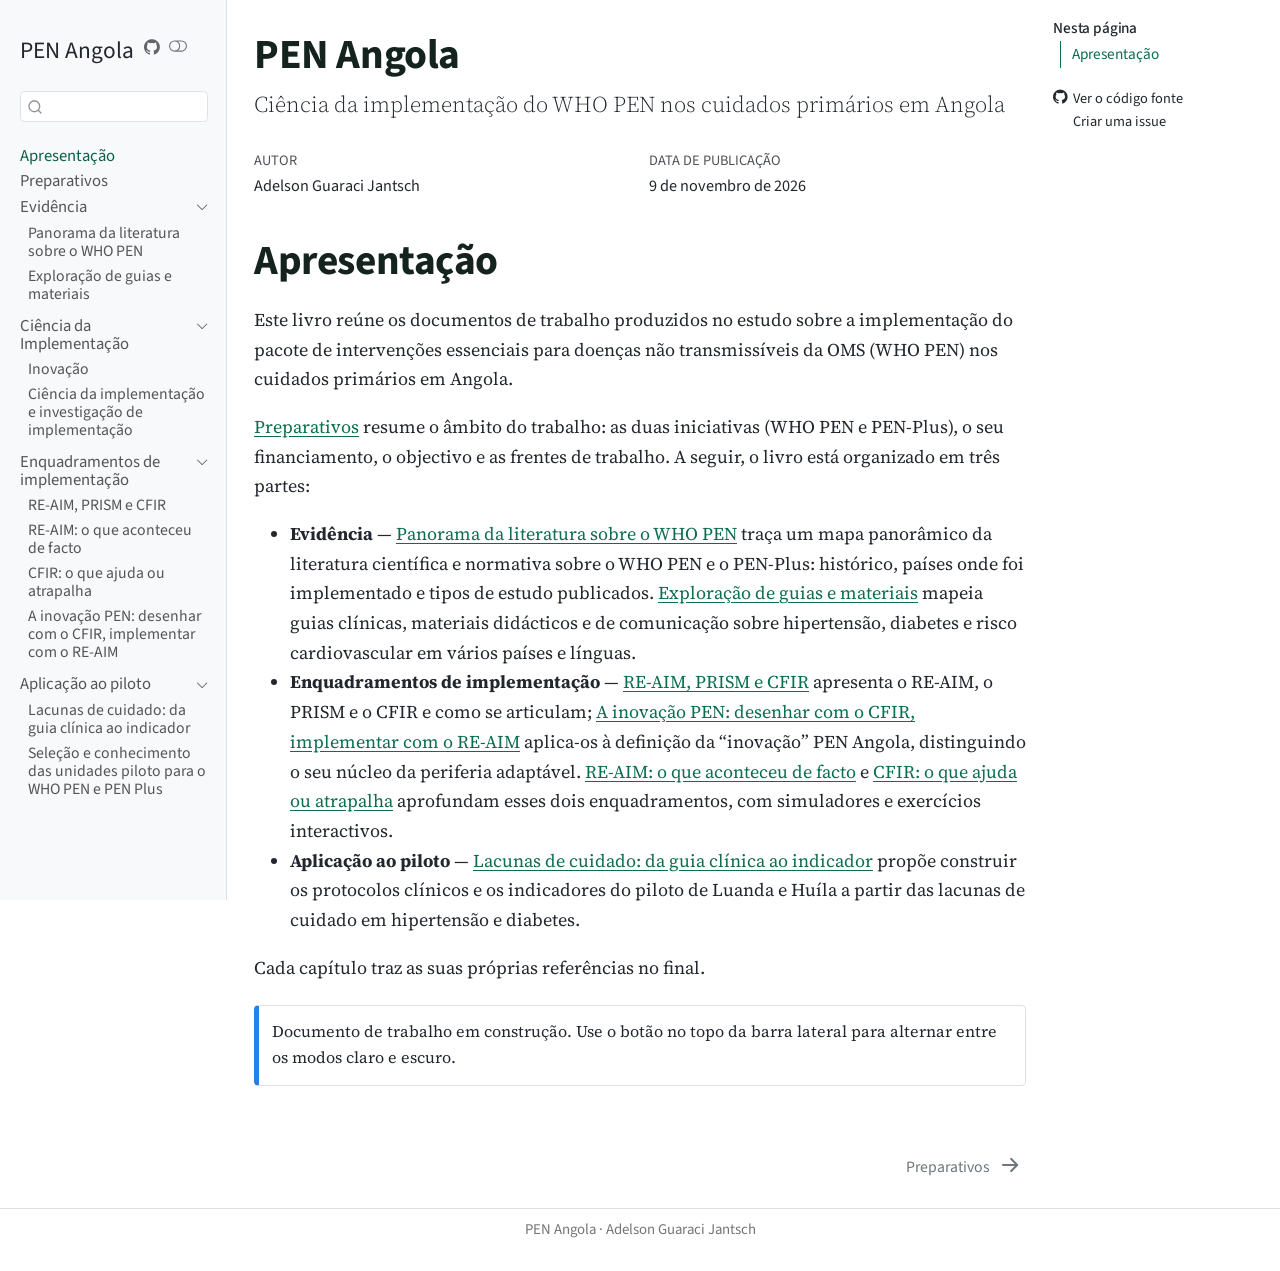
<file: index.html>
<!DOCTYPE html>
<html xmlns="http://www.w3.org/1999/xhtml" lang="pt" xml:lang="pt"><head>

<meta charset="utf-8">
<meta name="generator" content="quarto-1.6.42">

<meta name="viewport" content="width=device-width, initial-scale=1.0, user-scalable=yes">

<meta name="author" content="Adelson Guaraci Jantsch">

<title>PEN Angola</title>
<style>
code{white-space: pre-wrap;}
span.smallcaps{font-variant: small-caps;}
div.columns{display: flex; gap: min(4vw, 1.5em);}
div.column{flex: auto; overflow-x: auto;}
div.hanging-indent{margin-left: 1.5em; text-indent: -1.5em;}
ul.task-list{list-style: none;}
ul.task-list li input[type="checkbox"] {
  width: 0.8em;
  margin: 0 0.8em 0.2em -1em; /* quarto-specific, see https://github.com/quarto-dev/quarto-cli/issues/4556 */ 
  vertical-align: middle;
}
</style>


<script src="site_libs/quarto-nav/quarto-nav.js"></script>
<script src="site_libs/quarto-nav/headroom.min.js"></script>
<script src="site_libs/clipboard/clipboard.min.js"></script>
<script src="site_libs/quarto-search/autocomplete.umd.js"></script>
<script src="site_libs/quarto-search/fuse.min.js"></script>
<script src="site_libs/quarto-search/quarto-search.js"></script>
<meta name="quarto:offset" content="./">
<link href="./preparativos.html" rel="next">
<script src="site_libs/quarto-html/quarto.js"></script>
<script src="site_libs/quarto-html/popper.min.js"></script>
<script src="site_libs/quarto-html/tippy.umd.min.js"></script>
<script src="site_libs/quarto-html/anchor.min.js"></script>
<link href="site_libs/quarto-html/tippy.css" rel="stylesheet">
<link href="site_libs/quarto-html/quarto-syntax-highlighting-4861398f4ea4dd5626286ff060da9aaa.css" rel="stylesheet" class="quarto-color-scheme" id="quarto-text-highlighting-styles">
<link href="site_libs/quarto-html/quarto-syntax-highlighting-dark-8ec700a41a46c83acda2eba9f9d2be0c.css" rel="prefetch" class="quarto-color-scheme quarto-color-alternate" id="quarto-text-highlighting-styles">
<script src="site_libs/bootstrap/bootstrap.min.js"></script>
<link href="site_libs/bootstrap/bootstrap-icons.css" rel="stylesheet">
<link href="site_libs/bootstrap/bootstrap-f7fa54daab96ddf3f471d8b822569a91.min.css" rel="stylesheet" append-hash="true" class="quarto-color-scheme" id="quarto-bootstrap" data-mode="light">
<link href="site_libs/bootstrap/bootstrap-dark-57233b4793763523764f64a2e98dc056.min.css" rel="prefetch" append-hash="true" class="quarto-color-scheme quarto-color-alternate" id="quarto-bootstrap" data-mode="dark">
<script id="quarto-search-options" type="application/json">{
  "location": "sidebar",
  "copy-button": false,
  "collapse-after": 3,
  "panel-placement": "start",
  "type": "textbox",
  "limit": 50,
  "keyboard-shortcut": [
    "f",
    "/",
    "s"
  ],
  "show-item-context": false,
  "language": {
    "search-no-results-text": "Nenhum resultado",
    "search-matching-documents-text": "documentos correspondentes",
    "search-copy-link-title": "Copiar link para a busca",
    "search-hide-matches-text": "Esconder correspondências adicionais",
    "search-more-match-text": "mais correspondência neste documento",
    "search-more-matches-text": "mais correspondências neste documento",
    "search-clear-button-title": "Limpar",
    "search-text-placeholder": "",
    "search-detached-cancel-button-title": "Cancelar",
    "search-submit-button-title": "Enviar",
    "search-label": "Procurar"
  }
}</script>
<style>html{ scroll-behavior: smooth; }</style>


</head>

<body class="nav-sidebar docked">

<div id="quarto-search-results"></div>
  <header id="quarto-header" class="headroom fixed-top">
  <nav class="quarto-secondary-nav">
    <div class="container-fluid d-flex">
      <button type="button" class="quarto-btn-toggle btn" data-bs-toggle="collapse" role="button" data-bs-target=".quarto-sidebar-collapse-item" aria-controls="quarto-sidebar" aria-expanded="false" aria-label="Alternar barra lateral" onclick="if (window.quartoToggleHeadroom) { window.quartoToggleHeadroom(); }">
        <i class="bi bi-layout-text-sidebar-reverse"></i>
      </button>
        <nav class="quarto-page-breadcrumbs" aria-label="breadcrumb"><ol class="breadcrumb"><li class="breadcrumb-item"><a href="./index.html">Apresentação</a></li></ol></nav>
        <a class="flex-grow-1" role="navigation" data-bs-toggle="collapse" data-bs-target=".quarto-sidebar-collapse-item" aria-controls="quarto-sidebar" aria-expanded="false" aria-label="Alternar barra lateral" onclick="if (window.quartoToggleHeadroom) { window.quartoToggleHeadroom(); }">      
        </a>
      <button type="button" class="btn quarto-search-button" aria-label="Procurar" onclick="window.quartoOpenSearch();">
        <i class="bi bi-search"></i>
      </button>
    </div>
  </nav>
</header>
<!-- content -->
<div id="quarto-content" class="quarto-container page-columns page-rows-contents page-layout-article">
<!-- sidebar -->
  <nav id="quarto-sidebar" class="sidebar collapse collapse-horizontal quarto-sidebar-collapse-item sidebar-navigation docked overflow-auto">
    <div class="pt-lg-2 mt-2 text-left sidebar-header">
    <div class="sidebar-title mb-0 py-0">
      <a href="./">PEN Angola</a> 
        <div class="sidebar-tools-main">
    <a href="https://github.com/filustrias/PEN_Angola" title="Código fonte" class="quarto-navigation-tool px-1" aria-label="Código fonte"><i class="bi bi-github"></i></a>
  <a href="" class="quarto-color-scheme-toggle quarto-navigation-tool  px-1" onclick="window.quartoToggleColorScheme(); return false;" title="Alternar modo escuro"><i class="bi"></i></a>
</div>
    </div>
      </div>
        <div class="mt-2 flex-shrink-0 align-items-center">
        <div class="sidebar-search">
        <div id="quarto-search" class="" title="Procurar"></div>
        </div>
        </div>
    <div class="sidebar-menu-container"> 
    <ul class="list-unstyled mt-1">
        <li class="sidebar-item">
  <div class="sidebar-item-container"> 
  <a href="./index.html" class="sidebar-item-text sidebar-link active">
 <span class="menu-text">Apresentação</span></a>
  </div>
</li>
        <li class="sidebar-item">
  <div class="sidebar-item-container"> 
  <a href="./preparativos.html" class="sidebar-item-text sidebar-link"><span class="chapter-title">Preparativos</span></a>
  </div>
</li>
        <li class="sidebar-item sidebar-item-section">
      <div class="sidebar-item-container"> 
            <a class="sidebar-item-text sidebar-link text-start" data-bs-toggle="collapse" data-bs-target="#quarto-sidebar-section-1" role="navigation" aria-expanded="true">
 <span class="menu-text">Evidência</span></a>
          <a class="sidebar-item-toggle text-start" data-bs-toggle="collapse" data-bs-target="#quarto-sidebar-section-1" role="navigation" aria-expanded="true" aria-label="Alternar seção">
            <i class="bi bi-chevron-right ms-2"></i>
          </a> 
      </div>
      <ul id="quarto-sidebar-section-1" class="collapse list-unstyled sidebar-section depth1 show">  
          <li class="sidebar-item">
  <div class="sidebar-item-container"> 
  <a href="./panorama-literatura-pen.html" class="sidebar-item-text sidebar-link"><span class="chapter-title">Panorama da literatura sobre o WHO PEN</span></a>
  </div>
</li>
          <li class="sidebar-item">
  <div class="sidebar-item-container"> 
  <a href="./exploracao-guias-materiais.html" class="sidebar-item-text sidebar-link"><span class="chapter-title">Exploração de guias e materiais</span></a>
  </div>
</li>
      </ul>
  </li>
        <li class="sidebar-item sidebar-item-section">
      <div class="sidebar-item-container"> 
            <a class="sidebar-item-text sidebar-link text-start" data-bs-toggle="collapse" data-bs-target="#quarto-sidebar-section-2" role="navigation" aria-expanded="true">
 <span class="menu-text">Ciência da Implementação</span></a>
          <a class="sidebar-item-toggle text-start" data-bs-toggle="collapse" data-bs-target="#quarto-sidebar-section-2" role="navigation" aria-expanded="true" aria-label="Alternar seção">
            <i class="bi bi-chevron-right ms-2"></i>
          </a> 
      </div>
      <ul id="quarto-sidebar-section-2" class="collapse list-unstyled sidebar-section depth1 show">  
          <li class="sidebar-item">
  <div class="sidebar-item-container"> 
  <a href="./inovacao.html" class="sidebar-item-text sidebar-link"><span class="chapter-title">Inovação</span></a>
  </div>
</li>
          <li class="sidebar-item">
  <div class="sidebar-item-container"> 
  <a href="./ciencia-implementacao.html" class="sidebar-item-text sidebar-link"><span class="chapter-title">Ciência da implementação e investigação de implementação</span></a>
  </div>
</li>
      </ul>
  </li>
        <li class="sidebar-item sidebar-item-section">
      <div class="sidebar-item-container"> 
            <a class="sidebar-item-text sidebar-link text-start" data-bs-toggle="collapse" data-bs-target="#quarto-sidebar-section-3" role="navigation" aria-expanded="true">
 <span class="menu-text">Enquadramentos de implementação</span></a>
          <a class="sidebar-item-toggle text-start" data-bs-toggle="collapse" data-bs-target="#quarto-sidebar-section-3" role="navigation" aria-expanded="true" aria-label="Alternar seção">
            <i class="bi bi-chevron-right ms-2"></i>
          </a> 
      </div>
      <ul id="quarto-sidebar-section-3" class="collapse list-unstyled sidebar-section depth1 show">  
          <li class="sidebar-item">
  <div class="sidebar-item-container"> 
  <a href="./reaim-prism-cfir-pen-angola.html" class="sidebar-item-text sidebar-link"><span class="chapter-title">RE-AIM, PRISM e CFIR</span></a>
  </div>
</li>
          <li class="sidebar-item">
  <div class="sidebar-item-container"> 
  <a href="./reaim.html" class="sidebar-item-text sidebar-link"><span class="chapter-title">RE-AIM: o que aconteceu de facto</span></a>
  </div>
</li>
          <li class="sidebar-item">
  <div class="sidebar-item-container"> 
  <a href="./cfir.html" class="sidebar-item-text sidebar-link"><span class="chapter-title">CFIR: o que ajuda ou atrapalha</span></a>
  </div>
</li>
          <li class="sidebar-item">
  <div class="sidebar-item-container"> 
  <a href="./cfir-reaim-desenho-pen.html" class="sidebar-item-text sidebar-link"><span class="chapter-title">A inovação PEN: desenhar com o CFIR, implementar com o RE-AIM</span></a>
  </div>
</li>
      </ul>
  </li>
        <li class="sidebar-item sidebar-item-section">
      <div class="sidebar-item-container"> 
            <a class="sidebar-item-text sidebar-link text-start" data-bs-toggle="collapse" data-bs-target="#quarto-sidebar-section-4" role="navigation" aria-expanded="true">
 <span class="menu-text">Aplicação ao piloto</span></a>
          <a class="sidebar-item-toggle text-start" data-bs-toggle="collapse" data-bs-target="#quarto-sidebar-section-4" role="navigation" aria-expanded="true" aria-label="Alternar seção">
            <i class="bi bi-chevron-right ms-2"></i>
          </a> 
      </div>
      <ul id="quarto-sidebar-section-4" class="collapse list-unstyled sidebar-section depth1 show">  
          <li class="sidebar-item">
  <div class="sidebar-item-container"> 
  <a href="./lacunas-de-cuidado-pen-angola.html" class="sidebar-item-text sidebar-link"><span class="chapter-title">Lacunas de cuidado: da guia clínica ao indicador</span></a>
  </div>
</li>
          <li class="sidebar-item">
  <div class="sidebar-item-container"> 
  <a href="./guiao-unidades-piloto.html" class="sidebar-item-text sidebar-link"><span class="chapter-title">Seleção e conhecimento das unidades piloto para o WHO PEN e PEN Plus</span></a>
  </div>
</li>
      </ul>
  </li>
    </ul>
    </div>
</nav>
<div id="quarto-sidebar-glass" class="quarto-sidebar-collapse-item" data-bs-toggle="collapse" data-bs-target=".quarto-sidebar-collapse-item"></div>
<!-- margin-sidebar -->
    <div id="quarto-margin-sidebar" class="sidebar margin-sidebar">
        <nav id="TOC" role="doc-toc" class="toc-active">
    <h2 id="toc-title">Nesta página</h2>
   
  <ul>
  <li><a href="#apresentação" id="toc-apresentação" class="nav-link active" data-scroll-target="#apresentação">Apresentação</a></li>
  </ul>
<div class="toc-actions"><ul><li><a href="https://github.com/filustrias/PEN_Angola/blob/main/index.qmd" class="toc-action"><i class="bi bi-github"></i>Ver o código fonte</a></li><li><a href="https://github.com/filustrias/PEN_Angola/issues/new" class="toc-action"><i class="bi empty"></i>Criar uma issue</a></li></ul></div></nav>
    </div>
<!-- main -->
<main class="content" id="quarto-document-content">

<header id="title-block-header" class="quarto-title-block default">
<div class="quarto-title">
<h1 class="title">PEN Angola</h1>
<p class="subtitle lead">Ciência da implementação do WHO PEN nos cuidados primários em Angola</p>
</div>



<div class="quarto-title-meta">

    <div>
    <div class="quarto-title-meta-heading">Autor</div>
    <div class="quarto-title-meta-contents">
             <p>Adelson Guaraci Jantsch </p>
          </div>
  </div>
    
    <div>
    <div class="quarto-title-meta-heading">Data de Publicação</div>
    <div class="quarto-title-meta-contents">
      <p class="date">9 de novembro de 2026</p>
    </div>
  </div>
  
    
  </div>
  


</header>


<section id="apresentação" class="level1 unnumbered">
<h1 class="unnumbered">Apresentação</h1>
<p>Este livro reúne os documentos de trabalho produzidos no estudo sobre a implementação do pacote de intervenções essenciais para doenças não transmissíveis da OMS (WHO PEN) nos cuidados primários em Angola.</p>
<p><a href="preparativos.html" class="quarto-xref"><span>Preparativos</span></a> resume o âmbito do trabalho: as duas iniciativas (WHO PEN e PEN-Plus), o seu financiamento, o objectivo e as frentes de trabalho. A seguir, o livro está organizado em três partes:</p>
<ul>
<li><strong>Evidência</strong> — <a href="panorama-literatura-pen.html" class="quarto-xref"><span>Panorama da literatura sobre o WHO PEN</span></a> traça um mapa panorâmico da literatura científica e normativa sobre o WHO PEN e o PEN-Plus: histórico, países onde foi implementado e tipos de estudo publicados. <a href="exploracao-guias-materiais.html" class="quarto-xref"><span>Exploração de guias e materiais</span></a> mapeia guias clínicas, materiais didácticos e de comunicação sobre hipertensão, diabetes e risco cardiovascular em vários países e línguas.</li>
<li><strong>Enquadramentos de implementação</strong> — <a href="reaim-prism-cfir-pen-angola.html" class="quarto-xref"><span>RE-AIM, PRISM e CFIR</span></a> apresenta o RE-AIM, o PRISM e o CFIR e como se articulam; <a href="cfir-reaim-desenho-pen.html" class="quarto-xref"><span>A inovação PEN: desenhar com o CFIR, implementar com o RE-AIM</span></a> aplica-os à definição da “inovação” PEN Angola, distinguindo o seu núcleo da periferia adaptável. <a href="reaim.html" class="quarto-xref"><span>RE-AIM: o que aconteceu de facto</span></a> e <a href="cfir.html" class="quarto-xref"><span>CFIR: o que ajuda ou atrapalha</span></a> aprofundam esses dois enquadramentos, com simuladores e exercícios interactivos.</li>
<li><strong>Aplicação ao piloto</strong> — <a href="lacunas-de-cuidado-pen-angola.html" class="quarto-xref"><span>Lacunas de cuidado: da guia clínica ao indicador</span></a> propõe construir os protocolos clínicos e os indicadores do piloto de Luanda e Huíla a partir das lacunas de cuidado em hipertensão e diabetes.</li>
</ul>
<p>Cada capítulo traz as suas próprias referências no final.</p>
<div class="callout callout-style-simple callout-note no-icon">
<div class="callout-body d-flex">
<div class="callout-icon-container">
<i class="callout-icon no-icon"></i>
</div>
<div class="callout-body-container">
<p>Documento de trabalho em construção. Use o botão no topo da barra lateral para alternar entre os modos claro e escuro.</p>
</div>
</div>
</div>


</section>

</main> <!-- /main -->
<script id="quarto-html-after-body" type="application/javascript">
window.document.addEventListener("DOMContentLoaded", function (event) {
  const toggleBodyColorMode = (bsSheetEl) => {
    const mode = bsSheetEl.getAttribute("data-mode");
    const bodyEl = window.document.querySelector("body");
    if (mode === "dark") {
      bodyEl.classList.add("quarto-dark");
      bodyEl.classList.remove("quarto-light");
    } else {
      bodyEl.classList.add("quarto-light");
      bodyEl.classList.remove("quarto-dark");
    }
  }
  const toggleBodyColorPrimary = () => {
    const bsSheetEl = window.document.querySelector("link#quarto-bootstrap");
    if (bsSheetEl) {
      toggleBodyColorMode(bsSheetEl);
    }
  }
  toggleBodyColorPrimary();  
  const disableStylesheet = (stylesheets) => {
    for (let i=0; i < stylesheets.length; i++) {
      const stylesheet = stylesheets[i];
      stylesheet.rel = 'prefetch';
    }
  }
  const enableStylesheet = (stylesheets) => {
    for (let i=0; i < stylesheets.length; i++) {
      const stylesheet = stylesheets[i];
      stylesheet.rel = 'stylesheet';
    }
  }
  const manageTransitions = (selector, allowTransitions) => {
    const els = window.document.querySelectorAll(selector);
    for (let i=0; i < els.length; i++) {
      const el = els[i];
      if (allowTransitions) {
        el.classList.remove('notransition');
      } else {
        el.classList.add('notransition');
      }
    }
  }
  const toggleGiscusIfUsed = (isAlternate, darkModeDefault) => {
    const baseTheme = document.querySelector('#giscus-base-theme')?.value ?? 'light';
    const alternateTheme = document.querySelector('#giscus-alt-theme')?.value ?? 'dark';
    let newTheme = '';
    if(darkModeDefault) {
      newTheme = isAlternate ? baseTheme : alternateTheme;
    } else {
      newTheme = isAlternate ? alternateTheme : baseTheme;
    }
    const changeGiscusTheme = () => {
      // From: https://github.com/giscus/giscus/issues/336
      const sendMessage = (message) => {
        const iframe = document.querySelector('iframe.giscus-frame');
        if (!iframe) return;
        iframe.contentWindow.postMessage({ giscus: message }, 'https://giscus.app');
      }
      sendMessage({
        setConfig: {
          theme: newTheme
        }
      });
    }
    const isGiscussLoaded = window.document.querySelector('iframe.giscus-frame') !== null;
    if (isGiscussLoaded) {
      changeGiscusTheme();
    }
  }
  const toggleColorMode = (alternate) => {
    // Switch the stylesheets
    const alternateStylesheets = window.document.querySelectorAll('link.quarto-color-scheme.quarto-color-alternate');
    manageTransitions('#quarto-margin-sidebar .nav-link', false);
    if (alternate) {
      enableStylesheet(alternateStylesheets);
      for (const sheetNode of alternateStylesheets) {
        if (sheetNode.id === "quarto-bootstrap") {
          toggleBodyColorMode(sheetNode);
        }
      }
    } else {
      disableStylesheet(alternateStylesheets);
      toggleBodyColorPrimary();
    }
    manageTransitions('#quarto-margin-sidebar .nav-link', true);
    // Switch the toggles
    const toggles = window.document.querySelectorAll('.quarto-color-scheme-toggle');
    for (let i=0; i < toggles.length; i++) {
      const toggle = toggles[i];
      if (toggle) {
        if (alternate) {
          toggle.classList.add("alternate");     
        } else {
          toggle.classList.remove("alternate");
        }
      }
    }
    // Hack to workaround the fact that safari doesn't
    // properly recolor the scrollbar when toggling (#1455)
    if (navigator.userAgent.indexOf('Safari') > 0 && navigator.userAgent.indexOf('Chrome') == -1) {
      manageTransitions("body", false);
      window.scrollTo(0, 1);
      setTimeout(() => {
        window.scrollTo(0, 0);
        manageTransitions("body", true);
      }, 40);  
    }
  }
  const isFileUrl = () => { 
    return window.location.protocol === 'file:';
  }
  const hasAlternateSentinel = () => {  
    let styleSentinel = getColorSchemeSentinel();
    if (styleSentinel !== null) {
      return styleSentinel === "alternate";
    } else {
      return false;
    }
  }
  const setStyleSentinel = (alternate) => {
    const value = alternate ? "alternate" : "default";
    if (!isFileUrl()) {
      window.localStorage.setItem("quarto-color-scheme", value);
    } else {
      localAlternateSentinel = value;
    }
  }
  const getColorSchemeSentinel = () => {
    if (!isFileUrl()) {
      const storageValue = window.localStorage.getItem("quarto-color-scheme");
      return storageValue != null ? storageValue : localAlternateSentinel;
    } else {
      return localAlternateSentinel;
    }
  }
  const darkModeDefault = false;
  let localAlternateSentinel = darkModeDefault ? 'alternate' : 'default';
  // Dark / light mode switch
  window.quartoToggleColorScheme = () => {
    // Read the current dark / light value 
    let toAlternate = !hasAlternateSentinel();
    toggleColorMode(toAlternate);
    setStyleSentinel(toAlternate);
    toggleGiscusIfUsed(toAlternate, darkModeDefault);
  };
  // Ensure there is a toggle, if there isn't float one in the top right
  if (window.document.querySelector('.quarto-color-scheme-toggle') === null) {
    const a = window.document.createElement('a');
    a.classList.add('top-right');
    a.classList.add('quarto-color-scheme-toggle');
    a.href = "";
    a.onclick = function() { try { window.quartoToggleColorScheme(); } catch {} return false; };
    const i = window.document.createElement("i");
    i.classList.add('bi');
    a.appendChild(i);
    window.document.body.appendChild(a);
  }
  // Switch to dark mode if need be
  if (hasAlternateSentinel()) {
    toggleColorMode(true);
  } else {
    toggleColorMode(false);
  }
  const icon = "";
  const anchorJS = new window.AnchorJS();
  anchorJS.options = {
    placement: 'right',
    icon: icon
  };
  anchorJS.add('.anchored');
  const isCodeAnnotation = (el) => {
    for (const clz of el.classList) {
      if (clz.startsWith('code-annotation-')) {                     
        return true;
      }
    }
    return false;
  }
  const onCopySuccess = function(e) {
    // button target
    const button = e.trigger;
    // don't keep focus
    button.blur();
    // flash "checked"
    button.classList.add('code-copy-button-checked');
    var currentTitle = button.getAttribute("title");
    button.setAttribute("title", "Copiada");
    let tooltip;
    if (window.bootstrap) {
      button.setAttribute("data-bs-toggle", "tooltip");
      button.setAttribute("data-bs-placement", "left");
      button.setAttribute("data-bs-title", "Copiada");
      tooltip = new bootstrap.Tooltip(button, 
        { trigger: "manual", 
          customClass: "code-copy-button-tooltip",
          offset: [0, -8]});
      tooltip.show();    
    }
    setTimeout(function() {
      if (tooltip) {
        tooltip.hide();
        button.removeAttribute("data-bs-title");
        button.removeAttribute("data-bs-toggle");
        button.removeAttribute("data-bs-placement");
      }
      button.setAttribute("title", currentTitle);
      button.classList.remove('code-copy-button-checked');
    }, 1000);
    // clear code selection
    e.clearSelection();
  }
  const getTextToCopy = function(trigger) {
      const codeEl = trigger.previousElementSibling.cloneNode(true);
      for (const childEl of codeEl.children) {
        if (isCodeAnnotation(childEl)) {
          childEl.remove();
        }
      }
      return codeEl.innerText;
  }
  const clipboard = new window.ClipboardJS('.code-copy-button:not([data-in-quarto-modal])', {
    text: getTextToCopy
  });
  clipboard.on('success', onCopySuccess);
  if (window.document.getElementById('quarto-embedded-source-code-modal')) {
    const clipboardModal = new window.ClipboardJS('.code-copy-button[data-in-quarto-modal]', {
      text: getTextToCopy,
      container: window.document.getElementById('quarto-embedded-source-code-modal')
    });
    clipboardModal.on('success', onCopySuccess);
  }
    var localhostRegex = new RegExp(/^(?:http|https):\/\/localhost\:?[0-9]*\//);
    var mailtoRegex = new RegExp(/^mailto:/);
      var filterRegex = new RegExp("^(?:http:|https:)\/\/filustrias\.github\.io\/PEN_Angola\/");
    var isInternal = (href) => {
        return filterRegex.test(href) || localhostRegex.test(href) || mailtoRegex.test(href);
    }
    // Inspect non-navigation links and adorn them if external
 	var links = window.document.querySelectorAll('a[href]:not(.nav-link):not(.navbar-brand):not(.toc-action):not(.sidebar-link):not(.sidebar-item-toggle):not(.pagination-link):not(.no-external):not([aria-hidden]):not(.dropdown-item):not(.quarto-navigation-tool):not(.about-link)');
    for (var i=0; i<links.length; i++) {
      const link = links[i];
      if (!isInternal(link.href)) {
        // undo the damage that might have been done by quarto-nav.js in the case of
        // links that we want to consider external
        if (link.dataset.originalHref !== undefined) {
          link.href = link.dataset.originalHref;
        }
          // target, if specified
          link.setAttribute("target", "_blank");
          if (link.getAttribute("rel") === null) {
            link.setAttribute("rel", "noopener");
          }
      }
    }
  function tippyHover(el, contentFn, onTriggerFn, onUntriggerFn) {
    const config = {
      allowHTML: true,
      maxWidth: 500,
      delay: 100,
      arrow: false,
      appendTo: function(el) {
          return el.parentElement;
      },
      interactive: true,
      interactiveBorder: 10,
      theme: 'quarto',
      placement: 'bottom-start',
    };
    if (contentFn) {
      config.content = contentFn;
    }
    if (onTriggerFn) {
      config.onTrigger = onTriggerFn;
    }
    if (onUntriggerFn) {
      config.onUntrigger = onUntriggerFn;
    }
    window.tippy(el, config); 
  }
      let selectedAnnoteEl;
      const selectorForAnnotation = ( cell, annotation) => {
        let cellAttr = 'data-code-cell="' + cell + '"';
        let lineAttr = 'data-code-annotation="' +  annotation + '"';
        const selector = 'span[' + cellAttr + '][' + lineAttr + ']';
        return selector;
      }
      const selectCodeLines = (annoteEl) => {
        const doc = window.document;
        const targetCell = annoteEl.getAttribute("data-target-cell");
        const targetAnnotation = annoteEl.getAttribute("data-target-annotation");
        const annoteSpan = window.document.querySelector(selectorForAnnotation(targetCell, targetAnnotation));
        const lines = annoteSpan.getAttribute("data-code-lines").split(",");
        const lineIds = lines.map((line) => {
          return targetCell + "-" + line;
        })
        let top = null;
        let height = null;
        let parent = null;
        if (lineIds.length > 0) {
            //compute the position of the single el (top and bottom and make a div)
            const el = window.document.getElementById(lineIds[0]);
            top = el.offsetTop;
            height = el.offsetHeight;
            parent = el.parentElement.parentElement;
          if (lineIds.length > 1) {
            const lastEl = window.document.getElementById(lineIds[lineIds.length - 1]);
            const bottom = lastEl.offsetTop + lastEl.offsetHeight;
            height = bottom - top;
          }
          if (top !== null && height !== null && parent !== null) {
            // cook up a div (if necessary) and position it 
            let div = window.document.getElementById("code-annotation-line-highlight");
            if (div === null) {
              div = window.document.createElement("div");
              div.setAttribute("id", "code-annotation-line-highlight");
              div.style.position = 'absolute';
              parent.appendChild(div);
            }
            div.style.top = top - 2 + "px";
            div.style.height = height + 4 + "px";
            div.style.left = 0;
            let gutterDiv = window.document.getElementById("code-annotation-line-highlight-gutter");
            if (gutterDiv === null) {
              gutterDiv = window.document.createElement("div");
              gutterDiv.setAttribute("id", "code-annotation-line-highlight-gutter");
              gutterDiv.style.position = 'absolute';
              const codeCell = window.document.getElementById(targetCell);
              const gutter = codeCell.querySelector('.code-annotation-gutter');
              gutter.appendChild(gutterDiv);
            }
            gutterDiv.style.top = top - 2 + "px";
            gutterDiv.style.height = height + 4 + "px";
          }
          selectedAnnoteEl = annoteEl;
        }
      };
      const unselectCodeLines = () => {
        const elementsIds = ["code-annotation-line-highlight", "code-annotation-line-highlight-gutter"];
        elementsIds.forEach((elId) => {
          const div = window.document.getElementById(elId);
          if (div) {
            div.remove();
          }
        });
        selectedAnnoteEl = undefined;
      };
        // Handle positioning of the toggle
    window.addEventListener(
      "resize",
      throttle(() => {
        elRect = undefined;
        if (selectedAnnoteEl) {
          selectCodeLines(selectedAnnoteEl);
        }
      }, 10)
    );
    function throttle(fn, ms) {
    let throttle = false;
    let timer;
      return (...args) => {
        if(!throttle) { // first call gets through
            fn.apply(this, args);
            throttle = true;
        } else { // all the others get throttled
            if(timer) clearTimeout(timer); // cancel #2
            timer = setTimeout(() => {
              fn.apply(this, args);
              timer = throttle = false;
            }, ms);
        }
      };
    }
      // Attach click handler to the DT
      const annoteDls = window.document.querySelectorAll('dt[data-target-cell]');
      for (const annoteDlNode of annoteDls) {
        annoteDlNode.addEventListener('click', (event) => {
          const clickedEl = event.target;
          if (clickedEl !== selectedAnnoteEl) {
            unselectCodeLines();
            const activeEl = window.document.querySelector('dt[data-target-cell].code-annotation-active');
            if (activeEl) {
              activeEl.classList.remove('code-annotation-active');
            }
            selectCodeLines(clickedEl);
            clickedEl.classList.add('code-annotation-active');
          } else {
            // Unselect the line
            unselectCodeLines();
            clickedEl.classList.remove('code-annotation-active');
          }
        });
      }
});
</script>
<nav class="page-navigation">
  <div class="nav-page nav-page-previous">
  </div>
  <div class="nav-page nav-page-next">
      <a href="./preparativos.html" class="pagination-link" aria-label="Preparativos">
        <span class="nav-page-text"><span class="chapter-title">Preparativos</span></span> <i class="bi bi-arrow-right-short"></i>
      </a>
  </div>
</nav>
</div> <!-- /content -->
<footer class="footer">
  <div class="nav-footer">
    <div class="nav-footer-left">
      &nbsp;
    </div>   
    <div class="nav-footer-center">
<p>PEN Angola · Adelson Guaraci Jantsch</p>
<div class="toc-actions d-sm-block d-md-none"><ul><li><a href="https://github.com/filustrias/PEN_Angola/blob/main/index.qmd" class="toc-action"><i class="bi bi-github"></i>Ver o código fonte</a></li><li><a href="https://github.com/filustrias/PEN_Angola/issues/new" class="toc-action"><i class="bi empty"></i>Criar uma issue</a></li></ul></div></div>
    <div class="nav-footer-right">
      &nbsp;
    </div>
  </div>
</footer>




<script src="site_libs/quarto-html/zenscroll-min.js"></script>
</body></html>
</file>
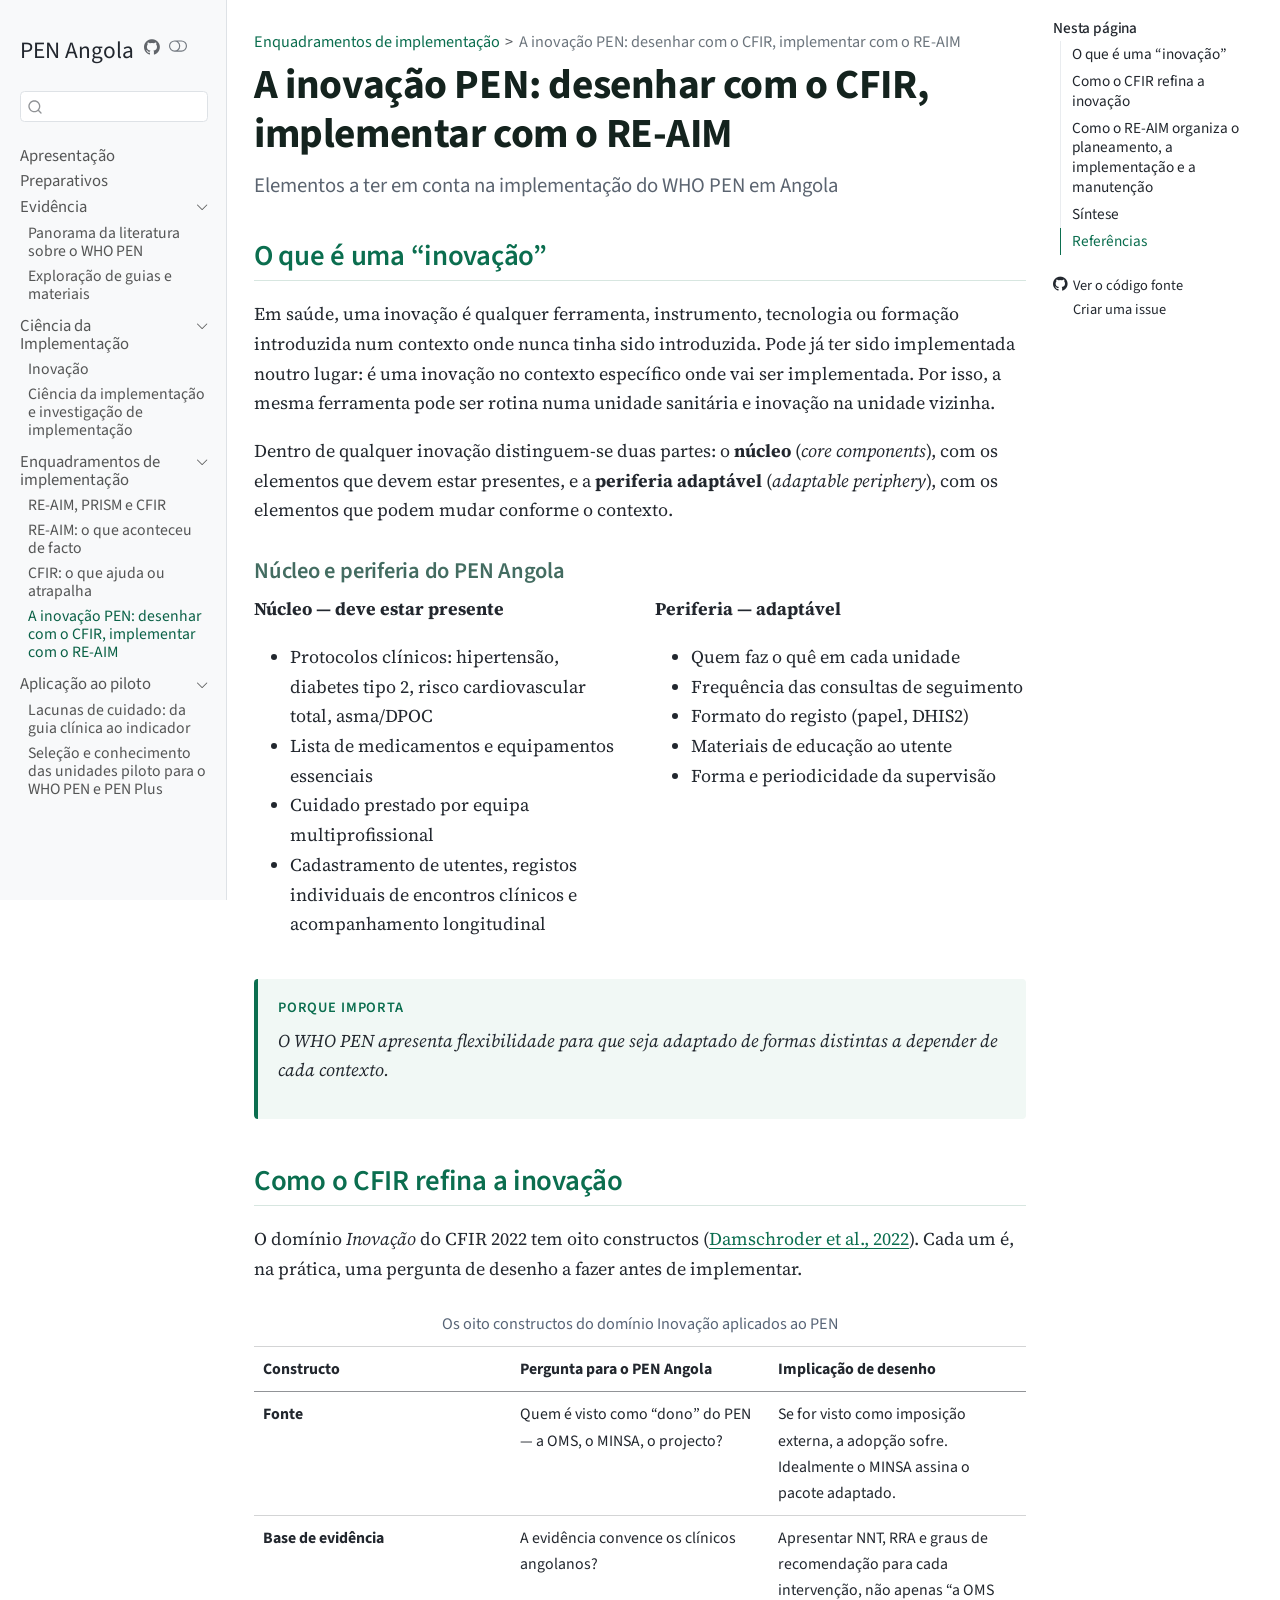
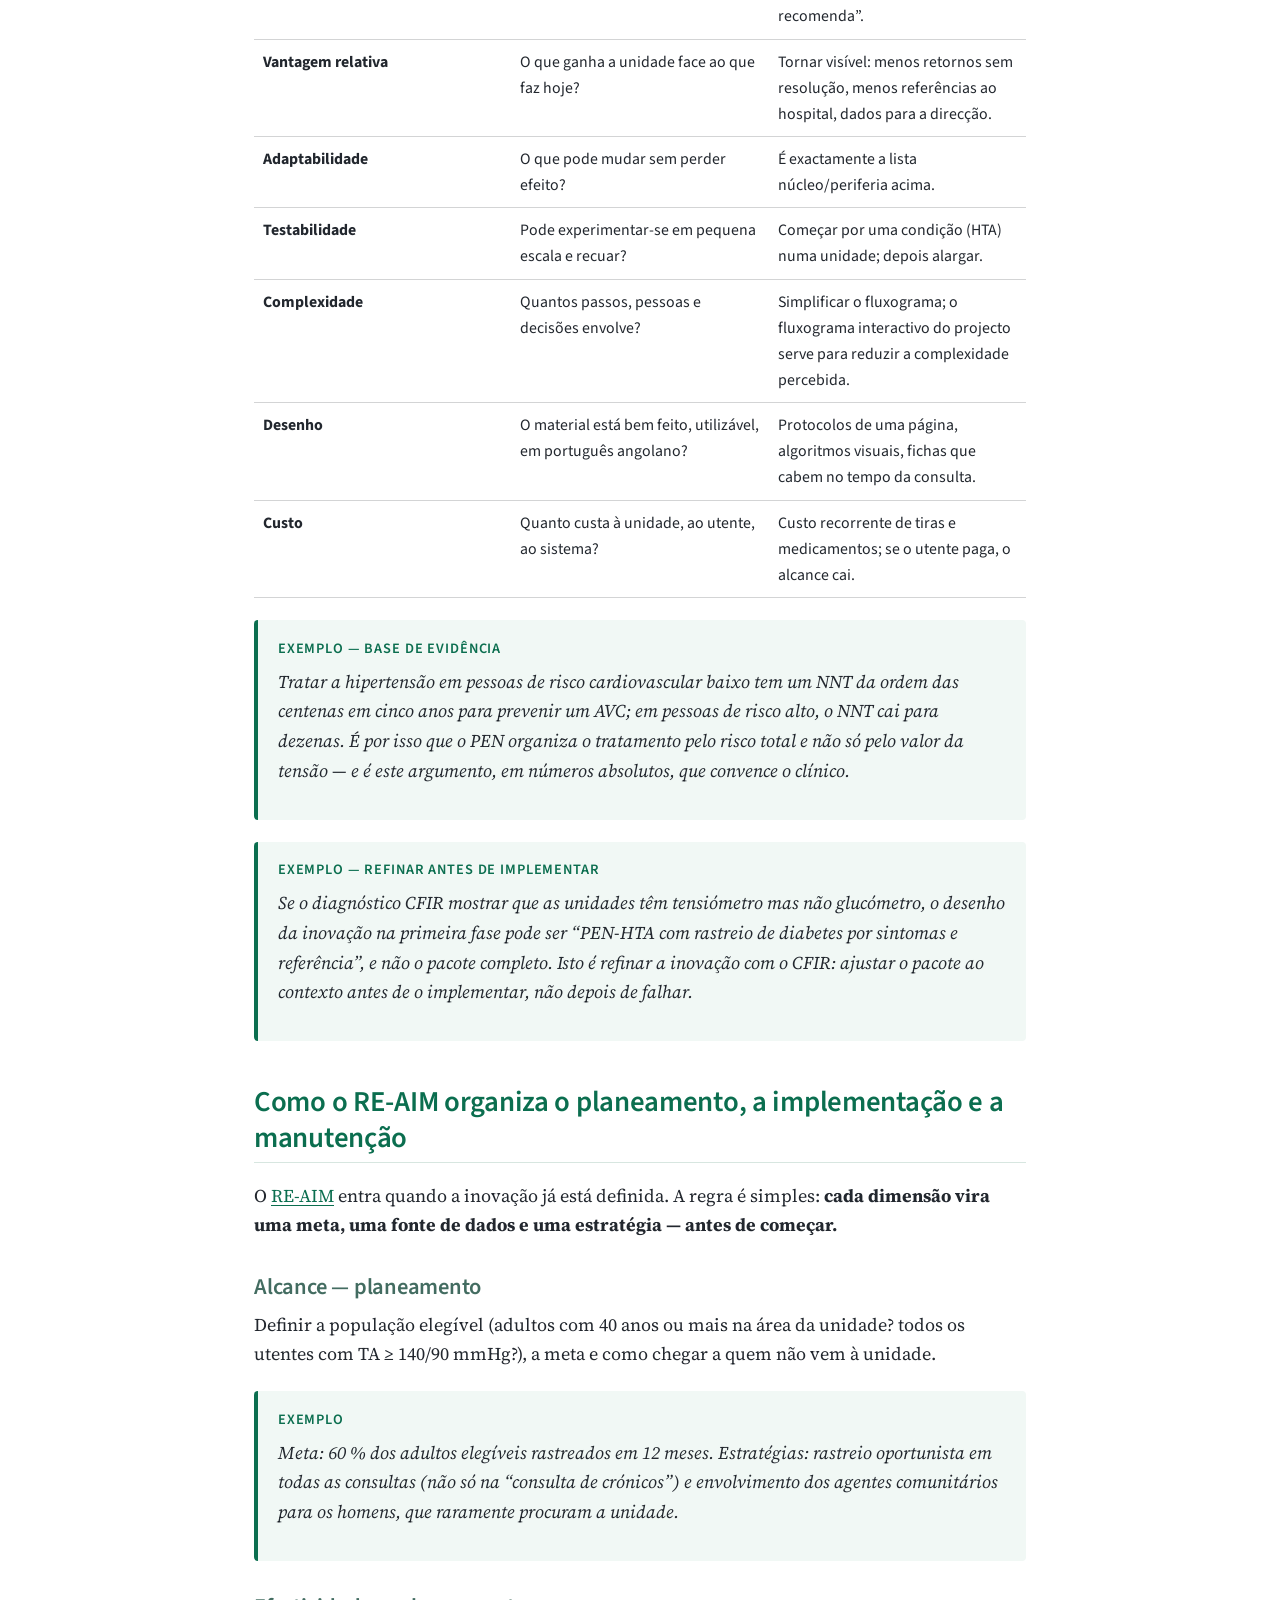
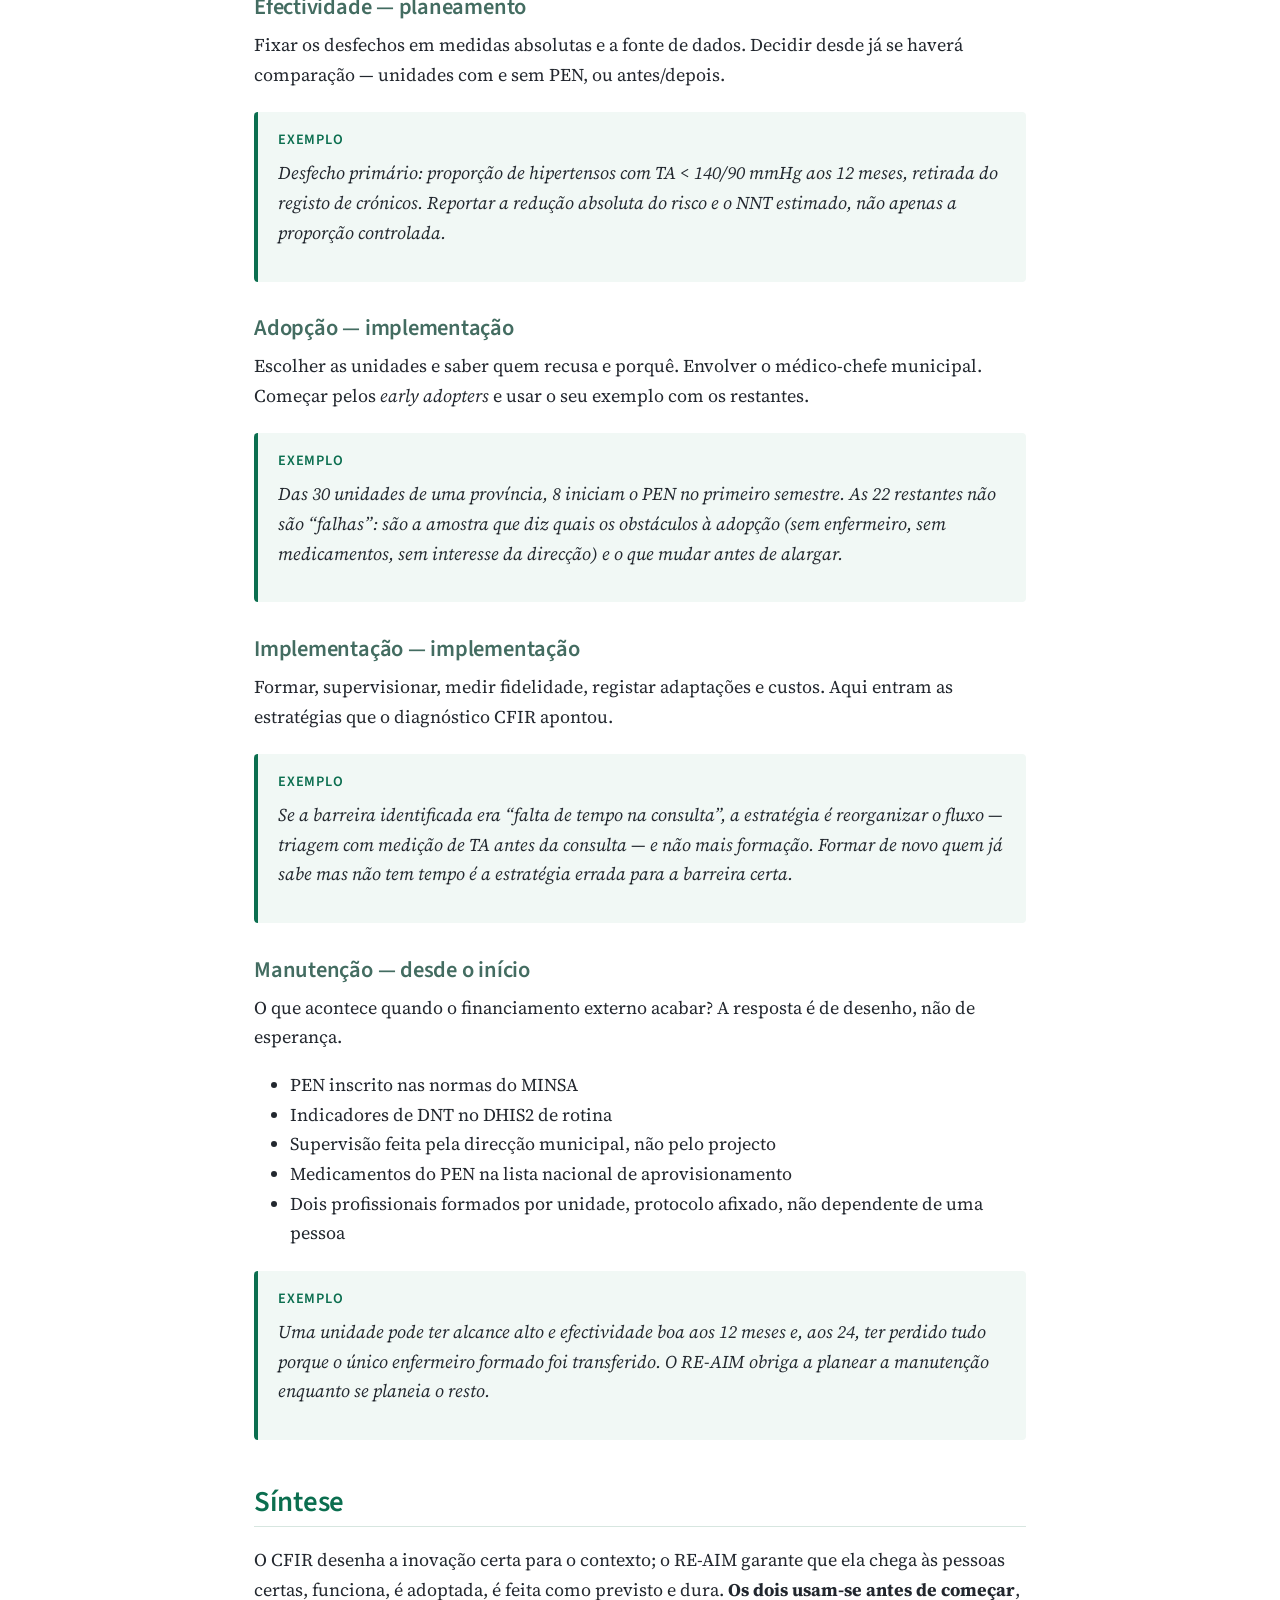
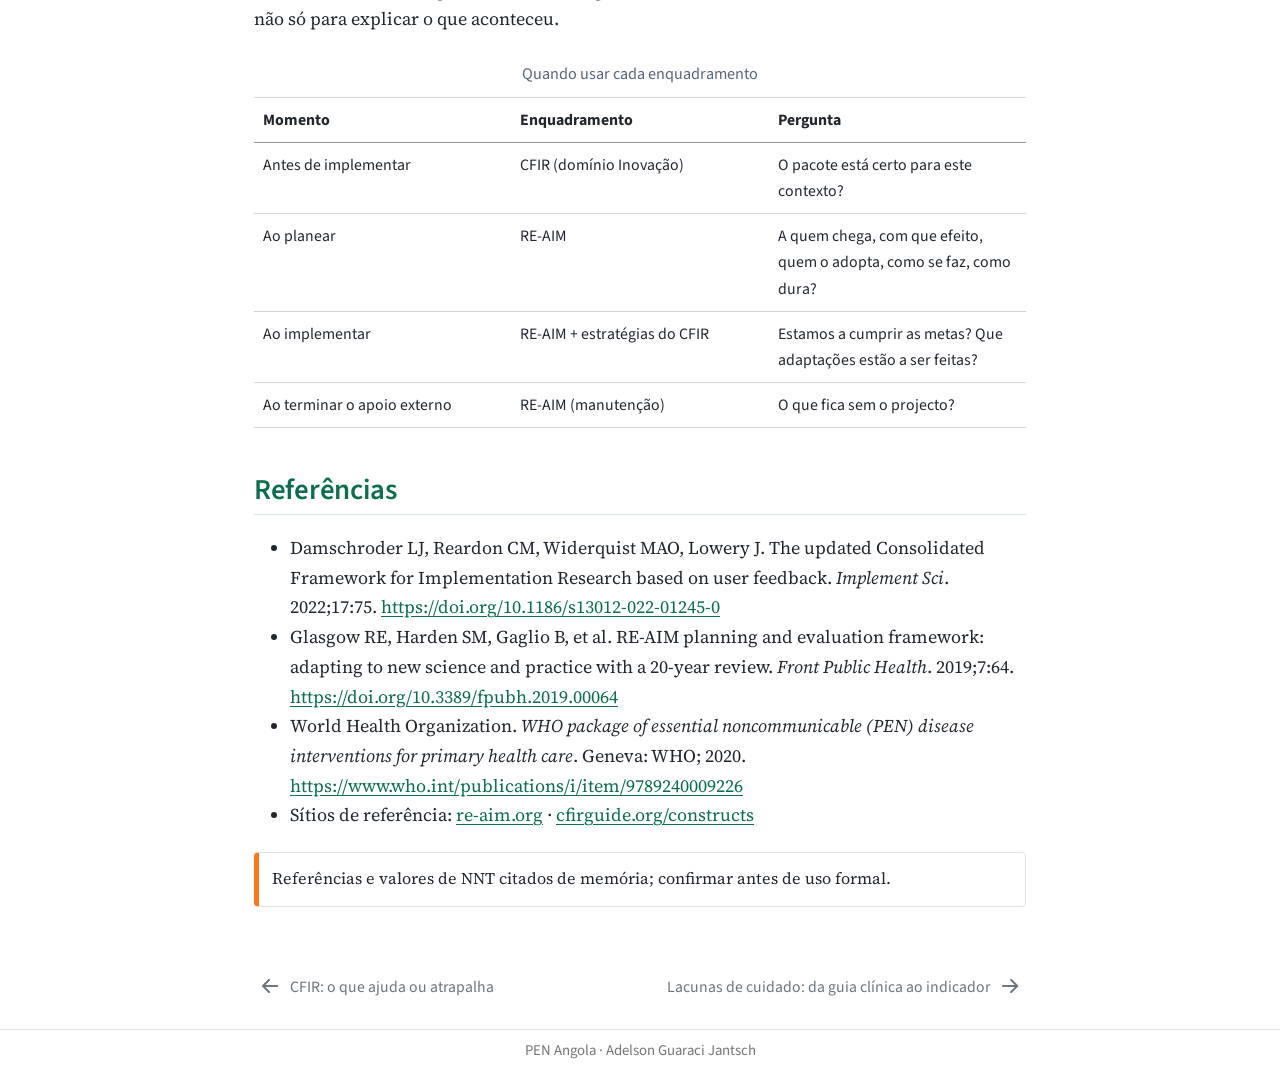
<file: cfir-reaim-desenho-pen.html>
<!DOCTYPE html>
<html xmlns="http://www.w3.org/1999/xhtml" lang="pt" xml:lang="pt"><head>

<meta charset="utf-8">
<meta name="generator" content="quarto-1.6.42">

<meta name="viewport" content="width=device-width, initial-scale=1.0, user-scalable=yes">


<title>A inovação PEN: desenhar com o CFIR, implementar com o RE-AIM – PEN Angola</title>
<style>
code{white-space: pre-wrap;}
span.smallcaps{font-variant: small-caps;}
div.columns{display: flex; gap: min(4vw, 1.5em);}
div.column{flex: auto; overflow-x: auto;}
div.hanging-indent{margin-left: 1.5em; text-indent: -1.5em;}
ul.task-list{list-style: none;}
ul.task-list li input[type="checkbox"] {
  width: 0.8em;
  margin: 0 0.8em 0.2em -1em; /* quarto-specific, see https://github.com/quarto-dev/quarto-cli/issues/4556 */ 
  vertical-align: middle;
}
</style>


<script src="site_libs/quarto-nav/quarto-nav.js"></script>
<script src="site_libs/quarto-nav/headroom.min.js"></script>
<script src="site_libs/clipboard/clipboard.min.js"></script>
<script src="site_libs/quarto-search/autocomplete.umd.js"></script>
<script src="site_libs/quarto-search/fuse.min.js"></script>
<script src="site_libs/quarto-search/quarto-search.js"></script>
<meta name="quarto:offset" content="./">
<link href="./lacunas-de-cuidado-pen-angola.html" rel="next">
<link href="./cfir.html" rel="prev">
<script src="site_libs/quarto-html/quarto.js"></script>
<script src="site_libs/quarto-html/popper.min.js"></script>
<script src="site_libs/quarto-html/tippy.umd.min.js"></script>
<script src="site_libs/quarto-html/anchor.min.js"></script>
<link href="site_libs/quarto-html/tippy.css" rel="stylesheet">
<link href="site_libs/quarto-html/quarto-syntax-highlighting-4861398f4ea4dd5626286ff060da9aaa.css" rel="stylesheet" class="quarto-color-scheme" id="quarto-text-highlighting-styles">
<link href="site_libs/quarto-html/quarto-syntax-highlighting-dark-8ec700a41a46c83acda2eba9f9d2be0c.css" rel="prefetch" class="quarto-color-scheme quarto-color-alternate" id="quarto-text-highlighting-styles">
<script src="site_libs/bootstrap/bootstrap.min.js"></script>
<link href="site_libs/bootstrap/bootstrap-icons.css" rel="stylesheet">
<link href="site_libs/bootstrap/bootstrap-f7fa54daab96ddf3f471d8b822569a91.min.css" rel="stylesheet" append-hash="true" class="quarto-color-scheme" id="quarto-bootstrap" data-mode="light">
<link href="site_libs/bootstrap/bootstrap-dark-57233b4793763523764f64a2e98dc056.min.css" rel="prefetch" append-hash="true" class="quarto-color-scheme quarto-color-alternate" id="quarto-bootstrap" data-mode="dark">
<script id="quarto-search-options" type="application/json">{
  "location": "sidebar",
  "copy-button": false,
  "collapse-after": 3,
  "panel-placement": "start",
  "type": "textbox",
  "limit": 50,
  "keyboard-shortcut": [
    "f",
    "/",
    "s"
  ],
  "show-item-context": false,
  "language": {
    "search-no-results-text": "Nenhum resultado",
    "search-matching-documents-text": "documentos correspondentes",
    "search-copy-link-title": "Copiar link para a busca",
    "search-hide-matches-text": "Esconder correspondências adicionais",
    "search-more-match-text": "mais correspondência neste documento",
    "search-more-matches-text": "mais correspondências neste documento",
    "search-clear-button-title": "Limpar",
    "search-text-placeholder": "",
    "search-detached-cancel-button-title": "Cancelar",
    "search-submit-button-title": "Enviar",
    "search-label": "Procurar"
  }
}</script>
<style>html{ scroll-behavior: smooth; }</style>


</head>

<body class="nav-sidebar docked">

<div id="quarto-search-results"></div>
  <header id="quarto-header" class="headroom fixed-top">
  <nav class="quarto-secondary-nav">
    <div class="container-fluid d-flex">
      <button type="button" class="quarto-btn-toggle btn" data-bs-toggle="collapse" role="button" data-bs-target=".quarto-sidebar-collapse-item" aria-controls="quarto-sidebar" aria-expanded="false" aria-label="Alternar barra lateral" onclick="if (window.quartoToggleHeadroom) { window.quartoToggleHeadroom(); }">
        <i class="bi bi-layout-text-sidebar-reverse"></i>
      </button>
        <nav class="quarto-page-breadcrumbs" aria-label="breadcrumb"><ol class="breadcrumb"><li class="breadcrumb-item"><a href="./reaim-prism-cfir-pen-angola.html">Enquadramentos de implementação</a></li><li class="breadcrumb-item"><a href="./cfir-reaim-desenho-pen.html"><span class="chapter-title">A inovação PEN: desenhar com o CFIR, implementar com o RE-AIM</span></a></li></ol></nav>
        <a class="flex-grow-1" role="navigation" data-bs-toggle="collapse" data-bs-target=".quarto-sidebar-collapse-item" aria-controls="quarto-sidebar" aria-expanded="false" aria-label="Alternar barra lateral" onclick="if (window.quartoToggleHeadroom) { window.quartoToggleHeadroom(); }">      
        </a>
      <button type="button" class="btn quarto-search-button" aria-label="Procurar" onclick="window.quartoOpenSearch();">
        <i class="bi bi-search"></i>
      </button>
    </div>
  </nav>
</header>
<!-- content -->
<div id="quarto-content" class="quarto-container page-columns page-rows-contents page-layout-article">
<!-- sidebar -->
  <nav id="quarto-sidebar" class="sidebar collapse collapse-horizontal quarto-sidebar-collapse-item sidebar-navigation docked overflow-auto">
    <div class="pt-lg-2 mt-2 text-left sidebar-header">
    <div class="sidebar-title mb-0 py-0">
      <a href="./">PEN Angola</a> 
        <div class="sidebar-tools-main">
    <a href="https://github.com/filustrias/PEN_Angola" title="Código fonte" class="quarto-navigation-tool px-1" aria-label="Código fonte"><i class="bi bi-github"></i></a>
  <a href="" class="quarto-color-scheme-toggle quarto-navigation-tool  px-1" onclick="window.quartoToggleColorScheme(); return false;" title="Alternar modo escuro"><i class="bi"></i></a>
</div>
    </div>
      </div>
        <div class="mt-2 flex-shrink-0 align-items-center">
        <div class="sidebar-search">
        <div id="quarto-search" class="" title="Procurar"></div>
        </div>
        </div>
    <div class="sidebar-menu-container"> 
    <ul class="list-unstyled mt-1">
        <li class="sidebar-item">
  <div class="sidebar-item-container"> 
  <a href="./index.html" class="sidebar-item-text sidebar-link">
 <span class="menu-text">Apresentação</span></a>
  </div>
</li>
        <li class="sidebar-item">
  <div class="sidebar-item-container"> 
  <a href="./preparativos.html" class="sidebar-item-text sidebar-link"><span class="chapter-title">Preparativos</span></a>
  </div>
</li>
        <li class="sidebar-item sidebar-item-section">
      <div class="sidebar-item-container"> 
            <a class="sidebar-item-text sidebar-link text-start" data-bs-toggle="collapse" data-bs-target="#quarto-sidebar-section-1" role="navigation" aria-expanded="true">
 <span class="menu-text">Evidência</span></a>
          <a class="sidebar-item-toggle text-start" data-bs-toggle="collapse" data-bs-target="#quarto-sidebar-section-1" role="navigation" aria-expanded="true" aria-label="Alternar seção">
            <i class="bi bi-chevron-right ms-2"></i>
          </a> 
      </div>
      <ul id="quarto-sidebar-section-1" class="collapse list-unstyled sidebar-section depth1 show">  
          <li class="sidebar-item">
  <div class="sidebar-item-container"> 
  <a href="./panorama-literatura-pen.html" class="sidebar-item-text sidebar-link"><span class="chapter-title">Panorama da literatura sobre o WHO PEN</span></a>
  </div>
</li>
          <li class="sidebar-item">
  <div class="sidebar-item-container"> 
  <a href="./exploracao-guias-materiais.html" class="sidebar-item-text sidebar-link"><span class="chapter-title">Exploração de guias e materiais</span></a>
  </div>
</li>
      </ul>
  </li>
        <li class="sidebar-item sidebar-item-section">
      <div class="sidebar-item-container"> 
            <a class="sidebar-item-text sidebar-link text-start" data-bs-toggle="collapse" data-bs-target="#quarto-sidebar-section-2" role="navigation" aria-expanded="true">
 <span class="menu-text">Ciência da Implementação</span></a>
          <a class="sidebar-item-toggle text-start" data-bs-toggle="collapse" data-bs-target="#quarto-sidebar-section-2" role="navigation" aria-expanded="true" aria-label="Alternar seção">
            <i class="bi bi-chevron-right ms-2"></i>
          </a> 
      </div>
      <ul id="quarto-sidebar-section-2" class="collapse list-unstyled sidebar-section depth1 show">  
          <li class="sidebar-item">
  <div class="sidebar-item-container"> 
  <a href="./inovacao.html" class="sidebar-item-text sidebar-link"><span class="chapter-title">Inovação</span></a>
  </div>
</li>
          <li class="sidebar-item">
  <div class="sidebar-item-container"> 
  <a href="./ciencia-implementacao.html" class="sidebar-item-text sidebar-link"><span class="chapter-title">Ciência da implementação e investigação de implementação</span></a>
  </div>
</li>
      </ul>
  </li>
        <li class="sidebar-item sidebar-item-section">
      <div class="sidebar-item-container"> 
            <a class="sidebar-item-text sidebar-link text-start" data-bs-toggle="collapse" data-bs-target="#quarto-sidebar-section-3" role="navigation" aria-expanded="true">
 <span class="menu-text">Enquadramentos de implementação</span></a>
          <a class="sidebar-item-toggle text-start" data-bs-toggle="collapse" data-bs-target="#quarto-sidebar-section-3" role="navigation" aria-expanded="true" aria-label="Alternar seção">
            <i class="bi bi-chevron-right ms-2"></i>
          </a> 
      </div>
      <ul id="quarto-sidebar-section-3" class="collapse list-unstyled sidebar-section depth1 show">  
          <li class="sidebar-item">
  <div class="sidebar-item-container"> 
  <a href="./reaim-prism-cfir-pen-angola.html" class="sidebar-item-text sidebar-link"><span class="chapter-title">RE-AIM, PRISM e CFIR</span></a>
  </div>
</li>
          <li class="sidebar-item">
  <div class="sidebar-item-container"> 
  <a href="./reaim.html" class="sidebar-item-text sidebar-link"><span class="chapter-title">RE-AIM: o que aconteceu de facto</span></a>
  </div>
</li>
          <li class="sidebar-item">
  <div class="sidebar-item-container"> 
  <a href="./cfir.html" class="sidebar-item-text sidebar-link"><span class="chapter-title">CFIR: o que ajuda ou atrapalha</span></a>
  </div>
</li>
          <li class="sidebar-item">
  <div class="sidebar-item-container"> 
  <a href="./cfir-reaim-desenho-pen.html" class="sidebar-item-text sidebar-link active"><span class="chapter-title">A inovação PEN: desenhar com o CFIR, implementar com o RE-AIM</span></a>
  </div>
</li>
      </ul>
  </li>
        <li class="sidebar-item sidebar-item-section">
      <div class="sidebar-item-container"> 
            <a class="sidebar-item-text sidebar-link text-start" data-bs-toggle="collapse" data-bs-target="#quarto-sidebar-section-4" role="navigation" aria-expanded="true">
 <span class="menu-text">Aplicação ao piloto</span></a>
          <a class="sidebar-item-toggle text-start" data-bs-toggle="collapse" data-bs-target="#quarto-sidebar-section-4" role="navigation" aria-expanded="true" aria-label="Alternar seção">
            <i class="bi bi-chevron-right ms-2"></i>
          </a> 
      </div>
      <ul id="quarto-sidebar-section-4" class="collapse list-unstyled sidebar-section depth1 show">  
          <li class="sidebar-item">
  <div class="sidebar-item-container"> 
  <a href="./lacunas-de-cuidado-pen-angola.html" class="sidebar-item-text sidebar-link"><span class="chapter-title">Lacunas de cuidado: da guia clínica ao indicador</span></a>
  </div>
</li>
          <li class="sidebar-item">
  <div class="sidebar-item-container"> 
  <a href="./guiao-unidades-piloto.html" class="sidebar-item-text sidebar-link"><span class="chapter-title">Seleção e conhecimento das unidades piloto para o WHO PEN e PEN Plus</span></a>
  </div>
</li>
      </ul>
  </li>
    </ul>
    </div>
</nav>
<div id="quarto-sidebar-glass" class="quarto-sidebar-collapse-item" data-bs-toggle="collapse" data-bs-target=".quarto-sidebar-collapse-item"></div>
<!-- margin-sidebar -->
    <div id="quarto-margin-sidebar" class="sidebar margin-sidebar">
        <nav id="TOC" role="doc-toc" class="toc-active">
    <h2 id="toc-title">Nesta página</h2>
   
  <ul>
  <li><a href="#o-que-é-uma-inovação" id="toc-o-que-é-uma-inovação" class="nav-link active" data-scroll-target="#o-que-é-uma-inovação">O que é uma “inovação”</a>
  <ul class="collapse">
  <li><a href="#núcleo-e-periferia-do-pen-angola" id="toc-núcleo-e-periferia-do-pen-angola" class="nav-link" data-scroll-target="#núcleo-e-periferia-do-pen-angola">Núcleo e periferia do PEN Angola</a></li>
  </ul></li>
  <li><a href="#como-o-cfir-refina-a-inovação" id="toc-como-o-cfir-refina-a-inovação" class="nav-link" data-scroll-target="#como-o-cfir-refina-a-inovação">Como o CFIR refina a inovação</a></li>
  <li><a href="#como-o-re-aim-organiza-o-planeamento-a-implementação-e-a-manutenção" id="toc-como-o-re-aim-organiza-o-planeamento-a-implementação-e-a-manutenção" class="nav-link" data-scroll-target="#como-o-re-aim-organiza-o-planeamento-a-implementação-e-a-manutenção">Como o RE-AIM organiza o planeamento, a implementação e a manutenção</a>
  <ul class="collapse">
  <li><a href="#alcance-planeamento" id="toc-alcance-planeamento" class="nav-link" data-scroll-target="#alcance-planeamento">Alcance — planeamento</a></li>
  <li><a href="#efectividade-planeamento" id="toc-efectividade-planeamento" class="nav-link" data-scroll-target="#efectividade-planeamento">Efectividade — planeamento</a></li>
  <li><a href="#adopção-implementação" id="toc-adopção-implementação" class="nav-link" data-scroll-target="#adopção-implementação">Adopção — implementação</a></li>
  <li><a href="#implementação-implementação" id="toc-implementação-implementação" class="nav-link" data-scroll-target="#implementação-implementação">Implementação — implementação</a></li>
  <li><a href="#manutenção-desde-o-início" id="toc-manutenção-desde-o-início" class="nav-link" data-scroll-target="#manutenção-desde-o-início">Manutenção — desde o início</a></li>
  </ul></li>
  <li><a href="#síntese" id="toc-síntese" class="nav-link" data-scroll-target="#síntese">Síntese</a></li>
  <li><a href="#referências" id="toc-referências" class="nav-link" data-scroll-target="#referências">Referências</a></li>
  </ul>
<div class="toc-actions"><ul><li><a href="https://github.com/filustrias/PEN_Angola/blob/main/cfir-reaim-desenho-pen.qmd" class="toc-action"><i class="bi bi-github"></i>Ver o código fonte</a></li><li><a href="https://github.com/filustrias/PEN_Angola/issues/new" class="toc-action"><i class="bi empty"></i>Criar uma issue</a></li></ul></div></nav>
    </div>
<!-- main -->
<main class="content" id="quarto-document-content">

<header id="title-block-header" class="quarto-title-block default"><nav class="quarto-page-breadcrumbs quarto-title-breadcrumbs d-none d-lg-block" aria-label="breadcrumb"><ol class="breadcrumb"><li class="breadcrumb-item"><a href="./reaim-prism-cfir-pen-angola.html">Enquadramentos de implementação</a></li><li class="breadcrumb-item"><a href="./cfir-reaim-desenho-pen.html"><span class="chapter-title">A inovação PEN: desenhar com o CFIR, implementar com o RE-AIM</span></a></li></ol></nav>
<div class="quarto-title">
<h1 class="title"><span id="sec-desenho" class="quarto-section-identifier"><span class="chapter-title">A inovação PEN: desenhar com o CFIR, implementar com o RE-AIM</span></span></h1>
</div>



<div class="quarto-title-meta">

    
  
    
  </div>
  


</header>


<div class="chapter-subtitle">
<p>Elementos a ter em conta na implementação do WHO PEN em Angola</p>
</div>
<section id="o-que-é-uma-inovação" class="level2">
<h2 class="anchored" data-anchor-id="o-que-é-uma-inovação">O que é uma “inovação”</h2>
<p>Em saúde, uma inovação é qualquer ferramenta, instrumento, tecnologia ou formação introduzida num contexto onde nunca tinha sido introduzida. Pode já ter sido implementada noutro lugar: é uma inovação no contexto específico onde vai ser implementada. Por isso, a mesma ferramenta pode ser rotina numa unidade sanitária e inovação na unidade vizinha.</p>
<p>Dentro de qualquer inovação distinguem-se duas partes: o <strong>núcleo</strong> (<em>core components</em>), com os elementos que devem estar presentes, e a <strong>periferia adaptável</strong> (<em>adaptable periphery</em>), com os elementos que podem mudar conforme o contexto.</p>
<section id="núcleo-e-periferia-do-pen-angola" class="level3">
<h3 class="anchored" data-anchor-id="núcleo-e-periferia-do-pen-angola">Núcleo e periferia do PEN Angola</h3>
<div class="columns">
<div class="column" style="width:48%;">
<p><strong>Núcleo — deve estar presente</strong></p>
<ul>
<li>Protocolos clínicos: hipertensão, diabetes tipo 2, risco cardiovascular total, asma/DPOC</li>
<li>Lista de medicamentos e equipamentos essenciais</li>
<li>Cuidado prestado por equipa multiprofissional</li>
<li>Cadastramento de utentes, registos individuais de encontros clínicos e acompanhamento longitudinal</li>
</ul>
</div><div class="column" style="width:4%;">

</div><div class="column" style="width:48%;">
<p><strong>Periferia — adaptável</strong></p>
<ul>
<li>Quem faz o quê em cada unidade</li>
<li>Frequência das consultas de seguimento</li>
<li>Formato do registo (papel, DHIS2)</li>
<li>Materiais de educação ao utente</li>
<li>Forma e periodicidade da supervisão</li>
</ul>
</div>
</div>
<div class="callout-exemplo">
<div class="titulo">
Porque importa
</div>
<p><em>O WHO PEN apresenta flexibilidade para que seja adaptado de formas distintas a depender de cada contexto.</em></p>
</div>
</section>
</section>
<section id="como-o-cfir-refina-a-inovação" class="level2">
<h2 class="anchored" data-anchor-id="como-o-cfir-refina-a-inovação">Como o CFIR refina a inovação</h2>
<p>O domínio <em>Inovação</em> do CFIR 2022 tem oito constructos (<a href="https://doi.org/10.1186/s13012-022-01245-0">Damschroder et al., 2022</a>). Cada um é, na prática, uma pergunta de desenho a fazer antes de implementar.</p>
<table class="tabela-compacta caption-top table">
<caption>Os oito constructos do domínio Inovação aplicados ao PEN</caption>
<colgroup>
<col style="width: 33%">
<col style="width: 33%">
<col style="width: 33%">
</colgroup>
<thead>
<tr class="header">
<th style="text-align: left;">Constructo</th>
<th style="text-align: left;">Pergunta para o PEN Angola</th>
<th style="text-align: left;">Implicação de desenho</th>
</tr>
</thead>
<tbody>
<tr class="odd">
<td style="text-align: left;"><strong>Fonte</strong></td>
<td style="text-align: left;">Quem é visto como “dono” do PEN — a OMS, o MINSA, o projecto?</td>
<td style="text-align: left;">Se for visto como imposição externa, a adopção sofre. Idealmente o MINSA assina o pacote adaptado.</td>
</tr>
<tr class="even">
<td style="text-align: left;"><strong>Base de evidência</strong></td>
<td style="text-align: left;">A evidência convence os clínicos angolanos?</td>
<td style="text-align: left;">Apresentar NNT, RRA e graus de recomendação para cada intervenção, não apenas “a OMS recomenda”.</td>
</tr>
<tr class="odd">
<td style="text-align: left;"><strong>Vantagem relativa</strong></td>
<td style="text-align: left;">O que ganha a unidade face ao que faz hoje?</td>
<td style="text-align: left;">Tornar visível: menos retornos sem resolução, menos referências ao hospital, dados para a direcção.</td>
</tr>
<tr class="even">
<td style="text-align: left;"><strong>Adaptabilidade</strong></td>
<td style="text-align: left;">O que pode mudar sem perder efeito?</td>
<td style="text-align: left;">É exactamente a lista núcleo/periferia acima.</td>
</tr>
<tr class="odd">
<td style="text-align: left;"><strong>Testabilidade</strong></td>
<td style="text-align: left;">Pode experimentar-se em pequena escala e recuar?</td>
<td style="text-align: left;">Começar por uma condição (HTA) numa unidade; depois alargar.</td>
</tr>
<tr class="even">
<td style="text-align: left;"><strong>Complexidade</strong></td>
<td style="text-align: left;">Quantos passos, pessoas e decisões envolve?</td>
<td style="text-align: left;">Simplificar o fluxograma; o fluxograma interactivo do projecto serve para reduzir a complexidade percebida.</td>
</tr>
<tr class="odd">
<td style="text-align: left;"><strong>Desenho</strong></td>
<td style="text-align: left;">O material está bem feito, utilizável, em português angolano?</td>
<td style="text-align: left;">Protocolos de uma página, algoritmos visuais, fichas que cabem no tempo da consulta.</td>
</tr>
<tr class="even">
<td style="text-align: left;"><strong>Custo</strong></td>
<td style="text-align: left;">Quanto custa à unidade, ao utente, ao sistema?</td>
<td style="text-align: left;">Custo recorrente de tiras e medicamentos; se o utente paga, o alcance cai.</td>
</tr>
</tbody>
</table>
<div class="callout-exemplo">
<div class="titulo">
Exemplo — base de evidência
</div>
<p><em>Tratar a hipertensão em pessoas de risco cardiovascular baixo tem um NNT da ordem das centenas em cinco anos para prevenir um AVC; em pessoas de risco alto, o NNT cai para dezenas. É por isso que o PEN organiza o tratamento pelo risco total e não só pelo valor da tensão — e é este argumento, em números absolutos, que convence o clínico.</em></p>
</div>
<div class="callout-exemplo">
<div class="titulo">
Exemplo — refinar antes de implementar
</div>
<p><em>Se o diagnóstico CFIR mostrar que as unidades têm tensiómetro mas não glucómetro, o desenho da inovação na primeira fase pode ser “PEN-HTA com rastreio de diabetes por sintomas e referência”, e não o pacote completo. Isto é refinar a inovação com o CFIR: ajustar o pacote ao contexto antes de o implementar, não depois de falhar.</em></p>
</div>
</section>
<section id="como-o-re-aim-organiza-o-planeamento-a-implementação-e-a-manutenção" class="level2">
<h2 class="anchored" data-anchor-id="como-o-re-aim-organiza-o-planeamento-a-implementação-e-a-manutenção">Como o RE-AIM organiza o planeamento, a implementação e a manutenção</h2>
<p>O <a href="https://re-aim.org/">RE-AIM</a> entra quando a inovação já está definida. A regra é simples: <strong>cada dimensão vira uma meta, uma fonte de dados e uma estratégia — antes de começar.</strong></p>
<section id="alcance-planeamento" class="level3">
<h3 class="anchored" data-anchor-id="alcance-planeamento">Alcance — planeamento</h3>
<p>Definir a população elegível (adultos com 40 anos ou mais na área da unidade? todos os utentes com TA ≥ 140/90 mmHg?), a meta e como chegar a quem não vem à unidade.</p>
<div class="callout-exemplo">
<div class="titulo">
Exemplo
</div>
<p><em>Meta: 60 % dos adultos elegíveis rastreados em 12 meses. Estratégias: rastreio oportunista em todas as consultas (não só na “consulta de crónicos”) e envolvimento dos agentes comunitários para os homens, que raramente procuram a unidade.</em></p>
</div>
</section>
<section id="efectividade-planeamento" class="level3">
<h3 class="anchored" data-anchor-id="efectividade-planeamento">Efectividade — planeamento</h3>
<p>Fixar os desfechos em medidas absolutas e a fonte de dados. Decidir desde já se haverá comparação — unidades com e sem PEN, ou antes/depois.</p>
<div class="callout-exemplo">
<div class="titulo">
Exemplo
</div>
<p><em>Desfecho primário: proporção de hipertensos com TA &lt; 140/90 mmHg aos 12 meses, retirada do registo de crónicos. Reportar a redução absoluta do risco e o NNT estimado, não apenas a proporção controlada.</em></p>
</div>
</section>
<section id="adopção-implementação" class="level3">
<h3 class="anchored" data-anchor-id="adopção-implementação">Adopção — implementação</h3>
<p>Escolher as unidades e saber quem recusa e porquê. Envolver o médico-chefe municipal. Começar pelos <em>early adopters</em> e usar o seu exemplo com os restantes.</p>
<div class="callout-exemplo">
<div class="titulo">
Exemplo
</div>
<p><em>Das 30 unidades de uma província, 8 iniciam o PEN no primeiro semestre. As 22 restantes não são “falhas”: são a amostra que diz quais os obstáculos à adopção (sem enfermeiro, sem medicamentos, sem interesse da direcção) e o que mudar antes de alargar.</em></p>
</div>
</section>
<section id="implementação-implementação" class="level3">
<h3 class="anchored" data-anchor-id="implementação-implementação">Implementação — implementação</h3>
<p>Formar, supervisionar, medir fidelidade, registar adaptações e custos. Aqui entram as estratégias que o diagnóstico CFIR apontou.</p>
<div class="callout-exemplo">
<div class="titulo">
Exemplo
</div>
<p><em>Se a barreira identificada era “falta de tempo na consulta”, a estratégia é reorganizar o fluxo — triagem com medição de TA antes da consulta — e não mais formação. Formar de novo quem já sabe mas não tem tempo é a estratégia errada para a barreira certa.</em></p>
</div>
</section>
<section id="manutenção-desde-o-início" class="level3">
<h3 class="anchored" data-anchor-id="manutenção-desde-o-início">Manutenção — desde o início</h3>
<p>O que acontece quando o financiamento externo acabar? A resposta é de desenho, não de esperança.</p>
<ul>
<li>PEN inscrito nas normas do MINSA</li>
<li>Indicadores de DNT no DHIS2 de rotina</li>
<li>Supervisão feita pela direcção municipal, não pelo projecto</li>
<li>Medicamentos do PEN na lista nacional de aprovisionamento</li>
<li>Dois profissionais formados por unidade, protocolo afixado, não dependente de uma pessoa</li>
</ul>
<div class="callout-exemplo">
<div class="titulo">
Exemplo
</div>
<p><em>Uma unidade pode ter alcance alto e efectividade boa aos 12 meses e, aos 24, ter perdido tudo porque o único enfermeiro formado foi transferido. O RE-AIM obriga a planear a manutenção enquanto se planeia o resto.</em></p>
</div>
</section>
</section>
<section id="síntese" class="level2">
<h2 class="anchored" data-anchor-id="síntese">Síntese</h2>
<p>O CFIR desenha a inovação certa para o contexto; o RE-AIM garante que ela chega às pessoas certas, funciona, é adoptada, é feita como previsto e dura. <strong>Os dois usam-se antes de começar</strong>, não só para explicar o que aconteceu.</p>
<table class="tabela-compacta caption-top table">
<caption>Quando usar cada enquadramento</caption>
<colgroup>
<col style="width: 33%">
<col style="width: 33%">
<col style="width: 33%">
</colgroup>
<thead>
<tr class="header">
<th style="text-align: left;">Momento</th>
<th style="text-align: left;">Enquadramento</th>
<th style="text-align: left;">Pergunta</th>
</tr>
</thead>
<tbody>
<tr class="odd">
<td style="text-align: left;">Antes de implementar</td>
<td style="text-align: left;">CFIR (domínio Inovação)</td>
<td style="text-align: left;">O pacote está certo para este contexto?</td>
</tr>
<tr class="even">
<td style="text-align: left;">Ao planear</td>
<td style="text-align: left;">RE-AIM</td>
<td style="text-align: left;">A quem chega, com que efeito, quem o adopta, como se faz, como dura?</td>
</tr>
<tr class="odd">
<td style="text-align: left;">Ao implementar</td>
<td style="text-align: left;">RE-AIM + estratégias do CFIR</td>
<td style="text-align: left;">Estamos a cumprir as metas? Que adaptações estão a ser feitas?</td>
</tr>
<tr class="even">
<td style="text-align: left;">Ao terminar o apoio externo</td>
<td style="text-align: left;">RE-AIM (manutenção)</td>
<td style="text-align: left;">O que fica sem o projecto?</td>
</tr>
</tbody>
</table>
</section>
<section id="referências" class="level2 unnumbered">
<h2 class="unnumbered anchored" data-anchor-id="referências">Referências</h2>
<ul>
<li>Damschroder LJ, Reardon CM, Widerquist MAO, Lowery J. The updated Consolidated Framework for Implementation Research based on user feedback. <em>Implement Sci</em>. 2022;17:75. <a href="https://doi.org/10.1186/s13012-022-01245-0" class="uri">https://doi.org/10.1186/s13012-022-01245-0</a></li>
<li>Glasgow RE, Harden SM, Gaglio B, et al.&nbsp;RE-AIM planning and evaluation framework: adapting to new science and practice with a 20-year review. <em>Front Public Health</em>. 2019;7:64. <a href="https://doi.org/10.3389/fpubh.2019.00064" class="uri">https://doi.org/10.3389/fpubh.2019.00064</a></li>
<li>World Health Organization. <em>WHO package of essential noncommunicable (PEN) disease interventions for primary health care</em>. Geneva: WHO; 2020. <a href="https://www.who.int/publications/i/item/9789240009226" class="uri">https://www.who.int/publications/i/item/9789240009226</a></li>
<li>Sítios de referência: <a href="https://re-aim.org/">re-aim.org</a> · <a href="https://cfirguide.org/constructs/">cfirguide.org/constructs</a></li>
</ul>
<div class="callout callout-style-simple callout-warning no-icon">
<div class="callout-body d-flex">
<div class="callout-icon-container">
<i class="callout-icon no-icon"></i>
</div>
<div class="callout-body-container">
<p>Referências e valores de NNT citados de memória; confirmar antes de uso formal.</p>
</div>
</div>
</div>


</section>

</main> <!-- /main -->
<script id="quarto-html-after-body" type="application/javascript">
window.document.addEventListener("DOMContentLoaded", function (event) {
  const toggleBodyColorMode = (bsSheetEl) => {
    const mode = bsSheetEl.getAttribute("data-mode");
    const bodyEl = window.document.querySelector("body");
    if (mode === "dark") {
      bodyEl.classList.add("quarto-dark");
      bodyEl.classList.remove("quarto-light");
    } else {
      bodyEl.classList.add("quarto-light");
      bodyEl.classList.remove("quarto-dark");
    }
  }
  const toggleBodyColorPrimary = () => {
    const bsSheetEl = window.document.querySelector("link#quarto-bootstrap");
    if (bsSheetEl) {
      toggleBodyColorMode(bsSheetEl);
    }
  }
  toggleBodyColorPrimary();  
  const disableStylesheet = (stylesheets) => {
    for (let i=0; i < stylesheets.length; i++) {
      const stylesheet = stylesheets[i];
      stylesheet.rel = 'prefetch';
    }
  }
  const enableStylesheet = (stylesheets) => {
    for (let i=0; i < stylesheets.length; i++) {
      const stylesheet = stylesheets[i];
      stylesheet.rel = 'stylesheet';
    }
  }
  const manageTransitions = (selector, allowTransitions) => {
    const els = window.document.querySelectorAll(selector);
    for (let i=0; i < els.length; i++) {
      const el = els[i];
      if (allowTransitions) {
        el.classList.remove('notransition');
      } else {
        el.classList.add('notransition');
      }
    }
  }
  const toggleGiscusIfUsed = (isAlternate, darkModeDefault) => {
    const baseTheme = document.querySelector('#giscus-base-theme')?.value ?? 'light';
    const alternateTheme = document.querySelector('#giscus-alt-theme')?.value ?? 'dark';
    let newTheme = '';
    if(darkModeDefault) {
      newTheme = isAlternate ? baseTheme : alternateTheme;
    } else {
      newTheme = isAlternate ? alternateTheme : baseTheme;
    }
    const changeGiscusTheme = () => {
      // From: https://github.com/giscus/giscus/issues/336
      const sendMessage = (message) => {
        const iframe = document.querySelector('iframe.giscus-frame');
        if (!iframe) return;
        iframe.contentWindow.postMessage({ giscus: message }, 'https://giscus.app');
      }
      sendMessage({
        setConfig: {
          theme: newTheme
        }
      });
    }
    const isGiscussLoaded = window.document.querySelector('iframe.giscus-frame') !== null;
    if (isGiscussLoaded) {
      changeGiscusTheme();
    }
  }
  const toggleColorMode = (alternate) => {
    // Switch the stylesheets
    const alternateStylesheets = window.document.querySelectorAll('link.quarto-color-scheme.quarto-color-alternate');
    manageTransitions('#quarto-margin-sidebar .nav-link', false);
    if (alternate) {
      enableStylesheet(alternateStylesheets);
      for (const sheetNode of alternateStylesheets) {
        if (sheetNode.id === "quarto-bootstrap") {
          toggleBodyColorMode(sheetNode);
        }
      }
    } else {
      disableStylesheet(alternateStylesheets);
      toggleBodyColorPrimary();
    }
    manageTransitions('#quarto-margin-sidebar .nav-link', true);
    // Switch the toggles
    const toggles = window.document.querySelectorAll('.quarto-color-scheme-toggle');
    for (let i=0; i < toggles.length; i++) {
      const toggle = toggles[i];
      if (toggle) {
        if (alternate) {
          toggle.classList.add("alternate");     
        } else {
          toggle.classList.remove("alternate");
        }
      }
    }
    // Hack to workaround the fact that safari doesn't
    // properly recolor the scrollbar when toggling (#1455)
    if (navigator.userAgent.indexOf('Safari') > 0 && navigator.userAgent.indexOf('Chrome') == -1) {
      manageTransitions("body", false);
      window.scrollTo(0, 1);
      setTimeout(() => {
        window.scrollTo(0, 0);
        manageTransitions("body", true);
      }, 40);  
    }
  }
  const isFileUrl = () => { 
    return window.location.protocol === 'file:';
  }
  const hasAlternateSentinel = () => {  
    let styleSentinel = getColorSchemeSentinel();
    if (styleSentinel !== null) {
      return styleSentinel === "alternate";
    } else {
      return false;
    }
  }
  const setStyleSentinel = (alternate) => {
    const value = alternate ? "alternate" : "default";
    if (!isFileUrl()) {
      window.localStorage.setItem("quarto-color-scheme", value);
    } else {
      localAlternateSentinel = value;
    }
  }
  const getColorSchemeSentinel = () => {
    if (!isFileUrl()) {
      const storageValue = window.localStorage.getItem("quarto-color-scheme");
      return storageValue != null ? storageValue : localAlternateSentinel;
    } else {
      return localAlternateSentinel;
    }
  }
  const darkModeDefault = false;
  let localAlternateSentinel = darkModeDefault ? 'alternate' : 'default';
  // Dark / light mode switch
  window.quartoToggleColorScheme = () => {
    // Read the current dark / light value 
    let toAlternate = !hasAlternateSentinel();
    toggleColorMode(toAlternate);
    setStyleSentinel(toAlternate);
    toggleGiscusIfUsed(toAlternate, darkModeDefault);
  };
  // Ensure there is a toggle, if there isn't float one in the top right
  if (window.document.querySelector('.quarto-color-scheme-toggle') === null) {
    const a = window.document.createElement('a');
    a.classList.add('top-right');
    a.classList.add('quarto-color-scheme-toggle');
    a.href = "";
    a.onclick = function() { try { window.quartoToggleColorScheme(); } catch {} return false; };
    const i = window.document.createElement("i");
    i.classList.add('bi');
    a.appendChild(i);
    window.document.body.appendChild(a);
  }
  // Switch to dark mode if need be
  if (hasAlternateSentinel()) {
    toggleColorMode(true);
  } else {
    toggleColorMode(false);
  }
  const icon = "";
  const anchorJS = new window.AnchorJS();
  anchorJS.options = {
    placement: 'right',
    icon: icon
  };
  anchorJS.add('.anchored');
  const isCodeAnnotation = (el) => {
    for (const clz of el.classList) {
      if (clz.startsWith('code-annotation-')) {                     
        return true;
      }
    }
    return false;
  }
  const onCopySuccess = function(e) {
    // button target
    const button = e.trigger;
    // don't keep focus
    button.blur();
    // flash "checked"
    button.classList.add('code-copy-button-checked');
    var currentTitle = button.getAttribute("title");
    button.setAttribute("title", "Copiada");
    let tooltip;
    if (window.bootstrap) {
      button.setAttribute("data-bs-toggle", "tooltip");
      button.setAttribute("data-bs-placement", "left");
      button.setAttribute("data-bs-title", "Copiada");
      tooltip = new bootstrap.Tooltip(button, 
        { trigger: "manual", 
          customClass: "code-copy-button-tooltip",
          offset: [0, -8]});
      tooltip.show();    
    }
    setTimeout(function() {
      if (tooltip) {
        tooltip.hide();
        button.removeAttribute("data-bs-title");
        button.removeAttribute("data-bs-toggle");
        button.removeAttribute("data-bs-placement");
      }
      button.setAttribute("title", currentTitle);
      button.classList.remove('code-copy-button-checked');
    }, 1000);
    // clear code selection
    e.clearSelection();
  }
  const getTextToCopy = function(trigger) {
      const codeEl = trigger.previousElementSibling.cloneNode(true);
      for (const childEl of codeEl.children) {
        if (isCodeAnnotation(childEl)) {
          childEl.remove();
        }
      }
      return codeEl.innerText;
  }
  const clipboard = new window.ClipboardJS('.code-copy-button:not([data-in-quarto-modal])', {
    text: getTextToCopy
  });
  clipboard.on('success', onCopySuccess);
  if (window.document.getElementById('quarto-embedded-source-code-modal')) {
    const clipboardModal = new window.ClipboardJS('.code-copy-button[data-in-quarto-modal]', {
      text: getTextToCopy,
      container: window.document.getElementById('quarto-embedded-source-code-modal')
    });
    clipboardModal.on('success', onCopySuccess);
  }
    var localhostRegex = new RegExp(/^(?:http|https):\/\/localhost\:?[0-9]*\//);
    var mailtoRegex = new RegExp(/^mailto:/);
      var filterRegex = new RegExp("^(?:http:|https:)\/\/filustrias\.github\.io\/PEN_Angola\/");
    var isInternal = (href) => {
        return filterRegex.test(href) || localhostRegex.test(href) || mailtoRegex.test(href);
    }
    // Inspect non-navigation links and adorn them if external
 	var links = window.document.querySelectorAll('a[href]:not(.nav-link):not(.navbar-brand):not(.toc-action):not(.sidebar-link):not(.sidebar-item-toggle):not(.pagination-link):not(.no-external):not([aria-hidden]):not(.dropdown-item):not(.quarto-navigation-tool):not(.about-link)');
    for (var i=0; i<links.length; i++) {
      const link = links[i];
      if (!isInternal(link.href)) {
        // undo the damage that might have been done by quarto-nav.js in the case of
        // links that we want to consider external
        if (link.dataset.originalHref !== undefined) {
          link.href = link.dataset.originalHref;
        }
          // target, if specified
          link.setAttribute("target", "_blank");
          if (link.getAttribute("rel") === null) {
            link.setAttribute("rel", "noopener");
          }
      }
    }
  function tippyHover(el, contentFn, onTriggerFn, onUntriggerFn) {
    const config = {
      allowHTML: true,
      maxWidth: 500,
      delay: 100,
      arrow: false,
      appendTo: function(el) {
          return el.parentElement;
      },
      interactive: true,
      interactiveBorder: 10,
      theme: 'quarto',
      placement: 'bottom-start',
    };
    if (contentFn) {
      config.content = contentFn;
    }
    if (onTriggerFn) {
      config.onTrigger = onTriggerFn;
    }
    if (onUntriggerFn) {
      config.onUntrigger = onUntriggerFn;
    }
    window.tippy(el, config); 
  }
      let selectedAnnoteEl;
      const selectorForAnnotation = ( cell, annotation) => {
        let cellAttr = 'data-code-cell="' + cell + '"';
        let lineAttr = 'data-code-annotation="' +  annotation + '"';
        const selector = 'span[' + cellAttr + '][' + lineAttr + ']';
        return selector;
      }
      const selectCodeLines = (annoteEl) => {
        const doc = window.document;
        const targetCell = annoteEl.getAttribute("data-target-cell");
        const targetAnnotation = annoteEl.getAttribute("data-target-annotation");
        const annoteSpan = window.document.querySelector(selectorForAnnotation(targetCell, targetAnnotation));
        const lines = annoteSpan.getAttribute("data-code-lines").split(",");
        const lineIds = lines.map((line) => {
          return targetCell + "-" + line;
        })
        let top = null;
        let height = null;
        let parent = null;
        if (lineIds.length > 0) {
            //compute the position of the single el (top and bottom and make a div)
            const el = window.document.getElementById(lineIds[0]);
            top = el.offsetTop;
            height = el.offsetHeight;
            parent = el.parentElement.parentElement;
          if (lineIds.length > 1) {
            const lastEl = window.document.getElementById(lineIds[lineIds.length - 1]);
            const bottom = lastEl.offsetTop + lastEl.offsetHeight;
            height = bottom - top;
          }
          if (top !== null && height !== null && parent !== null) {
            // cook up a div (if necessary) and position it 
            let div = window.document.getElementById("code-annotation-line-highlight");
            if (div === null) {
              div = window.document.createElement("div");
              div.setAttribute("id", "code-annotation-line-highlight");
              div.style.position = 'absolute';
              parent.appendChild(div);
            }
            div.style.top = top - 2 + "px";
            div.style.height = height + 4 + "px";
            div.style.left = 0;
            let gutterDiv = window.document.getElementById("code-annotation-line-highlight-gutter");
            if (gutterDiv === null) {
              gutterDiv = window.document.createElement("div");
              gutterDiv.setAttribute("id", "code-annotation-line-highlight-gutter");
              gutterDiv.style.position = 'absolute';
              const codeCell = window.document.getElementById(targetCell);
              const gutter = codeCell.querySelector('.code-annotation-gutter');
              gutter.appendChild(gutterDiv);
            }
            gutterDiv.style.top = top - 2 + "px";
            gutterDiv.style.height = height + 4 + "px";
          }
          selectedAnnoteEl = annoteEl;
        }
      };
      const unselectCodeLines = () => {
        const elementsIds = ["code-annotation-line-highlight", "code-annotation-line-highlight-gutter"];
        elementsIds.forEach((elId) => {
          const div = window.document.getElementById(elId);
          if (div) {
            div.remove();
          }
        });
        selectedAnnoteEl = undefined;
      };
        // Handle positioning of the toggle
    window.addEventListener(
      "resize",
      throttle(() => {
        elRect = undefined;
        if (selectedAnnoteEl) {
          selectCodeLines(selectedAnnoteEl);
        }
      }, 10)
    );
    function throttle(fn, ms) {
    let throttle = false;
    let timer;
      return (...args) => {
        if(!throttle) { // first call gets through
            fn.apply(this, args);
            throttle = true;
        } else { // all the others get throttled
            if(timer) clearTimeout(timer); // cancel #2
            timer = setTimeout(() => {
              fn.apply(this, args);
              timer = throttle = false;
            }, ms);
        }
      };
    }
      // Attach click handler to the DT
      const annoteDls = window.document.querySelectorAll('dt[data-target-cell]');
      for (const annoteDlNode of annoteDls) {
        annoteDlNode.addEventListener('click', (event) => {
          const clickedEl = event.target;
          if (clickedEl !== selectedAnnoteEl) {
            unselectCodeLines();
            const activeEl = window.document.querySelector('dt[data-target-cell].code-annotation-active');
            if (activeEl) {
              activeEl.classList.remove('code-annotation-active');
            }
            selectCodeLines(clickedEl);
            clickedEl.classList.add('code-annotation-active');
          } else {
            // Unselect the line
            unselectCodeLines();
            clickedEl.classList.remove('code-annotation-active');
          }
        });
      }
});
</script>
<nav class="page-navigation">
  <div class="nav-page nav-page-previous">
      <a href="./cfir.html" class="pagination-link" aria-label="CFIR: o que ajuda ou atrapalha">
        <i class="bi bi-arrow-left-short"></i> <span class="nav-page-text"><span class="chapter-title">CFIR: o que ajuda ou atrapalha</span></span>
      </a>          
  </div>
  <div class="nav-page nav-page-next">
      <a href="./lacunas-de-cuidado-pen-angola.html" class="pagination-link" aria-label="Lacunas de cuidado: da guia clínica ao indicador">
        <span class="nav-page-text"><span class="chapter-title">Lacunas de cuidado: da guia clínica ao indicador</span></span> <i class="bi bi-arrow-right-short"></i>
      </a>
  </div>
</nav>
</div> <!-- /content -->
<footer class="footer">
  <div class="nav-footer">
    <div class="nav-footer-left">
      &nbsp;
    </div>   
    <div class="nav-footer-center">
<p>PEN Angola · Adelson Guaraci Jantsch</p>
<div class="toc-actions d-sm-block d-md-none"><ul><li><a href="https://github.com/filustrias/PEN_Angola/blob/main/cfir-reaim-desenho-pen.qmd" class="toc-action"><i class="bi bi-github"></i>Ver o código fonte</a></li><li><a href="https://github.com/filustrias/PEN_Angola/issues/new" class="toc-action"><i class="bi empty"></i>Criar uma issue</a></li></ul></div></div>
    <div class="nav-footer-right">
      &nbsp;
    </div>
  </div>
</footer>




<script src="site_libs/quarto-html/zenscroll-min.js"></script>
</body></html>
</file>
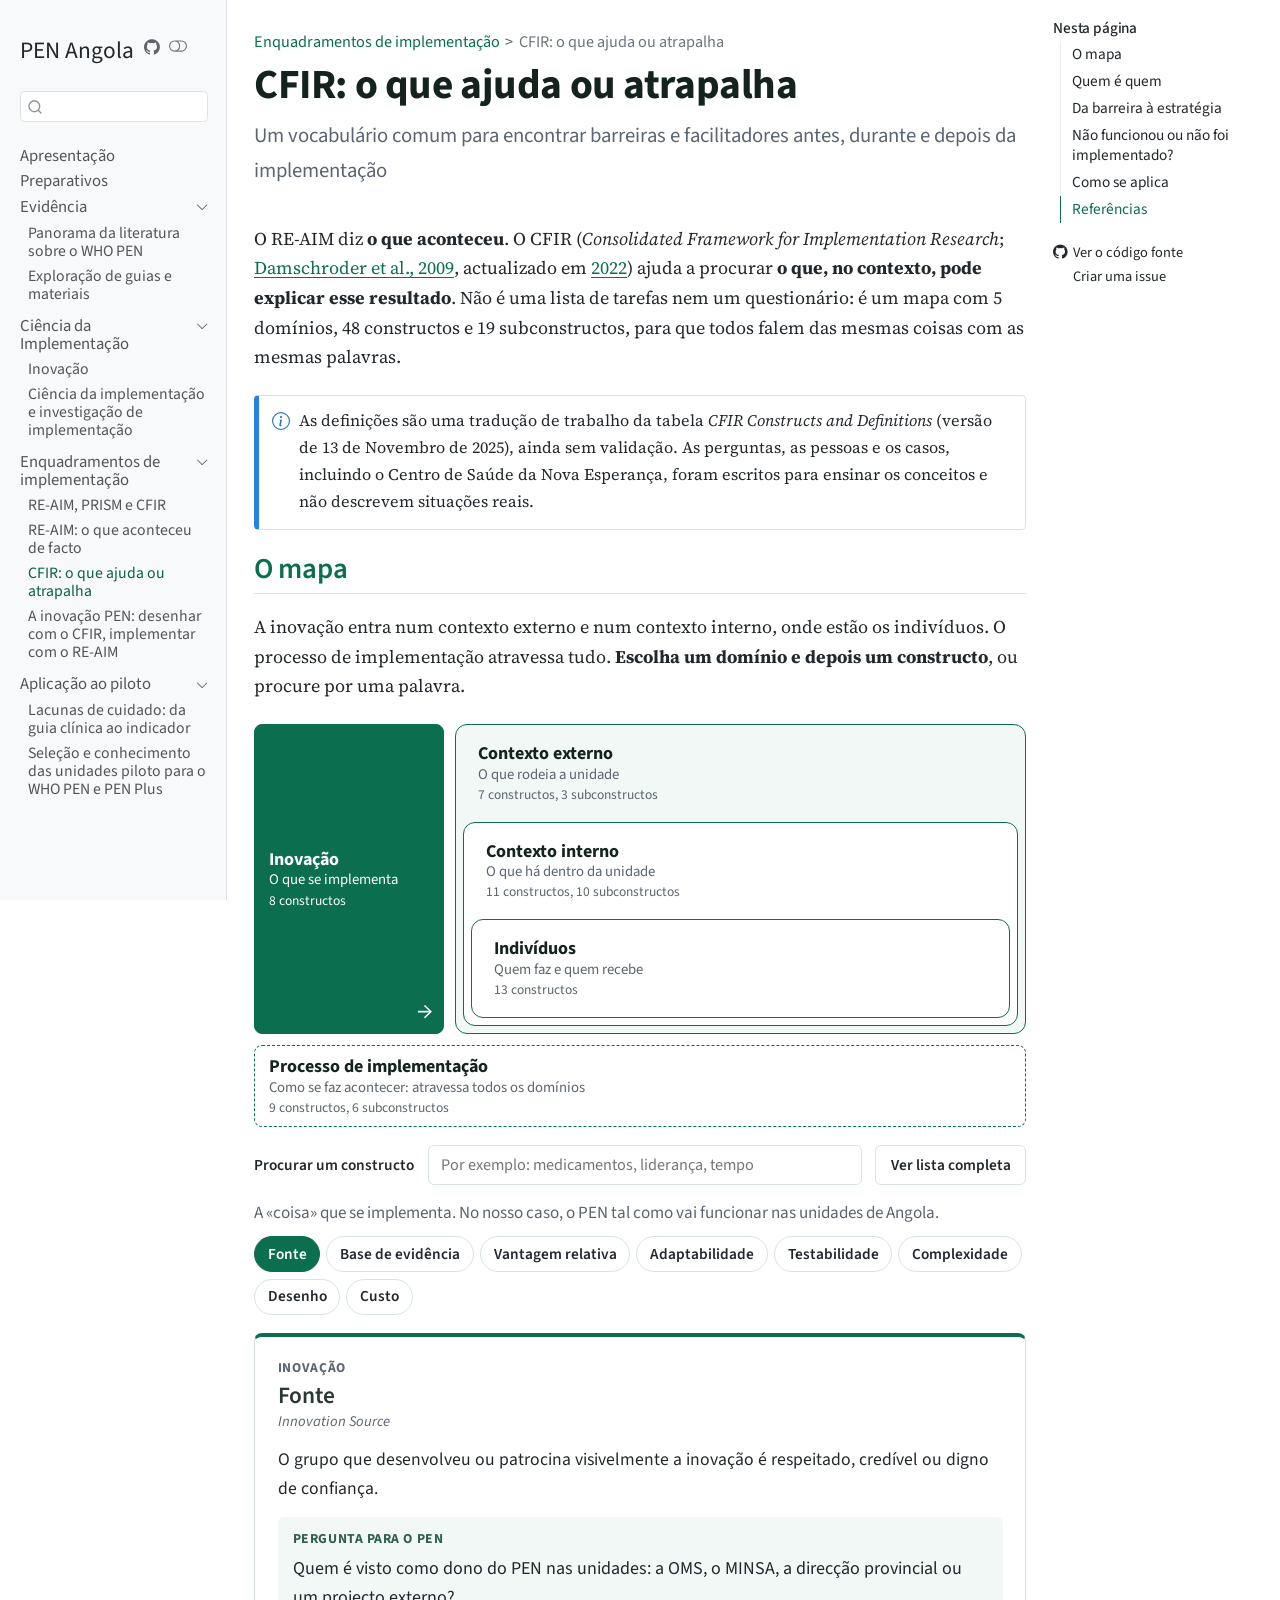
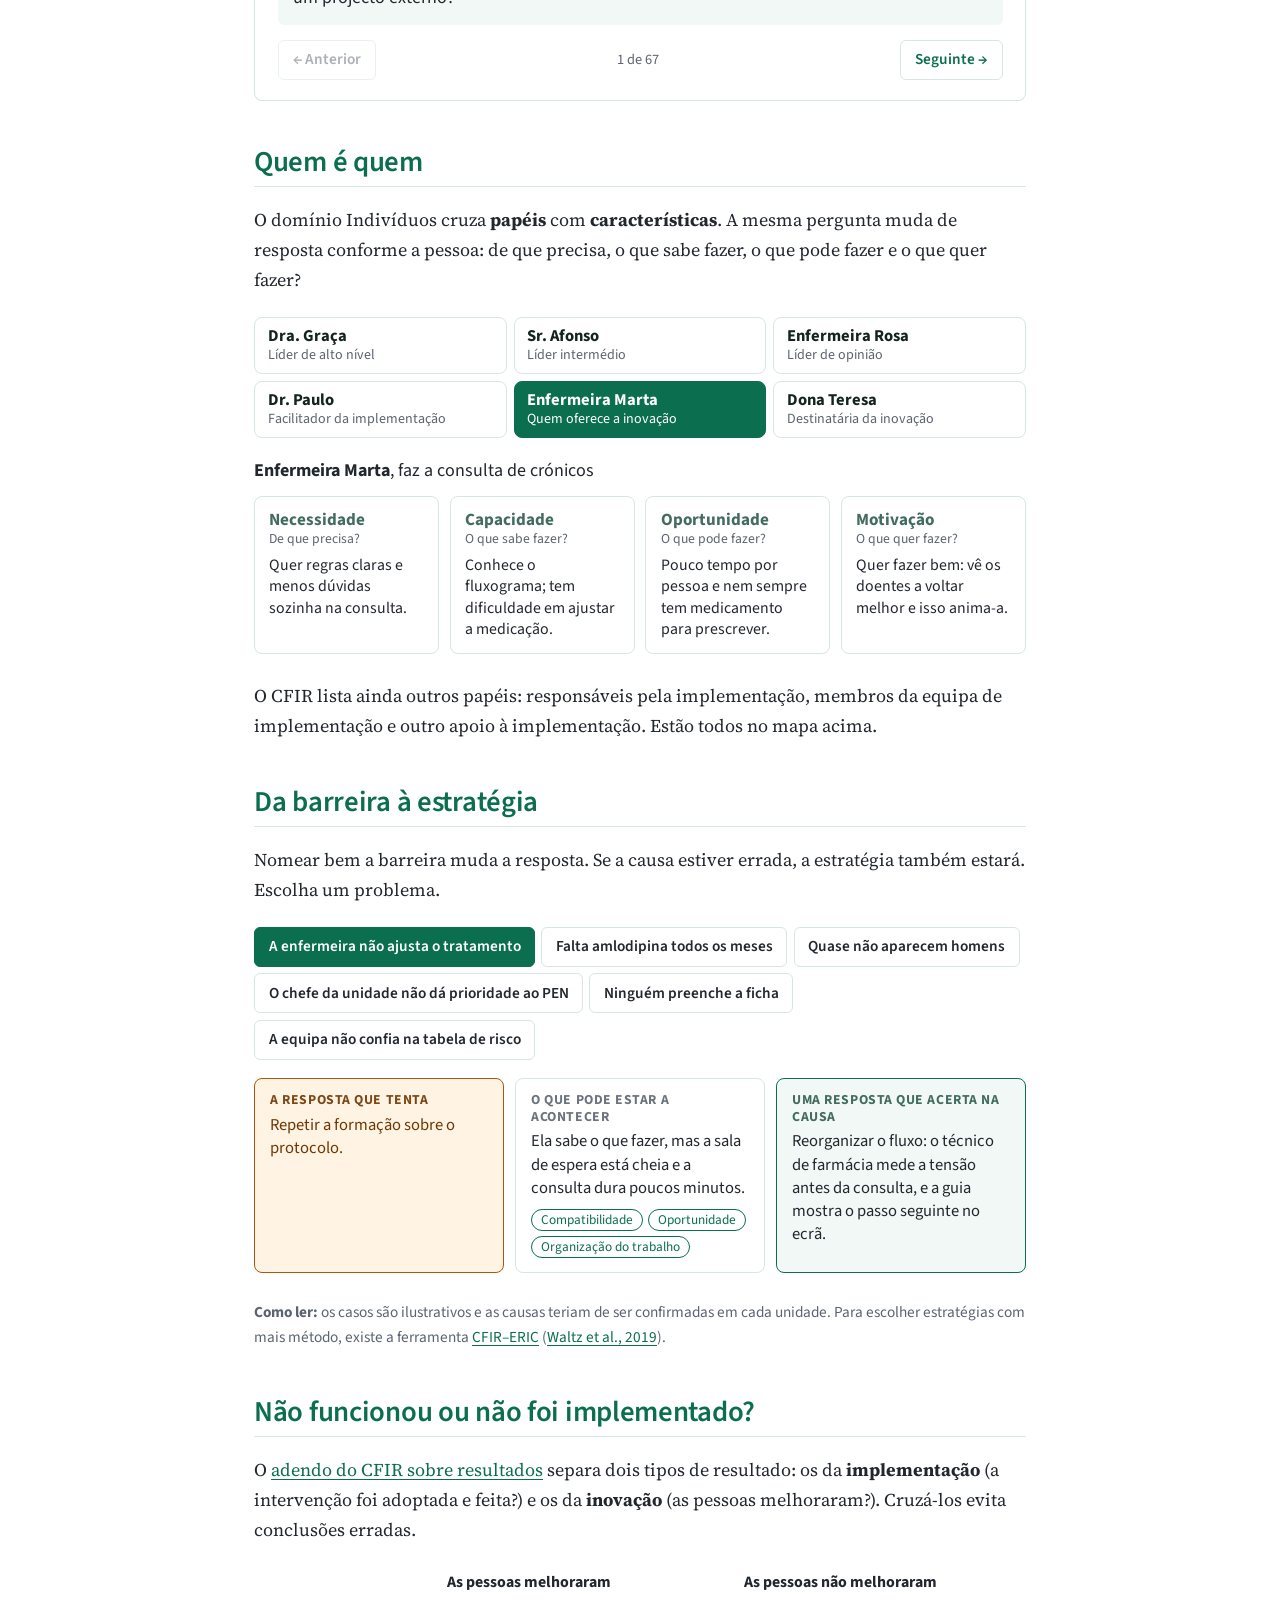
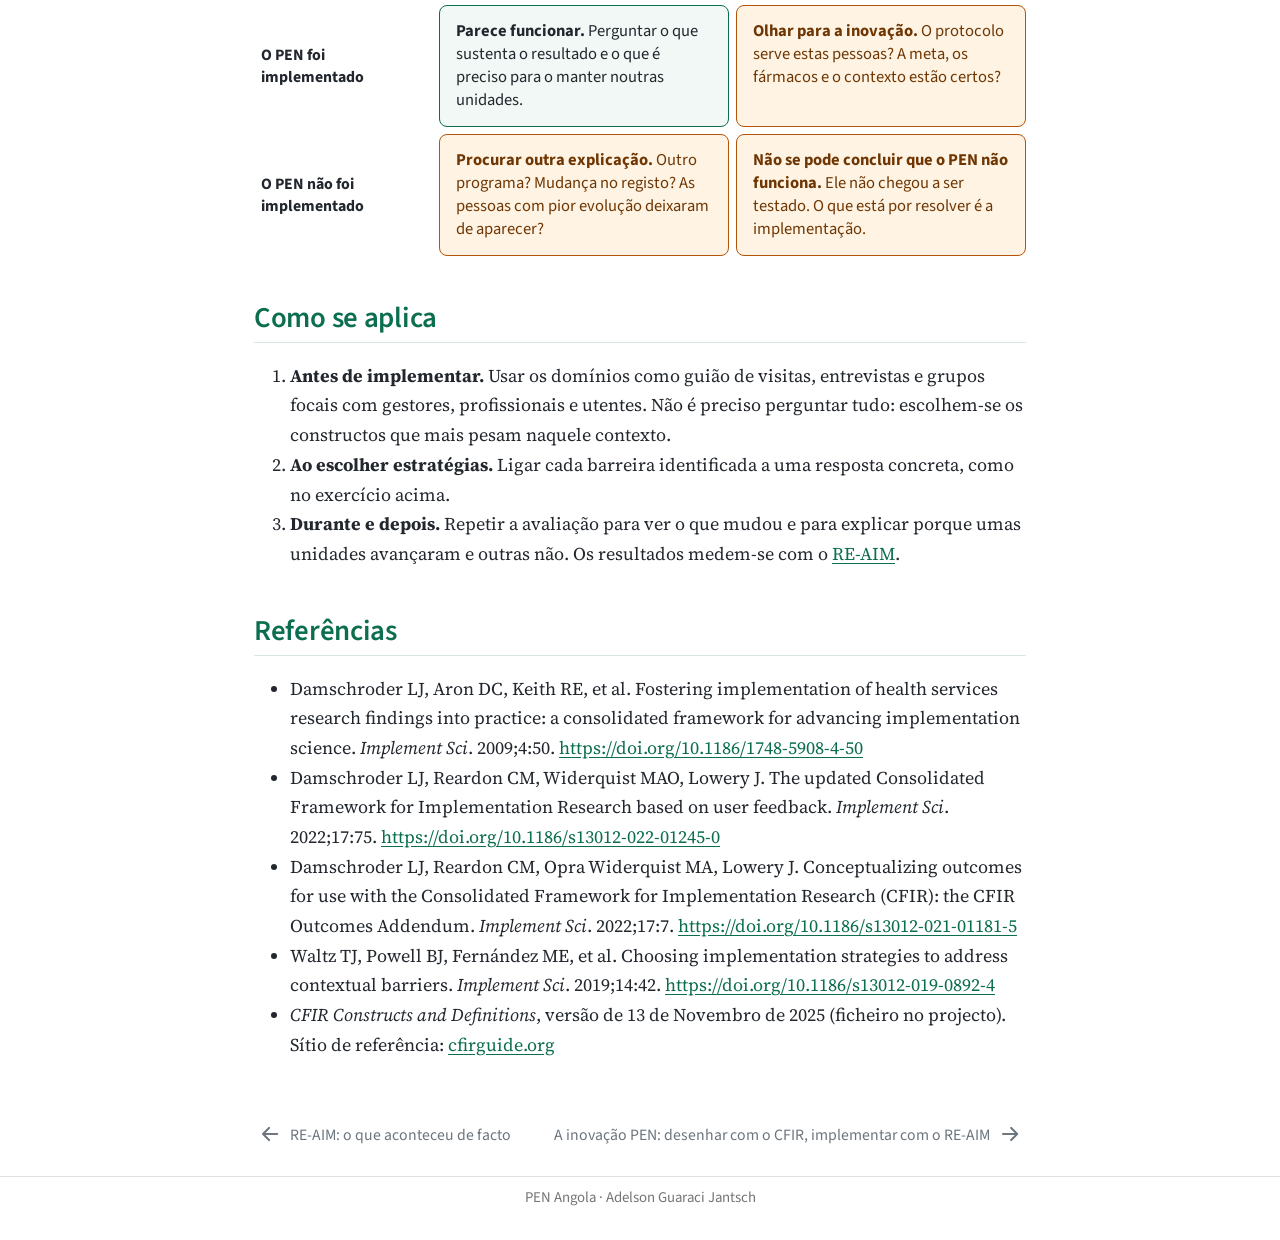
<file: cfir.html>
<!DOCTYPE html>
<html xmlns="http://www.w3.org/1999/xhtml" lang="pt" xml:lang="pt"><head>

<meta charset="utf-8">
<meta name="generator" content="quarto-1.6.42">

<meta name="viewport" content="width=device-width, initial-scale=1.0, user-scalable=yes">


<title>CFIR: o que ajuda ou atrapalha – PEN Angola</title>
<style>
code{white-space: pre-wrap;}
span.smallcaps{font-variant: small-caps;}
div.columns{display: flex; gap: min(4vw, 1.5em);}
div.column{flex: auto; overflow-x: auto;}
div.hanging-indent{margin-left: 1.5em; text-indent: -1.5em;}
ul.task-list{list-style: none;}
ul.task-list li input[type="checkbox"] {
  width: 0.8em;
  margin: 0 0.8em 0.2em -1em; /* quarto-specific, see https://github.com/quarto-dev/quarto-cli/issues/4556 */ 
  vertical-align: middle;
}
</style>


<script src="site_libs/quarto-nav/quarto-nav.js"></script>
<script src="site_libs/quarto-nav/headroom.min.js"></script>
<script src="site_libs/clipboard/clipboard.min.js"></script>
<script src="site_libs/quarto-search/autocomplete.umd.js"></script>
<script src="site_libs/quarto-search/fuse.min.js"></script>
<script src="site_libs/quarto-search/quarto-search.js"></script>
<meta name="quarto:offset" content="./">
<link href="./cfir-reaim-desenho-pen.html" rel="next">
<link href="./reaim.html" rel="prev">
<script src="site_libs/quarto-html/quarto.js"></script>
<script src="site_libs/quarto-html/popper.min.js"></script>
<script src="site_libs/quarto-html/tippy.umd.min.js"></script>
<script src="site_libs/quarto-html/anchor.min.js"></script>
<link href="site_libs/quarto-html/tippy.css" rel="stylesheet">
<link href="site_libs/quarto-html/quarto-syntax-highlighting-4861398f4ea4dd5626286ff060da9aaa.css" rel="stylesheet" class="quarto-color-scheme" id="quarto-text-highlighting-styles">
<link href="site_libs/quarto-html/quarto-syntax-highlighting-dark-8ec700a41a46c83acda2eba9f9d2be0c.css" rel="prefetch" class="quarto-color-scheme quarto-color-alternate" id="quarto-text-highlighting-styles">
<script src="site_libs/bootstrap/bootstrap.min.js"></script>
<link href="site_libs/bootstrap/bootstrap-icons.css" rel="stylesheet">
<link href="site_libs/bootstrap/bootstrap-f7fa54daab96ddf3f471d8b822569a91.min.css" rel="stylesheet" append-hash="true" class="quarto-color-scheme" id="quarto-bootstrap" data-mode="light">
<link href="site_libs/bootstrap/bootstrap-dark-57233b4793763523764f64a2e98dc056.min.css" rel="prefetch" append-hash="true" class="quarto-color-scheme quarto-color-alternate" id="quarto-bootstrap" data-mode="dark">
<script id="quarto-search-options" type="application/json">{
  "location": "sidebar",
  "copy-button": false,
  "collapse-after": 3,
  "panel-placement": "start",
  "type": "textbox",
  "limit": 50,
  "keyboard-shortcut": [
    "f",
    "/",
    "s"
  ],
  "show-item-context": false,
  "language": {
    "search-no-results-text": "Nenhum resultado",
    "search-matching-documents-text": "documentos correspondentes",
    "search-copy-link-title": "Copiar link para a busca",
    "search-hide-matches-text": "Esconder correspondências adicionais",
    "search-more-match-text": "mais correspondência neste documento",
    "search-more-matches-text": "mais correspondências neste documento",
    "search-clear-button-title": "Limpar",
    "search-text-placeholder": "",
    "search-detached-cancel-button-title": "Cancelar",
    "search-submit-button-title": "Enviar",
    "search-label": "Procurar"
  }
}</script>
<style>html{ scroll-behavior: smooth; }</style>


</head>

<body class="nav-sidebar docked">

<div id="quarto-search-results"></div>
  <header id="quarto-header" class="headroom fixed-top">
  <nav class="quarto-secondary-nav">
    <div class="container-fluid d-flex">
      <button type="button" class="quarto-btn-toggle btn" data-bs-toggle="collapse" role="button" data-bs-target=".quarto-sidebar-collapse-item" aria-controls="quarto-sidebar" aria-expanded="false" aria-label="Alternar barra lateral" onclick="if (window.quartoToggleHeadroom) { window.quartoToggleHeadroom(); }">
        <i class="bi bi-layout-text-sidebar-reverse"></i>
      </button>
        <nav class="quarto-page-breadcrumbs" aria-label="breadcrumb"><ol class="breadcrumb"><li class="breadcrumb-item"><a href="./reaim-prism-cfir-pen-angola.html">Enquadramentos de implementação</a></li><li class="breadcrumb-item"><a href="./cfir.html"><span class="chapter-title">CFIR: o que ajuda ou atrapalha</span></a></li></ol></nav>
        <a class="flex-grow-1" role="navigation" data-bs-toggle="collapse" data-bs-target=".quarto-sidebar-collapse-item" aria-controls="quarto-sidebar" aria-expanded="false" aria-label="Alternar barra lateral" onclick="if (window.quartoToggleHeadroom) { window.quartoToggleHeadroom(); }">      
        </a>
      <button type="button" class="btn quarto-search-button" aria-label="Procurar" onclick="window.quartoOpenSearch();">
        <i class="bi bi-search"></i>
      </button>
    </div>
  </nav>
</header>
<!-- content -->
<div id="quarto-content" class="quarto-container page-columns page-rows-contents page-layout-article">
<!-- sidebar -->
  <nav id="quarto-sidebar" class="sidebar collapse collapse-horizontal quarto-sidebar-collapse-item sidebar-navigation docked overflow-auto">
    <div class="pt-lg-2 mt-2 text-left sidebar-header">
    <div class="sidebar-title mb-0 py-0">
      <a href="./">PEN Angola</a> 
        <div class="sidebar-tools-main">
    <a href="https://github.com/filustrias/PEN_Angola" title="Código fonte" class="quarto-navigation-tool px-1" aria-label="Código fonte"><i class="bi bi-github"></i></a>
  <a href="" class="quarto-color-scheme-toggle quarto-navigation-tool  px-1" onclick="window.quartoToggleColorScheme(); return false;" title="Alternar modo escuro"><i class="bi"></i></a>
</div>
    </div>
      </div>
        <div class="mt-2 flex-shrink-0 align-items-center">
        <div class="sidebar-search">
        <div id="quarto-search" class="" title="Procurar"></div>
        </div>
        </div>
    <div class="sidebar-menu-container"> 
    <ul class="list-unstyled mt-1">
        <li class="sidebar-item">
  <div class="sidebar-item-container"> 
  <a href="./index.html" class="sidebar-item-text sidebar-link">
 <span class="menu-text">Apresentação</span></a>
  </div>
</li>
        <li class="sidebar-item">
  <div class="sidebar-item-container"> 
  <a href="./preparativos.html" class="sidebar-item-text sidebar-link"><span class="chapter-title">Preparativos</span></a>
  </div>
</li>
        <li class="sidebar-item sidebar-item-section">
      <div class="sidebar-item-container"> 
            <a class="sidebar-item-text sidebar-link text-start" data-bs-toggle="collapse" data-bs-target="#quarto-sidebar-section-1" role="navigation" aria-expanded="true">
 <span class="menu-text">Evidência</span></a>
          <a class="sidebar-item-toggle text-start" data-bs-toggle="collapse" data-bs-target="#quarto-sidebar-section-1" role="navigation" aria-expanded="true" aria-label="Alternar seção">
            <i class="bi bi-chevron-right ms-2"></i>
          </a> 
      </div>
      <ul id="quarto-sidebar-section-1" class="collapse list-unstyled sidebar-section depth1 show">  
          <li class="sidebar-item">
  <div class="sidebar-item-container"> 
  <a href="./panorama-literatura-pen.html" class="sidebar-item-text sidebar-link"><span class="chapter-title">Panorama da literatura sobre o WHO PEN</span></a>
  </div>
</li>
          <li class="sidebar-item">
  <div class="sidebar-item-container"> 
  <a href="./exploracao-guias-materiais.html" class="sidebar-item-text sidebar-link"><span class="chapter-title">Exploração de guias e materiais</span></a>
  </div>
</li>
      </ul>
  </li>
        <li class="sidebar-item sidebar-item-section">
      <div class="sidebar-item-container"> 
            <a class="sidebar-item-text sidebar-link text-start" data-bs-toggle="collapse" data-bs-target="#quarto-sidebar-section-2" role="navigation" aria-expanded="true">
 <span class="menu-text">Ciência da Implementação</span></a>
          <a class="sidebar-item-toggle text-start" data-bs-toggle="collapse" data-bs-target="#quarto-sidebar-section-2" role="navigation" aria-expanded="true" aria-label="Alternar seção">
            <i class="bi bi-chevron-right ms-2"></i>
          </a> 
      </div>
      <ul id="quarto-sidebar-section-2" class="collapse list-unstyled sidebar-section depth1 show">  
          <li class="sidebar-item">
  <div class="sidebar-item-container"> 
  <a href="./inovacao.html" class="sidebar-item-text sidebar-link"><span class="chapter-title">Inovação</span></a>
  </div>
</li>
          <li class="sidebar-item">
  <div class="sidebar-item-container"> 
  <a href="./ciencia-implementacao.html" class="sidebar-item-text sidebar-link"><span class="chapter-title">Ciência da implementação e investigação de implementação</span></a>
  </div>
</li>
      </ul>
  </li>
        <li class="sidebar-item sidebar-item-section">
      <div class="sidebar-item-container"> 
            <a class="sidebar-item-text sidebar-link text-start" data-bs-toggle="collapse" data-bs-target="#quarto-sidebar-section-3" role="navigation" aria-expanded="true">
 <span class="menu-text">Enquadramentos de implementação</span></a>
          <a class="sidebar-item-toggle text-start" data-bs-toggle="collapse" data-bs-target="#quarto-sidebar-section-3" role="navigation" aria-expanded="true" aria-label="Alternar seção">
            <i class="bi bi-chevron-right ms-2"></i>
          </a> 
      </div>
      <ul id="quarto-sidebar-section-3" class="collapse list-unstyled sidebar-section depth1 show">  
          <li class="sidebar-item">
  <div class="sidebar-item-container"> 
  <a href="./reaim-prism-cfir-pen-angola.html" class="sidebar-item-text sidebar-link"><span class="chapter-title">RE-AIM, PRISM e CFIR</span></a>
  </div>
</li>
          <li class="sidebar-item">
  <div class="sidebar-item-container"> 
  <a href="./reaim.html" class="sidebar-item-text sidebar-link"><span class="chapter-title">RE-AIM: o que aconteceu de facto</span></a>
  </div>
</li>
          <li class="sidebar-item">
  <div class="sidebar-item-container"> 
  <a href="./cfir.html" class="sidebar-item-text sidebar-link active"><span class="chapter-title">CFIR: o que ajuda ou atrapalha</span></a>
  </div>
</li>
          <li class="sidebar-item">
  <div class="sidebar-item-container"> 
  <a href="./cfir-reaim-desenho-pen.html" class="sidebar-item-text sidebar-link"><span class="chapter-title">A inovação PEN: desenhar com o CFIR, implementar com o RE-AIM</span></a>
  </div>
</li>
      </ul>
  </li>
        <li class="sidebar-item sidebar-item-section">
      <div class="sidebar-item-container"> 
            <a class="sidebar-item-text sidebar-link text-start" data-bs-toggle="collapse" data-bs-target="#quarto-sidebar-section-4" role="navigation" aria-expanded="true">
 <span class="menu-text">Aplicação ao piloto</span></a>
          <a class="sidebar-item-toggle text-start" data-bs-toggle="collapse" data-bs-target="#quarto-sidebar-section-4" role="navigation" aria-expanded="true" aria-label="Alternar seção">
            <i class="bi bi-chevron-right ms-2"></i>
          </a> 
      </div>
      <ul id="quarto-sidebar-section-4" class="collapse list-unstyled sidebar-section depth1 show">  
          <li class="sidebar-item">
  <div class="sidebar-item-container"> 
  <a href="./lacunas-de-cuidado-pen-angola.html" class="sidebar-item-text sidebar-link"><span class="chapter-title">Lacunas de cuidado: da guia clínica ao indicador</span></a>
  </div>
</li>
          <li class="sidebar-item">
  <div class="sidebar-item-container"> 
  <a href="./guiao-unidades-piloto.html" class="sidebar-item-text sidebar-link"><span class="chapter-title">Seleção e conhecimento das unidades piloto para o WHO PEN e PEN Plus</span></a>
  </div>
</li>
      </ul>
  </li>
    </ul>
    </div>
</nav>
<div id="quarto-sidebar-glass" class="quarto-sidebar-collapse-item" data-bs-toggle="collapse" data-bs-target=".quarto-sidebar-collapse-item"></div>
<!-- margin-sidebar -->
    <div id="quarto-margin-sidebar" class="sidebar margin-sidebar">
        <nav id="TOC" role="doc-toc" class="toc-active">
    <h2 id="toc-title">Nesta página</h2>
   
  <ul>
  <li><a href="#sec-cfir-mapa" id="toc-sec-cfir-mapa" class="nav-link active" data-scroll-target="#sec-cfir-mapa">O mapa</a></li>
  <li><a href="#sec-cfir-pessoas" id="toc-sec-cfir-pessoas" class="nav-link" data-scroll-target="#sec-cfir-pessoas">Quem é quem</a></li>
  <li><a href="#sec-cfir-estrategias" id="toc-sec-cfir-estrategias" class="nav-link" data-scroll-target="#sec-cfir-estrategias">Da barreira à estratégia</a></li>
  <li><a href="#sec-cfir-resultados" id="toc-sec-cfir-resultados" class="nav-link" data-scroll-target="#sec-cfir-resultados">Não funcionou ou não foi implementado?</a></li>
  <li><a href="#sec-cfir-aplicacao" id="toc-sec-cfir-aplicacao" class="nav-link" data-scroll-target="#sec-cfir-aplicacao">Como se aplica</a></li>
  <li><a href="#referências" id="toc-referências" class="nav-link" data-scroll-target="#referências">Referências</a></li>
  </ul>
<div class="toc-actions"><ul><li><a href="https://github.com/filustrias/PEN_Angola/blob/main/cfir.qmd" class="toc-action"><i class="bi bi-github"></i>Ver o código fonte</a></li><li><a href="https://github.com/filustrias/PEN_Angola/issues/new" class="toc-action"><i class="bi empty"></i>Criar uma issue</a></li></ul></div></nav>
    </div>
<!-- main -->
<main class="content" id="quarto-document-content">

<header id="title-block-header" class="quarto-title-block default"><nav class="quarto-page-breadcrumbs quarto-title-breadcrumbs d-none d-lg-block" aria-label="breadcrumb"><ol class="breadcrumb"><li class="breadcrumb-item"><a href="./reaim-prism-cfir-pen-angola.html">Enquadramentos de implementação</a></li><li class="breadcrumb-item"><a href="./cfir.html"><span class="chapter-title">CFIR: o que ajuda ou atrapalha</span></a></li></ol></nav>
<div class="quarto-title">
<h1 class="title"><span id="sec-cfir" class="quarto-section-identifier"><span class="chapter-title">CFIR: o que ajuda ou atrapalha</span></span></h1>
</div>



<div class="quarto-title-meta">

    
  
    
  </div>
  


</header>


<div class="chapter-subtitle">
<p>Um vocabulário comum para encontrar barreiras e facilitadores antes, durante e depois da implementação</p>
</div>
<p>O RE-AIM diz <strong>o que aconteceu</strong>. O CFIR (<em>Consolidated Framework for Implementation Research</em>; <a href="https://doi.org/10.1186/1748-5908-4-50">Damschroder et al., 2009</a>, actualizado em <a href="https://doi.org/10.1186/s13012-022-01245-0">2022</a>) ajuda a procurar <strong>o que, no contexto, pode explicar esse resultado</strong>. Não é uma lista de tarefas nem um questionário: é um mapa com 5 domínios, 48 constructos e 19 subconstructos, para que todos falem das mesmas coisas com as mesmas palavras.</p>
<div class="callout callout-style-simple callout-note">
<div class="callout-body d-flex">
<div class="callout-icon-container">
<i class="callout-icon"></i>
</div>
<div class="callout-body-container">
<p>As definições são uma tradução de trabalho da tabela <em>CFIR Constructs and Definitions</em> (versão de 13 de Novembro de 2025), ainda sem validação. As perguntas, as pessoas e os casos, incluindo o Centro de Saúde da Nova Esperança, foram escritos para ensinar os conceitos e não descrevem situações reais.</p>
</div>
</div>
</div>
<section id="sec-cfir-mapa" class="level2">
<h2 class="anchored" data-anchor-id="sec-cfir-mapa">O mapa</h2>
<p>A inovação entra num contexto externo e num contexto interno, onde estão os indivíduos. O processo de implementação atravessa tudo. <strong>Escolha um domínio e depois um constructo</strong>, ou procure por uma palavra.</p>
<div class="cf" id="cf-mapa-raiz">
  <div class="cf-mapa">
    <button type="button" class="cf-dominio cf-inovacao" data-dominio="inovacao"></button>
    <div class="cf-camada cf-externo">
      <button type="button" class="cf-dominio" data-dominio="externo"></button>
      <div class="cf-camada cf-interno">
        <button type="button" class="cf-dominio" data-dominio="interno"></button>
        <div class="cf-camada cf-individuos">
          <button type="button" class="cf-dominio" data-dominio="individuos"></button>
        </div>
      </div>
    </div>
    <button type="button" class="cf-dominio cf-processo" data-dominio="processo"></button>
  </div>

  <div class="cf-busca">
    <label for="cf-procurar">Procurar um constructo</label>
    <input type="search" id="cf-procurar" placeholder="Por exemplo: medicamentos, liderança, tempo" autocomplete="off">
    <button type="button" id="cf-ver-tudo" aria-pressed="false">Ver lista completa</button>
  </div>

  <div id="cf-lista-area">
    <p class="cf-dominio-descricao" id="cf-descricao"></p>
    <div class="cf-chips" id="cf-chips"></div>
    <section class="cf-painel" id="cf-painel" aria-live="polite"></section>
  </div>
  <div class="cf-tudo" id="cf-tudo" hidden=""></div>
</div>
</section>
<section id="sec-cfir-pessoas" class="level2">
<h2 class="anchored" data-anchor-id="sec-cfir-pessoas">Quem é quem</h2>
<p>O domínio Indivíduos cruza <strong>papéis</strong> com <strong>características</strong>. A mesma pergunta muda de resposta conforme a pessoa: de que precisa, o que sabe fazer, o que pode fazer e o que quer fazer?</p>
<div class="cf" id="cf-pessoas">
  <div class="cf-pessoas-botoes" id="cf-pessoas-botoes" role="group" aria-label="Escolha uma pessoa"></div>
  <section class="cf-pessoa" id="cf-pessoa" aria-live="polite"></section>
</div>
<p>O CFIR lista ainda outros papéis: responsáveis pela implementação, membros da equipa de implementação e outro apoio à implementação. Estão todos no mapa acima.</p>
</section>
<section id="sec-cfir-estrategias" class="level2">
<h2 class="anchored" data-anchor-id="sec-cfir-estrategias">Da barreira à estratégia</h2>
<p>Nomear bem a barreira muda a resposta. Se a causa estiver errada, a estratégia também estará. Escolha um problema.</p>
<div class="cf" id="cf-casos">
  <div class="cf-casos-botoes" id="cf-casos-botoes" role="group" aria-label="Escolha um problema"></div>
  <section class="cf-caso" id="cf-caso" aria-live="polite"></section>
</div>
<div class="ra-nota">
<p><strong>Como ler:</strong> os casos são ilustrativos e as causas teriam de ser confirmadas em cada unidade. Para escolher estratégias com mais método, existe a ferramenta <a href="https://cfirguide.org/choosing-strategies/">CFIR–ERIC</a> (<a href="https://doi.org/10.1186/s13012-019-0892-4">Waltz et al., 2019</a>).</p>
</div>
</section>
<section id="sec-cfir-resultados" class="level2">
<h2 class="anchored" data-anchor-id="sec-cfir-resultados">Não funcionou ou não foi implementado?</h2>
<p>O <a href="https://doi.org/10.1186/s13012-021-01181-5">adendo do CFIR sobre resultados</a> separa dois tipos de resultado: os da <strong>implementação</strong> (a intervenção foi adoptada e feita?) e os da <strong>inovação</strong> (as pessoas melhoraram?). Cruzá-los evita conclusões erradas.</p>
<div class="cf-resultados">
<div class="cf-eixo cf-eixo-canto">

</div>
<div class="cf-eixo">
<p><strong>As pessoas melhoraram</strong></p>
</div>
<div class="cf-eixo">
<p><strong>As pessoas não melhoraram</strong></p>
</div>
<div class="cf-eixo cf-eixo-linha">
<p><strong>O PEN foi implementado</strong></p>
</div>
<div class="cf-celula">
<p><strong>Parece funcionar.</strong> Perguntar o que sustenta o resultado e o que é preciso para o manter noutras unidades.</p>
</div>
<div class="cf-celula cf-celula-alerta">
<p><strong>Olhar para a inovação.</strong> O protocolo serve estas pessoas? A meta, os fármacos e o contexto estão certos?</p>
</div>
<div class="cf-eixo cf-eixo-linha">
<p><strong>O PEN não foi implementado</strong></p>
</div>
<div class="cf-celula cf-celula-alerta">
<p><strong>Procurar outra explicação.</strong> Outro programa? Mudança no registo? As pessoas com pior evolução deixaram de aparecer?</p>
</div>
<div class="cf-celula cf-celula-alerta">
<p><strong>Não se pode concluir que o PEN não funciona.</strong> Ele não chegou a ser testado. O que está por resolver é a implementação.</p>
</div>
</div>
</section>
<section id="sec-cfir-aplicacao" class="level2">
<h2 class="anchored" data-anchor-id="sec-cfir-aplicacao">Como se aplica</h2>
<ol type="1">
<li><strong>Antes de implementar.</strong> Usar os domínios como guião de visitas, entrevistas e grupos focais com gestores, profissionais e utentes. Não é preciso perguntar tudo: escolhem-se os constructos que mais pesam naquele contexto.</li>
<li><strong>Ao escolher estratégias.</strong> Ligar cada barreira identificada a uma resposta concreta, como no exercício acima.</li>
<li><strong>Durante e depois.</strong> Repetir a avaliação para ver o que mudou e para explicar porque umas unidades avançaram e outras não. Os resultados medem-se com o <a href="./reaim.html">RE-AIM</a>.</li>
</ol>
</section>
<section id="referências" class="level2 unnumbered">
<h2 class="unnumbered anchored" data-anchor-id="referências">Referências</h2>
<ul>
<li>Damschroder LJ, Aron DC, Keith RE, et al.&nbsp;Fostering implementation of health services research findings into practice: a consolidated framework for advancing implementation science. <em>Implement Sci</em>. 2009;4:50. <a href="https://doi.org/10.1186/1748-5908-4-50" class="uri">https://doi.org/10.1186/1748-5908-4-50</a></li>
<li>Damschroder LJ, Reardon CM, Widerquist MAO, Lowery J. The updated Consolidated Framework for Implementation Research based on user feedback. <em>Implement Sci</em>. 2022;17:75. <a href="https://doi.org/10.1186/s13012-022-01245-0" class="uri">https://doi.org/10.1186/s13012-022-01245-0</a></li>
<li>Damschroder LJ, Reardon CM, Opra Widerquist MA, Lowery J. Conceptualizing outcomes for use with the Consolidated Framework for Implementation Research (CFIR): the CFIR Outcomes Addendum. <em>Implement Sci</em>. 2022;17:7. <a href="https://doi.org/10.1186/s13012-021-01181-5" class="uri">https://doi.org/10.1186/s13012-021-01181-5</a></li>
<li>Waltz TJ, Powell BJ, Fernández ME, et al.&nbsp;Choosing implementation strategies to address contextual barriers. <em>Implement Sci</em>. 2019;14:42. <a href="https://doi.org/10.1186/s13012-019-0892-4" class="uri">https://doi.org/10.1186/s13012-019-0892-4</a></li>
<li><em>CFIR Constructs and Definitions</em>, versão de 13 de Novembro de 2025 (ficheiro no projecto). Sítio de referência: <a href="https://cfirguide.org/">cfirguide.org</a></li>
</ul>
<script src="infografico/cfir.js"></script>


</section>

</main> <!-- /main -->
<script id="quarto-html-after-body" type="application/javascript">
window.document.addEventListener("DOMContentLoaded", function (event) {
  const toggleBodyColorMode = (bsSheetEl) => {
    const mode = bsSheetEl.getAttribute("data-mode");
    const bodyEl = window.document.querySelector("body");
    if (mode === "dark") {
      bodyEl.classList.add("quarto-dark");
      bodyEl.classList.remove("quarto-light");
    } else {
      bodyEl.classList.add("quarto-light");
      bodyEl.classList.remove("quarto-dark");
    }
  }
  const toggleBodyColorPrimary = () => {
    const bsSheetEl = window.document.querySelector("link#quarto-bootstrap");
    if (bsSheetEl) {
      toggleBodyColorMode(bsSheetEl);
    }
  }
  toggleBodyColorPrimary();  
  const disableStylesheet = (stylesheets) => {
    for (let i=0; i < stylesheets.length; i++) {
      const stylesheet = stylesheets[i];
      stylesheet.rel = 'prefetch';
    }
  }
  const enableStylesheet = (stylesheets) => {
    for (let i=0; i < stylesheets.length; i++) {
      const stylesheet = stylesheets[i];
      stylesheet.rel = 'stylesheet';
    }
  }
  const manageTransitions = (selector, allowTransitions) => {
    const els = window.document.querySelectorAll(selector);
    for (let i=0; i < els.length; i++) {
      const el = els[i];
      if (allowTransitions) {
        el.classList.remove('notransition');
      } else {
        el.classList.add('notransition');
      }
    }
  }
  const toggleGiscusIfUsed = (isAlternate, darkModeDefault) => {
    const baseTheme = document.querySelector('#giscus-base-theme')?.value ?? 'light';
    const alternateTheme = document.querySelector('#giscus-alt-theme')?.value ?? 'dark';
    let newTheme = '';
    if(darkModeDefault) {
      newTheme = isAlternate ? baseTheme : alternateTheme;
    } else {
      newTheme = isAlternate ? alternateTheme : baseTheme;
    }
    const changeGiscusTheme = () => {
      // From: https://github.com/giscus/giscus/issues/336
      const sendMessage = (message) => {
        const iframe = document.querySelector('iframe.giscus-frame');
        if (!iframe) return;
        iframe.contentWindow.postMessage({ giscus: message }, 'https://giscus.app');
      }
      sendMessage({
        setConfig: {
          theme: newTheme
        }
      });
    }
    const isGiscussLoaded = window.document.querySelector('iframe.giscus-frame') !== null;
    if (isGiscussLoaded) {
      changeGiscusTheme();
    }
  }
  const toggleColorMode = (alternate) => {
    // Switch the stylesheets
    const alternateStylesheets = window.document.querySelectorAll('link.quarto-color-scheme.quarto-color-alternate');
    manageTransitions('#quarto-margin-sidebar .nav-link', false);
    if (alternate) {
      enableStylesheet(alternateStylesheets);
      for (const sheetNode of alternateStylesheets) {
        if (sheetNode.id === "quarto-bootstrap") {
          toggleBodyColorMode(sheetNode);
        }
      }
    } else {
      disableStylesheet(alternateStylesheets);
      toggleBodyColorPrimary();
    }
    manageTransitions('#quarto-margin-sidebar .nav-link', true);
    // Switch the toggles
    const toggles = window.document.querySelectorAll('.quarto-color-scheme-toggle');
    for (let i=0; i < toggles.length; i++) {
      const toggle = toggles[i];
      if (toggle) {
        if (alternate) {
          toggle.classList.add("alternate");     
        } else {
          toggle.classList.remove("alternate");
        }
      }
    }
    // Hack to workaround the fact that safari doesn't
    // properly recolor the scrollbar when toggling (#1455)
    if (navigator.userAgent.indexOf('Safari') > 0 && navigator.userAgent.indexOf('Chrome') == -1) {
      manageTransitions("body", false);
      window.scrollTo(0, 1);
      setTimeout(() => {
        window.scrollTo(0, 0);
        manageTransitions("body", true);
      }, 40);  
    }
  }
  const isFileUrl = () => { 
    return window.location.protocol === 'file:';
  }
  const hasAlternateSentinel = () => {  
    let styleSentinel = getColorSchemeSentinel();
    if (styleSentinel !== null) {
      return styleSentinel === "alternate";
    } else {
      return false;
    }
  }
  const setStyleSentinel = (alternate) => {
    const value = alternate ? "alternate" : "default";
    if (!isFileUrl()) {
      window.localStorage.setItem("quarto-color-scheme", value);
    } else {
      localAlternateSentinel = value;
    }
  }
  const getColorSchemeSentinel = () => {
    if (!isFileUrl()) {
      const storageValue = window.localStorage.getItem("quarto-color-scheme");
      return storageValue != null ? storageValue : localAlternateSentinel;
    } else {
      return localAlternateSentinel;
    }
  }
  const darkModeDefault = false;
  let localAlternateSentinel = darkModeDefault ? 'alternate' : 'default';
  // Dark / light mode switch
  window.quartoToggleColorScheme = () => {
    // Read the current dark / light value 
    let toAlternate = !hasAlternateSentinel();
    toggleColorMode(toAlternate);
    setStyleSentinel(toAlternate);
    toggleGiscusIfUsed(toAlternate, darkModeDefault);
  };
  // Ensure there is a toggle, if there isn't float one in the top right
  if (window.document.querySelector('.quarto-color-scheme-toggle') === null) {
    const a = window.document.createElement('a');
    a.classList.add('top-right');
    a.classList.add('quarto-color-scheme-toggle');
    a.href = "";
    a.onclick = function() { try { window.quartoToggleColorScheme(); } catch {} return false; };
    const i = window.document.createElement("i");
    i.classList.add('bi');
    a.appendChild(i);
    window.document.body.appendChild(a);
  }
  // Switch to dark mode if need be
  if (hasAlternateSentinel()) {
    toggleColorMode(true);
  } else {
    toggleColorMode(false);
  }
  const icon = "";
  const anchorJS = new window.AnchorJS();
  anchorJS.options = {
    placement: 'right',
    icon: icon
  };
  anchorJS.add('.anchored');
  const isCodeAnnotation = (el) => {
    for (const clz of el.classList) {
      if (clz.startsWith('code-annotation-')) {                     
        return true;
      }
    }
    return false;
  }
  const onCopySuccess = function(e) {
    // button target
    const button = e.trigger;
    // don't keep focus
    button.blur();
    // flash "checked"
    button.classList.add('code-copy-button-checked');
    var currentTitle = button.getAttribute("title");
    button.setAttribute("title", "Copiada");
    let tooltip;
    if (window.bootstrap) {
      button.setAttribute("data-bs-toggle", "tooltip");
      button.setAttribute("data-bs-placement", "left");
      button.setAttribute("data-bs-title", "Copiada");
      tooltip = new bootstrap.Tooltip(button, 
        { trigger: "manual", 
          customClass: "code-copy-button-tooltip",
          offset: [0, -8]});
      tooltip.show();    
    }
    setTimeout(function() {
      if (tooltip) {
        tooltip.hide();
        button.removeAttribute("data-bs-title");
        button.removeAttribute("data-bs-toggle");
        button.removeAttribute("data-bs-placement");
      }
      button.setAttribute("title", currentTitle);
      button.classList.remove('code-copy-button-checked');
    }, 1000);
    // clear code selection
    e.clearSelection();
  }
  const getTextToCopy = function(trigger) {
      const codeEl = trigger.previousElementSibling.cloneNode(true);
      for (const childEl of codeEl.children) {
        if (isCodeAnnotation(childEl)) {
          childEl.remove();
        }
      }
      return codeEl.innerText;
  }
  const clipboard = new window.ClipboardJS('.code-copy-button:not([data-in-quarto-modal])', {
    text: getTextToCopy
  });
  clipboard.on('success', onCopySuccess);
  if (window.document.getElementById('quarto-embedded-source-code-modal')) {
    const clipboardModal = new window.ClipboardJS('.code-copy-button[data-in-quarto-modal]', {
      text: getTextToCopy,
      container: window.document.getElementById('quarto-embedded-source-code-modal')
    });
    clipboardModal.on('success', onCopySuccess);
  }
    var localhostRegex = new RegExp(/^(?:http|https):\/\/localhost\:?[0-9]*\//);
    var mailtoRegex = new RegExp(/^mailto:/);
      var filterRegex = new RegExp("^(?:http:|https:)\/\/filustrias\.github\.io\/PEN_Angola\/");
    var isInternal = (href) => {
        return filterRegex.test(href) || localhostRegex.test(href) || mailtoRegex.test(href);
    }
    // Inspect non-navigation links and adorn them if external
 	var links = window.document.querySelectorAll('a[href]:not(.nav-link):not(.navbar-brand):not(.toc-action):not(.sidebar-link):not(.sidebar-item-toggle):not(.pagination-link):not(.no-external):not([aria-hidden]):not(.dropdown-item):not(.quarto-navigation-tool):not(.about-link)');
    for (var i=0; i<links.length; i++) {
      const link = links[i];
      if (!isInternal(link.href)) {
        // undo the damage that might have been done by quarto-nav.js in the case of
        // links that we want to consider external
        if (link.dataset.originalHref !== undefined) {
          link.href = link.dataset.originalHref;
        }
          // target, if specified
          link.setAttribute("target", "_blank");
          if (link.getAttribute("rel") === null) {
            link.setAttribute("rel", "noopener");
          }
      }
    }
  function tippyHover(el, contentFn, onTriggerFn, onUntriggerFn) {
    const config = {
      allowHTML: true,
      maxWidth: 500,
      delay: 100,
      arrow: false,
      appendTo: function(el) {
          return el.parentElement;
      },
      interactive: true,
      interactiveBorder: 10,
      theme: 'quarto',
      placement: 'bottom-start',
    };
    if (contentFn) {
      config.content = contentFn;
    }
    if (onTriggerFn) {
      config.onTrigger = onTriggerFn;
    }
    if (onUntriggerFn) {
      config.onUntrigger = onUntriggerFn;
    }
    window.tippy(el, config); 
  }
      let selectedAnnoteEl;
      const selectorForAnnotation = ( cell, annotation) => {
        let cellAttr = 'data-code-cell="' + cell + '"';
        let lineAttr = 'data-code-annotation="' +  annotation + '"';
        const selector = 'span[' + cellAttr + '][' + lineAttr + ']';
        return selector;
      }
      const selectCodeLines = (annoteEl) => {
        const doc = window.document;
        const targetCell = annoteEl.getAttribute("data-target-cell");
        const targetAnnotation = annoteEl.getAttribute("data-target-annotation");
        const annoteSpan = window.document.querySelector(selectorForAnnotation(targetCell, targetAnnotation));
        const lines = annoteSpan.getAttribute("data-code-lines").split(",");
        const lineIds = lines.map((line) => {
          return targetCell + "-" + line;
        })
        let top = null;
        let height = null;
        let parent = null;
        if (lineIds.length > 0) {
            //compute the position of the single el (top and bottom and make a div)
            const el = window.document.getElementById(lineIds[0]);
            top = el.offsetTop;
            height = el.offsetHeight;
            parent = el.parentElement.parentElement;
          if (lineIds.length > 1) {
            const lastEl = window.document.getElementById(lineIds[lineIds.length - 1]);
            const bottom = lastEl.offsetTop + lastEl.offsetHeight;
            height = bottom - top;
          }
          if (top !== null && height !== null && parent !== null) {
            // cook up a div (if necessary) and position it 
            let div = window.document.getElementById("code-annotation-line-highlight");
            if (div === null) {
              div = window.document.createElement("div");
              div.setAttribute("id", "code-annotation-line-highlight");
              div.style.position = 'absolute';
              parent.appendChild(div);
            }
            div.style.top = top - 2 + "px";
            div.style.height = height + 4 + "px";
            div.style.left = 0;
            let gutterDiv = window.document.getElementById("code-annotation-line-highlight-gutter");
            if (gutterDiv === null) {
              gutterDiv = window.document.createElement("div");
              gutterDiv.setAttribute("id", "code-annotation-line-highlight-gutter");
              gutterDiv.style.position = 'absolute';
              const codeCell = window.document.getElementById(targetCell);
              const gutter = codeCell.querySelector('.code-annotation-gutter');
              gutter.appendChild(gutterDiv);
            }
            gutterDiv.style.top = top - 2 + "px";
            gutterDiv.style.height = height + 4 + "px";
          }
          selectedAnnoteEl = annoteEl;
        }
      };
      const unselectCodeLines = () => {
        const elementsIds = ["code-annotation-line-highlight", "code-annotation-line-highlight-gutter"];
        elementsIds.forEach((elId) => {
          const div = window.document.getElementById(elId);
          if (div) {
            div.remove();
          }
        });
        selectedAnnoteEl = undefined;
      };
        // Handle positioning of the toggle
    window.addEventListener(
      "resize",
      throttle(() => {
        elRect = undefined;
        if (selectedAnnoteEl) {
          selectCodeLines(selectedAnnoteEl);
        }
      }, 10)
    );
    function throttle(fn, ms) {
    let throttle = false;
    let timer;
      return (...args) => {
        if(!throttle) { // first call gets through
            fn.apply(this, args);
            throttle = true;
        } else { // all the others get throttled
            if(timer) clearTimeout(timer); // cancel #2
            timer = setTimeout(() => {
              fn.apply(this, args);
              timer = throttle = false;
            }, ms);
        }
      };
    }
      // Attach click handler to the DT
      const annoteDls = window.document.querySelectorAll('dt[data-target-cell]');
      for (const annoteDlNode of annoteDls) {
        annoteDlNode.addEventListener('click', (event) => {
          const clickedEl = event.target;
          if (clickedEl !== selectedAnnoteEl) {
            unselectCodeLines();
            const activeEl = window.document.querySelector('dt[data-target-cell].code-annotation-active');
            if (activeEl) {
              activeEl.classList.remove('code-annotation-active');
            }
            selectCodeLines(clickedEl);
            clickedEl.classList.add('code-annotation-active');
          } else {
            // Unselect the line
            unselectCodeLines();
            clickedEl.classList.remove('code-annotation-active');
          }
        });
      }
});
</script>
<nav class="page-navigation">
  <div class="nav-page nav-page-previous">
      <a href="./reaim.html" class="pagination-link" aria-label="RE-AIM: o que aconteceu de facto">
        <i class="bi bi-arrow-left-short"></i> <span class="nav-page-text"><span class="chapter-title">RE-AIM: o que aconteceu de facto</span></span>
      </a>          
  </div>
  <div class="nav-page nav-page-next">
      <a href="./cfir-reaim-desenho-pen.html" class="pagination-link" aria-label="A inovação PEN: desenhar com o CFIR, implementar com o RE-AIM">
        <span class="nav-page-text"><span class="chapter-title">A inovação PEN: desenhar com o CFIR, implementar com o RE-AIM</span></span> <i class="bi bi-arrow-right-short"></i>
      </a>
  </div>
</nav>
</div> <!-- /content -->
<footer class="footer">
  <div class="nav-footer">
    <div class="nav-footer-left">
      &nbsp;
    </div>   
    <div class="nav-footer-center">
<p>PEN Angola · Adelson Guaraci Jantsch</p>
<div class="toc-actions d-sm-block d-md-none"><ul><li><a href="https://github.com/filustrias/PEN_Angola/blob/main/cfir.qmd" class="toc-action"><i class="bi bi-github"></i>Ver o código fonte</a></li><li><a href="https://github.com/filustrias/PEN_Angola/issues/new" class="toc-action"><i class="bi empty"></i>Criar uma issue</a></li></ul></div></div>
    <div class="nav-footer-right">
      &nbsp;
    </div>
  </div>
</footer>




<script src="site_libs/quarto-html/zenscroll-min.js"></script>
</body></html>
</file>
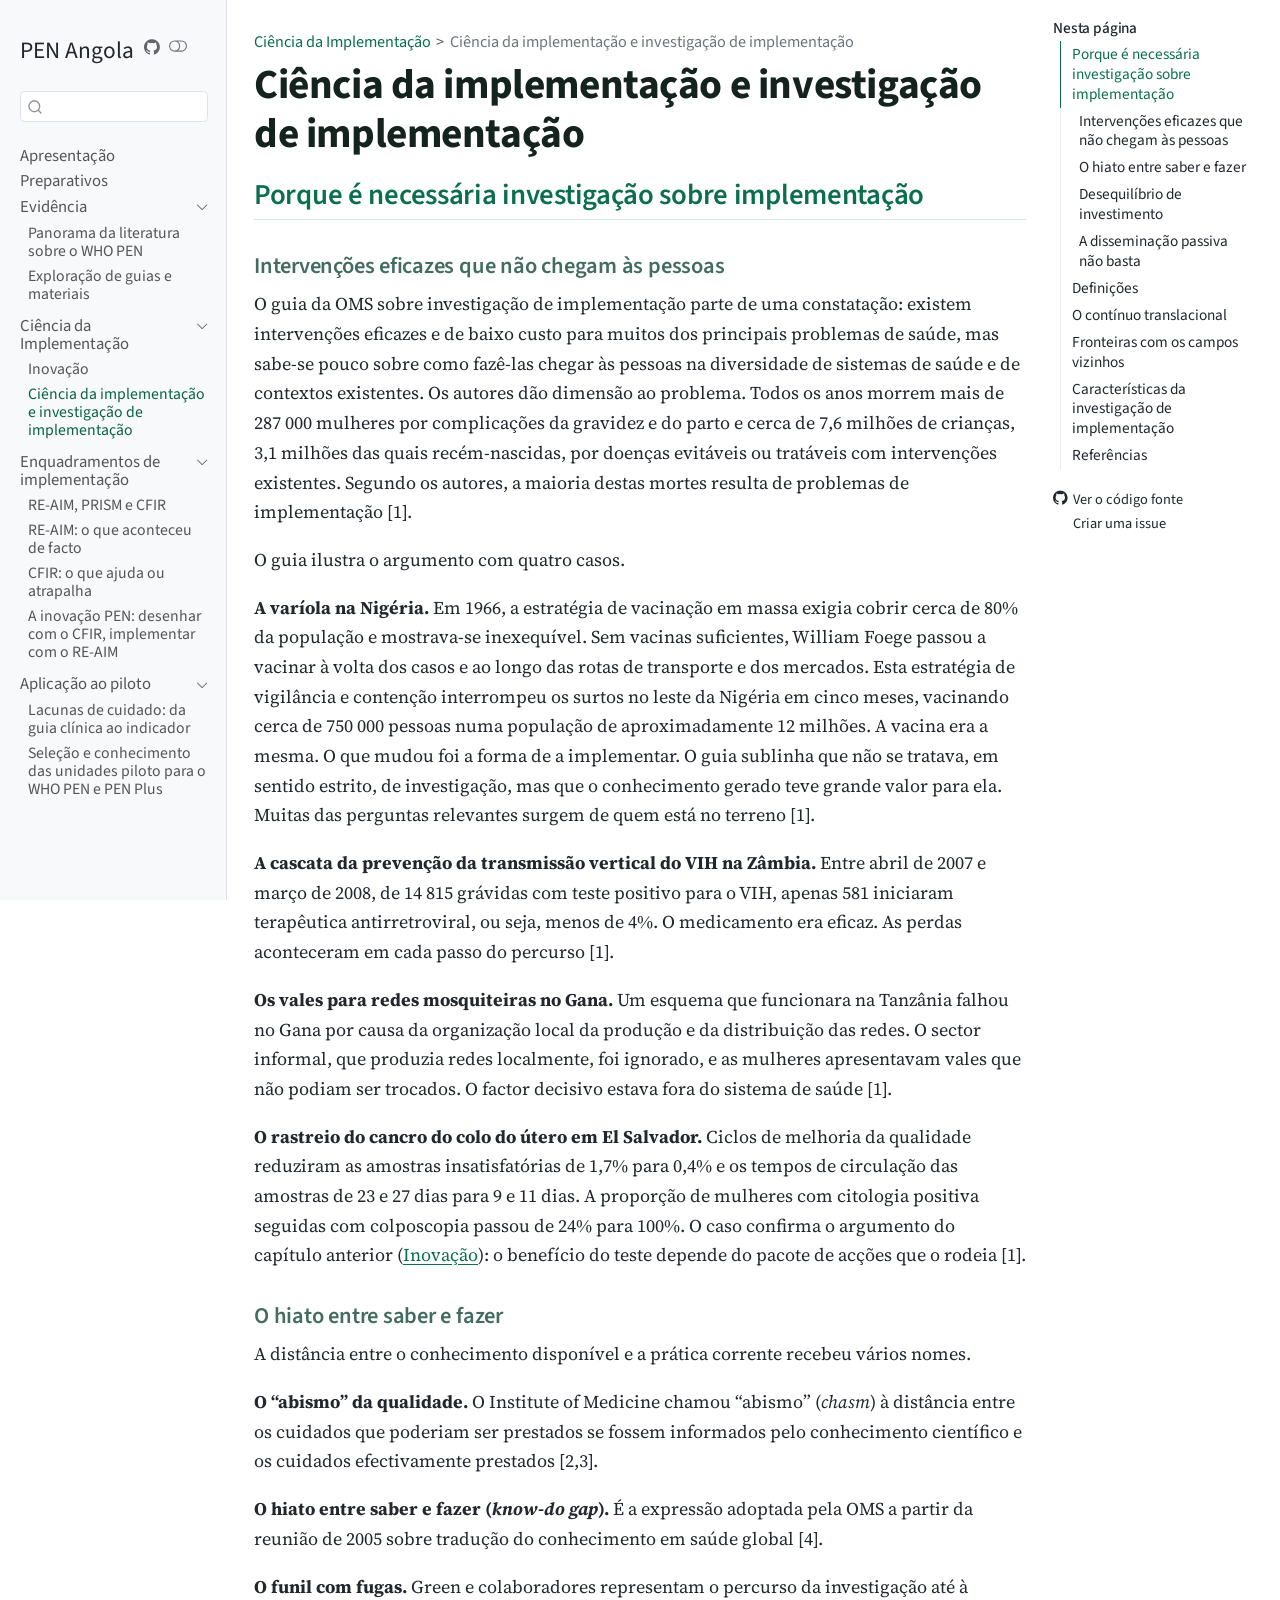
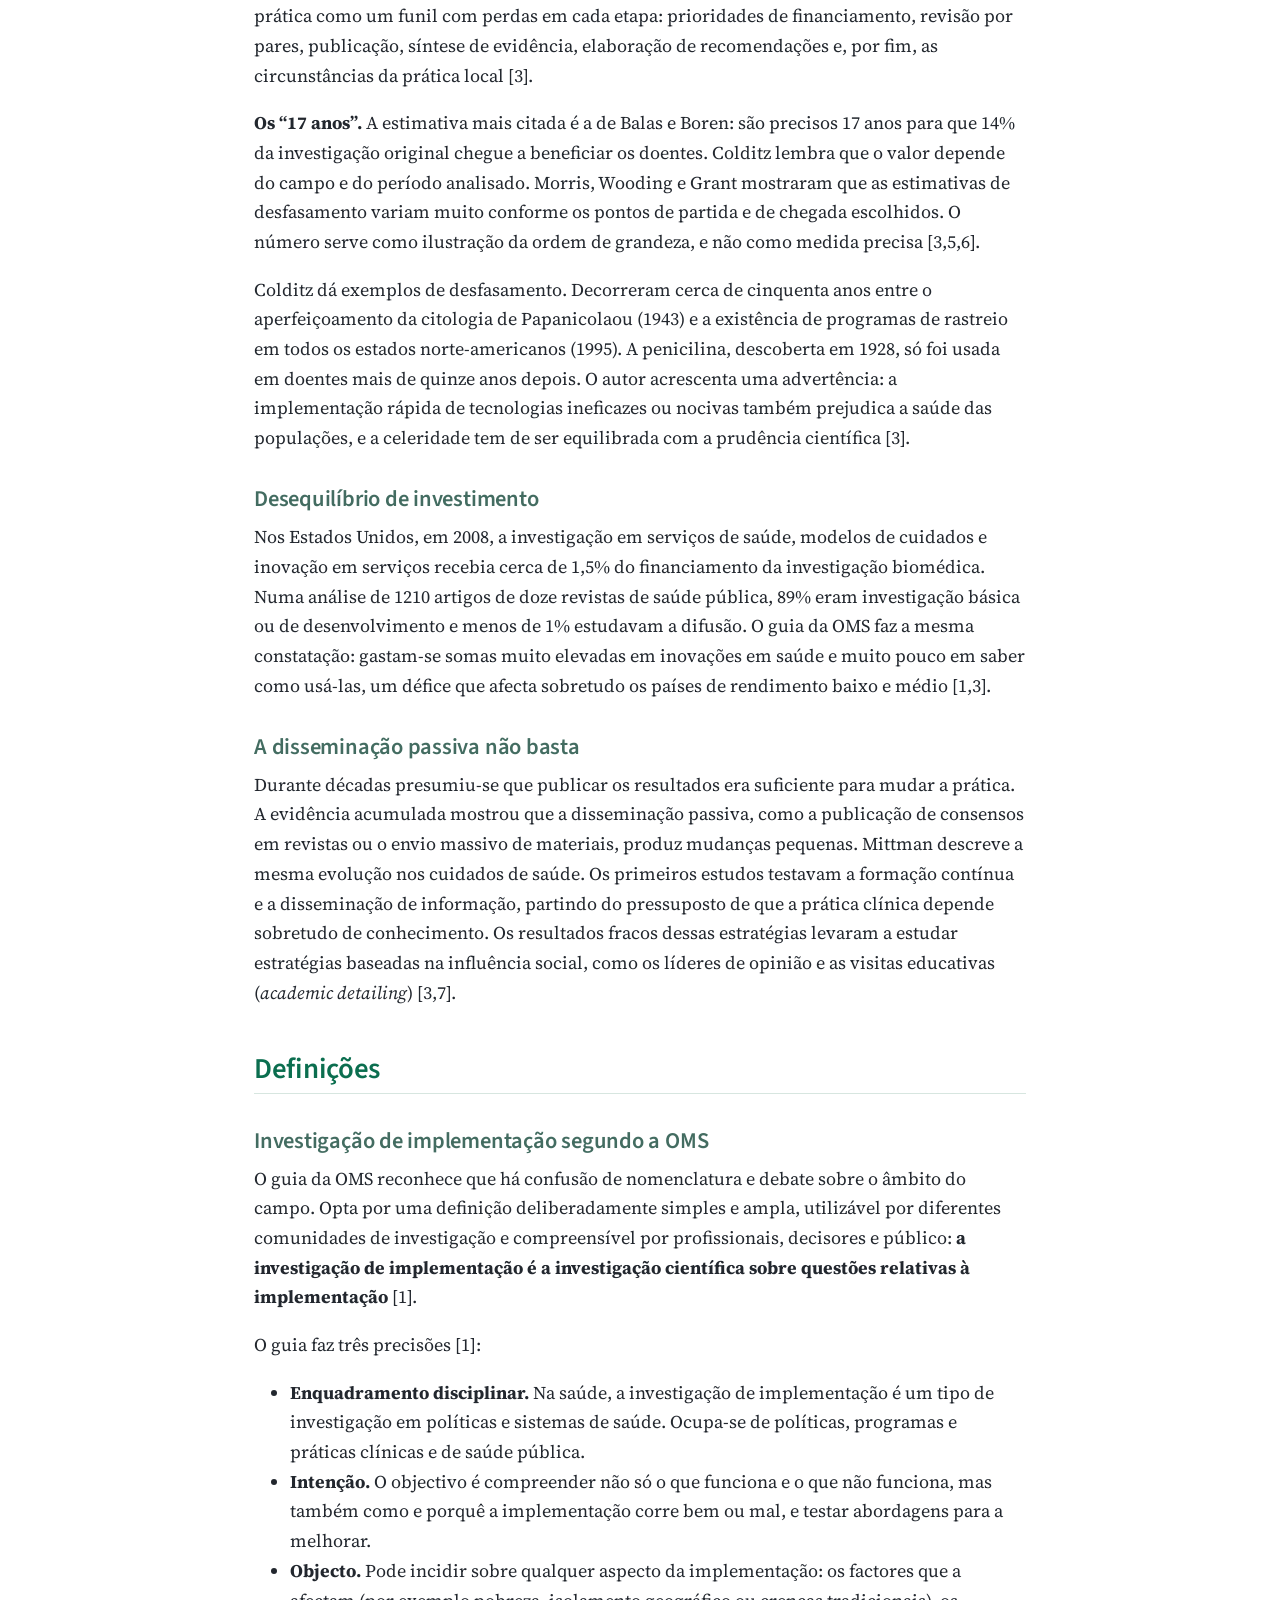
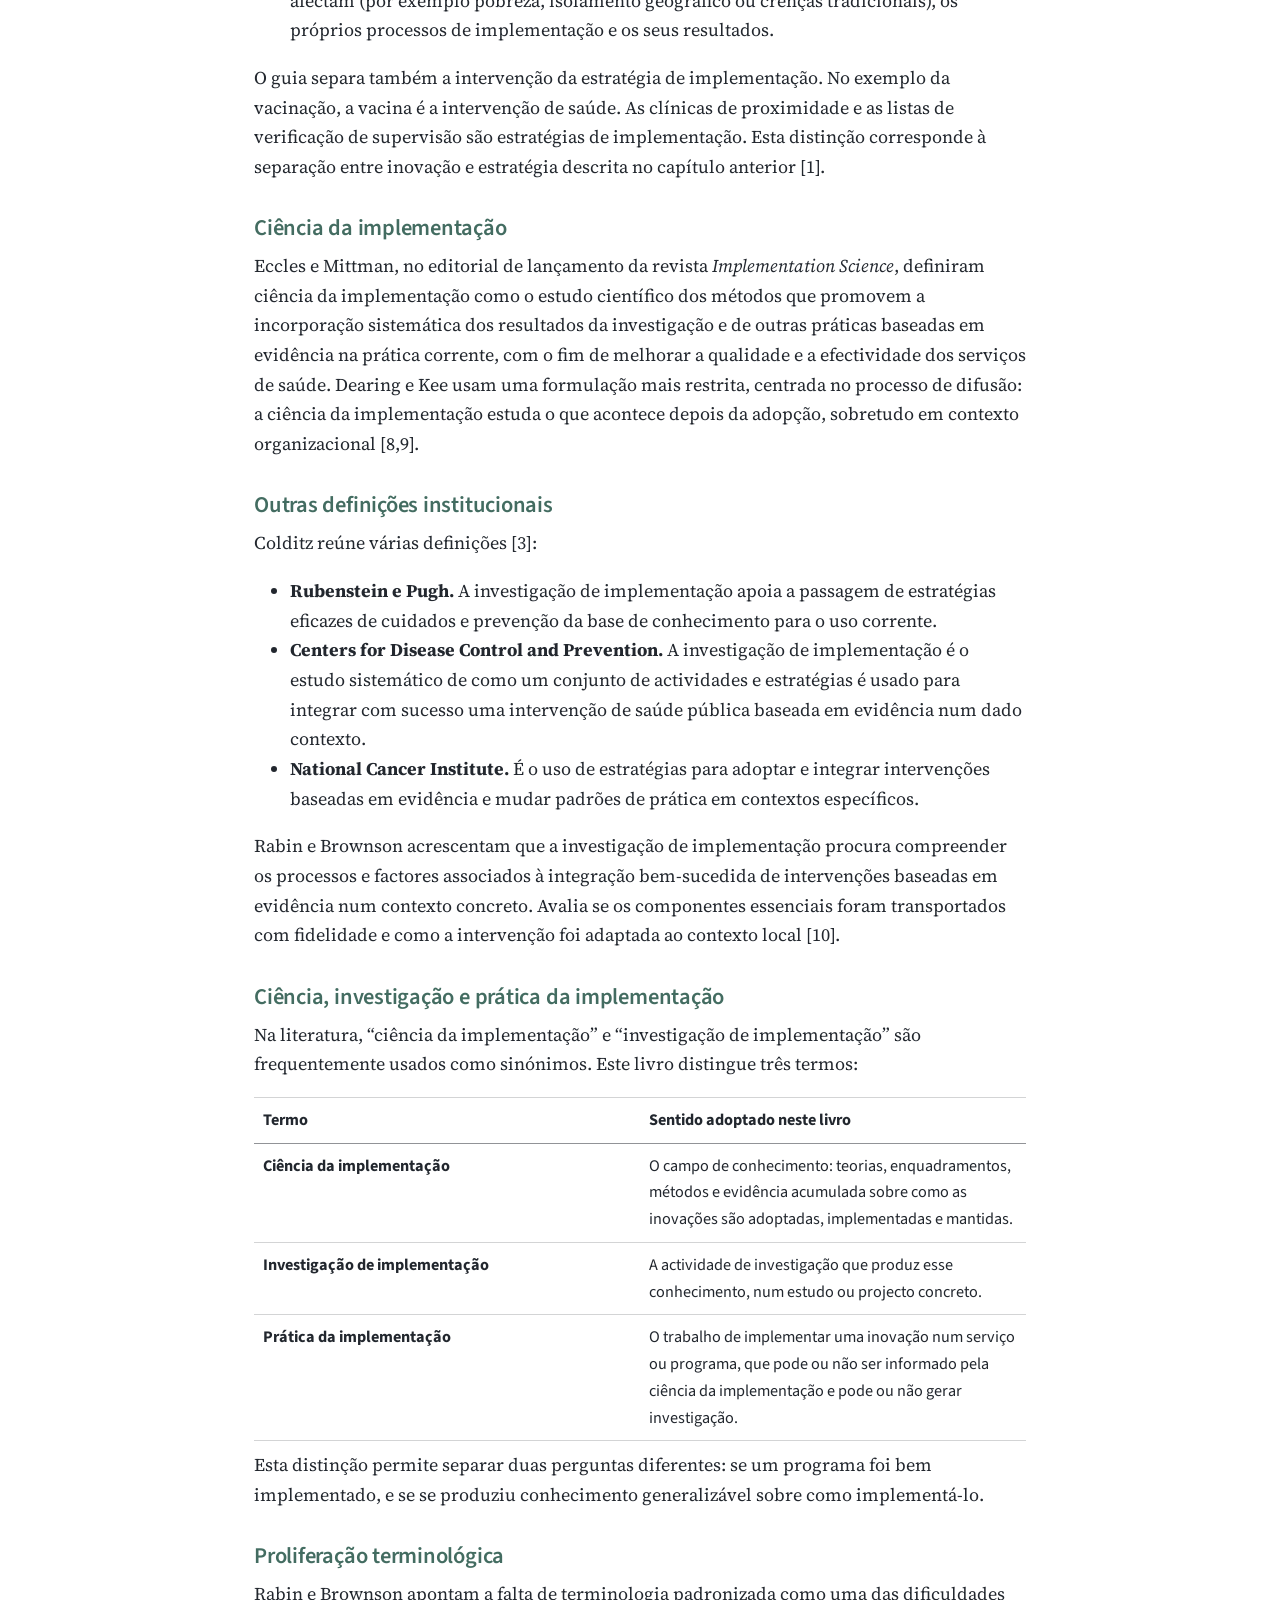
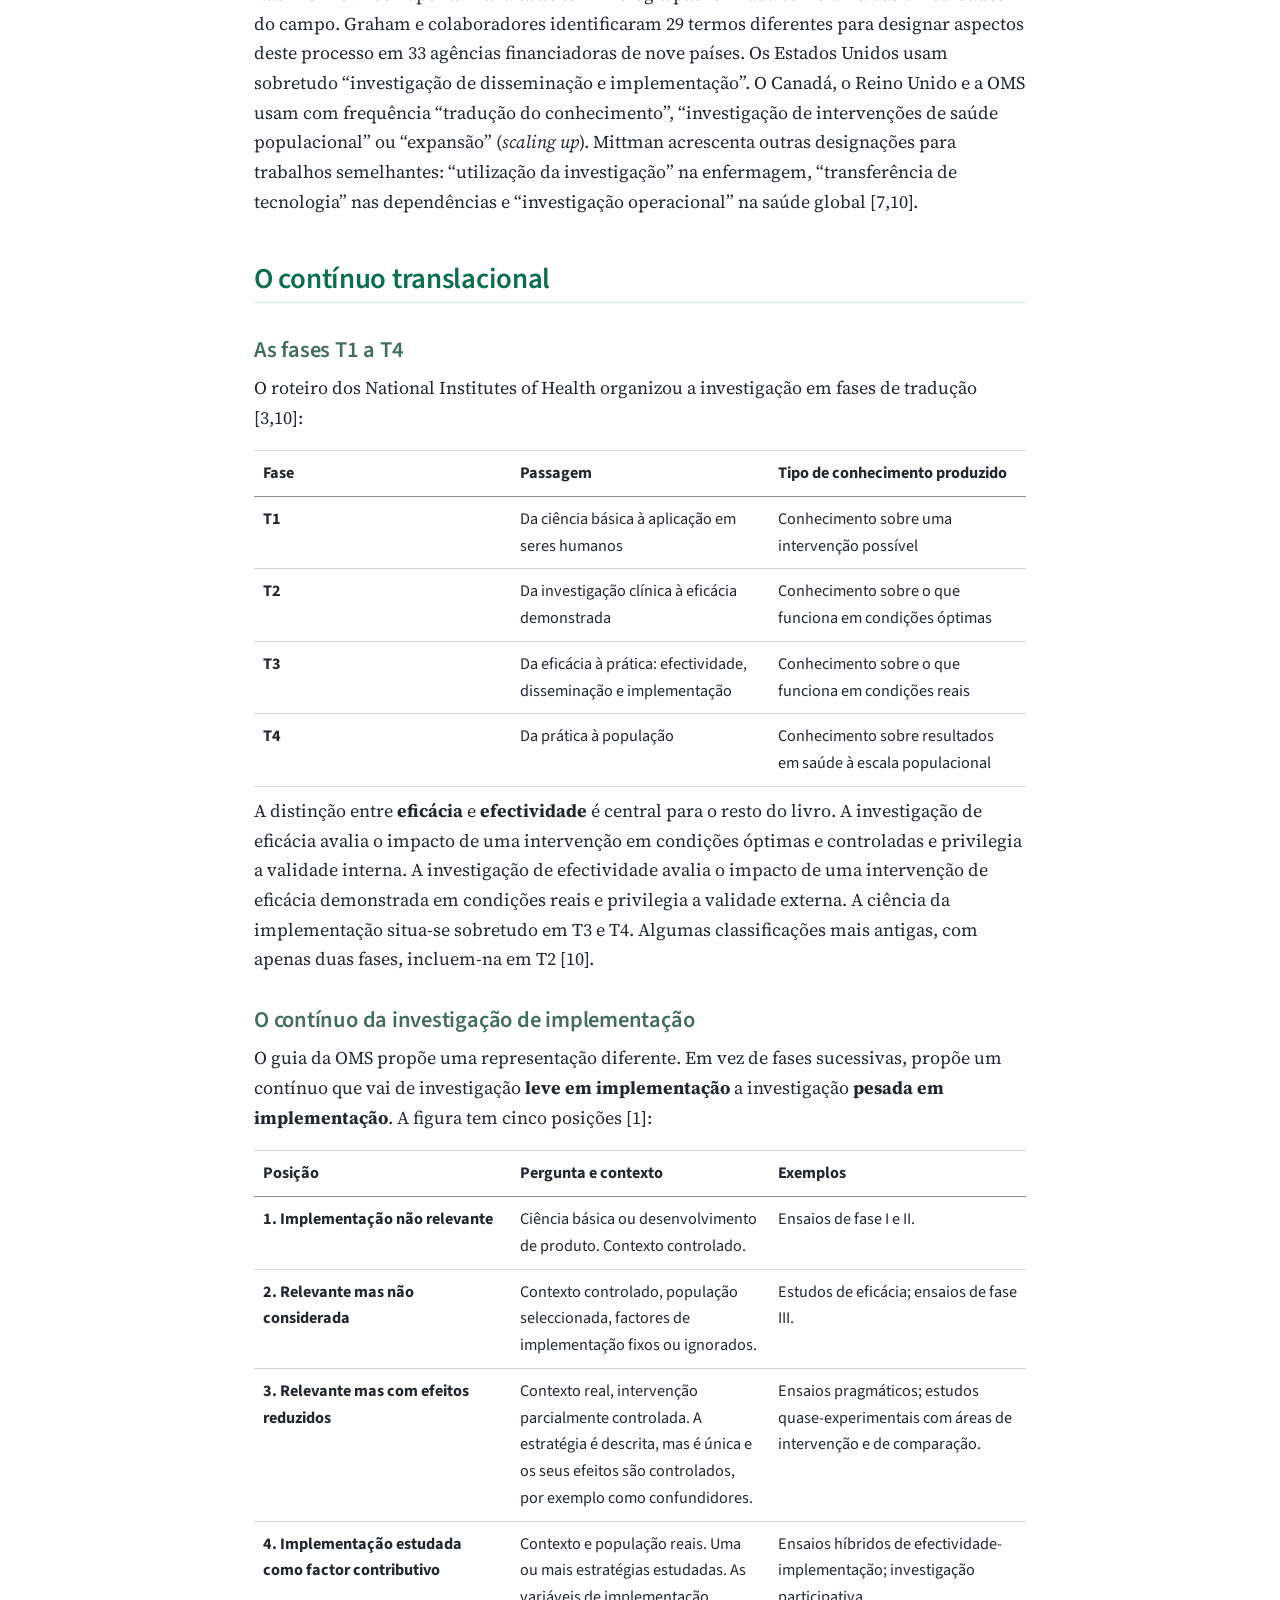
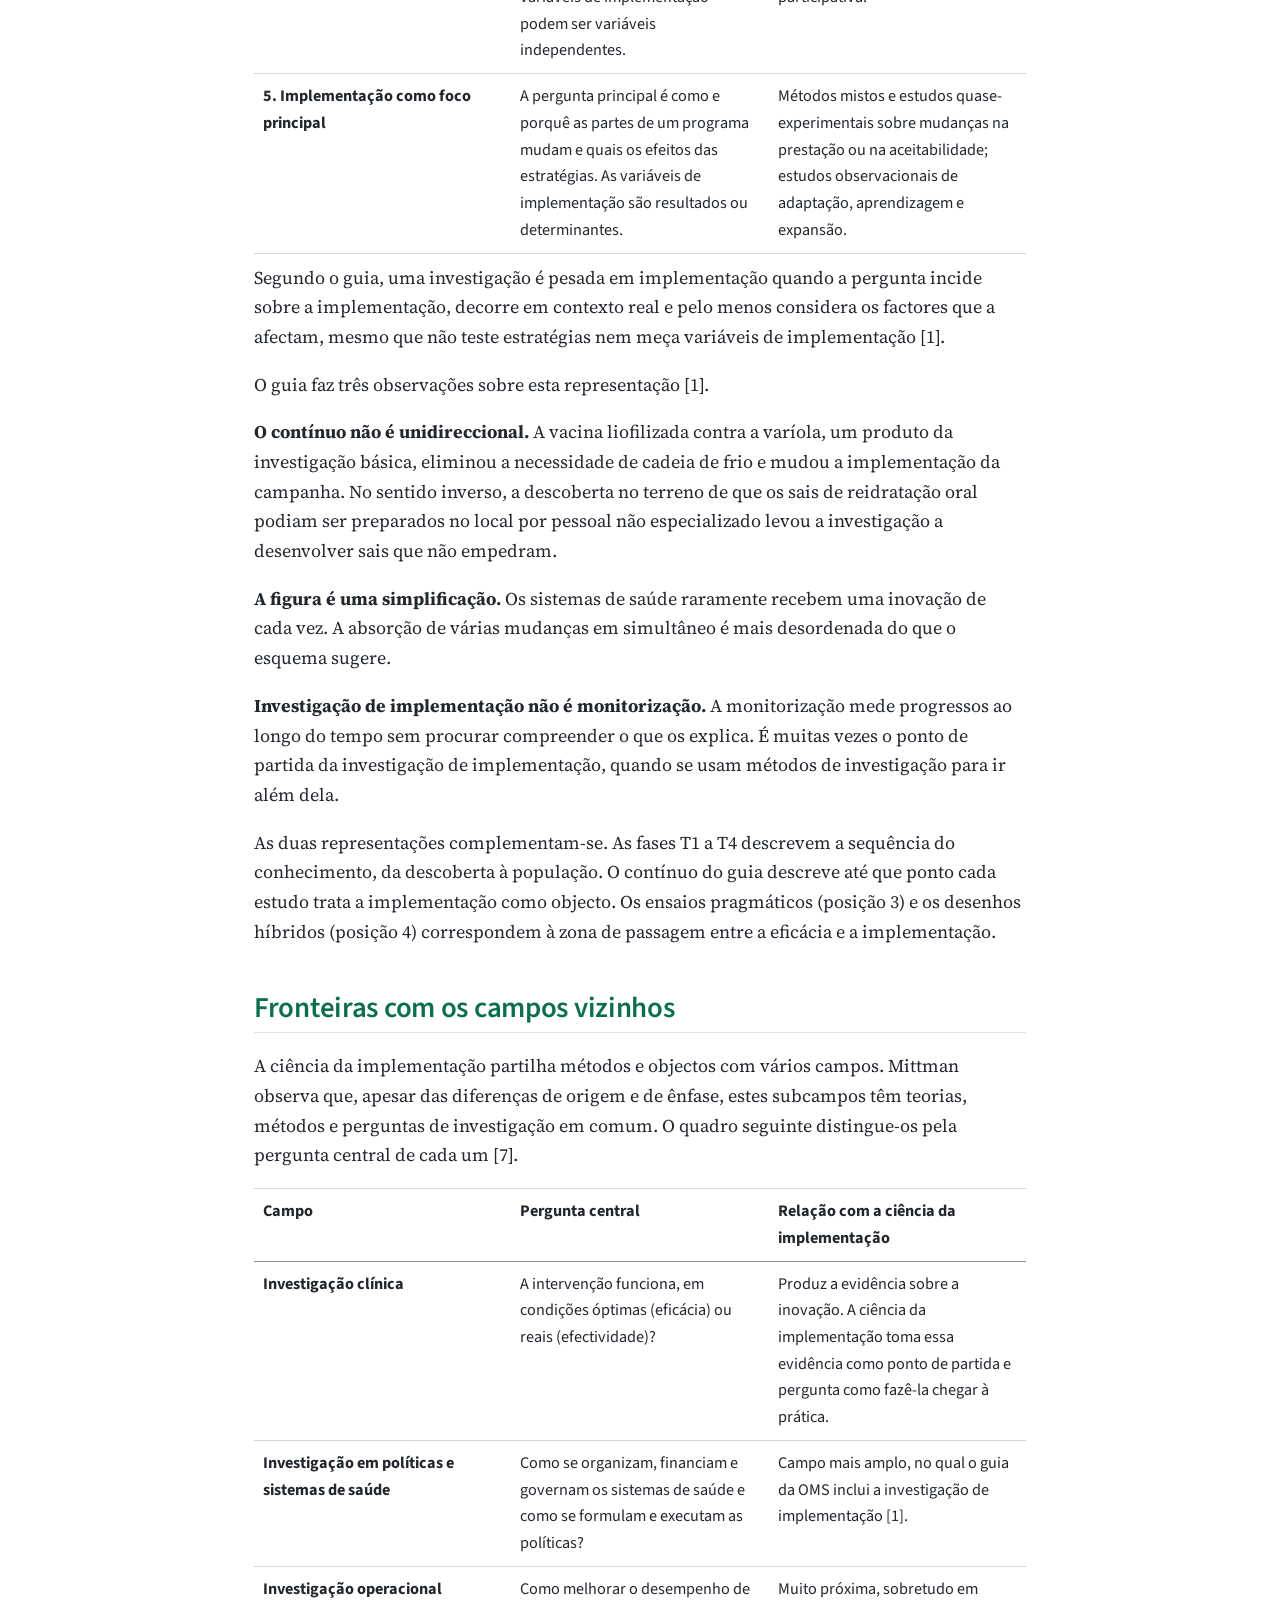
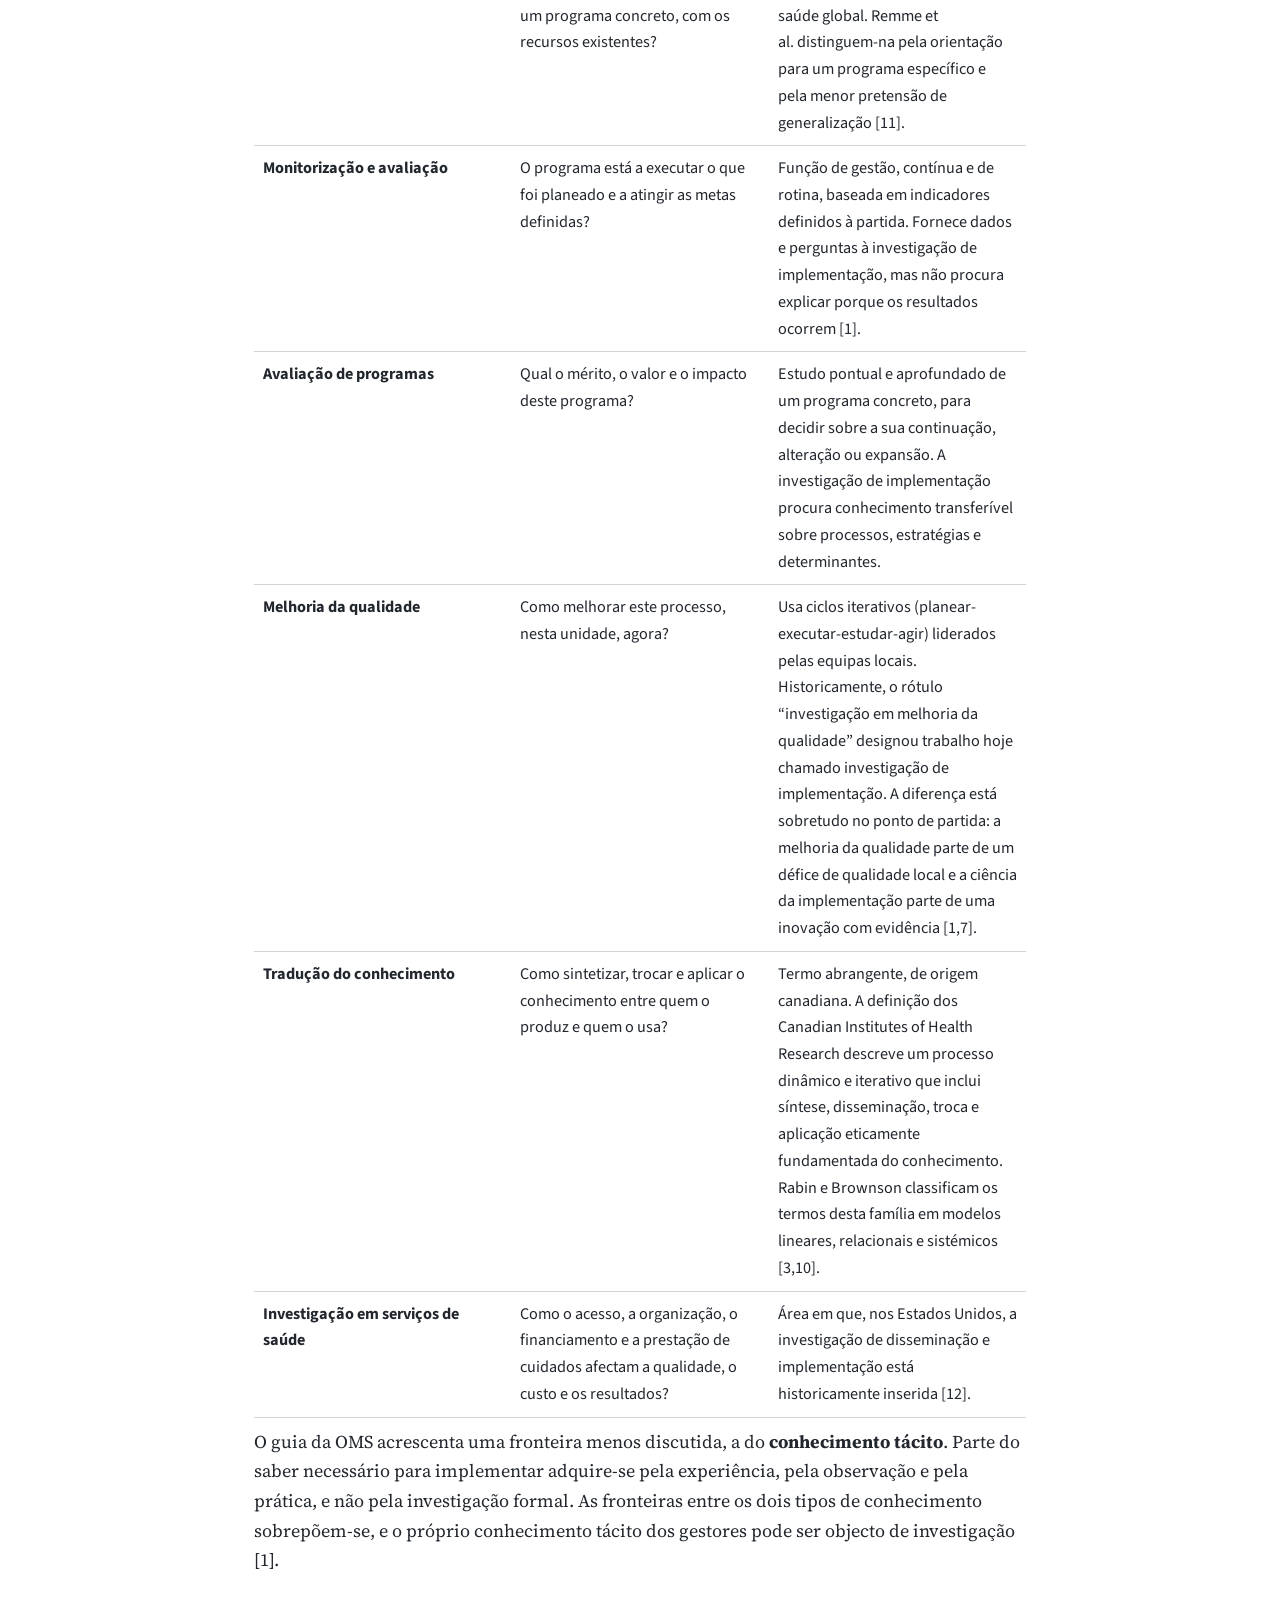
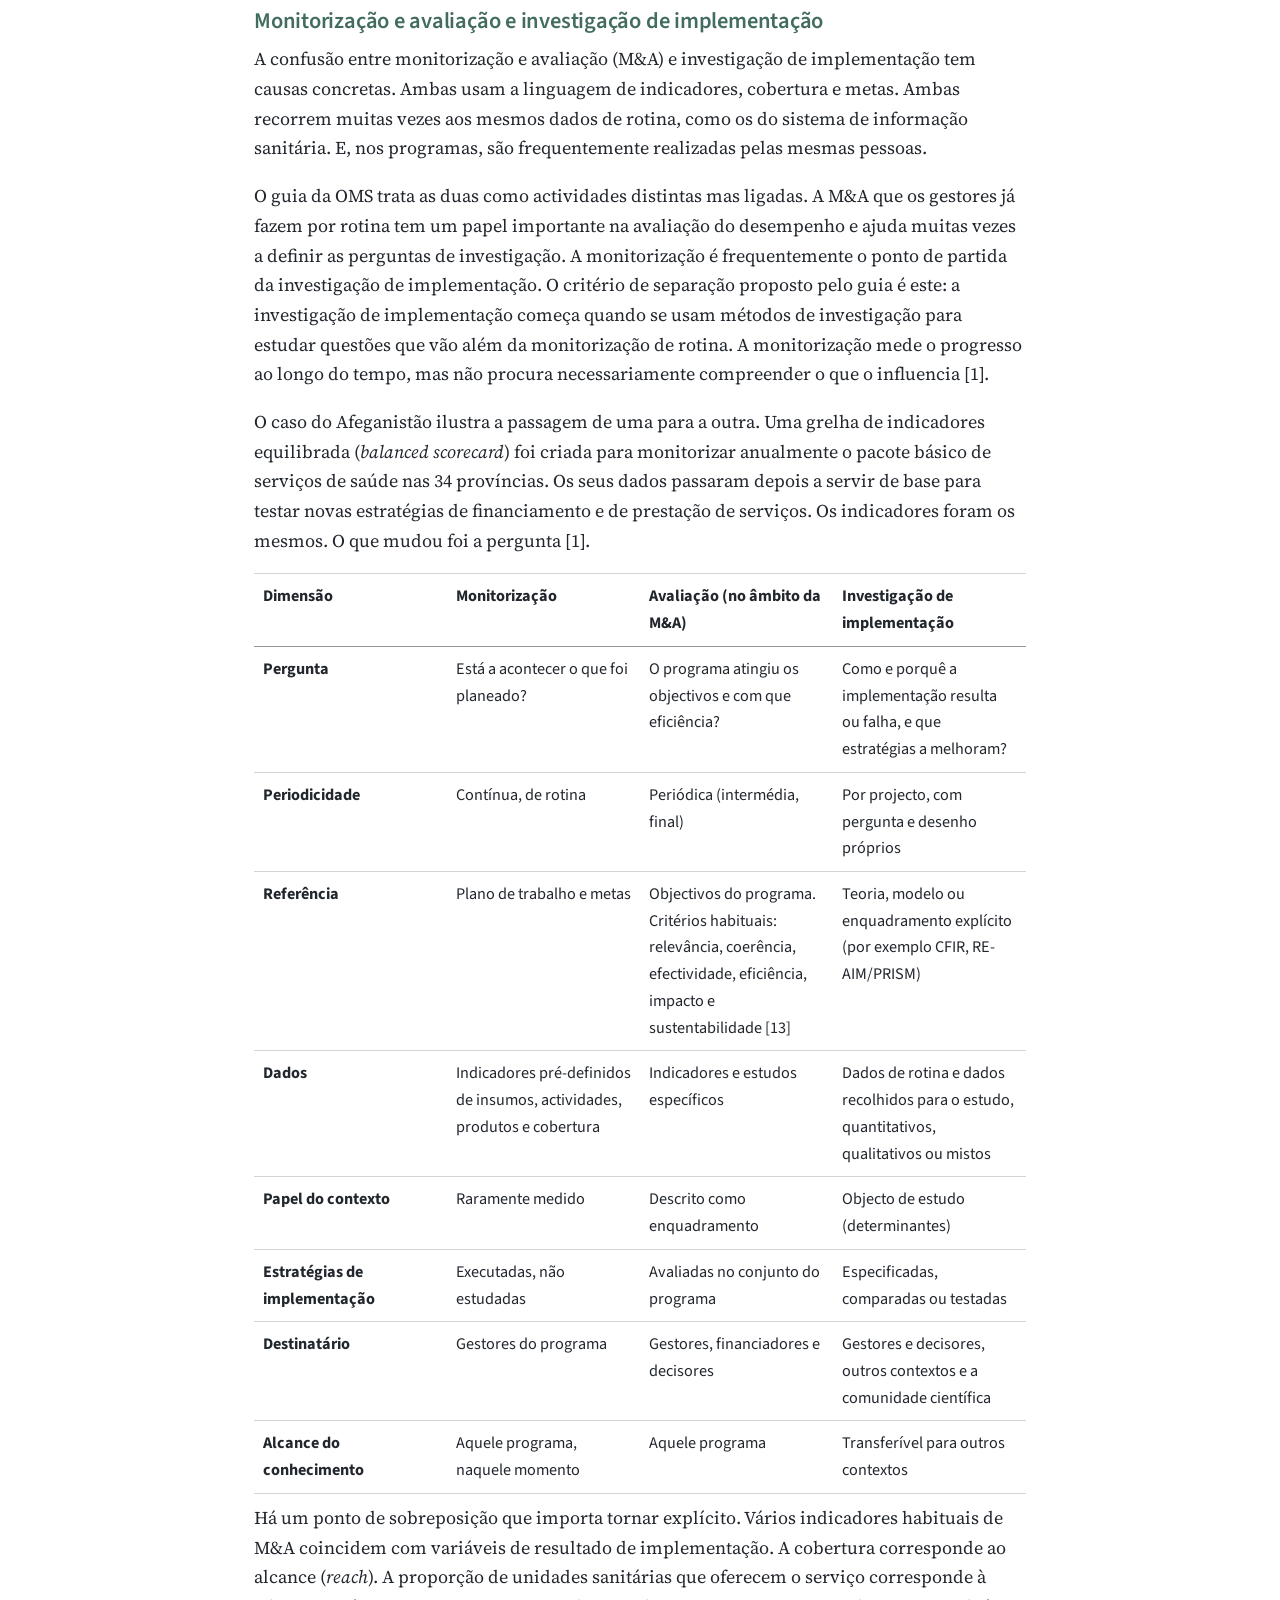
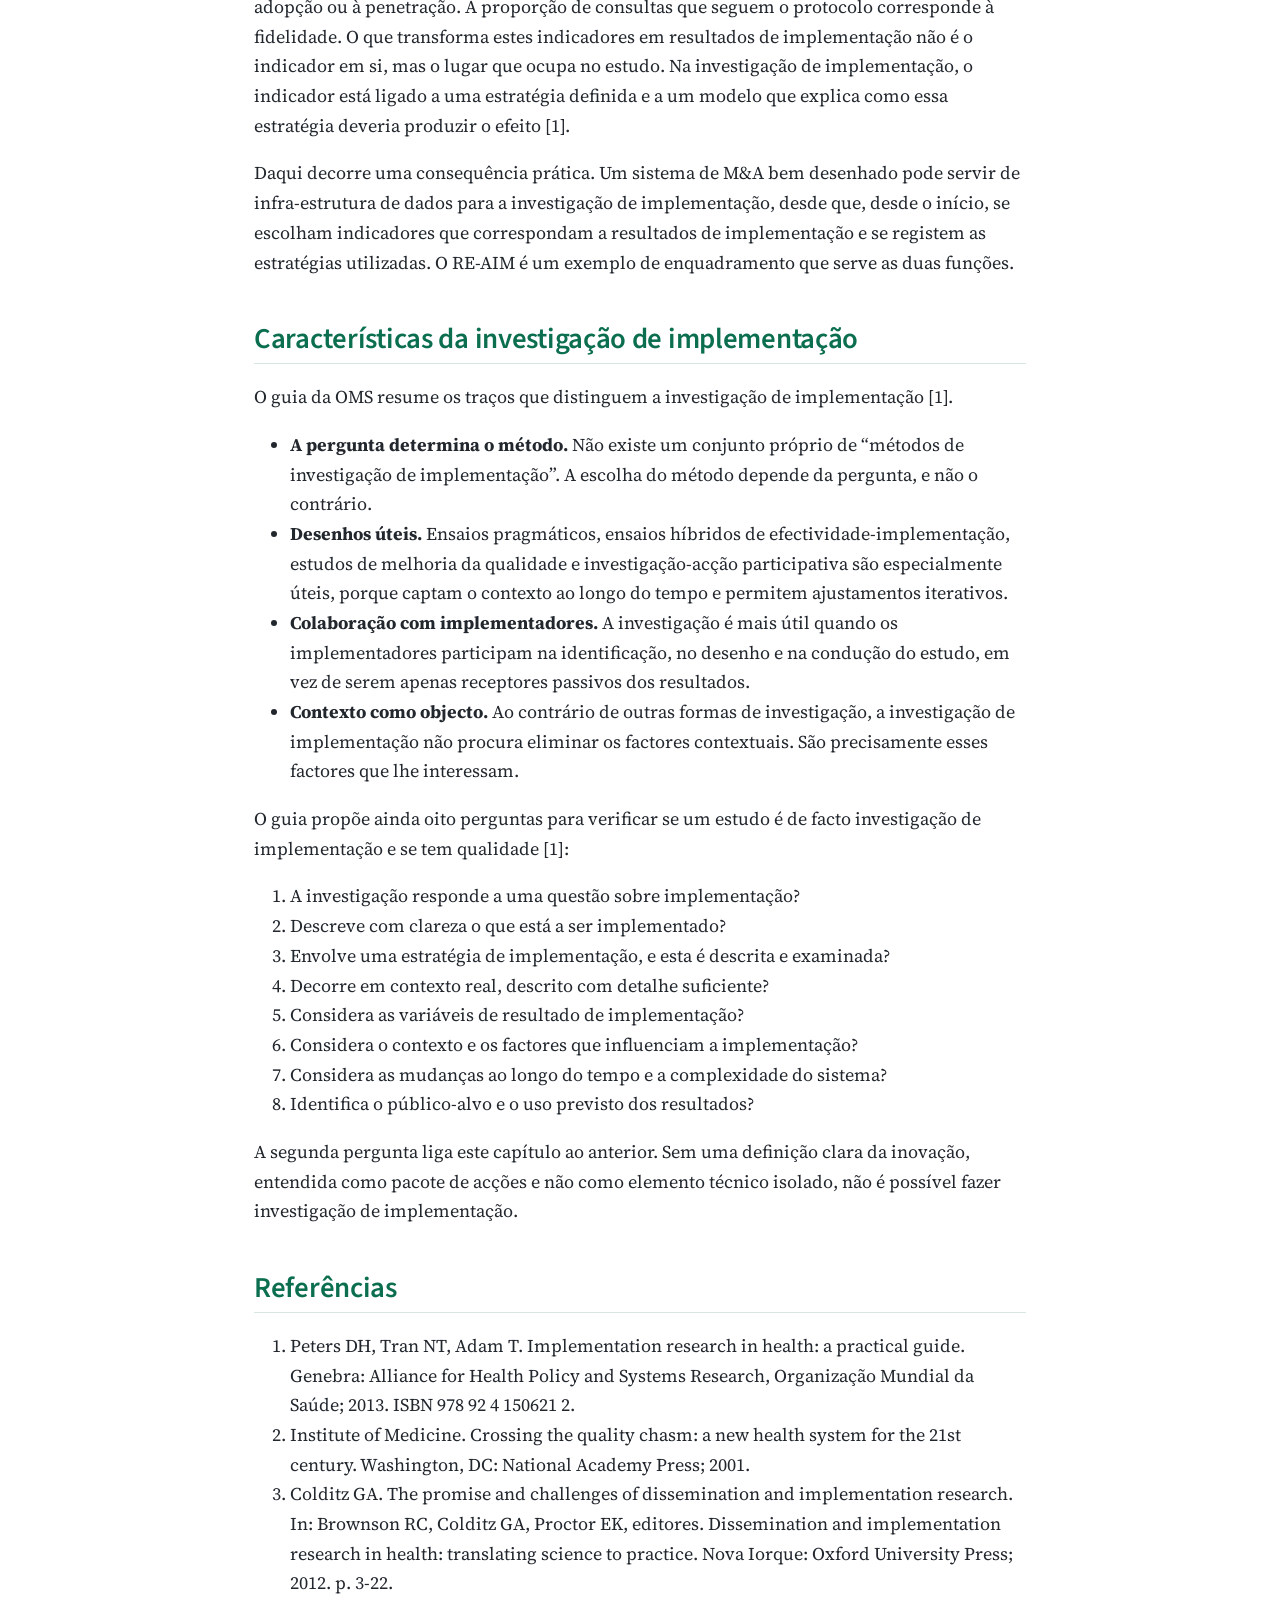
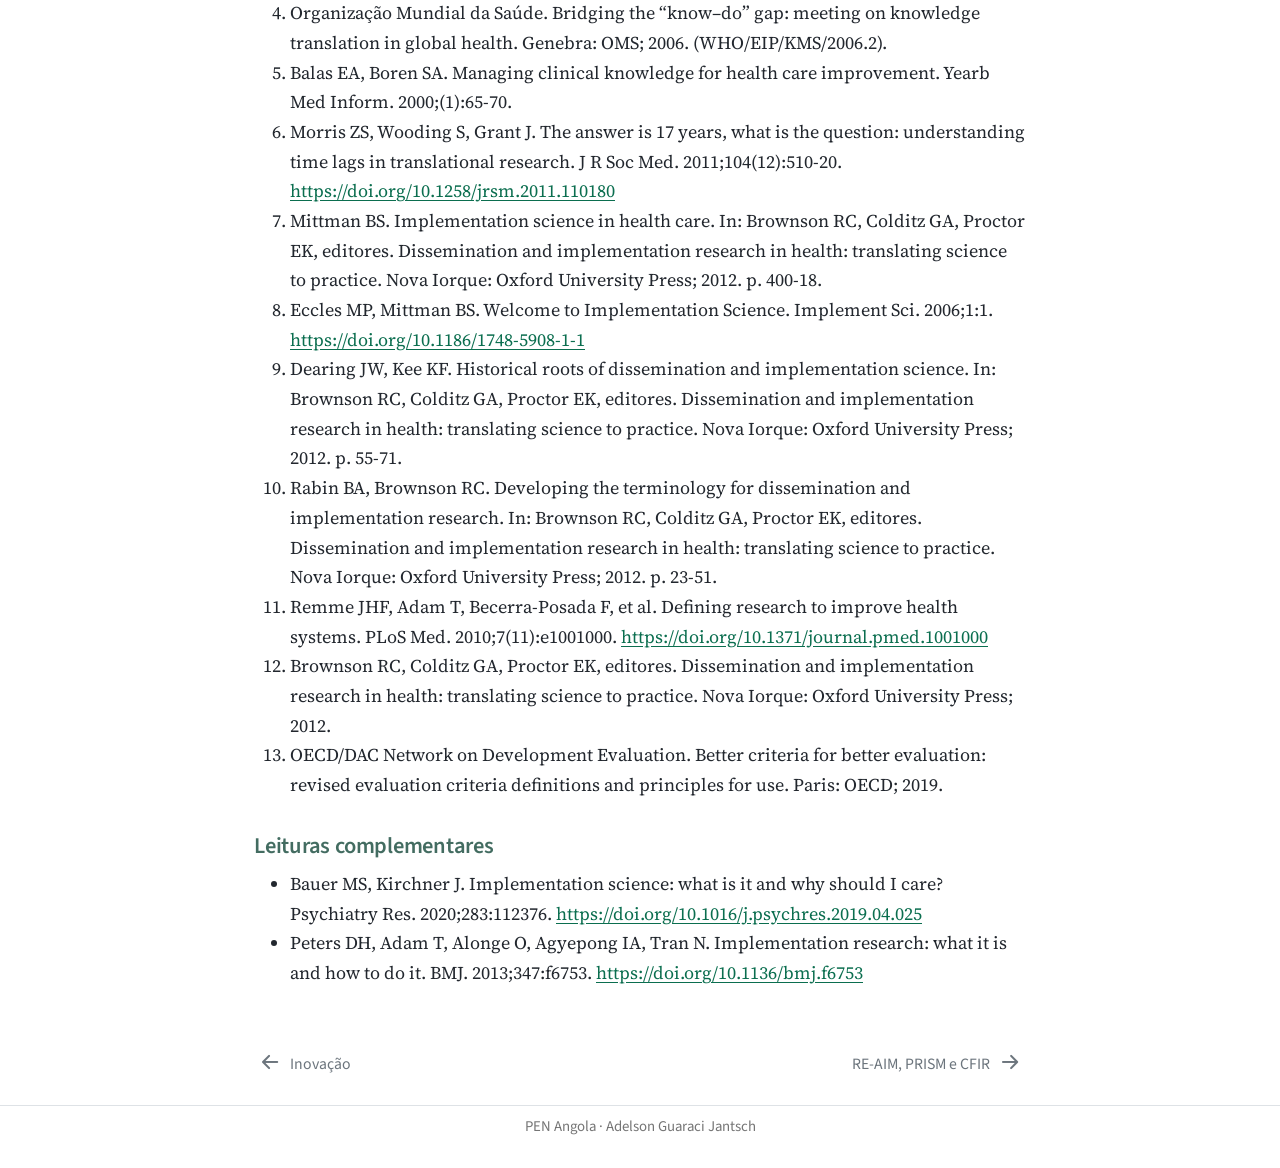
<file: ciencia-implementacao.html>
<!DOCTYPE html>
<html xmlns="http://www.w3.org/1999/xhtml" lang="pt" xml:lang="pt"><head>

<meta charset="utf-8">
<meta name="generator" content="quarto-1.6.42">

<meta name="viewport" content="width=device-width, initial-scale=1.0, user-scalable=yes">


<title>Ciência da implementação e investigação de implementação – PEN Angola</title>
<style>
code{white-space: pre-wrap;}
span.smallcaps{font-variant: small-caps;}
div.columns{display: flex; gap: min(4vw, 1.5em);}
div.column{flex: auto; overflow-x: auto;}
div.hanging-indent{margin-left: 1.5em; text-indent: -1.5em;}
ul.task-list{list-style: none;}
ul.task-list li input[type="checkbox"] {
  width: 0.8em;
  margin: 0 0.8em 0.2em -1em; /* quarto-specific, see https://github.com/quarto-dev/quarto-cli/issues/4556 */ 
  vertical-align: middle;
}
</style>


<script src="site_libs/quarto-nav/quarto-nav.js"></script>
<script src="site_libs/quarto-nav/headroom.min.js"></script>
<script src="site_libs/clipboard/clipboard.min.js"></script>
<script src="site_libs/quarto-search/autocomplete.umd.js"></script>
<script src="site_libs/quarto-search/fuse.min.js"></script>
<script src="site_libs/quarto-search/quarto-search.js"></script>
<meta name="quarto:offset" content="./">
<link href="./reaim-prism-cfir-pen-angola.html" rel="next">
<link href="./inovacao.html" rel="prev">
<script src="site_libs/quarto-html/quarto.js"></script>
<script src="site_libs/quarto-html/popper.min.js"></script>
<script src="site_libs/quarto-html/tippy.umd.min.js"></script>
<script src="site_libs/quarto-html/anchor.min.js"></script>
<link href="site_libs/quarto-html/tippy.css" rel="stylesheet">
<link href="site_libs/quarto-html/quarto-syntax-highlighting-4861398f4ea4dd5626286ff060da9aaa.css" rel="stylesheet" class="quarto-color-scheme" id="quarto-text-highlighting-styles">
<link href="site_libs/quarto-html/quarto-syntax-highlighting-dark-8ec700a41a46c83acda2eba9f9d2be0c.css" rel="prefetch" class="quarto-color-scheme quarto-color-alternate" id="quarto-text-highlighting-styles">
<script src="site_libs/bootstrap/bootstrap.min.js"></script>
<link href="site_libs/bootstrap/bootstrap-icons.css" rel="stylesheet">
<link href="site_libs/bootstrap/bootstrap-f7fa54daab96ddf3f471d8b822569a91.min.css" rel="stylesheet" append-hash="true" class="quarto-color-scheme" id="quarto-bootstrap" data-mode="light">
<link href="site_libs/bootstrap/bootstrap-dark-57233b4793763523764f64a2e98dc056.min.css" rel="prefetch" append-hash="true" class="quarto-color-scheme quarto-color-alternate" id="quarto-bootstrap" data-mode="dark">
<script id="quarto-search-options" type="application/json">{
  "location": "sidebar",
  "copy-button": false,
  "collapse-after": 3,
  "panel-placement": "start",
  "type": "textbox",
  "limit": 50,
  "keyboard-shortcut": [
    "f",
    "/",
    "s"
  ],
  "show-item-context": false,
  "language": {
    "search-no-results-text": "Nenhum resultado",
    "search-matching-documents-text": "documentos correspondentes",
    "search-copy-link-title": "Copiar link para a busca",
    "search-hide-matches-text": "Esconder correspondências adicionais",
    "search-more-match-text": "mais correspondência neste documento",
    "search-more-matches-text": "mais correspondências neste documento",
    "search-clear-button-title": "Limpar",
    "search-text-placeholder": "",
    "search-detached-cancel-button-title": "Cancelar",
    "search-submit-button-title": "Enviar",
    "search-label": "Procurar"
  }
}</script>
<style>html{ scroll-behavior: smooth; }</style>


</head>

<body class="nav-sidebar docked">

<div id="quarto-search-results"></div>
  <header id="quarto-header" class="headroom fixed-top">
  <nav class="quarto-secondary-nav">
    <div class="container-fluid d-flex">
      <button type="button" class="quarto-btn-toggle btn" data-bs-toggle="collapse" role="button" data-bs-target=".quarto-sidebar-collapse-item" aria-controls="quarto-sidebar" aria-expanded="false" aria-label="Alternar barra lateral" onclick="if (window.quartoToggleHeadroom) { window.quartoToggleHeadroom(); }">
        <i class="bi bi-layout-text-sidebar-reverse"></i>
      </button>
        <nav class="quarto-page-breadcrumbs" aria-label="breadcrumb"><ol class="breadcrumb"><li class="breadcrumb-item"><a href="./inovacao.html">Ciência da Implementação</a></li><li class="breadcrumb-item"><a href="./ciencia-implementacao.html"><span class="chapter-title">Ciência da implementação e investigação de implementação</span></a></li></ol></nav>
        <a class="flex-grow-1" role="navigation" data-bs-toggle="collapse" data-bs-target=".quarto-sidebar-collapse-item" aria-controls="quarto-sidebar" aria-expanded="false" aria-label="Alternar barra lateral" onclick="if (window.quartoToggleHeadroom) { window.quartoToggleHeadroom(); }">      
        </a>
      <button type="button" class="btn quarto-search-button" aria-label="Procurar" onclick="window.quartoOpenSearch();">
        <i class="bi bi-search"></i>
      </button>
    </div>
  </nav>
</header>
<!-- content -->
<div id="quarto-content" class="quarto-container page-columns page-rows-contents page-layout-article">
<!-- sidebar -->
  <nav id="quarto-sidebar" class="sidebar collapse collapse-horizontal quarto-sidebar-collapse-item sidebar-navigation docked overflow-auto">
    <div class="pt-lg-2 mt-2 text-left sidebar-header">
    <div class="sidebar-title mb-0 py-0">
      <a href="./">PEN Angola</a> 
        <div class="sidebar-tools-main">
    <a href="https://github.com/filustrias/PEN_Angola" title="Código fonte" class="quarto-navigation-tool px-1" aria-label="Código fonte"><i class="bi bi-github"></i></a>
  <a href="" class="quarto-color-scheme-toggle quarto-navigation-tool  px-1" onclick="window.quartoToggleColorScheme(); return false;" title="Alternar modo escuro"><i class="bi"></i></a>
</div>
    </div>
      </div>
        <div class="mt-2 flex-shrink-0 align-items-center">
        <div class="sidebar-search">
        <div id="quarto-search" class="" title="Procurar"></div>
        </div>
        </div>
    <div class="sidebar-menu-container"> 
    <ul class="list-unstyled mt-1">
        <li class="sidebar-item">
  <div class="sidebar-item-container"> 
  <a href="./index.html" class="sidebar-item-text sidebar-link">
 <span class="menu-text">Apresentação</span></a>
  </div>
</li>
        <li class="sidebar-item">
  <div class="sidebar-item-container"> 
  <a href="./preparativos.html" class="sidebar-item-text sidebar-link"><span class="chapter-title">Preparativos</span></a>
  </div>
</li>
        <li class="sidebar-item sidebar-item-section">
      <div class="sidebar-item-container"> 
            <a class="sidebar-item-text sidebar-link text-start" data-bs-toggle="collapse" data-bs-target="#quarto-sidebar-section-1" role="navigation" aria-expanded="true">
 <span class="menu-text">Evidência</span></a>
          <a class="sidebar-item-toggle text-start" data-bs-toggle="collapse" data-bs-target="#quarto-sidebar-section-1" role="navigation" aria-expanded="true" aria-label="Alternar seção">
            <i class="bi bi-chevron-right ms-2"></i>
          </a> 
      </div>
      <ul id="quarto-sidebar-section-1" class="collapse list-unstyled sidebar-section depth1 show">  
          <li class="sidebar-item">
  <div class="sidebar-item-container"> 
  <a href="./panorama-literatura-pen.html" class="sidebar-item-text sidebar-link"><span class="chapter-title">Panorama da literatura sobre o WHO PEN</span></a>
  </div>
</li>
          <li class="sidebar-item">
  <div class="sidebar-item-container"> 
  <a href="./exploracao-guias-materiais.html" class="sidebar-item-text sidebar-link"><span class="chapter-title">Exploração de guias e materiais</span></a>
  </div>
</li>
      </ul>
  </li>
        <li class="sidebar-item sidebar-item-section">
      <div class="sidebar-item-container"> 
            <a class="sidebar-item-text sidebar-link text-start" data-bs-toggle="collapse" data-bs-target="#quarto-sidebar-section-2" role="navigation" aria-expanded="true">
 <span class="menu-text">Ciência da Implementação</span></a>
          <a class="sidebar-item-toggle text-start" data-bs-toggle="collapse" data-bs-target="#quarto-sidebar-section-2" role="navigation" aria-expanded="true" aria-label="Alternar seção">
            <i class="bi bi-chevron-right ms-2"></i>
          </a> 
      </div>
      <ul id="quarto-sidebar-section-2" class="collapse list-unstyled sidebar-section depth1 show">  
          <li class="sidebar-item">
  <div class="sidebar-item-container"> 
  <a href="./inovacao.html" class="sidebar-item-text sidebar-link"><span class="chapter-title">Inovação</span></a>
  </div>
</li>
          <li class="sidebar-item">
  <div class="sidebar-item-container"> 
  <a href="./ciencia-implementacao.html" class="sidebar-item-text sidebar-link active"><span class="chapter-title">Ciência da implementação e investigação de implementação</span></a>
  </div>
</li>
      </ul>
  </li>
        <li class="sidebar-item sidebar-item-section">
      <div class="sidebar-item-container"> 
            <a class="sidebar-item-text sidebar-link text-start" data-bs-toggle="collapse" data-bs-target="#quarto-sidebar-section-3" role="navigation" aria-expanded="true">
 <span class="menu-text">Enquadramentos de implementação</span></a>
          <a class="sidebar-item-toggle text-start" data-bs-toggle="collapse" data-bs-target="#quarto-sidebar-section-3" role="navigation" aria-expanded="true" aria-label="Alternar seção">
            <i class="bi bi-chevron-right ms-2"></i>
          </a> 
      </div>
      <ul id="quarto-sidebar-section-3" class="collapse list-unstyled sidebar-section depth1 show">  
          <li class="sidebar-item">
  <div class="sidebar-item-container"> 
  <a href="./reaim-prism-cfir-pen-angola.html" class="sidebar-item-text sidebar-link"><span class="chapter-title">RE-AIM, PRISM e CFIR</span></a>
  </div>
</li>
          <li class="sidebar-item">
  <div class="sidebar-item-container"> 
  <a href="./reaim.html" class="sidebar-item-text sidebar-link"><span class="chapter-title">RE-AIM: o que aconteceu de facto</span></a>
  </div>
</li>
          <li class="sidebar-item">
  <div class="sidebar-item-container"> 
  <a href="./cfir.html" class="sidebar-item-text sidebar-link"><span class="chapter-title">CFIR: o que ajuda ou atrapalha</span></a>
  </div>
</li>
          <li class="sidebar-item">
  <div class="sidebar-item-container"> 
  <a href="./cfir-reaim-desenho-pen.html" class="sidebar-item-text sidebar-link"><span class="chapter-title">A inovação PEN: desenhar com o CFIR, implementar com o RE-AIM</span></a>
  </div>
</li>
      </ul>
  </li>
        <li class="sidebar-item sidebar-item-section">
      <div class="sidebar-item-container"> 
            <a class="sidebar-item-text sidebar-link text-start" data-bs-toggle="collapse" data-bs-target="#quarto-sidebar-section-4" role="navigation" aria-expanded="true">
 <span class="menu-text">Aplicação ao piloto</span></a>
          <a class="sidebar-item-toggle text-start" data-bs-toggle="collapse" data-bs-target="#quarto-sidebar-section-4" role="navigation" aria-expanded="true" aria-label="Alternar seção">
            <i class="bi bi-chevron-right ms-2"></i>
          </a> 
      </div>
      <ul id="quarto-sidebar-section-4" class="collapse list-unstyled sidebar-section depth1 show">  
          <li class="sidebar-item">
  <div class="sidebar-item-container"> 
  <a href="./lacunas-de-cuidado-pen-angola.html" class="sidebar-item-text sidebar-link"><span class="chapter-title">Lacunas de cuidado: da guia clínica ao indicador</span></a>
  </div>
</li>
          <li class="sidebar-item">
  <div class="sidebar-item-container"> 
  <a href="./guiao-unidades-piloto.html" class="sidebar-item-text sidebar-link"><span class="chapter-title">Seleção e conhecimento das unidades piloto para o WHO PEN e PEN Plus</span></a>
  </div>
</li>
      </ul>
  </li>
    </ul>
    </div>
</nav>
<div id="quarto-sidebar-glass" class="quarto-sidebar-collapse-item" data-bs-toggle="collapse" data-bs-target=".quarto-sidebar-collapse-item"></div>
<!-- margin-sidebar -->
    <div id="quarto-margin-sidebar" class="sidebar margin-sidebar">
        <nav id="TOC" role="doc-toc" class="toc-active">
    <h2 id="toc-title">Nesta página</h2>
   
  <ul>
  <li><a href="#porque-é-necessária-investigação-sobre-implementação" id="toc-porque-é-necessária-investigação-sobre-implementação" class="nav-link active" data-scroll-target="#porque-é-necessária-investigação-sobre-implementação">Porque é necessária investigação sobre implementação</a>
  <ul class="collapse">
  <li><a href="#intervenções-eficazes-que-não-chegam-às-pessoas" id="toc-intervenções-eficazes-que-não-chegam-às-pessoas" class="nav-link" data-scroll-target="#intervenções-eficazes-que-não-chegam-às-pessoas">Intervenções eficazes que não chegam às pessoas</a></li>
  <li><a href="#o-hiato-entre-saber-e-fazer" id="toc-o-hiato-entre-saber-e-fazer" class="nav-link" data-scroll-target="#o-hiato-entre-saber-e-fazer">O hiato entre saber e fazer</a></li>
  <li><a href="#desequilíbrio-de-investimento" id="toc-desequilíbrio-de-investimento" class="nav-link" data-scroll-target="#desequilíbrio-de-investimento">Desequilíbrio de investimento</a></li>
  <li><a href="#a-disseminação-passiva-não-basta" id="toc-a-disseminação-passiva-não-basta" class="nav-link" data-scroll-target="#a-disseminação-passiva-não-basta">A disseminação passiva não basta</a></li>
  </ul></li>
  <li><a href="#definições" id="toc-definições" class="nav-link" data-scroll-target="#definições">Definições</a>
  <ul class="collapse">
  <li><a href="#investigação-de-implementação-segundo-a-oms" id="toc-investigação-de-implementação-segundo-a-oms" class="nav-link" data-scroll-target="#investigação-de-implementação-segundo-a-oms">Investigação de implementação segundo a OMS</a></li>
  <li><a href="#ciência-da-implementação" id="toc-ciência-da-implementação" class="nav-link" data-scroll-target="#ciência-da-implementação">Ciência da implementação</a></li>
  <li><a href="#outras-definições-institucionais" id="toc-outras-definições-institucionais" class="nav-link" data-scroll-target="#outras-definições-institucionais">Outras definições institucionais</a></li>
  <li><a href="#ciência-investigação-e-prática-da-implementação" id="toc-ciência-investigação-e-prática-da-implementação" class="nav-link" data-scroll-target="#ciência-investigação-e-prática-da-implementação">Ciência, investigação e prática da implementação</a></li>
  <li><a href="#proliferação-terminológica" id="toc-proliferação-terminológica" class="nav-link" data-scroll-target="#proliferação-terminológica">Proliferação terminológica</a></li>
  </ul></li>
  <li><a href="#o-contínuo-translacional" id="toc-o-contínuo-translacional" class="nav-link" data-scroll-target="#o-contínuo-translacional">O contínuo translacional</a>
  <ul class="collapse">
  <li><a href="#as-fases-t1-a-t4" id="toc-as-fases-t1-a-t4" class="nav-link" data-scroll-target="#as-fases-t1-a-t4">As fases T1 a T4</a></li>
  <li><a href="#o-contínuo-da-investigação-de-implementação" id="toc-o-contínuo-da-investigação-de-implementação" class="nav-link" data-scroll-target="#o-contínuo-da-investigação-de-implementação">O contínuo da investigação de implementação</a></li>
  </ul></li>
  <li><a href="#fronteiras-com-os-campos-vizinhos" id="toc-fronteiras-com-os-campos-vizinhos" class="nav-link" data-scroll-target="#fronteiras-com-os-campos-vizinhos">Fronteiras com os campos vizinhos</a>
  <ul class="collapse">
  <li><a href="#monitorização-e-avaliação-e-investigação-de-implementação" id="toc-monitorização-e-avaliação-e-investigação-de-implementação" class="nav-link" data-scroll-target="#monitorização-e-avaliação-e-investigação-de-implementação">Monitorização e avaliação e investigação de implementação</a></li>
  </ul></li>
  <li><a href="#características-da-investigação-de-implementação" id="toc-características-da-investigação-de-implementação" class="nav-link" data-scroll-target="#características-da-investigação-de-implementação">Características da investigação de implementação</a></li>
  <li><a href="#referências" id="toc-referências" class="nav-link" data-scroll-target="#referências">Referências</a>
  <ul class="collapse">
  <li><a href="#leituras-complementares" id="toc-leituras-complementares" class="nav-link" data-scroll-target="#leituras-complementares">Leituras complementares</a></li>
  </ul></li>
  </ul>
<div class="toc-actions"><ul><li><a href="https://github.com/filustrias/PEN_Angola/blob/main/ciencia-implementacao.qmd" class="toc-action"><i class="bi bi-github"></i>Ver o código fonte</a></li><li><a href="https://github.com/filustrias/PEN_Angola/issues/new" class="toc-action"><i class="bi empty"></i>Criar uma issue</a></li></ul></div></nav>
    </div>
<!-- main -->
<main class="content" id="quarto-document-content">

<header id="title-block-header" class="quarto-title-block default"><nav class="quarto-page-breadcrumbs quarto-title-breadcrumbs d-none d-lg-block" aria-label="breadcrumb"><ol class="breadcrumb"><li class="breadcrumb-item"><a href="./inovacao.html">Ciência da Implementação</a></li><li class="breadcrumb-item"><a href="./ciencia-implementacao.html"><span class="chapter-title">Ciência da implementação e investigação de implementação</span></a></li></ol></nav>
<div class="quarto-title">
<h1 class="title"><span id="sec-ciencia-implementacao" class="quarto-section-identifier"><span class="chapter-title">Ciência da implementação e investigação de implementação</span></span></h1>
</div>



<div class="quarto-title-meta">

    
  
    
  </div>
  


</header>


<section id="porque-é-necessária-investigação-sobre-implementação" class="level2">
<h2 class="anchored" data-anchor-id="porque-é-necessária-investigação-sobre-implementação">Porque é necessária investigação sobre implementação</h2>
<section id="intervenções-eficazes-que-não-chegam-às-pessoas" class="level3">
<h3 class="anchored" data-anchor-id="intervenções-eficazes-que-não-chegam-às-pessoas">Intervenções eficazes que não chegam às pessoas</h3>
<p>O guia da OMS sobre investigação de implementação parte de uma constatação: existem intervenções eficazes e de baixo custo para muitos dos principais problemas de saúde, mas sabe-se pouco sobre como fazê-las chegar às pessoas na diversidade de sistemas de saúde e de contextos existentes. Os autores dão dimensão ao problema. Todos os anos morrem mais de 287 000 mulheres por complicações da gravidez e do parto e cerca de 7,6 milhões de crianças, 3,1 milhões das quais recém-nascidas, por doenças evitáveis ou tratáveis com intervenções existentes. Segundo os autores, a maioria destas mortes resulta de problemas de implementação [1].</p>
<p>O guia ilustra o argumento com quatro casos.</p>
<p><strong>A varíola na Nigéria.</strong> Em 1966, a estratégia de vacinação em massa exigia cobrir cerca de 80% da população e mostrava-se inexequível. Sem vacinas suficientes, William Foege passou a vacinar à volta dos casos e ao longo das rotas de transporte e dos mercados. Esta estratégia de vigilância e contenção interrompeu os surtos no leste da Nigéria em cinco meses, vacinando cerca de 750 000 pessoas numa população de aproximadamente 12 milhões. A vacina era a mesma. O que mudou foi a forma de a implementar. O guia sublinha que não se tratava, em sentido estrito, de investigação, mas que o conhecimento gerado teve grande valor para ela. Muitas das perguntas relevantes surgem de quem está no terreno [1].</p>
<p><strong>A cascata da prevenção da transmissão vertical do VIH na Zâmbia.</strong> Entre abril de 2007 e março de 2008, de 14 815 grávidas com teste positivo para o VIH, apenas 581 iniciaram terapêutica antirretroviral, ou seja, menos de 4%. O medicamento era eficaz. As perdas aconteceram em cada passo do percurso [1].</p>
<p><strong>Os vales para redes mosquiteiras no Gana.</strong> Um esquema que funcionara na Tanzânia falhou no Gana por causa da organização local da produção e da distribuição das redes. O sector informal, que produzia redes localmente, foi ignorado, e as mulheres apresentavam vales que não podiam ser trocados. O factor decisivo estava fora do sistema de saúde [1].</p>
<p><strong>O rastreio do cancro do colo do útero em El Salvador.</strong> Ciclos de melhoria da qualidade reduziram as amostras insatisfatórias de 1,7% para 0,4% e os tempos de circulação das amostras de 23 e 27 dias para 9 e 11 dias. A proporção de mulheres com citologia positiva seguidas com colposcopia passou de 24% para 100%. O caso confirma o argumento do capítulo anterior (<a href="inovacao.html" class="quarto-xref"><span>Inovação</span></a>): o benefício do teste depende do pacote de acções que o rodeia [1].</p>
</section>
<section id="o-hiato-entre-saber-e-fazer" class="level3">
<h3 class="anchored" data-anchor-id="o-hiato-entre-saber-e-fazer">O hiato entre saber e fazer</h3>
<p>A distância entre o conhecimento disponível e a prática corrente recebeu vários nomes.</p>
<p><strong>O “abismo” da qualidade.</strong> O Institute of Medicine chamou “abismo” (<em>chasm</em>) à distância entre os cuidados que poderiam ser prestados se fossem informados pelo conhecimento científico e os cuidados efectivamente prestados [2,3].</p>
<p><strong>O hiato entre saber e fazer (<em>know-do gap</em>).</strong> É a expressão adoptada pela OMS a partir da reunião de 2005 sobre tradução do conhecimento em saúde global [4].</p>
<p><strong>O funil com fugas.</strong> Green e colaboradores representam o percurso da investigação até à prática como um funil com perdas em cada etapa: prioridades de financiamento, revisão por pares, publicação, síntese de evidência, elaboração de recomendações e, por fim, as circunstâncias da prática local [3].</p>
<p><strong>Os “17 anos”.</strong> A estimativa mais citada é a de Balas e Boren: são precisos 17 anos para que 14% da investigação original chegue a beneficiar os doentes. Colditz lembra que o valor depende do campo e do período analisado. Morris, Wooding e Grant mostraram que as estimativas de desfasamento variam muito conforme os pontos de partida e de chegada escolhidos. O número serve como ilustração da ordem de grandeza, e não como medida precisa [3,5,6].</p>
<p>Colditz dá exemplos de desfasamento. Decorreram cerca de cinquenta anos entre o aperfeiçoamento da citologia de Papanicolaou (1943) e a existência de programas de rastreio em todos os estados norte-americanos (1995). A penicilina, descoberta em 1928, só foi usada em doentes mais de quinze anos depois. O autor acrescenta uma advertência: a implementação rápida de tecnologias ineficazes ou nocivas também prejudica a saúde das populações, e a celeridade tem de ser equilibrada com a prudência científica [3].</p>
</section>
<section id="desequilíbrio-de-investimento" class="level3">
<h3 class="anchored" data-anchor-id="desequilíbrio-de-investimento">Desequilíbrio de investimento</h3>
<p>Nos Estados Unidos, em 2008, a investigação em serviços de saúde, modelos de cuidados e inovação em serviços recebia cerca de 1,5% do financiamento da investigação biomédica. Numa análise de 1210 artigos de doze revistas de saúde pública, 89% eram investigação básica ou de desenvolvimento e menos de 1% estudavam a difusão. O guia da OMS faz a mesma constatação: gastam-se somas muito elevadas em inovações em saúde e muito pouco em saber como usá-las, um défice que afecta sobretudo os países de rendimento baixo e médio [1,3].</p>
</section>
<section id="a-disseminação-passiva-não-basta" class="level3">
<h3 class="anchored" data-anchor-id="a-disseminação-passiva-não-basta">A disseminação passiva não basta</h3>
<p>Durante décadas presumiu-se que publicar os resultados era suficiente para mudar a prática. A evidência acumulada mostrou que a disseminação passiva, como a publicação de consensos em revistas ou o envio massivo de materiais, produz mudanças pequenas. Mittman descreve a mesma evolução nos cuidados de saúde. Os primeiros estudos testavam a formação contínua e a disseminação de informação, partindo do pressuposto de que a prática clínica depende sobretudo de conhecimento. Os resultados fracos dessas estratégias levaram a estudar estratégias baseadas na influência social, como os líderes de opinião e as visitas educativas (<em>academic detailing</em>) [3,7].</p>
</section>
</section>
<section id="definições" class="level2">
<h2 class="anchored" data-anchor-id="definições">Definições</h2>
<section id="investigação-de-implementação-segundo-a-oms" class="level3">
<h3 class="anchored" data-anchor-id="investigação-de-implementação-segundo-a-oms">Investigação de implementação segundo a OMS</h3>
<p>O guia da OMS reconhece que há confusão de nomenclatura e debate sobre o âmbito do campo. Opta por uma definição deliberadamente simples e ampla, utilizável por diferentes comunidades de investigação e compreensível por profissionais, decisores e público: <strong>a investigação de implementação é a investigação científica sobre questões relativas à implementação</strong> [1].</p>
<p>O guia faz três precisões [1]:</p>
<ul>
<li><strong>Enquadramento disciplinar.</strong> Na saúde, a investigação de implementação é um tipo de investigação em políticas e sistemas de saúde. Ocupa-se de políticas, programas e práticas clínicas e de saúde pública.</li>
<li><strong>Intenção.</strong> O objectivo é compreender não só o que funciona e o que não funciona, mas também como e porquê a implementação corre bem ou mal, e testar abordagens para a melhorar.</li>
<li><strong>Objecto.</strong> Pode incidir sobre qualquer aspecto da implementação: os factores que a afectam (por exemplo pobreza, isolamento geográfico ou crenças tradicionais), os próprios processos de implementação e os seus resultados.</li>
</ul>
<p>O guia separa também a intervenção da estratégia de implementação. No exemplo da vacinação, a vacina é a intervenção de saúde. As clínicas de proximidade e as listas de verificação de supervisão são estratégias de implementação. Esta distinção corresponde à separação entre inovação e estratégia descrita no capítulo anterior [1].</p>
</section>
<section id="ciência-da-implementação" class="level3">
<h3 class="anchored" data-anchor-id="ciência-da-implementação">Ciência da implementação</h3>
<p>Eccles e Mittman, no editorial de lançamento da revista <em>Implementation Science</em>, definiram ciência da implementação como o estudo científico dos métodos que promovem a incorporação sistemática dos resultados da investigação e de outras práticas baseadas em evidência na prática corrente, com o fim de melhorar a qualidade e a efectividade dos serviços de saúde. Dearing e Kee usam uma formulação mais restrita, centrada no processo de difusão: a ciência da implementação estuda o que acontece depois da adopção, sobretudo em contexto organizacional [8,9].</p>
</section>
<section id="outras-definições-institucionais" class="level3">
<h3 class="anchored" data-anchor-id="outras-definições-institucionais">Outras definições institucionais</h3>
<p>Colditz reúne várias definições [3]:</p>
<ul>
<li><strong>Rubenstein e Pugh.</strong> A investigação de implementação apoia a passagem de estratégias eficazes de cuidados e prevenção da base de conhecimento para o uso corrente.</li>
<li><strong>Centers for Disease Control and Prevention.</strong> A investigação de implementação é o estudo sistemático de como um conjunto de actividades e estratégias é usado para integrar com sucesso uma intervenção de saúde pública baseada em evidência num dado contexto.</li>
<li><strong>National Cancer Institute.</strong> É o uso de estratégias para adoptar e integrar intervenções baseadas em evidência e mudar padrões de prática em contextos específicos.</li>
</ul>
<p>Rabin e Brownson acrescentam que a investigação de implementação procura compreender os processos e factores associados à integração bem-sucedida de intervenções baseadas em evidência num contexto concreto. Avalia se os componentes essenciais foram transportados com fidelidade e como a intervenção foi adaptada ao contexto local [10].</p>
</section>
<section id="ciência-investigação-e-prática-da-implementação" class="level3">
<h3 class="anchored" data-anchor-id="ciência-investigação-e-prática-da-implementação">Ciência, investigação e prática da implementação</h3>
<p>Na literatura, “ciência da implementação” e “investigação de implementação” são frequentemente usados como sinónimos. Este livro distingue três termos:</p>
<table class="caption-top table">
<colgroup>
<col style="width: 50%">
<col style="width: 50%">
</colgroup>
<thead>
<tr class="header">
<th>Termo</th>
<th>Sentido adoptado neste livro</th>
</tr>
</thead>
<tbody>
<tr class="odd">
<td><strong>Ciência da implementação</strong></td>
<td>O campo de conhecimento: teorias, enquadramentos, métodos e evidência acumulada sobre como as inovações são adoptadas, implementadas e mantidas.</td>
</tr>
<tr class="even">
<td><strong>Investigação de implementação</strong></td>
<td>A actividade de investigação que produz esse conhecimento, num estudo ou projecto concreto.</td>
</tr>
<tr class="odd">
<td><strong>Prática da implementação</strong></td>
<td>O trabalho de implementar uma inovação num serviço ou programa, que pode ou não ser informado pela ciência da implementação e pode ou não gerar investigação.</td>
</tr>
</tbody>
</table>
<p>Esta distinção permite separar duas perguntas diferentes: se um programa foi bem implementado, e se se produziu conhecimento generalizável sobre como implementá-lo.</p>
</section>
<section id="proliferação-terminológica" class="level3">
<h3 class="anchored" data-anchor-id="proliferação-terminológica">Proliferação terminológica</h3>
<p>Rabin e Brownson apontam a falta de terminologia padronizada como uma das dificuldades do campo. Graham e colaboradores identificaram 29 termos diferentes para designar aspectos deste processo em 33 agências financiadoras de nove países. Os Estados Unidos usam sobretudo “investigação de disseminação e implementação”. O Canadá, o Reino Unido e a OMS usam com frequência “tradução do conhecimento”, “investigação de intervenções de saúde populacional” ou “expansão” (<em>scaling up</em>). Mittman acrescenta outras designações para trabalhos semelhantes: “utilização da investigação” na enfermagem, “transferência de tecnologia” nas dependências e “investigação operacional” na saúde global [7,10].</p>
</section>
</section>
<section id="o-contínuo-translacional" class="level2">
<h2 class="anchored" data-anchor-id="o-contínuo-translacional">O contínuo translacional</h2>
<section id="as-fases-t1-a-t4" class="level3">
<h3 class="anchored" data-anchor-id="as-fases-t1-a-t4">As fases T1 a T4</h3>
<p>O roteiro dos National Institutes of Health organizou a investigação em fases de tradução [3,10]:</p>
<table class="caption-top table">
<colgroup>
<col style="width: 33%">
<col style="width: 33%">
<col style="width: 33%">
</colgroup>
<thead>
<tr class="header">
<th>Fase</th>
<th>Passagem</th>
<th>Tipo de conhecimento produzido</th>
</tr>
</thead>
<tbody>
<tr class="odd">
<td><strong>T1</strong></td>
<td>Da ciência básica à aplicação em seres humanos</td>
<td>Conhecimento sobre uma intervenção possível</td>
</tr>
<tr class="even">
<td><strong>T2</strong></td>
<td>Da investigação clínica à eficácia demonstrada</td>
<td>Conhecimento sobre o que funciona em condições óptimas</td>
</tr>
<tr class="odd">
<td><strong>T3</strong></td>
<td>Da eficácia à prática: efectividade, disseminação e implementação</td>
<td>Conhecimento sobre o que funciona em condições reais</td>
</tr>
<tr class="even">
<td><strong>T4</strong></td>
<td>Da prática à população</td>
<td>Conhecimento sobre resultados em saúde à escala populacional</td>
</tr>
</tbody>
</table>
<p>A distinção entre <strong>eficácia</strong> e <strong>efectividade</strong> é central para o resto do livro. A investigação de eficácia avalia o impacto de uma intervenção em condições óptimas e controladas e privilegia a validade interna. A investigação de efectividade avalia o impacto de uma intervenção de eficácia demonstrada em condições reais e privilegia a validade externa. A ciência da implementação situa-se sobretudo em T3 e T4. Algumas classificações mais antigas, com apenas duas fases, incluem-na em T2 [10].</p>
</section>
<section id="o-contínuo-da-investigação-de-implementação" class="level3">
<h3 class="anchored" data-anchor-id="o-contínuo-da-investigação-de-implementação">O contínuo da investigação de implementação</h3>
<p>O guia da OMS propõe uma representação diferente. Em vez de fases sucessivas, propõe um contínuo que vai de investigação <strong>leve em implementação</strong> a investigação <strong>pesada em implementação</strong>. A figura tem cinco posições [1]:</p>
<table class="caption-top table">
<colgroup>
<col style="width: 33%">
<col style="width: 33%">
<col style="width: 33%">
</colgroup>
<thead>
<tr class="header">
<th>Posição</th>
<th>Pergunta e contexto</th>
<th>Exemplos</th>
</tr>
</thead>
<tbody>
<tr class="odd">
<td><strong>1. Implementação não relevante</strong></td>
<td>Ciência básica ou desenvolvimento de produto. Contexto controlado.</td>
<td>Ensaios de fase I e II.</td>
</tr>
<tr class="even">
<td><strong>2. Relevante mas não considerada</strong></td>
<td>Contexto controlado, população seleccionada, factores de implementação fixos ou ignorados.</td>
<td>Estudos de eficácia; ensaios de fase III.</td>
</tr>
<tr class="odd">
<td><strong>3. Relevante mas com efeitos reduzidos</strong></td>
<td>Contexto real, intervenção parcialmente controlada. A estratégia é descrita, mas é única e os seus efeitos são controlados, por exemplo como confundidores.</td>
<td>Ensaios pragmáticos; estudos quase-experimentais com áreas de intervenção e de comparação.</td>
</tr>
<tr class="even">
<td><strong>4. Implementação estudada como factor contributivo</strong></td>
<td>Contexto e população reais. Uma ou mais estratégias estudadas. As variáveis de implementação podem ser variáveis independentes.</td>
<td>Ensaios híbridos de efectividade-implementação; investigação participativa.</td>
</tr>
<tr class="odd">
<td><strong>5. Implementação como foco principal</strong></td>
<td>A pergunta principal é como e porquê as partes de um programa mudam e quais os efeitos das estratégias. As variáveis de implementação são resultados ou determinantes.</td>
<td>Métodos mistos e estudos quase-experimentais sobre mudanças na prestação ou na aceitabilidade; estudos observacionais de adaptação, aprendizagem e expansão.</td>
</tr>
</tbody>
</table>
<p>Segundo o guia, uma investigação é pesada em implementação quando a pergunta incide sobre a implementação, decorre em contexto real e pelo menos considera os factores que a afectam, mesmo que não teste estratégias nem meça variáveis de implementação [1].</p>
<p>O guia faz três observações sobre esta representação [1].</p>
<p><strong>O contínuo não é unidireccional.</strong> A vacina liofilizada contra a varíola, um produto da investigação básica, eliminou a necessidade de cadeia de frio e mudou a implementação da campanha. No sentido inverso, a descoberta no terreno de que os sais de reidratação oral podiam ser preparados no local por pessoal não especializado levou a investigação a desenvolver sais que não empedram.</p>
<p><strong>A figura é uma simplificação.</strong> Os sistemas de saúde raramente recebem uma inovação de cada vez. A absorção de várias mudanças em simultâneo é mais desordenada do que o esquema sugere.</p>
<p><strong>Investigação de implementação não é monitorização.</strong> A monitorização mede progressos ao longo do tempo sem procurar compreender o que os explica. É muitas vezes o ponto de partida da investigação de implementação, quando se usam métodos de investigação para ir além dela.</p>
<p>As duas representações complementam-se. As fases T1 a T4 descrevem a sequência do conhecimento, da descoberta à população. O contínuo do guia descreve até que ponto cada estudo trata a implementação como objecto. Os ensaios pragmáticos (posição 3) e os desenhos híbridos (posição 4) correspondem à zona de passagem entre a eficácia e a implementação.</p>
</section>
</section>
<section id="fronteiras-com-os-campos-vizinhos" class="level2">
<h2 class="anchored" data-anchor-id="fronteiras-com-os-campos-vizinhos">Fronteiras com os campos vizinhos</h2>
<p>A ciência da implementação partilha métodos e objectos com vários campos. Mittman observa que, apesar das diferenças de origem e de ênfase, estes subcampos têm teorias, métodos e perguntas de investigação em comum. O quadro seguinte distingue-os pela pergunta central de cada um [7].</p>
<table class="caption-top table">
<colgroup>
<col style="width: 33%">
<col style="width: 33%">
<col style="width: 33%">
</colgroup>
<thead>
<tr class="header">
<th>Campo</th>
<th>Pergunta central</th>
<th>Relação com a ciência da implementação</th>
</tr>
</thead>
<tbody>
<tr class="odd">
<td><strong>Investigação clínica</strong></td>
<td>A intervenção funciona, em condições óptimas (eficácia) ou reais (efectividade)?</td>
<td>Produz a evidência sobre a inovação. A ciência da implementação toma essa evidência como ponto de partida e pergunta como fazê-la chegar à prática.</td>
</tr>
<tr class="even">
<td><strong>Investigação em políticas e sistemas de saúde</strong></td>
<td>Como se organizam, financiam e governam os sistemas de saúde e como se formulam e executam as políticas?</td>
<td>Campo mais amplo, no qual o guia da OMS inclui a investigação de implementação [1].</td>
</tr>
<tr class="odd">
<td><strong>Investigação operacional</strong></td>
<td>Como melhorar o desempenho de um programa concreto, com os recursos existentes?</td>
<td>Muito próxima, sobretudo em saúde global. Remme et al.&nbsp;distinguem-na pela orientação para um programa específico e pela menor pretensão de generalização [11].</td>
</tr>
<tr class="even">
<td><strong>Monitorização e avaliação</strong></td>
<td>O programa está a executar o que foi planeado e a atingir as metas definidas?</td>
<td>Função de gestão, contínua e de rotina, baseada em indicadores definidos à partida. Fornece dados e perguntas à investigação de implementação, mas não procura explicar porque os resultados ocorrem [1].</td>
</tr>
<tr class="odd">
<td><strong>Avaliação de programas</strong></td>
<td>Qual o mérito, o valor e o impacto deste programa?</td>
<td>Estudo pontual e aprofundado de um programa concreto, para decidir sobre a sua continuação, alteração ou expansão. A investigação de implementação procura conhecimento transferível sobre processos, estratégias e determinantes.</td>
</tr>
<tr class="even">
<td><strong>Melhoria da qualidade</strong></td>
<td>Como melhorar este processo, nesta unidade, agora?</td>
<td>Usa ciclos iterativos (planear-executar-estudar-agir) liderados pelas equipas locais. Historicamente, o rótulo “investigação em melhoria da qualidade” designou trabalho hoje chamado investigação de implementação. A diferença está sobretudo no ponto de partida: a melhoria da qualidade parte de um défice de qualidade local e a ciência da implementação parte de uma inovação com evidência [1,7].</td>
</tr>
<tr class="odd">
<td><strong>Tradução do conhecimento</strong></td>
<td>Como sintetizar, trocar e aplicar o conhecimento entre quem o produz e quem o usa?</td>
<td>Termo abrangente, de origem canadiana. A definição dos Canadian Institutes of Health Research descreve um processo dinâmico e iterativo que inclui síntese, disseminação, troca e aplicação eticamente fundamentada do conhecimento. Rabin e Brownson classificam os termos desta família em modelos lineares, relacionais e sistémicos [3,10].</td>
</tr>
<tr class="even">
<td><strong>Investigação em serviços de saúde</strong></td>
<td>Como o acesso, a organização, o financiamento e a prestação de cuidados afectam a qualidade, o custo e os resultados?</td>
<td>Área em que, nos Estados Unidos, a investigação de disseminação e implementação está historicamente inserida [12].</td>
</tr>
</tbody>
</table>
<p>O guia da OMS acrescenta uma fronteira menos discutida, a do <strong>conhecimento tácito</strong>. Parte do saber necessário para implementar adquire-se pela experiência, pela observação e pela prática, e não pela investigação formal. As fronteiras entre os dois tipos de conhecimento sobrepõem-se, e o próprio conhecimento tácito dos gestores pode ser objecto de investigação [1].</p>
<section id="monitorização-e-avaliação-e-investigação-de-implementação" class="level3">
<h3 class="anchored" data-anchor-id="monitorização-e-avaliação-e-investigação-de-implementação">Monitorização e avaliação e investigação de implementação</h3>
<p>A confusão entre monitorização e avaliação (M&amp;A) e investigação de implementação tem causas concretas. Ambas usam a linguagem de indicadores, cobertura e metas. Ambas recorrem muitas vezes aos mesmos dados de rotina, como os do sistema de informação sanitária. E, nos programas, são frequentemente realizadas pelas mesmas pessoas.</p>
<p>O guia da OMS trata as duas como actividades distintas mas ligadas. A M&amp;A que os gestores já fazem por rotina tem um papel importante na avaliação do desempenho e ajuda muitas vezes a definir as perguntas de investigação. A monitorização é frequentemente o ponto de partida da investigação de implementação. O critério de separação proposto pelo guia é este: a investigação de implementação começa quando se usam métodos de investigação para estudar questões que vão além da monitorização de rotina. A monitorização mede o progresso ao longo do tempo, mas não procura necessariamente compreender o que o influencia [1].</p>
<p>O caso do Afeganistão ilustra a passagem de uma para a outra. Uma grelha de indicadores equilibrada (<em>balanced scorecard</em>) foi criada para monitorizar anualmente o pacote básico de serviços de saúde nas 34 províncias. Os seus dados passaram depois a servir de base para testar novas estratégias de financiamento e de prestação de serviços. Os indicadores foram os mesmos. O que mudou foi a pergunta [1].</p>
<table class="caption-top table">
<colgroup>
<col style="width: 25%">
<col style="width: 25%">
<col style="width: 25%">
<col style="width: 25%">
</colgroup>
<thead>
<tr class="header">
<th>Dimensão</th>
<th>Monitorização</th>
<th>Avaliação (no âmbito da M&amp;A)</th>
<th>Investigação de implementação</th>
</tr>
</thead>
<tbody>
<tr class="odd">
<td><strong>Pergunta</strong></td>
<td>Está a acontecer o que foi planeado?</td>
<td>O programa atingiu os objectivos e com que eficiência?</td>
<td>Como e porquê a implementação resulta ou falha, e que estratégias a melhoram?</td>
</tr>
<tr class="even">
<td><strong>Periodicidade</strong></td>
<td>Contínua, de rotina</td>
<td>Periódica (intermédia, final)</td>
<td>Por projecto, com pergunta e desenho próprios</td>
</tr>
<tr class="odd">
<td><strong>Referência</strong></td>
<td>Plano de trabalho e metas</td>
<td>Objectivos do programa. Critérios habituais: relevância, coerência, efectividade, eficiência, impacto e sustentabilidade [13]</td>
<td>Teoria, modelo ou enquadramento explícito (por exemplo CFIR, RE-AIM/PRISM)</td>
</tr>
<tr class="even">
<td><strong>Dados</strong></td>
<td>Indicadores pré-definidos de insumos, actividades, produtos e cobertura</td>
<td>Indicadores e estudos específicos</td>
<td>Dados de rotina e dados recolhidos para o estudo, quantitativos, qualitativos ou mistos</td>
</tr>
<tr class="odd">
<td><strong>Papel do contexto</strong></td>
<td>Raramente medido</td>
<td>Descrito como enquadramento</td>
<td>Objecto de estudo (determinantes)</td>
</tr>
<tr class="even">
<td><strong>Estratégias de implementação</strong></td>
<td>Executadas, não estudadas</td>
<td>Avaliadas no conjunto do programa</td>
<td>Especificadas, comparadas ou testadas</td>
</tr>
<tr class="odd">
<td><strong>Destinatário</strong></td>
<td>Gestores do programa</td>
<td>Gestores, financiadores e decisores</td>
<td>Gestores e decisores, outros contextos e a comunidade científica</td>
</tr>
<tr class="even">
<td><strong>Alcance do conhecimento</strong></td>
<td>Aquele programa, naquele momento</td>
<td>Aquele programa</td>
<td>Transferível para outros contextos</td>
</tr>
</tbody>
</table>
<p>Há um ponto de sobreposição que importa tornar explícito. Vários indicadores habituais de M&amp;A coincidem com variáveis de resultado de implementação. A cobertura corresponde ao alcance (<em>reach</em>). A proporção de unidades sanitárias que oferecem o serviço corresponde à adopção ou à penetração. A proporção de consultas que seguem o protocolo corresponde à fidelidade. O que transforma estes indicadores em resultados de implementação não é o indicador em si, mas o lugar que ocupa no estudo. Na investigação de implementação, o indicador está ligado a uma estratégia definida e a um modelo que explica como essa estratégia deveria produzir o efeito [1].</p>
<p>Daqui decorre uma consequência prática. Um sistema de M&amp;A bem desenhado pode servir de infra-estrutura de dados para a investigação de implementação, desde que, desde o início, se escolham indicadores que correspondam a resultados de implementação e se registem as estratégias utilizadas. O RE-AIM é um exemplo de enquadramento que serve as duas funções.</p>
</section>
</section>
<section id="características-da-investigação-de-implementação" class="level2">
<h2 class="anchored" data-anchor-id="características-da-investigação-de-implementação">Características da investigação de implementação</h2>
<p>O guia da OMS resume os traços que distinguem a investigação de implementação [1].</p>
<ul>
<li><strong>A pergunta determina o método.</strong> Não existe um conjunto próprio de “métodos de investigação de implementação”. A escolha do método depende da pergunta, e não o contrário.</li>
<li><strong>Desenhos úteis.</strong> Ensaios pragmáticos, ensaios híbridos de efectividade-implementação, estudos de melhoria da qualidade e investigação-acção participativa são especialmente úteis, porque captam o contexto ao longo do tempo e permitem ajustamentos iterativos.</li>
<li><strong>Colaboração com implementadores.</strong> A investigação é mais útil quando os implementadores participam na identificação, no desenho e na condução do estudo, em vez de serem apenas receptores passivos dos resultados.</li>
<li><strong>Contexto como objecto.</strong> Ao contrário de outras formas de investigação, a investigação de implementação não procura eliminar os factores contextuais. São precisamente esses factores que lhe interessam.</li>
</ul>
<p>O guia propõe ainda oito perguntas para verificar se um estudo é de facto investigação de implementação e se tem qualidade [1]:</p>
<ol type="1">
<li>A investigação responde a uma questão sobre implementação?</li>
<li>Descreve com clareza o que está a ser implementado?</li>
<li>Envolve uma estratégia de implementação, e esta é descrita e examinada?</li>
<li>Decorre em contexto real, descrito com detalhe suficiente?</li>
<li>Considera as variáveis de resultado de implementação?</li>
<li>Considera o contexto e os factores que influenciam a implementação?</li>
<li>Considera as mudanças ao longo do tempo e a complexidade do sistema?</li>
<li>Identifica o público-alvo e o uso previsto dos resultados?</li>
</ol>
<p>A segunda pergunta liga este capítulo ao anterior. Sem uma definição clara da inovação, entendida como pacote de acções e não como elemento técnico isolado, não é possível fazer investigação de implementação.</p>
</section>
<section id="referências" class="level2">
<h2 class="anchored" data-anchor-id="referências">Referências</h2>
<ol type="1">
<li>Peters DH, Tran NT, Adam T. Implementation research in health: a practical guide. Genebra: Alliance for Health Policy and Systems Research, Organização Mundial da Saúde; 2013. ISBN 978 92 4 150621 2.</li>
<li>Institute of Medicine. Crossing the quality chasm: a new health system for the 21st century. Washington, DC: National Academy Press; 2001.</li>
<li>Colditz GA. The promise and challenges of dissemination and implementation research. In: Brownson RC, Colditz GA, Proctor EK, editores. Dissemination and implementation research in health: translating science to practice. Nova Iorque: Oxford University Press; 2012. p.&nbsp;3-22.</li>
<li>Organização Mundial da Saúde. Bridging the “know–do” gap: meeting on knowledge translation in global health. Genebra: OMS; 2006. (WHO/EIP/KMS/2006.2).</li>
<li>Balas EA, Boren SA. Managing clinical knowledge for health care improvement. Yearb Med Inform. 2000;(1):65-70.</li>
<li>Morris ZS, Wooding S, Grant J. The answer is 17 years, what is the question: understanding time lags in translational research. J R Soc Med. 2011;104(12):510-20. <a href="https://doi.org/10.1258/jrsm.2011.110180" class="uri">https://doi.org/10.1258/jrsm.2011.110180</a></li>
<li>Mittman BS. Implementation science in health care. In: Brownson RC, Colditz GA, Proctor EK, editores. Dissemination and implementation research in health: translating science to practice. Nova Iorque: Oxford University Press; 2012. p.&nbsp;400-18.</li>
<li>Eccles MP, Mittman BS. Welcome to Implementation Science. Implement Sci. 2006;1:1. <a href="https://doi.org/10.1186/1748-5908-1-1" class="uri">https://doi.org/10.1186/1748-5908-1-1</a></li>
<li>Dearing JW, Kee KF. Historical roots of dissemination and implementation science. In: Brownson RC, Colditz GA, Proctor EK, editores. Dissemination and implementation research in health: translating science to practice. Nova Iorque: Oxford University Press; 2012. p.&nbsp;55-71.</li>
<li>Rabin BA, Brownson RC. Developing the terminology for dissemination and implementation research. In: Brownson RC, Colditz GA, Proctor EK, editores. Dissemination and implementation research in health: translating science to practice. Nova Iorque: Oxford University Press; 2012. p.&nbsp;23-51.</li>
<li>Remme JHF, Adam T, Becerra-Posada F, et al.&nbsp;Defining research to improve health systems. PLoS Med. 2010;7(11):e1001000. <a href="https://doi.org/10.1371/journal.pmed.1001000" class="uri">https://doi.org/10.1371/journal.pmed.1001000</a></li>
<li>Brownson RC, Colditz GA, Proctor EK, editores. Dissemination and implementation research in health: translating science to practice. Nova Iorque: Oxford University Press; 2012.</li>
<li>OECD/DAC Network on Development Evaluation. Better criteria for better evaluation: revised evaluation criteria definitions and principles for use. Paris: OECD; 2019.</li>
</ol>
<section id="leituras-complementares" class="level3">
<h3 class="anchored" data-anchor-id="leituras-complementares">Leituras complementares</h3>
<ul>
<li>Bauer MS, Kirchner J. Implementation science: what is it and why should I care? Psychiatry Res. 2020;283:112376. <a href="https://doi.org/10.1016/j.psychres.2019.04.025" class="uri">https://doi.org/10.1016/j.psychres.2019.04.025</a></li>
<li>Peters DH, Adam T, Alonge O, Agyepong IA, Tran N. Implementation research: what it is and how to do it. BMJ. 2013;347:f6753. <a href="https://doi.org/10.1136/bmj.f6753" class="uri">https://doi.org/10.1136/bmj.f6753</a></li>
</ul>


</section>
</section>

</main> <!-- /main -->
<script id="quarto-html-after-body" type="application/javascript">
window.document.addEventListener("DOMContentLoaded", function (event) {
  const toggleBodyColorMode = (bsSheetEl) => {
    const mode = bsSheetEl.getAttribute("data-mode");
    const bodyEl = window.document.querySelector("body");
    if (mode === "dark") {
      bodyEl.classList.add("quarto-dark");
      bodyEl.classList.remove("quarto-light");
    } else {
      bodyEl.classList.add("quarto-light");
      bodyEl.classList.remove("quarto-dark");
    }
  }
  const toggleBodyColorPrimary = () => {
    const bsSheetEl = window.document.querySelector("link#quarto-bootstrap");
    if (bsSheetEl) {
      toggleBodyColorMode(bsSheetEl);
    }
  }
  toggleBodyColorPrimary();  
  const disableStylesheet = (stylesheets) => {
    for (let i=0; i < stylesheets.length; i++) {
      const stylesheet = stylesheets[i];
      stylesheet.rel = 'prefetch';
    }
  }
  const enableStylesheet = (stylesheets) => {
    for (let i=0; i < stylesheets.length; i++) {
      const stylesheet = stylesheets[i];
      stylesheet.rel = 'stylesheet';
    }
  }
  const manageTransitions = (selector, allowTransitions) => {
    const els = window.document.querySelectorAll(selector);
    for (let i=0; i < els.length; i++) {
      const el = els[i];
      if (allowTransitions) {
        el.classList.remove('notransition');
      } else {
        el.classList.add('notransition');
      }
    }
  }
  const toggleGiscusIfUsed = (isAlternate, darkModeDefault) => {
    const baseTheme = document.querySelector('#giscus-base-theme')?.value ?? 'light';
    const alternateTheme = document.querySelector('#giscus-alt-theme')?.value ?? 'dark';
    let newTheme = '';
    if(darkModeDefault) {
      newTheme = isAlternate ? baseTheme : alternateTheme;
    } else {
      newTheme = isAlternate ? alternateTheme : baseTheme;
    }
    const changeGiscusTheme = () => {
      // From: https://github.com/giscus/giscus/issues/336
      const sendMessage = (message) => {
        const iframe = document.querySelector('iframe.giscus-frame');
        if (!iframe) return;
        iframe.contentWindow.postMessage({ giscus: message }, 'https://giscus.app');
      }
      sendMessage({
        setConfig: {
          theme: newTheme
        }
      });
    }
    const isGiscussLoaded = window.document.querySelector('iframe.giscus-frame') !== null;
    if (isGiscussLoaded) {
      changeGiscusTheme();
    }
  }
  const toggleColorMode = (alternate) => {
    // Switch the stylesheets
    const alternateStylesheets = window.document.querySelectorAll('link.quarto-color-scheme.quarto-color-alternate');
    manageTransitions('#quarto-margin-sidebar .nav-link', false);
    if (alternate) {
      enableStylesheet(alternateStylesheets);
      for (const sheetNode of alternateStylesheets) {
        if (sheetNode.id === "quarto-bootstrap") {
          toggleBodyColorMode(sheetNode);
        }
      }
    } else {
      disableStylesheet(alternateStylesheets);
      toggleBodyColorPrimary();
    }
    manageTransitions('#quarto-margin-sidebar .nav-link', true);
    // Switch the toggles
    const toggles = window.document.querySelectorAll('.quarto-color-scheme-toggle');
    for (let i=0; i < toggles.length; i++) {
      const toggle = toggles[i];
      if (toggle) {
        if (alternate) {
          toggle.classList.add("alternate");     
        } else {
          toggle.classList.remove("alternate");
        }
      }
    }
    // Hack to workaround the fact that safari doesn't
    // properly recolor the scrollbar when toggling (#1455)
    if (navigator.userAgent.indexOf('Safari') > 0 && navigator.userAgent.indexOf('Chrome') == -1) {
      manageTransitions("body", false);
      window.scrollTo(0, 1);
      setTimeout(() => {
        window.scrollTo(0, 0);
        manageTransitions("body", true);
      }, 40);  
    }
  }
  const isFileUrl = () => { 
    return window.location.protocol === 'file:';
  }
  const hasAlternateSentinel = () => {  
    let styleSentinel = getColorSchemeSentinel();
    if (styleSentinel !== null) {
      return styleSentinel === "alternate";
    } else {
      return false;
    }
  }
  const setStyleSentinel = (alternate) => {
    const value = alternate ? "alternate" : "default";
    if (!isFileUrl()) {
      window.localStorage.setItem("quarto-color-scheme", value);
    } else {
      localAlternateSentinel = value;
    }
  }
  const getColorSchemeSentinel = () => {
    if (!isFileUrl()) {
      const storageValue = window.localStorage.getItem("quarto-color-scheme");
      return storageValue != null ? storageValue : localAlternateSentinel;
    } else {
      return localAlternateSentinel;
    }
  }
  const darkModeDefault = false;
  let localAlternateSentinel = darkModeDefault ? 'alternate' : 'default';
  // Dark / light mode switch
  window.quartoToggleColorScheme = () => {
    // Read the current dark / light value 
    let toAlternate = !hasAlternateSentinel();
    toggleColorMode(toAlternate);
    setStyleSentinel(toAlternate);
    toggleGiscusIfUsed(toAlternate, darkModeDefault);
  };
  // Ensure there is a toggle, if there isn't float one in the top right
  if (window.document.querySelector('.quarto-color-scheme-toggle') === null) {
    const a = window.document.createElement('a');
    a.classList.add('top-right');
    a.classList.add('quarto-color-scheme-toggle');
    a.href = "";
    a.onclick = function() { try { window.quartoToggleColorScheme(); } catch {} return false; };
    const i = window.document.createElement("i");
    i.classList.add('bi');
    a.appendChild(i);
    window.document.body.appendChild(a);
  }
  // Switch to dark mode if need be
  if (hasAlternateSentinel()) {
    toggleColorMode(true);
  } else {
    toggleColorMode(false);
  }
  const icon = "";
  const anchorJS = new window.AnchorJS();
  anchorJS.options = {
    placement: 'right',
    icon: icon
  };
  anchorJS.add('.anchored');
  const isCodeAnnotation = (el) => {
    for (const clz of el.classList) {
      if (clz.startsWith('code-annotation-')) {                     
        return true;
      }
    }
    return false;
  }
  const onCopySuccess = function(e) {
    // button target
    const button = e.trigger;
    // don't keep focus
    button.blur();
    // flash "checked"
    button.classList.add('code-copy-button-checked');
    var currentTitle = button.getAttribute("title");
    button.setAttribute("title", "Copiada");
    let tooltip;
    if (window.bootstrap) {
      button.setAttribute("data-bs-toggle", "tooltip");
      button.setAttribute("data-bs-placement", "left");
      button.setAttribute("data-bs-title", "Copiada");
      tooltip = new bootstrap.Tooltip(button, 
        { trigger: "manual", 
          customClass: "code-copy-button-tooltip",
          offset: [0, -8]});
      tooltip.show();    
    }
    setTimeout(function() {
      if (tooltip) {
        tooltip.hide();
        button.removeAttribute("data-bs-title");
        button.removeAttribute("data-bs-toggle");
        button.removeAttribute("data-bs-placement");
      }
      button.setAttribute("title", currentTitle);
      button.classList.remove('code-copy-button-checked');
    }, 1000);
    // clear code selection
    e.clearSelection();
  }
  const getTextToCopy = function(trigger) {
      const codeEl = trigger.previousElementSibling.cloneNode(true);
      for (const childEl of codeEl.children) {
        if (isCodeAnnotation(childEl)) {
          childEl.remove();
        }
      }
      return codeEl.innerText;
  }
  const clipboard = new window.ClipboardJS('.code-copy-button:not([data-in-quarto-modal])', {
    text: getTextToCopy
  });
  clipboard.on('success', onCopySuccess);
  if (window.document.getElementById('quarto-embedded-source-code-modal')) {
    const clipboardModal = new window.ClipboardJS('.code-copy-button[data-in-quarto-modal]', {
      text: getTextToCopy,
      container: window.document.getElementById('quarto-embedded-source-code-modal')
    });
    clipboardModal.on('success', onCopySuccess);
  }
    var localhostRegex = new RegExp(/^(?:http|https):\/\/localhost\:?[0-9]*\//);
    var mailtoRegex = new RegExp(/^mailto:/);
      var filterRegex = new RegExp("^(?:http:|https:)\/\/filustrias\.github\.io\/PEN_Angola\/");
    var isInternal = (href) => {
        return filterRegex.test(href) || localhostRegex.test(href) || mailtoRegex.test(href);
    }
    // Inspect non-navigation links and adorn them if external
 	var links = window.document.querySelectorAll('a[href]:not(.nav-link):not(.navbar-brand):not(.toc-action):not(.sidebar-link):not(.sidebar-item-toggle):not(.pagination-link):not(.no-external):not([aria-hidden]):not(.dropdown-item):not(.quarto-navigation-tool):not(.about-link)');
    for (var i=0; i<links.length; i++) {
      const link = links[i];
      if (!isInternal(link.href)) {
        // undo the damage that might have been done by quarto-nav.js in the case of
        // links that we want to consider external
        if (link.dataset.originalHref !== undefined) {
          link.href = link.dataset.originalHref;
        }
          // target, if specified
          link.setAttribute("target", "_blank");
          if (link.getAttribute("rel") === null) {
            link.setAttribute("rel", "noopener");
          }
      }
    }
  function tippyHover(el, contentFn, onTriggerFn, onUntriggerFn) {
    const config = {
      allowHTML: true,
      maxWidth: 500,
      delay: 100,
      arrow: false,
      appendTo: function(el) {
          return el.parentElement;
      },
      interactive: true,
      interactiveBorder: 10,
      theme: 'quarto',
      placement: 'bottom-start',
    };
    if (contentFn) {
      config.content = contentFn;
    }
    if (onTriggerFn) {
      config.onTrigger = onTriggerFn;
    }
    if (onUntriggerFn) {
      config.onUntrigger = onUntriggerFn;
    }
    window.tippy(el, config); 
  }
      let selectedAnnoteEl;
      const selectorForAnnotation = ( cell, annotation) => {
        let cellAttr = 'data-code-cell="' + cell + '"';
        let lineAttr = 'data-code-annotation="' +  annotation + '"';
        const selector = 'span[' + cellAttr + '][' + lineAttr + ']';
        return selector;
      }
      const selectCodeLines = (annoteEl) => {
        const doc = window.document;
        const targetCell = annoteEl.getAttribute("data-target-cell");
        const targetAnnotation = annoteEl.getAttribute("data-target-annotation");
        const annoteSpan = window.document.querySelector(selectorForAnnotation(targetCell, targetAnnotation));
        const lines = annoteSpan.getAttribute("data-code-lines").split(",");
        const lineIds = lines.map((line) => {
          return targetCell + "-" + line;
        })
        let top = null;
        let height = null;
        let parent = null;
        if (lineIds.length > 0) {
            //compute the position of the single el (top and bottom and make a div)
            const el = window.document.getElementById(lineIds[0]);
            top = el.offsetTop;
            height = el.offsetHeight;
            parent = el.parentElement.parentElement;
          if (lineIds.length > 1) {
            const lastEl = window.document.getElementById(lineIds[lineIds.length - 1]);
            const bottom = lastEl.offsetTop + lastEl.offsetHeight;
            height = bottom - top;
          }
          if (top !== null && height !== null && parent !== null) {
            // cook up a div (if necessary) and position it 
            let div = window.document.getElementById("code-annotation-line-highlight");
            if (div === null) {
              div = window.document.createElement("div");
              div.setAttribute("id", "code-annotation-line-highlight");
              div.style.position = 'absolute';
              parent.appendChild(div);
            }
            div.style.top = top - 2 + "px";
            div.style.height = height + 4 + "px";
            div.style.left = 0;
            let gutterDiv = window.document.getElementById("code-annotation-line-highlight-gutter");
            if (gutterDiv === null) {
              gutterDiv = window.document.createElement("div");
              gutterDiv.setAttribute("id", "code-annotation-line-highlight-gutter");
              gutterDiv.style.position = 'absolute';
              const codeCell = window.document.getElementById(targetCell);
              const gutter = codeCell.querySelector('.code-annotation-gutter');
              gutter.appendChild(gutterDiv);
            }
            gutterDiv.style.top = top - 2 + "px";
            gutterDiv.style.height = height + 4 + "px";
          }
          selectedAnnoteEl = annoteEl;
        }
      };
      const unselectCodeLines = () => {
        const elementsIds = ["code-annotation-line-highlight", "code-annotation-line-highlight-gutter"];
        elementsIds.forEach((elId) => {
          const div = window.document.getElementById(elId);
          if (div) {
            div.remove();
          }
        });
        selectedAnnoteEl = undefined;
      };
        // Handle positioning of the toggle
    window.addEventListener(
      "resize",
      throttle(() => {
        elRect = undefined;
        if (selectedAnnoteEl) {
          selectCodeLines(selectedAnnoteEl);
        }
      }, 10)
    );
    function throttle(fn, ms) {
    let throttle = false;
    let timer;
      return (...args) => {
        if(!throttle) { // first call gets through
            fn.apply(this, args);
            throttle = true;
        } else { // all the others get throttled
            if(timer) clearTimeout(timer); // cancel #2
            timer = setTimeout(() => {
              fn.apply(this, args);
              timer = throttle = false;
            }, ms);
        }
      };
    }
      // Attach click handler to the DT
      const annoteDls = window.document.querySelectorAll('dt[data-target-cell]');
      for (const annoteDlNode of annoteDls) {
        annoteDlNode.addEventListener('click', (event) => {
          const clickedEl = event.target;
          if (clickedEl !== selectedAnnoteEl) {
            unselectCodeLines();
            const activeEl = window.document.querySelector('dt[data-target-cell].code-annotation-active');
            if (activeEl) {
              activeEl.classList.remove('code-annotation-active');
            }
            selectCodeLines(clickedEl);
            clickedEl.classList.add('code-annotation-active');
          } else {
            // Unselect the line
            unselectCodeLines();
            clickedEl.classList.remove('code-annotation-active');
          }
        });
      }
});
</script>
<nav class="page-navigation">
  <div class="nav-page nav-page-previous">
      <a href="./inovacao.html" class="pagination-link" aria-label="Inovação">
        <i class="bi bi-arrow-left-short"></i> <span class="nav-page-text"><span class="chapter-title">Inovação</span></span>
      </a>          
  </div>
  <div class="nav-page nav-page-next">
      <a href="./reaim-prism-cfir-pen-angola.html" class="pagination-link" aria-label="RE-AIM, PRISM e CFIR">
        <span class="nav-page-text"><span class="chapter-title">RE-AIM, PRISM e CFIR</span></span> <i class="bi bi-arrow-right-short"></i>
      </a>
  </div>
</nav>
</div> <!-- /content -->
<footer class="footer">
  <div class="nav-footer">
    <div class="nav-footer-left">
      &nbsp;
    </div>   
    <div class="nav-footer-center">
<p>PEN Angola · Adelson Guaraci Jantsch</p>
<div class="toc-actions d-sm-block d-md-none"><ul><li><a href="https://github.com/filustrias/PEN_Angola/blob/main/ciencia-implementacao.qmd" class="toc-action"><i class="bi bi-github"></i>Ver o código fonte</a></li><li><a href="https://github.com/filustrias/PEN_Angola/issues/new" class="toc-action"><i class="bi empty"></i>Criar uma issue</a></li></ul></div></div>
    <div class="nav-footer-right">
      &nbsp;
    </div>
  </div>
</footer>




<script src="site_libs/quarto-html/zenscroll-min.js"></script>
</body></html>
</file>
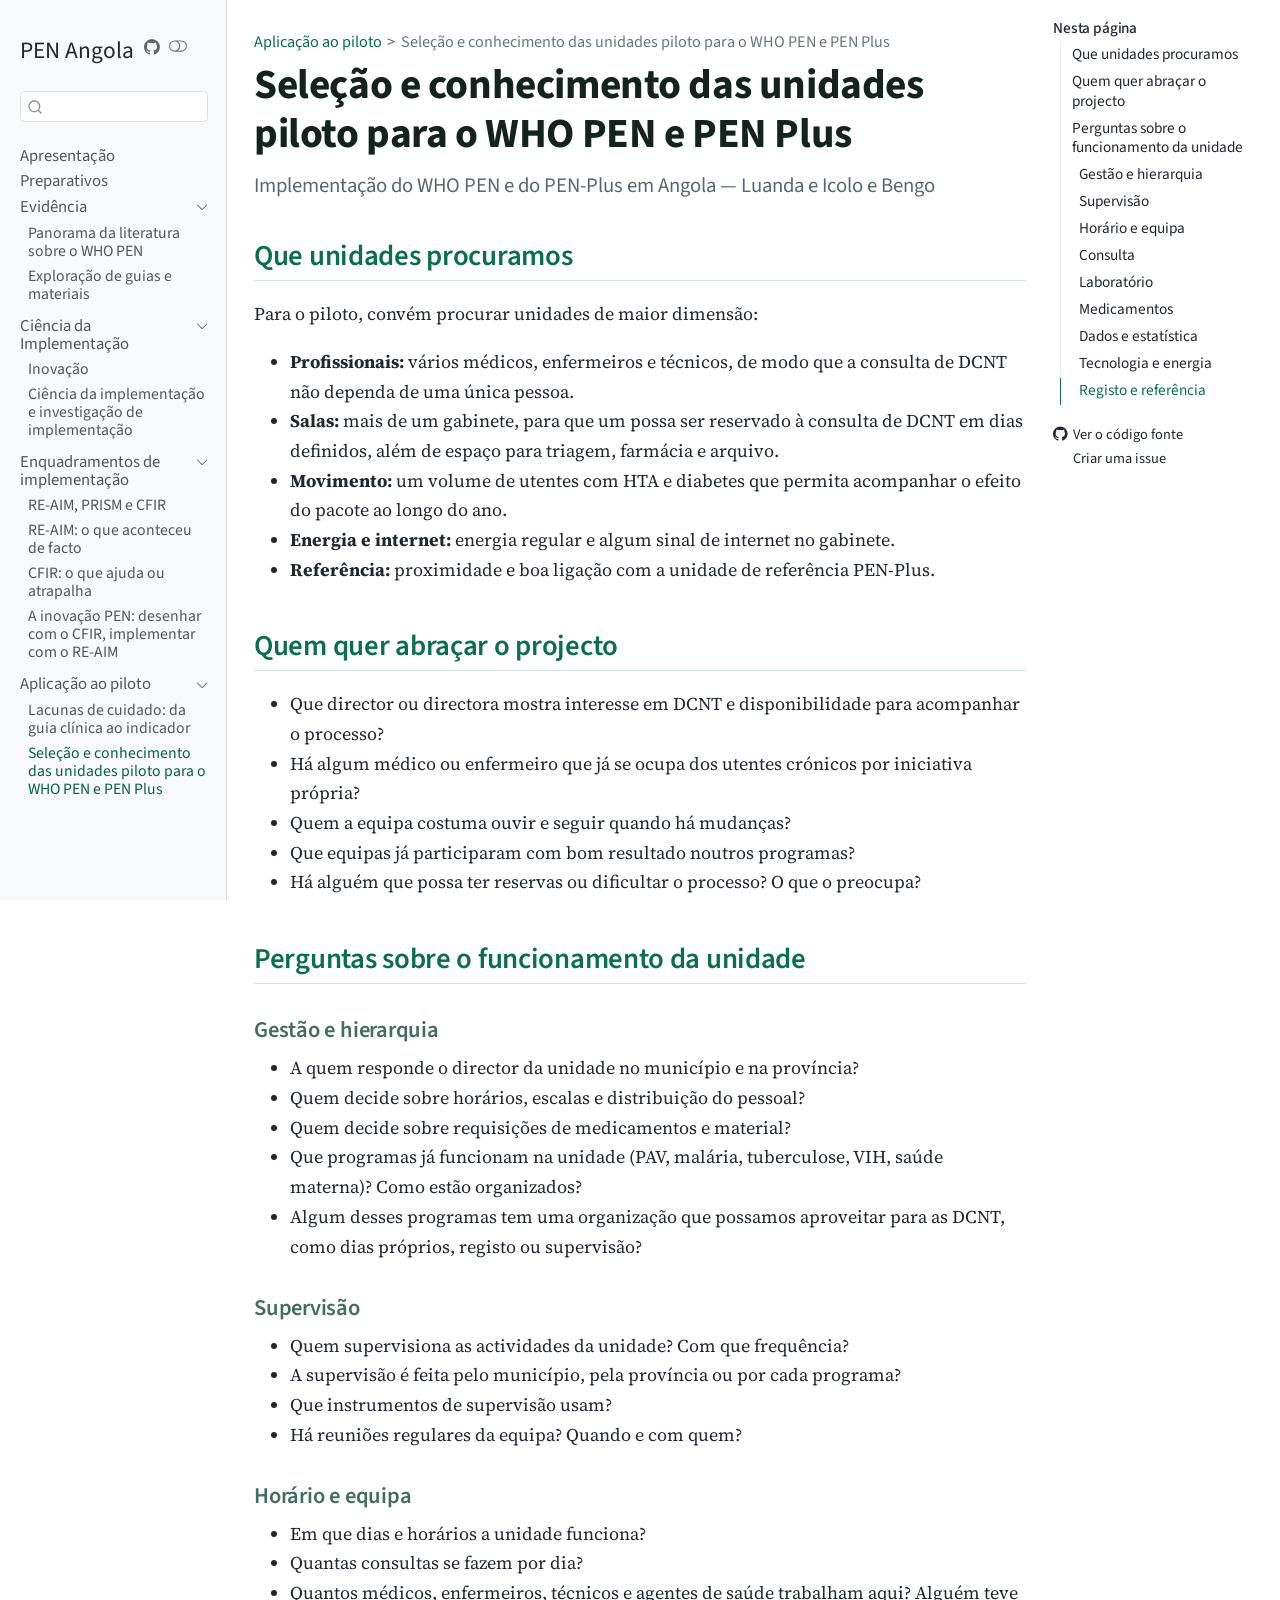
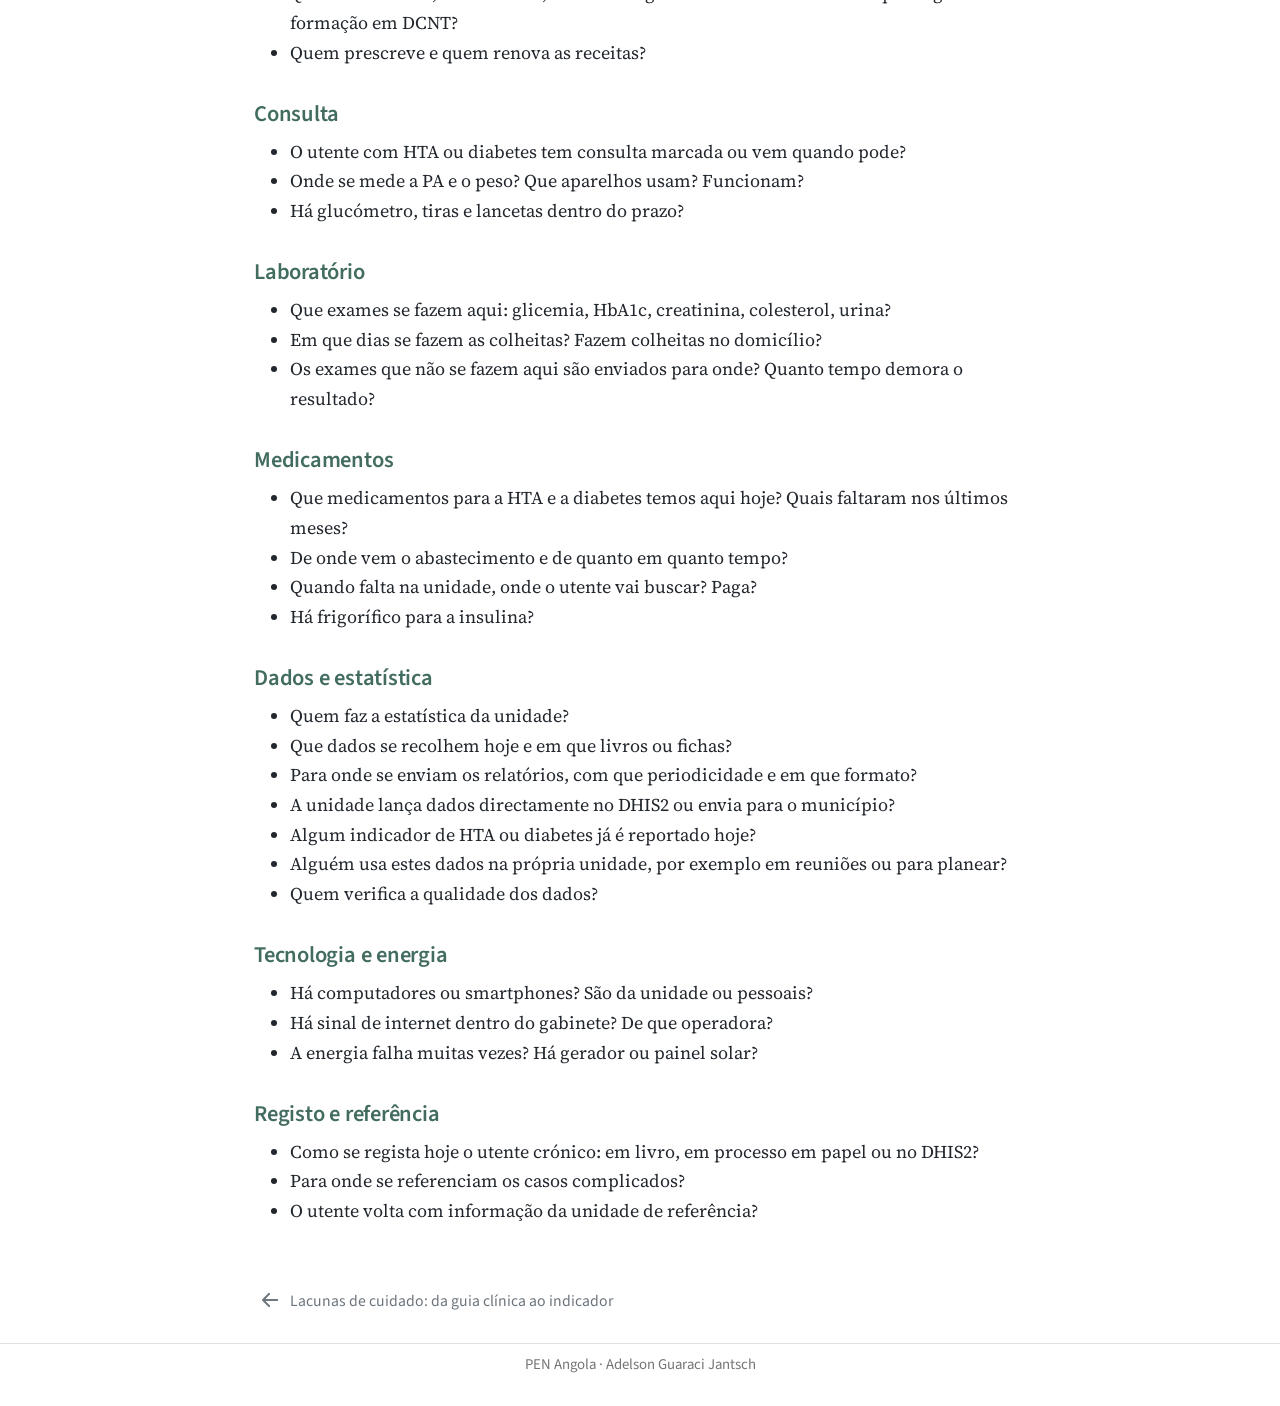
<file: guiao-unidades-piloto.html>
<!DOCTYPE html>
<html xmlns="http://www.w3.org/1999/xhtml" lang="pt" xml:lang="pt"><head>

<meta charset="utf-8">
<meta name="generator" content="quarto-1.6.42">

<meta name="viewport" content="width=device-width, initial-scale=1.0, user-scalable=yes">


<title>Seleção e conhecimento das unidades piloto para o WHO PEN e PEN Plus – PEN Angola</title>
<style>
code{white-space: pre-wrap;}
span.smallcaps{font-variant: small-caps;}
div.columns{display: flex; gap: min(4vw, 1.5em);}
div.column{flex: auto; overflow-x: auto;}
div.hanging-indent{margin-left: 1.5em; text-indent: -1.5em;}
ul.task-list{list-style: none;}
ul.task-list li input[type="checkbox"] {
  width: 0.8em;
  margin: 0 0.8em 0.2em -1em; /* quarto-specific, see https://github.com/quarto-dev/quarto-cli/issues/4556 */ 
  vertical-align: middle;
}
</style>


<script src="site_libs/quarto-nav/quarto-nav.js"></script>
<script src="site_libs/quarto-nav/headroom.min.js"></script>
<script src="site_libs/clipboard/clipboard.min.js"></script>
<script src="site_libs/quarto-search/autocomplete.umd.js"></script>
<script src="site_libs/quarto-search/fuse.min.js"></script>
<script src="site_libs/quarto-search/quarto-search.js"></script>
<meta name="quarto:offset" content="./">
<link href="./lacunas-de-cuidado-pen-angola.html" rel="prev">
<script src="site_libs/quarto-html/quarto.js"></script>
<script src="site_libs/quarto-html/popper.min.js"></script>
<script src="site_libs/quarto-html/tippy.umd.min.js"></script>
<script src="site_libs/quarto-html/anchor.min.js"></script>
<link href="site_libs/quarto-html/tippy.css" rel="stylesheet">
<link href="site_libs/quarto-html/quarto-syntax-highlighting-4861398f4ea4dd5626286ff060da9aaa.css" rel="stylesheet" class="quarto-color-scheme" id="quarto-text-highlighting-styles">
<link href="site_libs/quarto-html/quarto-syntax-highlighting-dark-8ec700a41a46c83acda2eba9f9d2be0c.css" rel="prefetch" class="quarto-color-scheme quarto-color-alternate" id="quarto-text-highlighting-styles">
<script src="site_libs/bootstrap/bootstrap.min.js"></script>
<link href="site_libs/bootstrap/bootstrap-icons.css" rel="stylesheet">
<link href="site_libs/bootstrap/bootstrap-f7fa54daab96ddf3f471d8b822569a91.min.css" rel="stylesheet" append-hash="true" class="quarto-color-scheme" id="quarto-bootstrap" data-mode="light">
<link href="site_libs/bootstrap/bootstrap-dark-57233b4793763523764f64a2e98dc056.min.css" rel="prefetch" append-hash="true" class="quarto-color-scheme quarto-color-alternate" id="quarto-bootstrap" data-mode="dark">
<script id="quarto-search-options" type="application/json">{
  "location": "sidebar",
  "copy-button": false,
  "collapse-after": 3,
  "panel-placement": "start",
  "type": "textbox",
  "limit": 50,
  "keyboard-shortcut": [
    "f",
    "/",
    "s"
  ],
  "show-item-context": false,
  "language": {
    "search-no-results-text": "Nenhum resultado",
    "search-matching-documents-text": "documentos correspondentes",
    "search-copy-link-title": "Copiar link para a busca",
    "search-hide-matches-text": "Esconder correspondências adicionais",
    "search-more-match-text": "mais correspondência neste documento",
    "search-more-matches-text": "mais correspondências neste documento",
    "search-clear-button-title": "Limpar",
    "search-text-placeholder": "",
    "search-detached-cancel-button-title": "Cancelar",
    "search-submit-button-title": "Enviar",
    "search-label": "Procurar"
  }
}</script>
<style>html{ scroll-behavior: smooth; }</style>


</head>

<body class="nav-sidebar docked">

<div id="quarto-search-results"></div>
  <header id="quarto-header" class="headroom fixed-top">
  <nav class="quarto-secondary-nav">
    <div class="container-fluid d-flex">
      <button type="button" class="quarto-btn-toggle btn" data-bs-toggle="collapse" role="button" data-bs-target=".quarto-sidebar-collapse-item" aria-controls="quarto-sidebar" aria-expanded="false" aria-label="Alternar barra lateral" onclick="if (window.quartoToggleHeadroom) { window.quartoToggleHeadroom(); }">
        <i class="bi bi-layout-text-sidebar-reverse"></i>
      </button>
        <nav class="quarto-page-breadcrumbs" aria-label="breadcrumb"><ol class="breadcrumb"><li class="breadcrumb-item"><a href="./lacunas-de-cuidado-pen-angola.html">Aplicação ao piloto</a></li><li class="breadcrumb-item"><a href="./guiao-unidades-piloto.html"><span class="chapter-title">Seleção e conhecimento das unidades piloto para o WHO PEN e PEN Plus</span></a></li></ol></nav>
        <a class="flex-grow-1" role="navigation" data-bs-toggle="collapse" data-bs-target=".quarto-sidebar-collapse-item" aria-controls="quarto-sidebar" aria-expanded="false" aria-label="Alternar barra lateral" onclick="if (window.quartoToggleHeadroom) { window.quartoToggleHeadroom(); }">      
        </a>
      <button type="button" class="btn quarto-search-button" aria-label="Procurar" onclick="window.quartoOpenSearch();">
        <i class="bi bi-search"></i>
      </button>
    </div>
  </nav>
</header>
<!-- content -->
<div id="quarto-content" class="quarto-container page-columns page-rows-contents page-layout-article">
<!-- sidebar -->
  <nav id="quarto-sidebar" class="sidebar collapse collapse-horizontal quarto-sidebar-collapse-item sidebar-navigation docked overflow-auto">
    <div class="pt-lg-2 mt-2 text-left sidebar-header">
    <div class="sidebar-title mb-0 py-0">
      <a href="./">PEN Angola</a> 
        <div class="sidebar-tools-main">
    <a href="https://github.com/filustrias/PEN_Angola" title="Código fonte" class="quarto-navigation-tool px-1" aria-label="Código fonte"><i class="bi bi-github"></i></a>
  <a href="" class="quarto-color-scheme-toggle quarto-navigation-tool  px-1" onclick="window.quartoToggleColorScheme(); return false;" title="Alternar modo escuro"><i class="bi"></i></a>
</div>
    </div>
      </div>
        <div class="mt-2 flex-shrink-0 align-items-center">
        <div class="sidebar-search">
        <div id="quarto-search" class="" title="Procurar"></div>
        </div>
        </div>
    <div class="sidebar-menu-container"> 
    <ul class="list-unstyled mt-1">
        <li class="sidebar-item">
  <div class="sidebar-item-container"> 
  <a href="./index.html" class="sidebar-item-text sidebar-link">
 <span class="menu-text">Apresentação</span></a>
  </div>
</li>
        <li class="sidebar-item">
  <div class="sidebar-item-container"> 
  <a href="./preparativos.html" class="sidebar-item-text sidebar-link"><span class="chapter-title">Preparativos</span></a>
  </div>
</li>
        <li class="sidebar-item sidebar-item-section">
      <div class="sidebar-item-container"> 
            <a class="sidebar-item-text sidebar-link text-start" data-bs-toggle="collapse" data-bs-target="#quarto-sidebar-section-1" role="navigation" aria-expanded="true">
 <span class="menu-text">Evidência</span></a>
          <a class="sidebar-item-toggle text-start" data-bs-toggle="collapse" data-bs-target="#quarto-sidebar-section-1" role="navigation" aria-expanded="true" aria-label="Alternar seção">
            <i class="bi bi-chevron-right ms-2"></i>
          </a> 
      </div>
      <ul id="quarto-sidebar-section-1" class="collapse list-unstyled sidebar-section depth1 show">  
          <li class="sidebar-item">
  <div class="sidebar-item-container"> 
  <a href="./panorama-literatura-pen.html" class="sidebar-item-text sidebar-link"><span class="chapter-title">Panorama da literatura sobre o WHO PEN</span></a>
  </div>
</li>
          <li class="sidebar-item">
  <div class="sidebar-item-container"> 
  <a href="./exploracao-guias-materiais.html" class="sidebar-item-text sidebar-link"><span class="chapter-title">Exploração de guias e materiais</span></a>
  </div>
</li>
      </ul>
  </li>
        <li class="sidebar-item sidebar-item-section">
      <div class="sidebar-item-container"> 
            <a class="sidebar-item-text sidebar-link text-start" data-bs-toggle="collapse" data-bs-target="#quarto-sidebar-section-2" role="navigation" aria-expanded="true">
 <span class="menu-text">Ciência da Implementação</span></a>
          <a class="sidebar-item-toggle text-start" data-bs-toggle="collapse" data-bs-target="#quarto-sidebar-section-2" role="navigation" aria-expanded="true" aria-label="Alternar seção">
            <i class="bi bi-chevron-right ms-2"></i>
          </a> 
      </div>
      <ul id="quarto-sidebar-section-2" class="collapse list-unstyled sidebar-section depth1 show">  
          <li class="sidebar-item">
  <div class="sidebar-item-container"> 
  <a href="./inovacao.html" class="sidebar-item-text sidebar-link"><span class="chapter-title">Inovação</span></a>
  </div>
</li>
          <li class="sidebar-item">
  <div class="sidebar-item-container"> 
  <a href="./ciencia-implementacao.html" class="sidebar-item-text sidebar-link"><span class="chapter-title">Ciência da implementação e investigação de implementação</span></a>
  </div>
</li>
      </ul>
  </li>
        <li class="sidebar-item sidebar-item-section">
      <div class="sidebar-item-container"> 
            <a class="sidebar-item-text sidebar-link text-start" data-bs-toggle="collapse" data-bs-target="#quarto-sidebar-section-3" role="navigation" aria-expanded="true">
 <span class="menu-text">Enquadramentos de implementação</span></a>
          <a class="sidebar-item-toggle text-start" data-bs-toggle="collapse" data-bs-target="#quarto-sidebar-section-3" role="navigation" aria-expanded="true" aria-label="Alternar seção">
            <i class="bi bi-chevron-right ms-2"></i>
          </a> 
      </div>
      <ul id="quarto-sidebar-section-3" class="collapse list-unstyled sidebar-section depth1 show">  
          <li class="sidebar-item">
  <div class="sidebar-item-container"> 
  <a href="./reaim-prism-cfir-pen-angola.html" class="sidebar-item-text sidebar-link"><span class="chapter-title">RE-AIM, PRISM e CFIR</span></a>
  </div>
</li>
          <li class="sidebar-item">
  <div class="sidebar-item-container"> 
  <a href="./reaim.html" class="sidebar-item-text sidebar-link"><span class="chapter-title">RE-AIM: o que aconteceu de facto</span></a>
  </div>
</li>
          <li class="sidebar-item">
  <div class="sidebar-item-container"> 
  <a href="./cfir.html" class="sidebar-item-text sidebar-link"><span class="chapter-title">CFIR: o que ajuda ou atrapalha</span></a>
  </div>
</li>
          <li class="sidebar-item">
  <div class="sidebar-item-container"> 
  <a href="./cfir-reaim-desenho-pen.html" class="sidebar-item-text sidebar-link"><span class="chapter-title">A inovação PEN: desenhar com o CFIR, implementar com o RE-AIM</span></a>
  </div>
</li>
      </ul>
  </li>
        <li class="sidebar-item sidebar-item-section">
      <div class="sidebar-item-container"> 
            <a class="sidebar-item-text sidebar-link text-start" data-bs-toggle="collapse" data-bs-target="#quarto-sidebar-section-4" role="navigation" aria-expanded="true">
 <span class="menu-text">Aplicação ao piloto</span></a>
          <a class="sidebar-item-toggle text-start" data-bs-toggle="collapse" data-bs-target="#quarto-sidebar-section-4" role="navigation" aria-expanded="true" aria-label="Alternar seção">
            <i class="bi bi-chevron-right ms-2"></i>
          </a> 
      </div>
      <ul id="quarto-sidebar-section-4" class="collapse list-unstyled sidebar-section depth1 show">  
          <li class="sidebar-item">
  <div class="sidebar-item-container"> 
  <a href="./lacunas-de-cuidado-pen-angola.html" class="sidebar-item-text sidebar-link"><span class="chapter-title">Lacunas de cuidado: da guia clínica ao indicador</span></a>
  </div>
</li>
          <li class="sidebar-item">
  <div class="sidebar-item-container"> 
  <a href="./guiao-unidades-piloto.html" class="sidebar-item-text sidebar-link active"><span class="chapter-title">Seleção e conhecimento das unidades piloto para o WHO PEN e PEN Plus</span></a>
  </div>
</li>
      </ul>
  </li>
    </ul>
    </div>
</nav>
<div id="quarto-sidebar-glass" class="quarto-sidebar-collapse-item" data-bs-toggle="collapse" data-bs-target=".quarto-sidebar-collapse-item"></div>
<!-- margin-sidebar -->
    <div id="quarto-margin-sidebar" class="sidebar margin-sidebar">
        <nav id="TOC" role="doc-toc" class="toc-active">
    <h2 id="toc-title">Nesta página</h2>
   
  <ul>
  <li><a href="#que-unidades-procuramos" id="toc-que-unidades-procuramos" class="nav-link active" data-scroll-target="#que-unidades-procuramos">Que unidades procuramos</a></li>
  <li><a href="#quem-quer-abraçar-o-projecto" id="toc-quem-quer-abraçar-o-projecto" class="nav-link" data-scroll-target="#quem-quer-abraçar-o-projecto">Quem quer abraçar o projecto</a></li>
  <li><a href="#perguntas-sobre-o-funcionamento-da-unidade" id="toc-perguntas-sobre-o-funcionamento-da-unidade" class="nav-link" data-scroll-target="#perguntas-sobre-o-funcionamento-da-unidade">Perguntas sobre o funcionamento da unidade</a>
  <ul class="collapse">
  <li><a href="#gestão-e-hierarquia" id="toc-gestão-e-hierarquia" class="nav-link" data-scroll-target="#gestão-e-hierarquia">Gestão e hierarquia</a></li>
  <li><a href="#supervisão" id="toc-supervisão" class="nav-link" data-scroll-target="#supervisão">Supervisão</a></li>
  <li><a href="#horário-e-equipa" id="toc-horário-e-equipa" class="nav-link" data-scroll-target="#horário-e-equipa">Horário e equipa</a></li>
  <li><a href="#consulta" id="toc-consulta" class="nav-link" data-scroll-target="#consulta">Consulta</a></li>
  <li><a href="#laboratório" id="toc-laboratório" class="nav-link" data-scroll-target="#laboratório">Laboratório</a></li>
  <li><a href="#medicamentos" id="toc-medicamentos" class="nav-link" data-scroll-target="#medicamentos">Medicamentos</a></li>
  <li><a href="#dados-e-estatística" id="toc-dados-e-estatística" class="nav-link" data-scroll-target="#dados-e-estatística">Dados e estatística</a></li>
  <li><a href="#tecnologia-e-energia" id="toc-tecnologia-e-energia" class="nav-link" data-scroll-target="#tecnologia-e-energia">Tecnologia e energia</a></li>
  <li><a href="#registo-e-referência" id="toc-registo-e-referência" class="nav-link" data-scroll-target="#registo-e-referência">Registo e referência</a></li>
  </ul></li>
  </ul>
<div class="toc-actions"><ul><li><a href="https://github.com/filustrias/PEN_Angola/blob/main/guiao-unidades-piloto.qmd" class="toc-action"><i class="bi bi-github"></i>Ver o código fonte</a></li><li><a href="https://github.com/filustrias/PEN_Angola/issues/new" class="toc-action"><i class="bi empty"></i>Criar uma issue</a></li></ul></div></nav>
    </div>
<!-- main -->
<main class="content" id="quarto-document-content">

<header id="title-block-header" class="quarto-title-block default"><nav class="quarto-page-breadcrumbs quarto-title-breadcrumbs d-none d-lg-block" aria-label="breadcrumb"><ol class="breadcrumb"><li class="breadcrumb-item"><a href="./lacunas-de-cuidado-pen-angola.html">Aplicação ao piloto</a></li><li class="breadcrumb-item"><a href="./guiao-unidades-piloto.html"><span class="chapter-title">Seleção e conhecimento das unidades piloto para o WHO PEN e PEN Plus</span></a></li></ol></nav>
<div class="quarto-title">
<h1 class="title"><span id="sec-guiao-unidades" class="quarto-section-identifier"><span class="chapter-title">Seleção e conhecimento das unidades piloto para o WHO PEN e PEN Plus</span></span></h1>
</div>



<div class="quarto-title-meta">

    
  
    
  </div>
  


</header>


<div class="chapter-subtitle">
<p>Implementação do WHO PEN e do PEN-Plus em Angola — Luanda e Icolo e Bengo</p>
</div>
<section id="que-unidades-procuramos" class="level2">
<h2 class="anchored" data-anchor-id="que-unidades-procuramos">Que unidades procuramos</h2>
<p>Para o piloto, convém procurar unidades de maior dimensão:</p>
<ul>
<li><strong>Profissionais:</strong> vários médicos, enfermeiros e técnicos, de modo que a consulta de DCNT não dependa de uma única pessoa.</li>
<li><strong>Salas:</strong> mais de um gabinete, para que um possa ser reservado à consulta de DCNT em dias definidos, além de espaço para triagem, farmácia e arquivo.</li>
<li><strong>Movimento:</strong> um volume de utentes com HTA e diabetes que permita acompanhar o efeito do pacote ao longo do ano.</li>
<li><strong>Energia e internet:</strong> energia regular e algum sinal de internet no gabinete.</li>
<li><strong>Referência:</strong> proximidade e boa ligação com a unidade de referência PEN-Plus.</li>
</ul>
</section>
<section id="quem-quer-abraçar-o-projecto" class="level2">
<h2 class="anchored" data-anchor-id="quem-quer-abraçar-o-projecto">Quem quer abraçar o projecto</h2>
<ul>
<li>Que director ou directora mostra interesse em DCNT e disponibilidade para acompanhar o processo?</li>
<li>Há algum médico ou enfermeiro que já se ocupa dos utentes crónicos por iniciativa própria?</li>
<li>Quem a equipa costuma ouvir e seguir quando há mudanças?</li>
<li>Que equipas já participaram com bom resultado noutros programas?</li>
<li>Há alguém que possa ter reservas ou dificultar o processo? O que o preocupa?</li>
</ul>
</section>
<section id="perguntas-sobre-o-funcionamento-da-unidade" class="level2">
<h2 class="anchored" data-anchor-id="perguntas-sobre-o-funcionamento-da-unidade">Perguntas sobre o funcionamento da unidade</h2>
<section id="gestão-e-hierarquia" class="level3">
<h3 class="anchored" data-anchor-id="gestão-e-hierarquia">Gestão e hierarquia</h3>
<ul>
<li>A quem responde o director da unidade no município e na província?</li>
<li>Quem decide sobre horários, escalas e distribuição do pessoal?</li>
<li>Quem decide sobre requisições de medicamentos e material?</li>
<li>Que programas já funcionam na unidade (PAV, malária, tuberculose, VIH, saúde materna)? Como estão organizados?</li>
<li>Algum desses programas tem uma organização que possamos aproveitar para as DCNT, como dias próprios, registo ou supervisão?</li>
</ul>
</section>
<section id="supervisão" class="level3">
<h3 class="anchored" data-anchor-id="supervisão">Supervisão</h3>
<ul>
<li>Quem supervisiona as actividades da unidade? Com que frequência?</li>
<li>A supervisão é feita pelo município, pela província ou por cada programa?</li>
<li>Que instrumentos de supervisão usam?</li>
<li>Há reuniões regulares da equipa? Quando e com quem?</li>
</ul>
</section>
<section id="horário-e-equipa" class="level3">
<h3 class="anchored" data-anchor-id="horário-e-equipa">Horário e equipa</h3>
<ul>
<li>Em que dias e horários a unidade funciona?</li>
<li>Quantas consultas se fazem por dia?</li>
<li>Quantos médicos, enfermeiros, técnicos e agentes de saúde trabalham aqui? Alguém teve formação em DCNT?</li>
<li>Quem prescreve e quem renova as receitas?</li>
</ul>
</section>
<section id="consulta" class="level3">
<h3 class="anchored" data-anchor-id="consulta">Consulta</h3>
<ul>
<li>O utente com HTA ou diabetes tem consulta marcada ou vem quando pode?</li>
<li>Onde se mede a PA e o peso? Que aparelhos usam? Funcionam?</li>
<li>Há glucómetro, tiras e lancetas dentro do prazo?</li>
</ul>
</section>
<section id="laboratório" class="level3">
<h3 class="anchored" data-anchor-id="laboratório">Laboratório</h3>
<ul>
<li>Que exames se fazem aqui: glicemia, HbA1c, creatinina, colesterol, urina?</li>
<li>Em que dias se fazem as colheitas? Fazem colheitas no domicílio?</li>
<li>Os exames que não se fazem aqui são enviados para onde? Quanto tempo demora o resultado?</li>
</ul>
</section>
<section id="medicamentos" class="level3">
<h3 class="anchored" data-anchor-id="medicamentos">Medicamentos</h3>
<ul>
<li>Que medicamentos para a HTA e a diabetes temos aqui hoje? Quais faltaram nos últimos meses?</li>
<li>De onde vem o abastecimento e de quanto em quanto tempo?</li>
<li>Quando falta na unidade, onde o utente vai buscar? Paga?</li>
<li>Há frigorífico para a insulina?</li>
</ul>
</section>
<section id="dados-e-estatística" class="level3">
<h3 class="anchored" data-anchor-id="dados-e-estatística">Dados e estatística</h3>
<ul>
<li>Quem faz a estatística da unidade?</li>
<li>Que dados se recolhem hoje e em que livros ou fichas?</li>
<li>Para onde se enviam os relatórios, com que periodicidade e em que formato?</li>
<li>A unidade lança dados directamente no DHIS2 ou envia para o município?</li>
<li>Algum indicador de HTA ou diabetes já é reportado hoje?</li>
<li>Alguém usa estes dados na própria unidade, por exemplo em reuniões ou para planear?</li>
<li>Quem verifica a qualidade dos dados?</li>
</ul>
</section>
<section id="tecnologia-e-energia" class="level3">
<h3 class="anchored" data-anchor-id="tecnologia-e-energia">Tecnologia e energia</h3>
<ul>
<li>Há computadores ou smartphones? São da unidade ou pessoais?</li>
<li>Há sinal de internet dentro do gabinete? De que operadora?</li>
<li>A energia falha muitas vezes? Há gerador ou painel solar?</li>
</ul>
</section>
<section id="registo-e-referência" class="level3">
<h3 class="anchored" data-anchor-id="registo-e-referência">Registo e referência</h3>
<ul>
<li>Como se regista hoje o utente crónico: em livro, em processo em papel ou no DHIS2?</li>
<li>Para onde se referenciam os casos complicados?</li>
<li>O utente volta com informação da unidade de referência?</li>
</ul>


</section>
</section>

</main> <!-- /main -->
<script id="quarto-html-after-body" type="application/javascript">
window.document.addEventListener("DOMContentLoaded", function (event) {
  const toggleBodyColorMode = (bsSheetEl) => {
    const mode = bsSheetEl.getAttribute("data-mode");
    const bodyEl = window.document.querySelector("body");
    if (mode === "dark") {
      bodyEl.classList.add("quarto-dark");
      bodyEl.classList.remove("quarto-light");
    } else {
      bodyEl.classList.add("quarto-light");
      bodyEl.classList.remove("quarto-dark");
    }
  }
  const toggleBodyColorPrimary = () => {
    const bsSheetEl = window.document.querySelector("link#quarto-bootstrap");
    if (bsSheetEl) {
      toggleBodyColorMode(bsSheetEl);
    }
  }
  toggleBodyColorPrimary();  
  const disableStylesheet = (stylesheets) => {
    for (let i=0; i < stylesheets.length; i++) {
      const stylesheet = stylesheets[i];
      stylesheet.rel = 'prefetch';
    }
  }
  const enableStylesheet = (stylesheets) => {
    for (let i=0; i < stylesheets.length; i++) {
      const stylesheet = stylesheets[i];
      stylesheet.rel = 'stylesheet';
    }
  }
  const manageTransitions = (selector, allowTransitions) => {
    const els = window.document.querySelectorAll(selector);
    for (let i=0; i < els.length; i++) {
      const el = els[i];
      if (allowTransitions) {
        el.classList.remove('notransition');
      } else {
        el.classList.add('notransition');
      }
    }
  }
  const toggleGiscusIfUsed = (isAlternate, darkModeDefault) => {
    const baseTheme = document.querySelector('#giscus-base-theme')?.value ?? 'light';
    const alternateTheme = document.querySelector('#giscus-alt-theme')?.value ?? 'dark';
    let newTheme = '';
    if(darkModeDefault) {
      newTheme = isAlternate ? baseTheme : alternateTheme;
    } else {
      newTheme = isAlternate ? alternateTheme : baseTheme;
    }
    const changeGiscusTheme = () => {
      // From: https://github.com/giscus/giscus/issues/336
      const sendMessage = (message) => {
        const iframe = document.querySelector('iframe.giscus-frame');
        if (!iframe) return;
        iframe.contentWindow.postMessage({ giscus: message }, 'https://giscus.app');
      }
      sendMessage({
        setConfig: {
          theme: newTheme
        }
      });
    }
    const isGiscussLoaded = window.document.querySelector('iframe.giscus-frame') !== null;
    if (isGiscussLoaded) {
      changeGiscusTheme();
    }
  }
  const toggleColorMode = (alternate) => {
    // Switch the stylesheets
    const alternateStylesheets = window.document.querySelectorAll('link.quarto-color-scheme.quarto-color-alternate');
    manageTransitions('#quarto-margin-sidebar .nav-link', false);
    if (alternate) {
      enableStylesheet(alternateStylesheets);
      for (const sheetNode of alternateStylesheets) {
        if (sheetNode.id === "quarto-bootstrap") {
          toggleBodyColorMode(sheetNode);
        }
      }
    } else {
      disableStylesheet(alternateStylesheets);
      toggleBodyColorPrimary();
    }
    manageTransitions('#quarto-margin-sidebar .nav-link', true);
    // Switch the toggles
    const toggles = window.document.querySelectorAll('.quarto-color-scheme-toggle');
    for (let i=0; i < toggles.length; i++) {
      const toggle = toggles[i];
      if (toggle) {
        if (alternate) {
          toggle.classList.add("alternate");     
        } else {
          toggle.classList.remove("alternate");
        }
      }
    }
    // Hack to workaround the fact that safari doesn't
    // properly recolor the scrollbar when toggling (#1455)
    if (navigator.userAgent.indexOf('Safari') > 0 && navigator.userAgent.indexOf('Chrome') == -1) {
      manageTransitions("body", false);
      window.scrollTo(0, 1);
      setTimeout(() => {
        window.scrollTo(0, 0);
        manageTransitions("body", true);
      }, 40);  
    }
  }
  const isFileUrl = () => { 
    return window.location.protocol === 'file:';
  }
  const hasAlternateSentinel = () => {  
    let styleSentinel = getColorSchemeSentinel();
    if (styleSentinel !== null) {
      return styleSentinel === "alternate";
    } else {
      return false;
    }
  }
  const setStyleSentinel = (alternate) => {
    const value = alternate ? "alternate" : "default";
    if (!isFileUrl()) {
      window.localStorage.setItem("quarto-color-scheme", value);
    } else {
      localAlternateSentinel = value;
    }
  }
  const getColorSchemeSentinel = () => {
    if (!isFileUrl()) {
      const storageValue = window.localStorage.getItem("quarto-color-scheme");
      return storageValue != null ? storageValue : localAlternateSentinel;
    } else {
      return localAlternateSentinel;
    }
  }
  const darkModeDefault = false;
  let localAlternateSentinel = darkModeDefault ? 'alternate' : 'default';
  // Dark / light mode switch
  window.quartoToggleColorScheme = () => {
    // Read the current dark / light value 
    let toAlternate = !hasAlternateSentinel();
    toggleColorMode(toAlternate);
    setStyleSentinel(toAlternate);
    toggleGiscusIfUsed(toAlternate, darkModeDefault);
  };
  // Ensure there is a toggle, if there isn't float one in the top right
  if (window.document.querySelector('.quarto-color-scheme-toggle') === null) {
    const a = window.document.createElement('a');
    a.classList.add('top-right');
    a.classList.add('quarto-color-scheme-toggle');
    a.href = "";
    a.onclick = function() { try { window.quartoToggleColorScheme(); } catch {} return false; };
    const i = window.document.createElement("i");
    i.classList.add('bi');
    a.appendChild(i);
    window.document.body.appendChild(a);
  }
  // Switch to dark mode if need be
  if (hasAlternateSentinel()) {
    toggleColorMode(true);
  } else {
    toggleColorMode(false);
  }
  const icon = "";
  const anchorJS = new window.AnchorJS();
  anchorJS.options = {
    placement: 'right',
    icon: icon
  };
  anchorJS.add('.anchored');
  const isCodeAnnotation = (el) => {
    for (const clz of el.classList) {
      if (clz.startsWith('code-annotation-')) {                     
        return true;
      }
    }
    return false;
  }
  const onCopySuccess = function(e) {
    // button target
    const button = e.trigger;
    // don't keep focus
    button.blur();
    // flash "checked"
    button.classList.add('code-copy-button-checked');
    var currentTitle = button.getAttribute("title");
    button.setAttribute("title", "Copiada");
    let tooltip;
    if (window.bootstrap) {
      button.setAttribute("data-bs-toggle", "tooltip");
      button.setAttribute("data-bs-placement", "left");
      button.setAttribute("data-bs-title", "Copiada");
      tooltip = new bootstrap.Tooltip(button, 
        { trigger: "manual", 
          customClass: "code-copy-button-tooltip",
          offset: [0, -8]});
      tooltip.show();    
    }
    setTimeout(function() {
      if (tooltip) {
        tooltip.hide();
        button.removeAttribute("data-bs-title");
        button.removeAttribute("data-bs-toggle");
        button.removeAttribute("data-bs-placement");
      }
      button.setAttribute("title", currentTitle);
      button.classList.remove('code-copy-button-checked');
    }, 1000);
    // clear code selection
    e.clearSelection();
  }
  const getTextToCopy = function(trigger) {
      const codeEl = trigger.previousElementSibling.cloneNode(true);
      for (const childEl of codeEl.children) {
        if (isCodeAnnotation(childEl)) {
          childEl.remove();
        }
      }
      return codeEl.innerText;
  }
  const clipboard = new window.ClipboardJS('.code-copy-button:not([data-in-quarto-modal])', {
    text: getTextToCopy
  });
  clipboard.on('success', onCopySuccess);
  if (window.document.getElementById('quarto-embedded-source-code-modal')) {
    const clipboardModal = new window.ClipboardJS('.code-copy-button[data-in-quarto-modal]', {
      text: getTextToCopy,
      container: window.document.getElementById('quarto-embedded-source-code-modal')
    });
    clipboardModal.on('success', onCopySuccess);
  }
    var localhostRegex = new RegExp(/^(?:http|https):\/\/localhost\:?[0-9]*\//);
    var mailtoRegex = new RegExp(/^mailto:/);
      var filterRegex = new RegExp("^(?:http:|https:)\/\/filustrias\.github\.io\/PEN_Angola\/");
    var isInternal = (href) => {
        return filterRegex.test(href) || localhostRegex.test(href) || mailtoRegex.test(href);
    }
    // Inspect non-navigation links and adorn them if external
 	var links = window.document.querySelectorAll('a[href]:not(.nav-link):not(.navbar-brand):not(.toc-action):not(.sidebar-link):not(.sidebar-item-toggle):not(.pagination-link):not(.no-external):not([aria-hidden]):not(.dropdown-item):not(.quarto-navigation-tool):not(.about-link)');
    for (var i=0; i<links.length; i++) {
      const link = links[i];
      if (!isInternal(link.href)) {
        // undo the damage that might have been done by quarto-nav.js in the case of
        // links that we want to consider external
        if (link.dataset.originalHref !== undefined) {
          link.href = link.dataset.originalHref;
        }
          // target, if specified
          link.setAttribute("target", "_blank");
          if (link.getAttribute("rel") === null) {
            link.setAttribute("rel", "noopener");
          }
      }
    }
  function tippyHover(el, contentFn, onTriggerFn, onUntriggerFn) {
    const config = {
      allowHTML: true,
      maxWidth: 500,
      delay: 100,
      arrow: false,
      appendTo: function(el) {
          return el.parentElement;
      },
      interactive: true,
      interactiveBorder: 10,
      theme: 'quarto',
      placement: 'bottom-start',
    };
    if (contentFn) {
      config.content = contentFn;
    }
    if (onTriggerFn) {
      config.onTrigger = onTriggerFn;
    }
    if (onUntriggerFn) {
      config.onUntrigger = onUntriggerFn;
    }
    window.tippy(el, config); 
  }
      let selectedAnnoteEl;
      const selectorForAnnotation = ( cell, annotation) => {
        let cellAttr = 'data-code-cell="' + cell + '"';
        let lineAttr = 'data-code-annotation="' +  annotation + '"';
        const selector = 'span[' + cellAttr + '][' + lineAttr + ']';
        return selector;
      }
      const selectCodeLines = (annoteEl) => {
        const doc = window.document;
        const targetCell = annoteEl.getAttribute("data-target-cell");
        const targetAnnotation = annoteEl.getAttribute("data-target-annotation");
        const annoteSpan = window.document.querySelector(selectorForAnnotation(targetCell, targetAnnotation));
        const lines = annoteSpan.getAttribute("data-code-lines").split(",");
        const lineIds = lines.map((line) => {
          return targetCell + "-" + line;
        })
        let top = null;
        let height = null;
        let parent = null;
        if (lineIds.length > 0) {
            //compute the position of the single el (top and bottom and make a div)
            const el = window.document.getElementById(lineIds[0]);
            top = el.offsetTop;
            height = el.offsetHeight;
            parent = el.parentElement.parentElement;
          if (lineIds.length > 1) {
            const lastEl = window.document.getElementById(lineIds[lineIds.length - 1]);
            const bottom = lastEl.offsetTop + lastEl.offsetHeight;
            height = bottom - top;
          }
          if (top !== null && height !== null && parent !== null) {
            // cook up a div (if necessary) and position it 
            let div = window.document.getElementById("code-annotation-line-highlight");
            if (div === null) {
              div = window.document.createElement("div");
              div.setAttribute("id", "code-annotation-line-highlight");
              div.style.position = 'absolute';
              parent.appendChild(div);
            }
            div.style.top = top - 2 + "px";
            div.style.height = height + 4 + "px";
            div.style.left = 0;
            let gutterDiv = window.document.getElementById("code-annotation-line-highlight-gutter");
            if (gutterDiv === null) {
              gutterDiv = window.document.createElement("div");
              gutterDiv.setAttribute("id", "code-annotation-line-highlight-gutter");
              gutterDiv.style.position = 'absolute';
              const codeCell = window.document.getElementById(targetCell);
              const gutter = codeCell.querySelector('.code-annotation-gutter');
              gutter.appendChild(gutterDiv);
            }
            gutterDiv.style.top = top - 2 + "px";
            gutterDiv.style.height = height + 4 + "px";
          }
          selectedAnnoteEl = annoteEl;
        }
      };
      const unselectCodeLines = () => {
        const elementsIds = ["code-annotation-line-highlight", "code-annotation-line-highlight-gutter"];
        elementsIds.forEach((elId) => {
          const div = window.document.getElementById(elId);
          if (div) {
            div.remove();
          }
        });
        selectedAnnoteEl = undefined;
      };
        // Handle positioning of the toggle
    window.addEventListener(
      "resize",
      throttle(() => {
        elRect = undefined;
        if (selectedAnnoteEl) {
          selectCodeLines(selectedAnnoteEl);
        }
      }, 10)
    );
    function throttle(fn, ms) {
    let throttle = false;
    let timer;
      return (...args) => {
        if(!throttle) { // first call gets through
            fn.apply(this, args);
            throttle = true;
        } else { // all the others get throttled
            if(timer) clearTimeout(timer); // cancel #2
            timer = setTimeout(() => {
              fn.apply(this, args);
              timer = throttle = false;
            }, ms);
        }
      };
    }
      // Attach click handler to the DT
      const annoteDls = window.document.querySelectorAll('dt[data-target-cell]');
      for (const annoteDlNode of annoteDls) {
        annoteDlNode.addEventListener('click', (event) => {
          const clickedEl = event.target;
          if (clickedEl !== selectedAnnoteEl) {
            unselectCodeLines();
            const activeEl = window.document.querySelector('dt[data-target-cell].code-annotation-active');
            if (activeEl) {
              activeEl.classList.remove('code-annotation-active');
            }
            selectCodeLines(clickedEl);
            clickedEl.classList.add('code-annotation-active');
          } else {
            // Unselect the line
            unselectCodeLines();
            clickedEl.classList.remove('code-annotation-active');
          }
        });
      }
});
</script>
<nav class="page-navigation">
  <div class="nav-page nav-page-previous">
      <a href="./lacunas-de-cuidado-pen-angola.html" class="pagination-link" aria-label="Lacunas de cuidado: da guia clínica ao indicador">
        <i class="bi bi-arrow-left-short"></i> <span class="nav-page-text"><span class="chapter-title">Lacunas de cuidado: da guia clínica ao indicador</span></span>
      </a>          
  </div>
  <div class="nav-page nav-page-next">
  </div>
</nav>
</div> <!-- /content -->
<footer class="footer">
  <div class="nav-footer">
    <div class="nav-footer-left">
      &nbsp;
    </div>   
    <div class="nav-footer-center">
<p>PEN Angola · Adelson Guaraci Jantsch</p>
<div class="toc-actions d-sm-block d-md-none"><ul><li><a href="https://github.com/filustrias/PEN_Angola/blob/main/guiao-unidades-piloto.qmd" class="toc-action"><i class="bi bi-github"></i>Ver o código fonte</a></li><li><a href="https://github.com/filustrias/PEN_Angola/issues/new" class="toc-action"><i class="bi empty"></i>Criar uma issue</a></li></ul></div></div>
    <div class="nav-footer-right">
      &nbsp;
    </div>
  </div>
</footer>




<script src="site_libs/quarto-html/zenscroll-min.js"></script>
</body></html>
</file>
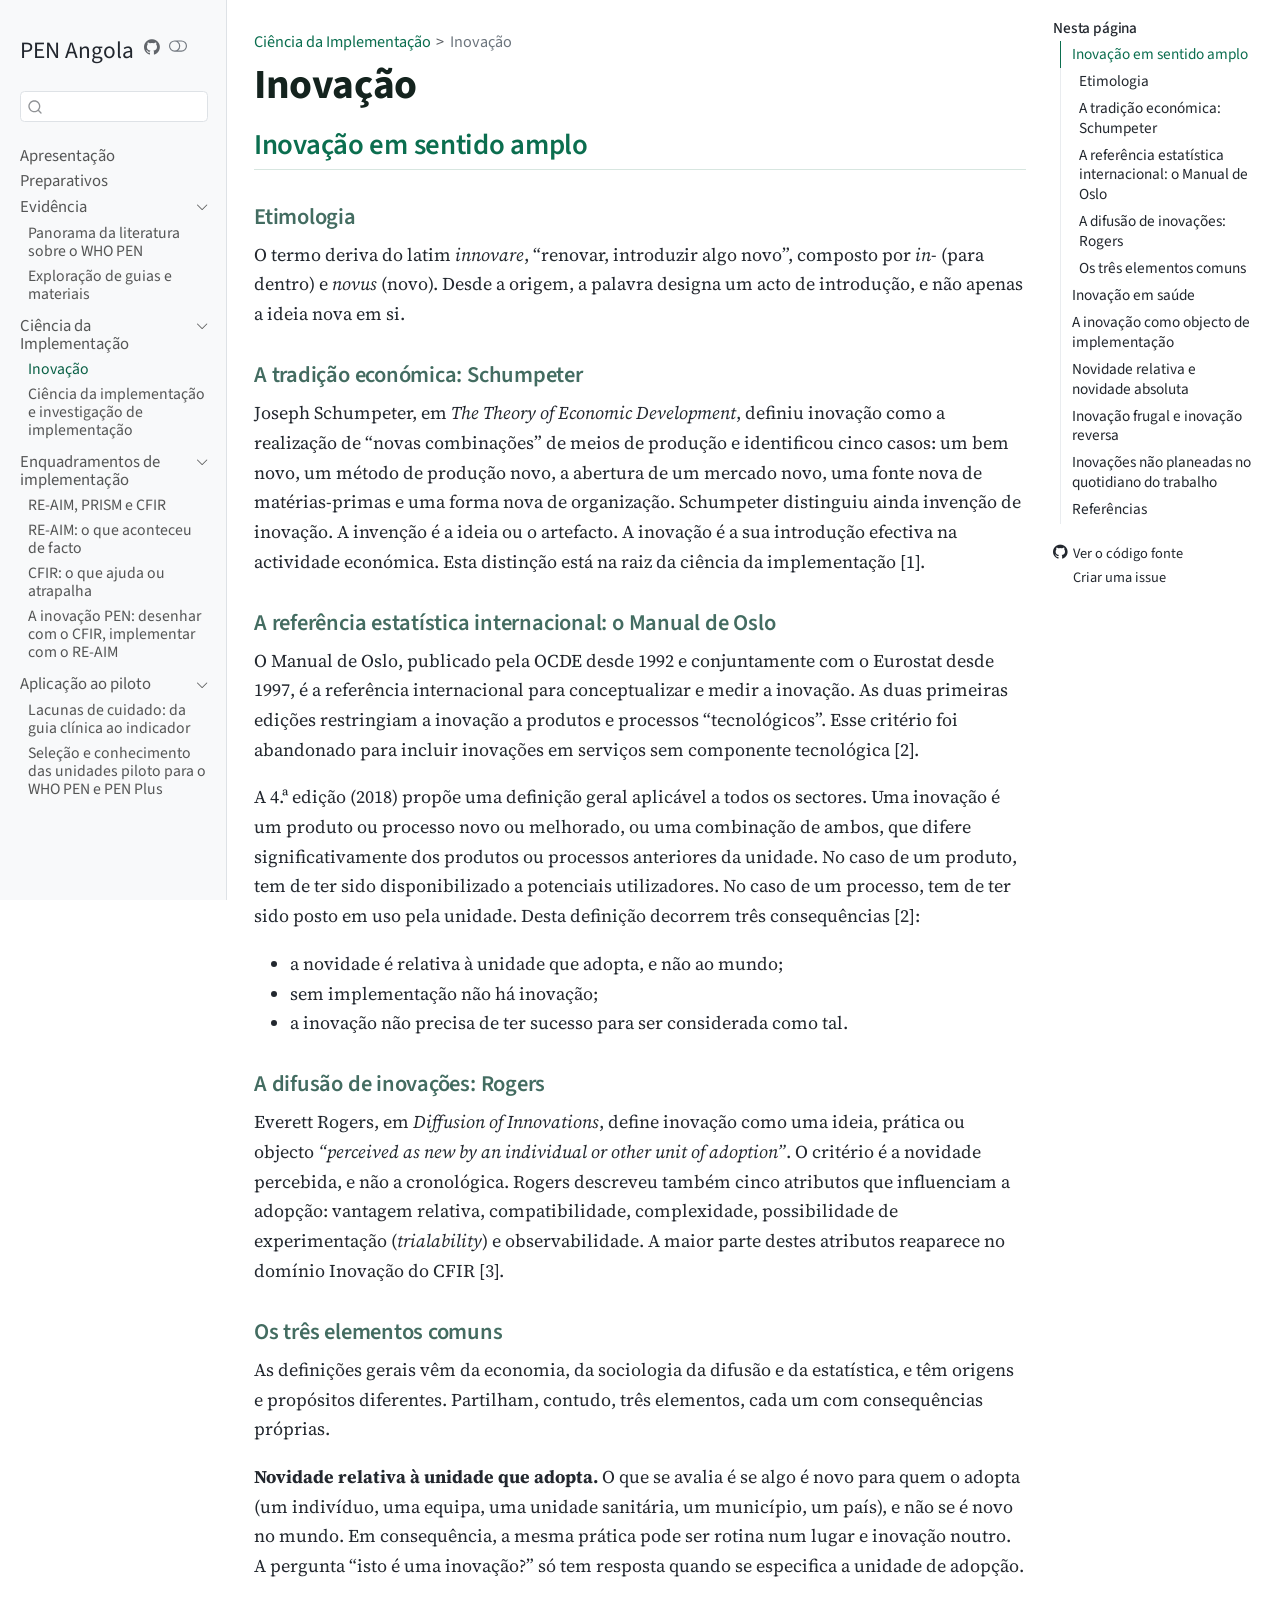
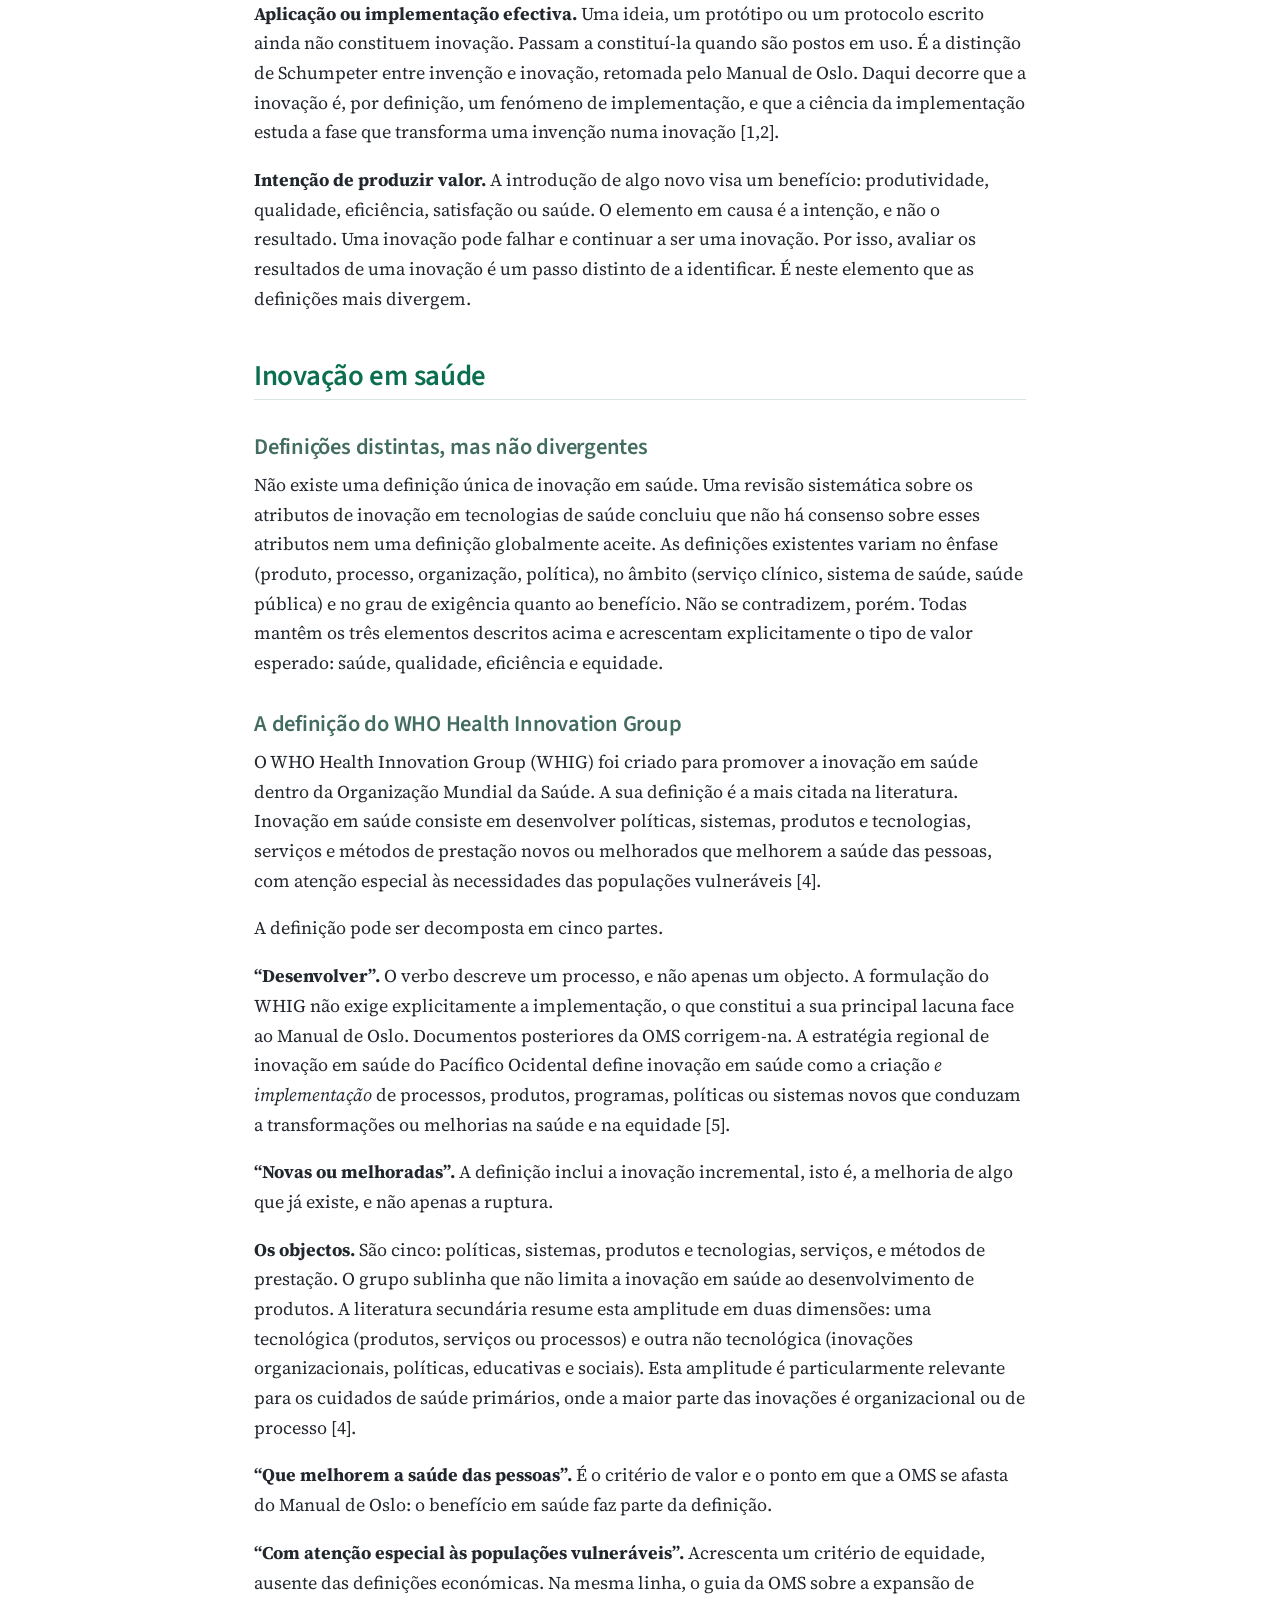
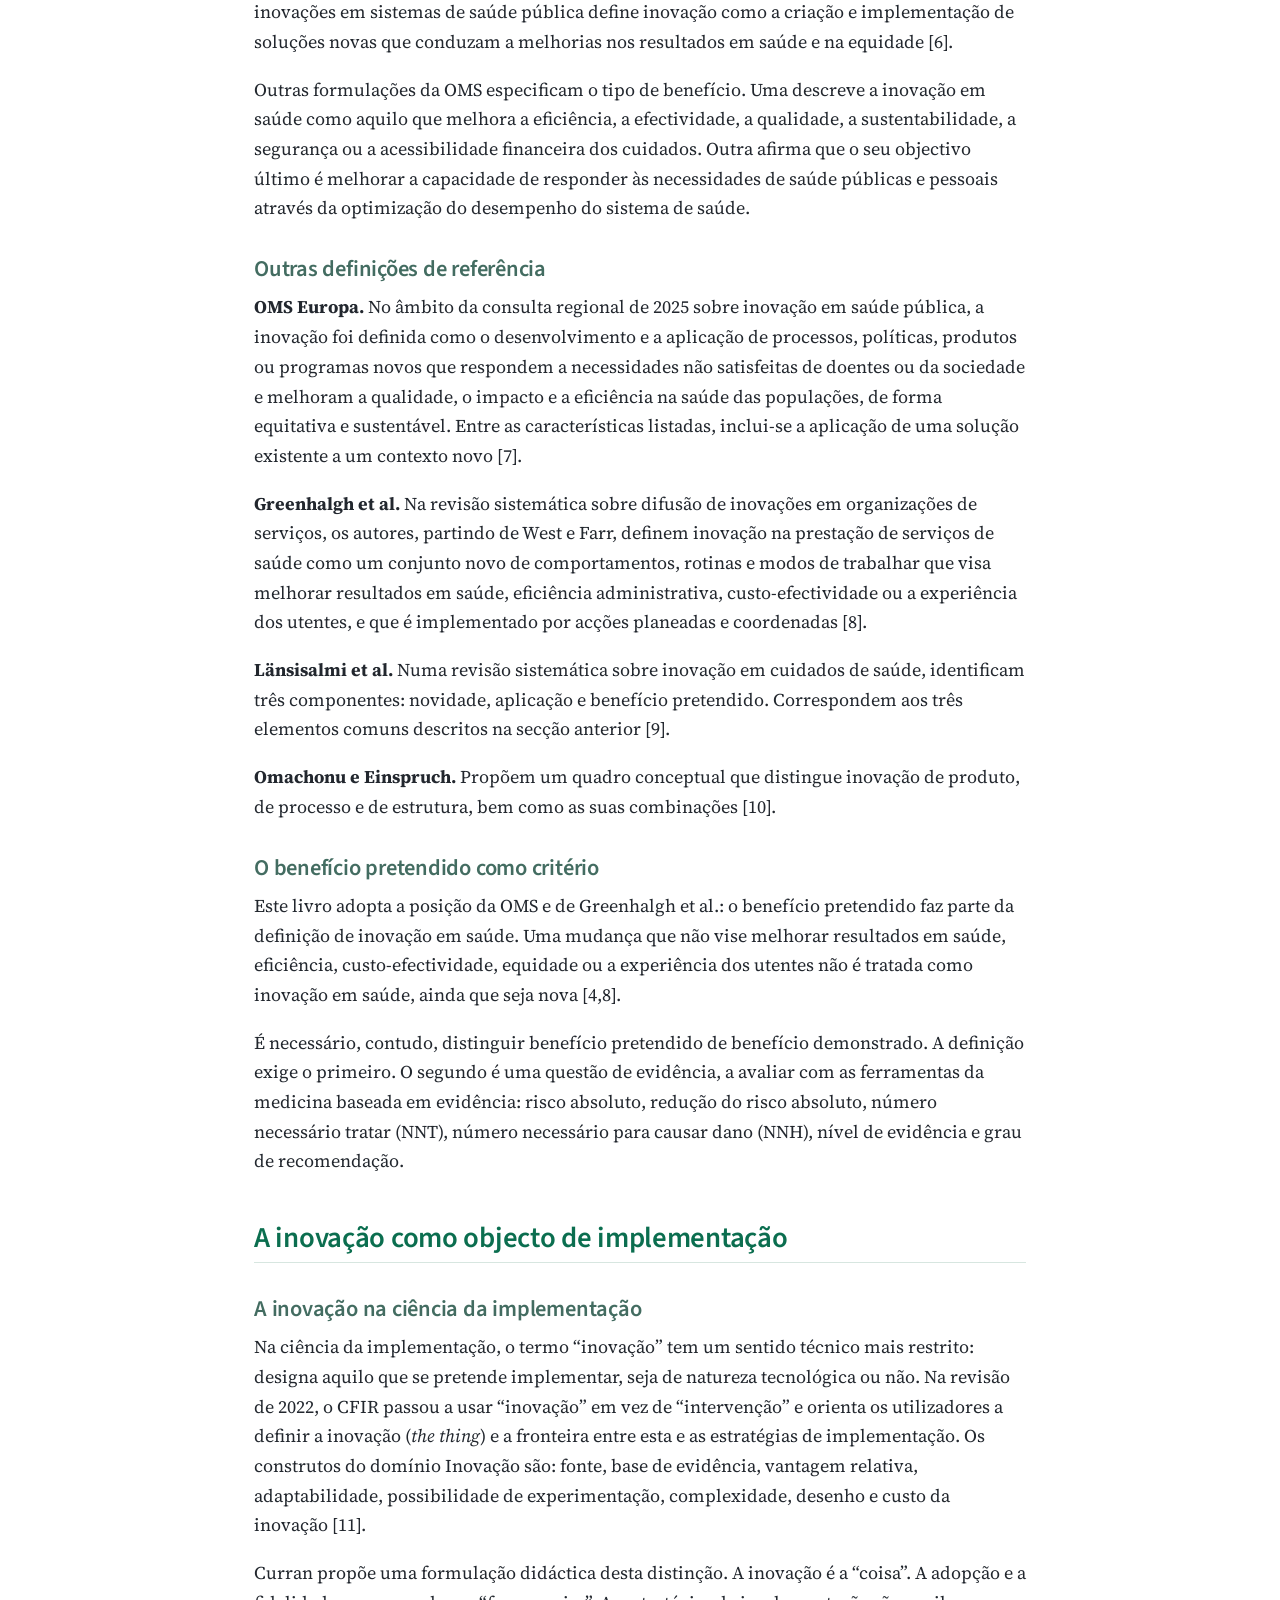
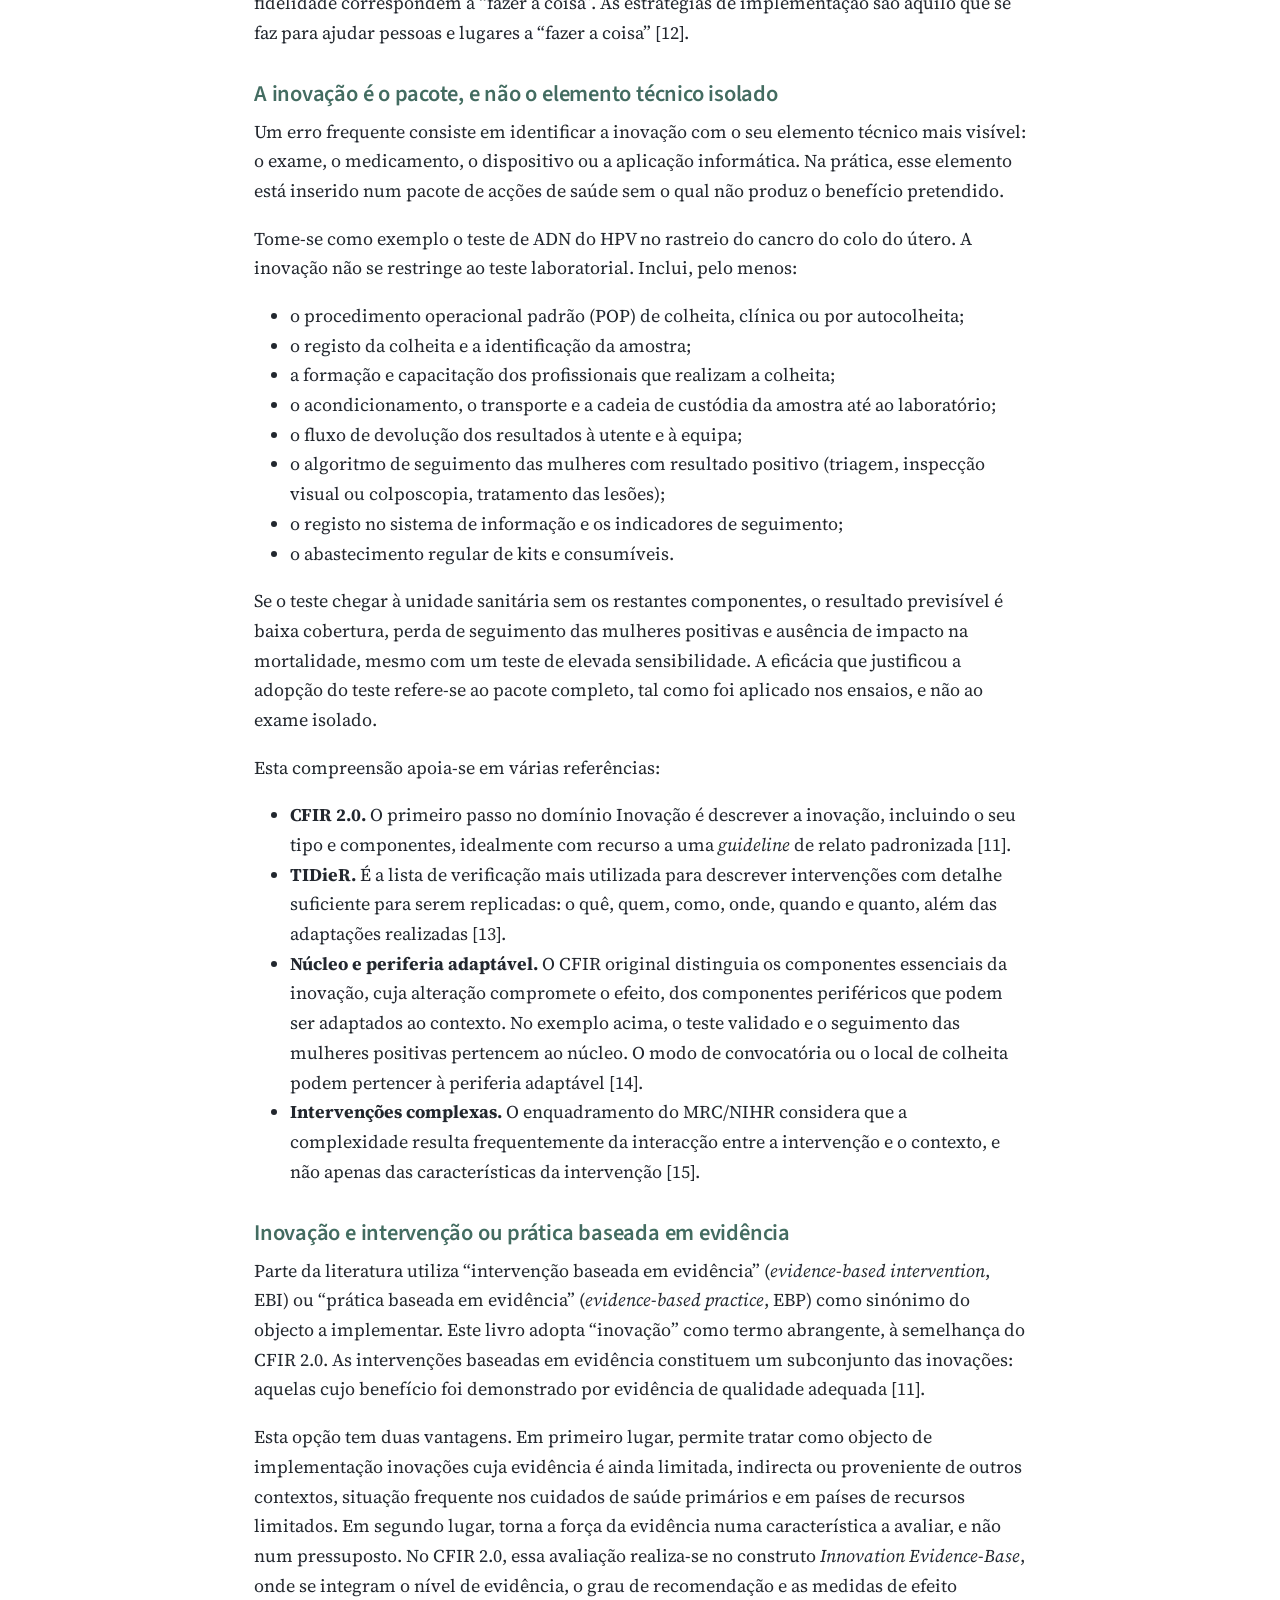
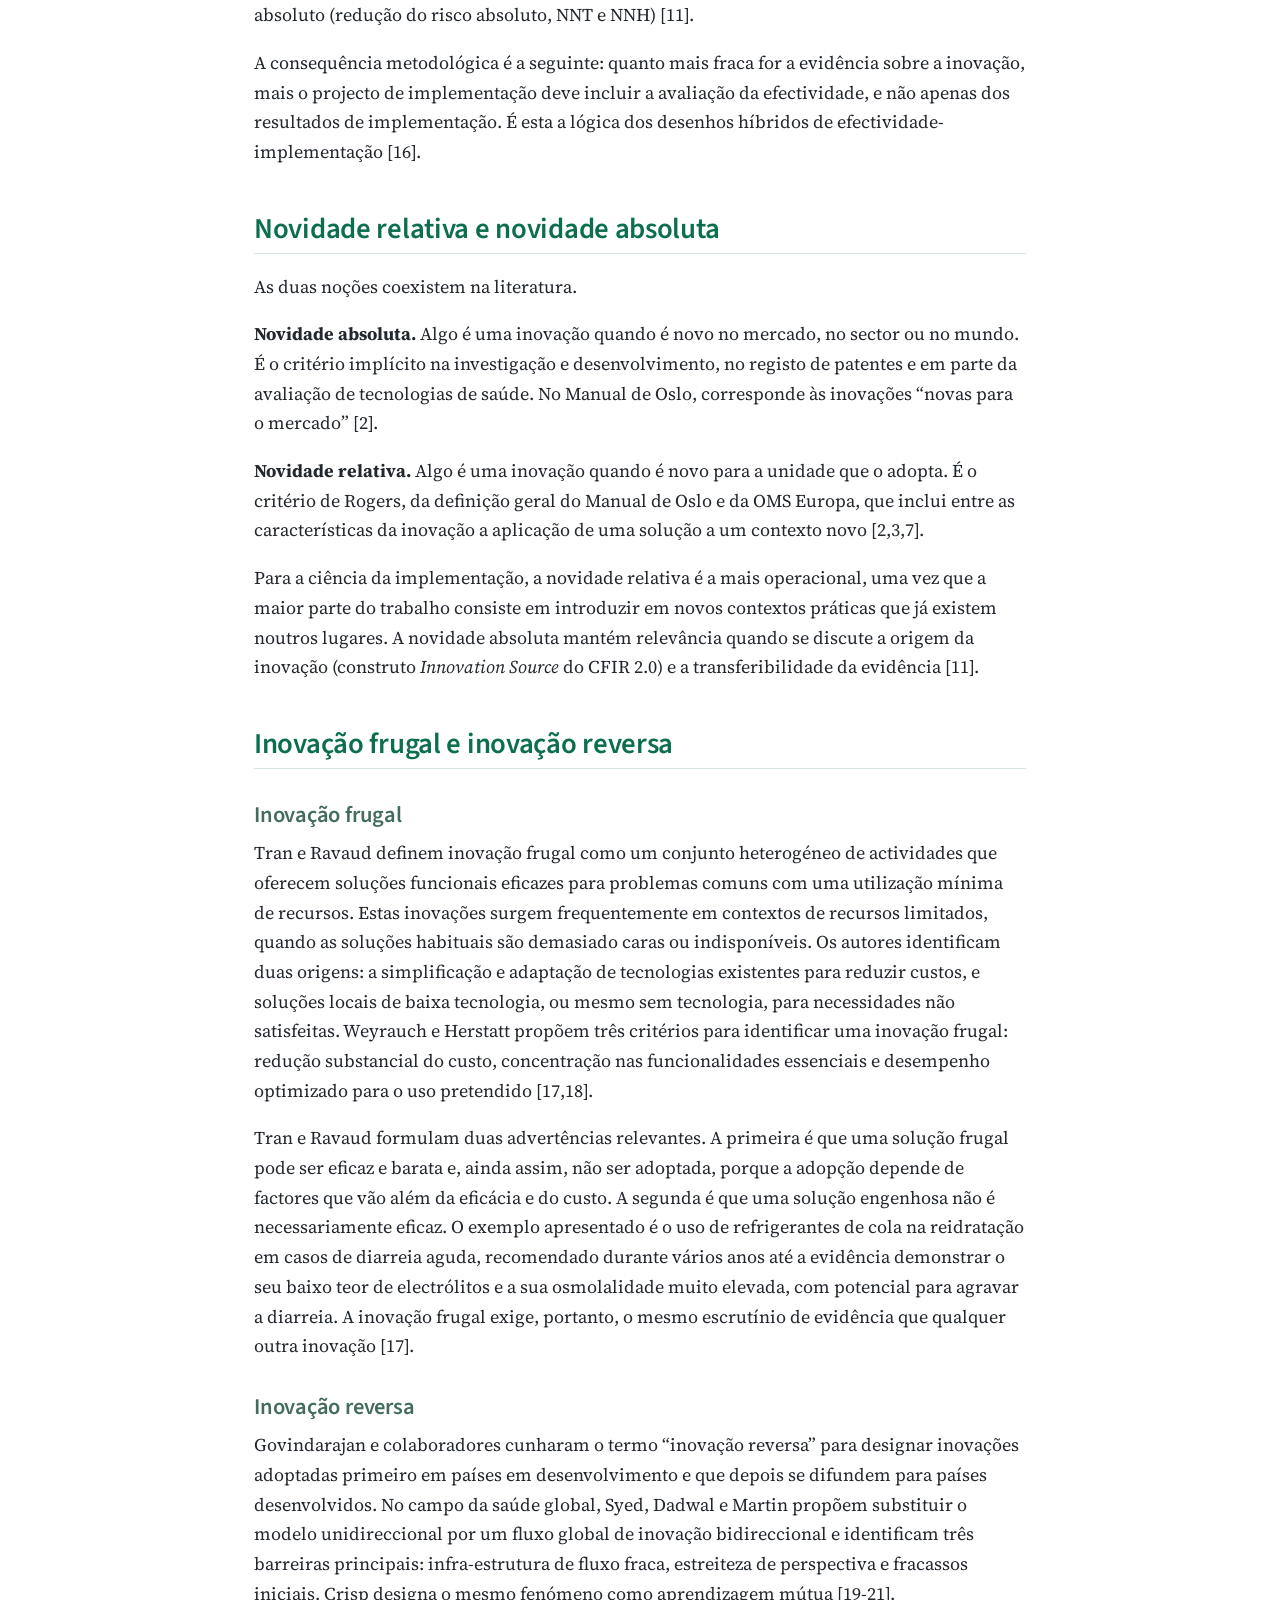
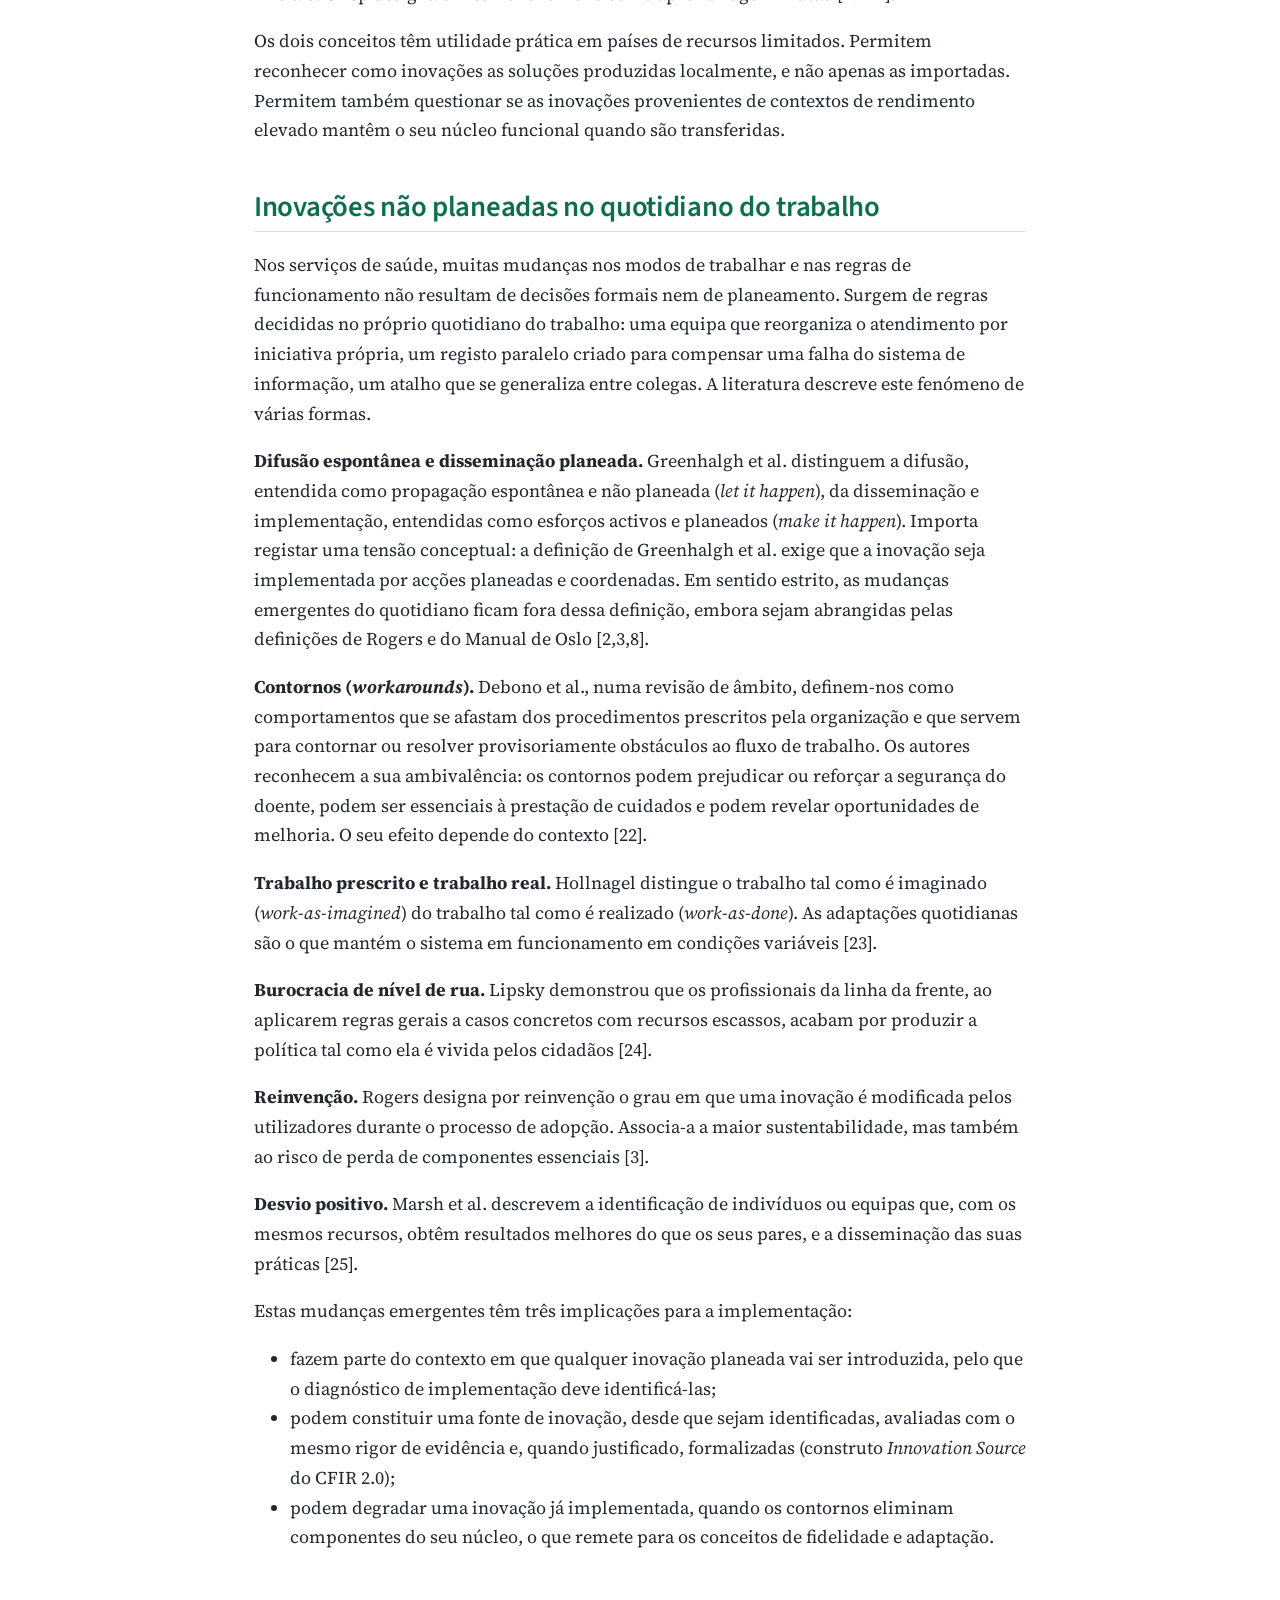
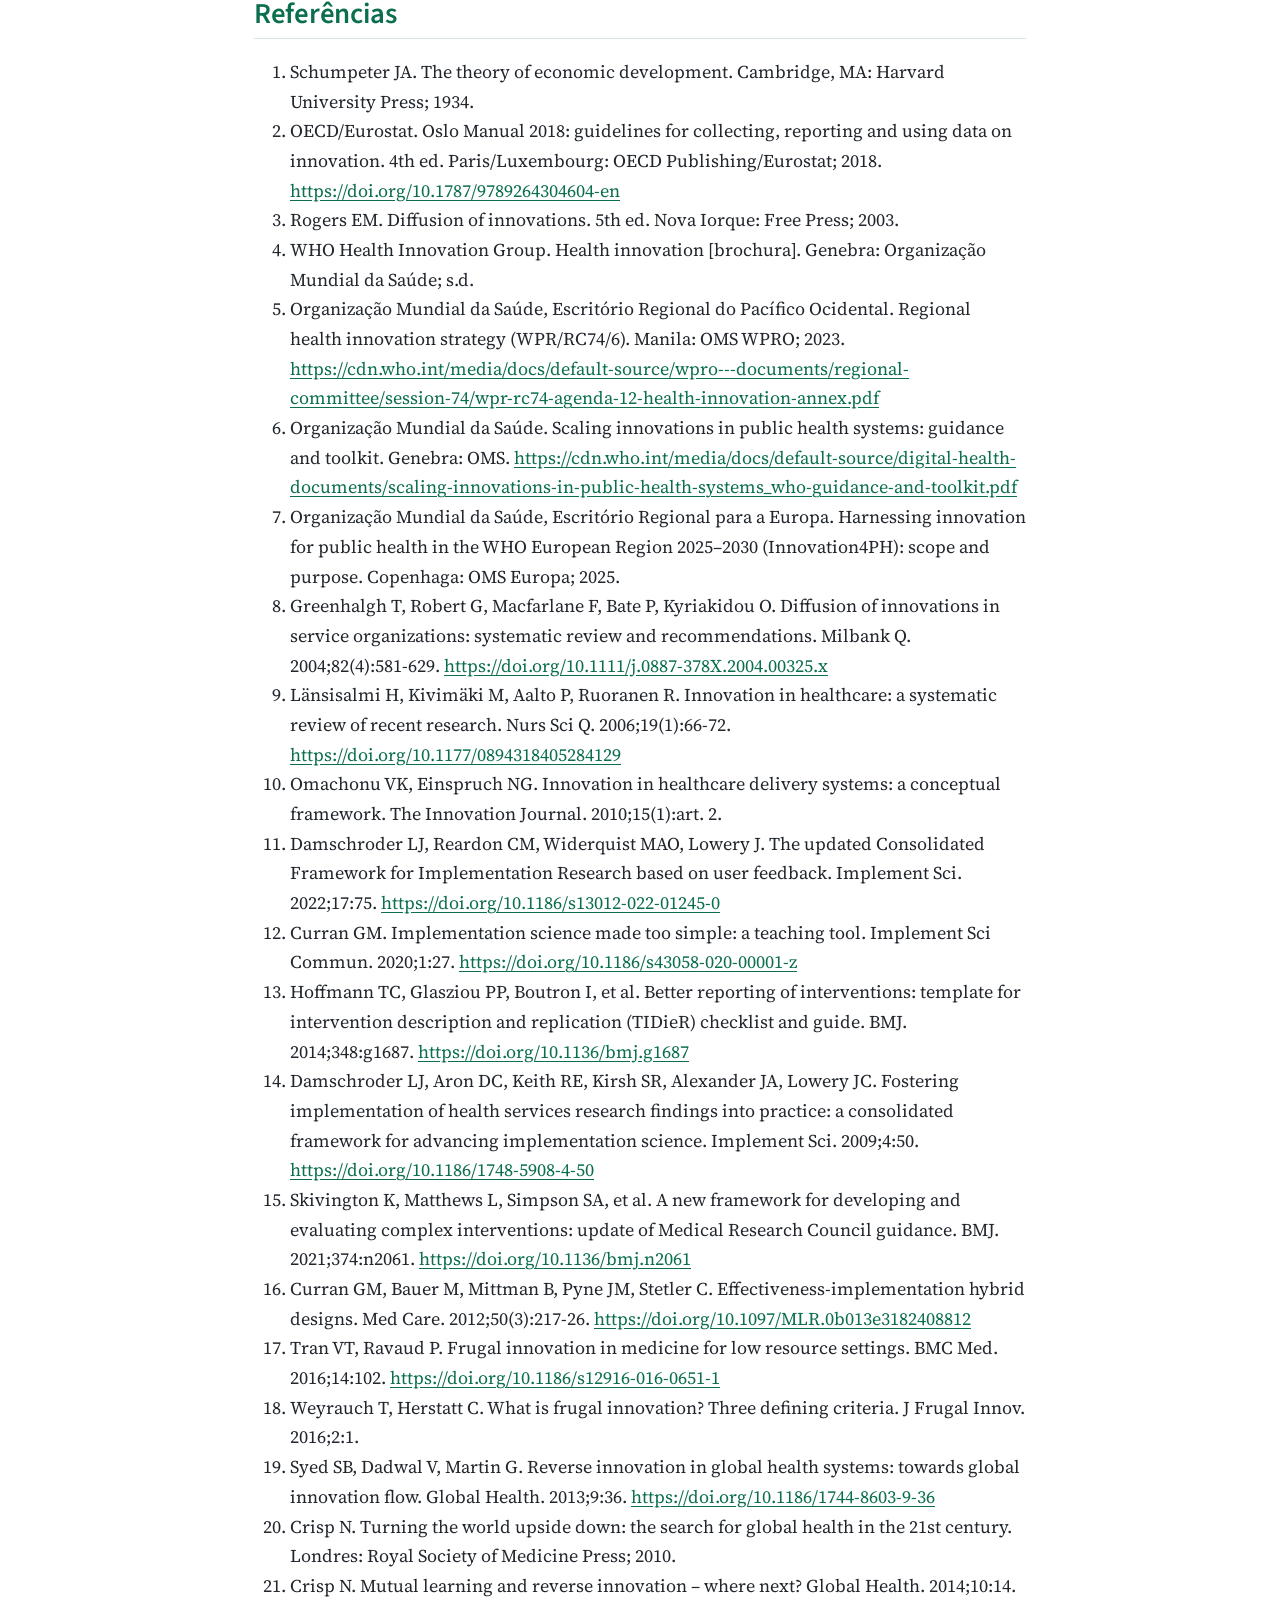
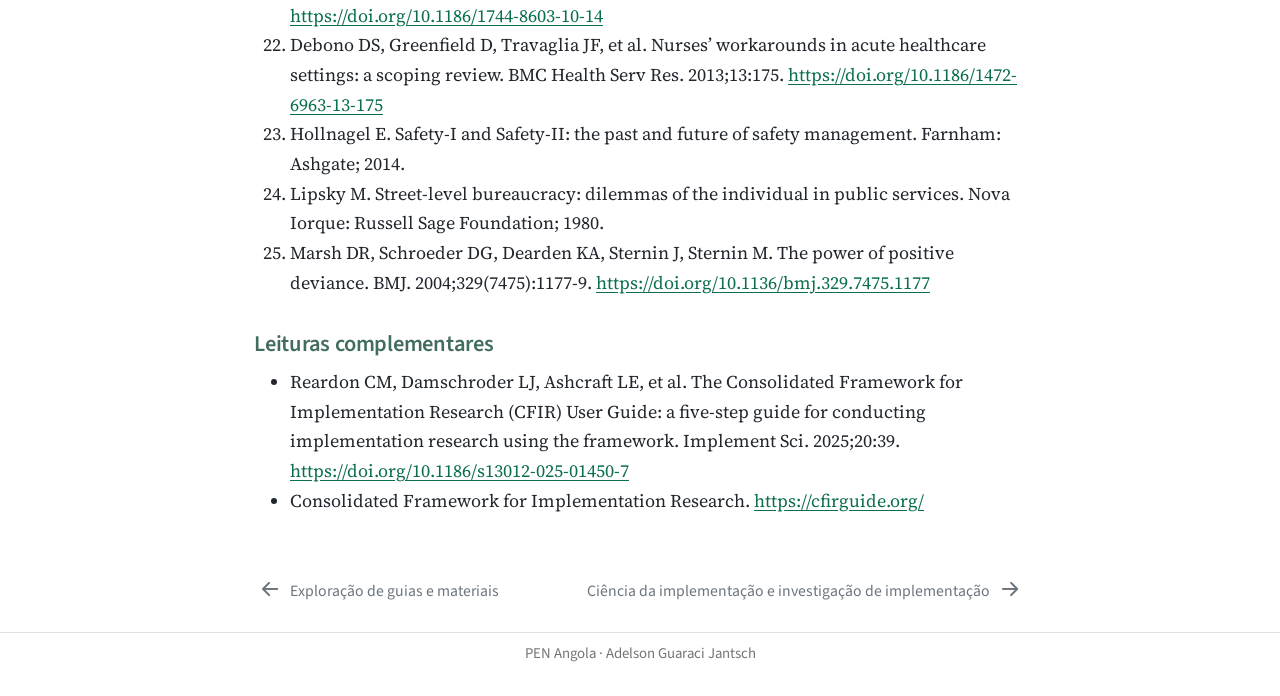
<file: inovacao.html>
<!DOCTYPE html>
<html xmlns="http://www.w3.org/1999/xhtml" lang="pt" xml:lang="pt"><head>

<meta charset="utf-8">
<meta name="generator" content="quarto-1.6.42">

<meta name="viewport" content="width=device-width, initial-scale=1.0, user-scalable=yes">


<title>Inovação – PEN Angola</title>
<style>
code{white-space: pre-wrap;}
span.smallcaps{font-variant: small-caps;}
div.columns{display: flex; gap: min(4vw, 1.5em);}
div.column{flex: auto; overflow-x: auto;}
div.hanging-indent{margin-left: 1.5em; text-indent: -1.5em;}
ul.task-list{list-style: none;}
ul.task-list li input[type="checkbox"] {
  width: 0.8em;
  margin: 0 0.8em 0.2em -1em; /* quarto-specific, see https://github.com/quarto-dev/quarto-cli/issues/4556 */ 
  vertical-align: middle;
}
</style>


<script src="site_libs/quarto-nav/quarto-nav.js"></script>
<script src="site_libs/quarto-nav/headroom.min.js"></script>
<script src="site_libs/clipboard/clipboard.min.js"></script>
<script src="site_libs/quarto-search/autocomplete.umd.js"></script>
<script src="site_libs/quarto-search/fuse.min.js"></script>
<script src="site_libs/quarto-search/quarto-search.js"></script>
<meta name="quarto:offset" content="./">
<link href="./ciencia-implementacao.html" rel="next">
<link href="./exploracao-guias-materiais.html" rel="prev">
<script src="site_libs/quarto-html/quarto.js"></script>
<script src="site_libs/quarto-html/popper.min.js"></script>
<script src="site_libs/quarto-html/tippy.umd.min.js"></script>
<script src="site_libs/quarto-html/anchor.min.js"></script>
<link href="site_libs/quarto-html/tippy.css" rel="stylesheet">
<link href="site_libs/quarto-html/quarto-syntax-highlighting-4861398f4ea4dd5626286ff060da9aaa.css" rel="stylesheet" class="quarto-color-scheme" id="quarto-text-highlighting-styles">
<link href="site_libs/quarto-html/quarto-syntax-highlighting-dark-8ec700a41a46c83acda2eba9f9d2be0c.css" rel="prefetch" class="quarto-color-scheme quarto-color-alternate" id="quarto-text-highlighting-styles">
<script src="site_libs/bootstrap/bootstrap.min.js"></script>
<link href="site_libs/bootstrap/bootstrap-icons.css" rel="stylesheet">
<link href="site_libs/bootstrap/bootstrap-f7fa54daab96ddf3f471d8b822569a91.min.css" rel="stylesheet" append-hash="true" class="quarto-color-scheme" id="quarto-bootstrap" data-mode="light">
<link href="site_libs/bootstrap/bootstrap-dark-57233b4793763523764f64a2e98dc056.min.css" rel="prefetch" append-hash="true" class="quarto-color-scheme quarto-color-alternate" id="quarto-bootstrap" data-mode="dark">
<script id="quarto-search-options" type="application/json">{
  "location": "sidebar",
  "copy-button": false,
  "collapse-after": 3,
  "panel-placement": "start",
  "type": "textbox",
  "limit": 50,
  "keyboard-shortcut": [
    "f",
    "/",
    "s"
  ],
  "show-item-context": false,
  "language": {
    "search-no-results-text": "Nenhum resultado",
    "search-matching-documents-text": "documentos correspondentes",
    "search-copy-link-title": "Copiar link para a busca",
    "search-hide-matches-text": "Esconder correspondências adicionais",
    "search-more-match-text": "mais correspondência neste documento",
    "search-more-matches-text": "mais correspondências neste documento",
    "search-clear-button-title": "Limpar",
    "search-text-placeholder": "",
    "search-detached-cancel-button-title": "Cancelar",
    "search-submit-button-title": "Enviar",
    "search-label": "Procurar"
  }
}</script>
<style>html{ scroll-behavior: smooth; }</style>


</head>

<body class="nav-sidebar docked">

<div id="quarto-search-results"></div>
  <header id="quarto-header" class="headroom fixed-top">
  <nav class="quarto-secondary-nav">
    <div class="container-fluid d-flex">
      <button type="button" class="quarto-btn-toggle btn" data-bs-toggle="collapse" role="button" data-bs-target=".quarto-sidebar-collapse-item" aria-controls="quarto-sidebar" aria-expanded="false" aria-label="Alternar barra lateral" onclick="if (window.quartoToggleHeadroom) { window.quartoToggleHeadroom(); }">
        <i class="bi bi-layout-text-sidebar-reverse"></i>
      </button>
        <nav class="quarto-page-breadcrumbs" aria-label="breadcrumb"><ol class="breadcrumb"><li class="breadcrumb-item"><a href="./inovacao.html">Ciência da Implementação</a></li><li class="breadcrumb-item"><a href="./inovacao.html"><span class="chapter-title">Inovação</span></a></li></ol></nav>
        <a class="flex-grow-1" role="navigation" data-bs-toggle="collapse" data-bs-target=".quarto-sidebar-collapse-item" aria-controls="quarto-sidebar" aria-expanded="false" aria-label="Alternar barra lateral" onclick="if (window.quartoToggleHeadroom) { window.quartoToggleHeadroom(); }">      
        </a>
      <button type="button" class="btn quarto-search-button" aria-label="Procurar" onclick="window.quartoOpenSearch();">
        <i class="bi bi-search"></i>
      </button>
    </div>
  </nav>
</header>
<!-- content -->
<div id="quarto-content" class="quarto-container page-columns page-rows-contents page-layout-article">
<!-- sidebar -->
  <nav id="quarto-sidebar" class="sidebar collapse collapse-horizontal quarto-sidebar-collapse-item sidebar-navigation docked overflow-auto">
    <div class="pt-lg-2 mt-2 text-left sidebar-header">
    <div class="sidebar-title mb-0 py-0">
      <a href="./">PEN Angola</a> 
        <div class="sidebar-tools-main">
    <a href="https://github.com/filustrias/PEN_Angola" title="Código fonte" class="quarto-navigation-tool px-1" aria-label="Código fonte"><i class="bi bi-github"></i></a>
  <a href="" class="quarto-color-scheme-toggle quarto-navigation-tool  px-1" onclick="window.quartoToggleColorScheme(); return false;" title="Alternar modo escuro"><i class="bi"></i></a>
</div>
    </div>
      </div>
        <div class="mt-2 flex-shrink-0 align-items-center">
        <div class="sidebar-search">
        <div id="quarto-search" class="" title="Procurar"></div>
        </div>
        </div>
    <div class="sidebar-menu-container"> 
    <ul class="list-unstyled mt-1">
        <li class="sidebar-item">
  <div class="sidebar-item-container"> 
  <a href="./index.html" class="sidebar-item-text sidebar-link">
 <span class="menu-text">Apresentação</span></a>
  </div>
</li>
        <li class="sidebar-item">
  <div class="sidebar-item-container"> 
  <a href="./preparativos.html" class="sidebar-item-text sidebar-link"><span class="chapter-title">Preparativos</span></a>
  </div>
</li>
        <li class="sidebar-item sidebar-item-section">
      <div class="sidebar-item-container"> 
            <a class="sidebar-item-text sidebar-link text-start" data-bs-toggle="collapse" data-bs-target="#quarto-sidebar-section-1" role="navigation" aria-expanded="true">
 <span class="menu-text">Evidência</span></a>
          <a class="sidebar-item-toggle text-start" data-bs-toggle="collapse" data-bs-target="#quarto-sidebar-section-1" role="navigation" aria-expanded="true" aria-label="Alternar seção">
            <i class="bi bi-chevron-right ms-2"></i>
          </a> 
      </div>
      <ul id="quarto-sidebar-section-1" class="collapse list-unstyled sidebar-section depth1 show">  
          <li class="sidebar-item">
  <div class="sidebar-item-container"> 
  <a href="./panorama-literatura-pen.html" class="sidebar-item-text sidebar-link"><span class="chapter-title">Panorama da literatura sobre o WHO PEN</span></a>
  </div>
</li>
          <li class="sidebar-item">
  <div class="sidebar-item-container"> 
  <a href="./exploracao-guias-materiais.html" class="sidebar-item-text sidebar-link"><span class="chapter-title">Exploração de guias e materiais</span></a>
  </div>
</li>
      </ul>
  </li>
        <li class="sidebar-item sidebar-item-section">
      <div class="sidebar-item-container"> 
            <a class="sidebar-item-text sidebar-link text-start" data-bs-toggle="collapse" data-bs-target="#quarto-sidebar-section-2" role="navigation" aria-expanded="true">
 <span class="menu-text">Ciência da Implementação</span></a>
          <a class="sidebar-item-toggle text-start" data-bs-toggle="collapse" data-bs-target="#quarto-sidebar-section-2" role="navigation" aria-expanded="true" aria-label="Alternar seção">
            <i class="bi bi-chevron-right ms-2"></i>
          </a> 
      </div>
      <ul id="quarto-sidebar-section-2" class="collapse list-unstyled sidebar-section depth1 show">  
          <li class="sidebar-item">
  <div class="sidebar-item-container"> 
  <a href="./inovacao.html" class="sidebar-item-text sidebar-link active"><span class="chapter-title">Inovação</span></a>
  </div>
</li>
          <li class="sidebar-item">
  <div class="sidebar-item-container"> 
  <a href="./ciencia-implementacao.html" class="sidebar-item-text sidebar-link"><span class="chapter-title">Ciência da implementação e investigação de implementação</span></a>
  </div>
</li>
      </ul>
  </li>
        <li class="sidebar-item sidebar-item-section">
      <div class="sidebar-item-container"> 
            <a class="sidebar-item-text sidebar-link text-start" data-bs-toggle="collapse" data-bs-target="#quarto-sidebar-section-3" role="navigation" aria-expanded="true">
 <span class="menu-text">Enquadramentos de implementação</span></a>
          <a class="sidebar-item-toggle text-start" data-bs-toggle="collapse" data-bs-target="#quarto-sidebar-section-3" role="navigation" aria-expanded="true" aria-label="Alternar seção">
            <i class="bi bi-chevron-right ms-2"></i>
          </a> 
      </div>
      <ul id="quarto-sidebar-section-3" class="collapse list-unstyled sidebar-section depth1 show">  
          <li class="sidebar-item">
  <div class="sidebar-item-container"> 
  <a href="./reaim-prism-cfir-pen-angola.html" class="sidebar-item-text sidebar-link"><span class="chapter-title">RE-AIM, PRISM e CFIR</span></a>
  </div>
</li>
          <li class="sidebar-item">
  <div class="sidebar-item-container"> 
  <a href="./reaim.html" class="sidebar-item-text sidebar-link"><span class="chapter-title">RE-AIM: o que aconteceu de facto</span></a>
  </div>
</li>
          <li class="sidebar-item">
  <div class="sidebar-item-container"> 
  <a href="./cfir.html" class="sidebar-item-text sidebar-link"><span class="chapter-title">CFIR: o que ajuda ou atrapalha</span></a>
  </div>
</li>
          <li class="sidebar-item">
  <div class="sidebar-item-container"> 
  <a href="./cfir-reaim-desenho-pen.html" class="sidebar-item-text sidebar-link"><span class="chapter-title">A inovação PEN: desenhar com o CFIR, implementar com o RE-AIM</span></a>
  </div>
</li>
      </ul>
  </li>
        <li class="sidebar-item sidebar-item-section">
      <div class="sidebar-item-container"> 
            <a class="sidebar-item-text sidebar-link text-start" data-bs-toggle="collapse" data-bs-target="#quarto-sidebar-section-4" role="navigation" aria-expanded="true">
 <span class="menu-text">Aplicação ao piloto</span></a>
          <a class="sidebar-item-toggle text-start" data-bs-toggle="collapse" data-bs-target="#quarto-sidebar-section-4" role="navigation" aria-expanded="true" aria-label="Alternar seção">
            <i class="bi bi-chevron-right ms-2"></i>
          </a> 
      </div>
      <ul id="quarto-sidebar-section-4" class="collapse list-unstyled sidebar-section depth1 show">  
          <li class="sidebar-item">
  <div class="sidebar-item-container"> 
  <a href="./lacunas-de-cuidado-pen-angola.html" class="sidebar-item-text sidebar-link"><span class="chapter-title">Lacunas de cuidado: da guia clínica ao indicador</span></a>
  </div>
</li>
          <li class="sidebar-item">
  <div class="sidebar-item-container"> 
  <a href="./guiao-unidades-piloto.html" class="sidebar-item-text sidebar-link"><span class="chapter-title">Seleção e conhecimento das unidades piloto para o WHO PEN e PEN Plus</span></a>
  </div>
</li>
      </ul>
  </li>
    </ul>
    </div>
</nav>
<div id="quarto-sidebar-glass" class="quarto-sidebar-collapse-item" data-bs-toggle="collapse" data-bs-target=".quarto-sidebar-collapse-item"></div>
<!-- margin-sidebar -->
    <div id="quarto-margin-sidebar" class="sidebar margin-sidebar">
        <nav id="TOC" role="doc-toc" class="toc-active">
    <h2 id="toc-title">Nesta página</h2>
   
  <ul>
  <li><a href="#inovação-em-sentido-amplo" id="toc-inovação-em-sentido-amplo" class="nav-link active" data-scroll-target="#inovação-em-sentido-amplo">Inovação em sentido amplo</a>
  <ul class="collapse">
  <li><a href="#etimologia" id="toc-etimologia" class="nav-link" data-scroll-target="#etimologia">Etimologia</a></li>
  <li><a href="#a-tradição-económica-schumpeter" id="toc-a-tradição-económica-schumpeter" class="nav-link" data-scroll-target="#a-tradição-económica-schumpeter">A tradição económica: Schumpeter</a></li>
  <li><a href="#a-referência-estatística-internacional-o-manual-de-oslo" id="toc-a-referência-estatística-internacional-o-manual-de-oslo" class="nav-link" data-scroll-target="#a-referência-estatística-internacional-o-manual-de-oslo">A referência estatística internacional: o Manual de Oslo</a></li>
  <li><a href="#a-difusão-de-inovações-rogers" id="toc-a-difusão-de-inovações-rogers" class="nav-link" data-scroll-target="#a-difusão-de-inovações-rogers">A difusão de inovações: Rogers</a></li>
  <li><a href="#os-três-elementos-comuns" id="toc-os-três-elementos-comuns" class="nav-link" data-scroll-target="#os-três-elementos-comuns">Os três elementos comuns</a></li>
  </ul></li>
  <li><a href="#inovação-em-saúde" id="toc-inovação-em-saúde" class="nav-link" data-scroll-target="#inovação-em-saúde">Inovação em saúde</a>
  <ul class="collapse">
  <li><a href="#definições-distintas-mas-não-divergentes" id="toc-definições-distintas-mas-não-divergentes" class="nav-link" data-scroll-target="#definições-distintas-mas-não-divergentes">Definições distintas, mas não divergentes</a></li>
  <li><a href="#a-definição-do-who-health-innovation-group" id="toc-a-definição-do-who-health-innovation-group" class="nav-link" data-scroll-target="#a-definição-do-who-health-innovation-group">A definição do WHO Health Innovation Group</a></li>
  <li><a href="#outras-definições-de-referência" id="toc-outras-definições-de-referência" class="nav-link" data-scroll-target="#outras-definições-de-referência">Outras definições de referência</a></li>
  <li><a href="#o-benefício-pretendido-como-critério" id="toc-o-benefício-pretendido-como-critério" class="nav-link" data-scroll-target="#o-benefício-pretendido-como-critério">O benefício pretendido como critério</a></li>
  </ul></li>
  <li><a href="#a-inovação-como-objecto-de-implementação" id="toc-a-inovação-como-objecto-de-implementação" class="nav-link" data-scroll-target="#a-inovação-como-objecto-de-implementação">A inovação como objecto de implementação</a>
  <ul class="collapse">
  <li><a href="#a-inovação-na-ciência-da-implementação" id="toc-a-inovação-na-ciência-da-implementação" class="nav-link" data-scroll-target="#a-inovação-na-ciência-da-implementação">A inovação na ciência da implementação</a></li>
  <li><a href="#a-inovação-é-o-pacote-e-não-o-elemento-técnico-isolado" id="toc-a-inovação-é-o-pacote-e-não-o-elemento-técnico-isolado" class="nav-link" data-scroll-target="#a-inovação-é-o-pacote-e-não-o-elemento-técnico-isolado">A inovação é o pacote, e não o elemento técnico isolado</a></li>
  <li><a href="#inovação-e-intervenção-ou-prática-baseada-em-evidência" id="toc-inovação-e-intervenção-ou-prática-baseada-em-evidência" class="nav-link" data-scroll-target="#inovação-e-intervenção-ou-prática-baseada-em-evidência">Inovação e intervenção ou prática baseada em evidência</a></li>
  </ul></li>
  <li><a href="#novidade-relativa-e-novidade-absoluta" id="toc-novidade-relativa-e-novidade-absoluta" class="nav-link" data-scroll-target="#novidade-relativa-e-novidade-absoluta">Novidade relativa e novidade absoluta</a></li>
  <li><a href="#inovação-frugal-e-inovação-reversa" id="toc-inovação-frugal-e-inovação-reversa" class="nav-link" data-scroll-target="#inovação-frugal-e-inovação-reversa">Inovação frugal e inovação reversa</a>
  <ul class="collapse">
  <li><a href="#inovação-frugal" id="toc-inovação-frugal" class="nav-link" data-scroll-target="#inovação-frugal">Inovação frugal</a></li>
  <li><a href="#inovação-reversa" id="toc-inovação-reversa" class="nav-link" data-scroll-target="#inovação-reversa">Inovação reversa</a></li>
  </ul></li>
  <li><a href="#inovações-não-planeadas-no-quotidiano-do-trabalho" id="toc-inovações-não-planeadas-no-quotidiano-do-trabalho" class="nav-link" data-scroll-target="#inovações-não-planeadas-no-quotidiano-do-trabalho">Inovações não planeadas no quotidiano do trabalho</a></li>
  <li><a href="#referências" id="toc-referências" class="nav-link" data-scroll-target="#referências">Referências</a>
  <ul class="collapse">
  <li><a href="#leituras-complementares" id="toc-leituras-complementares" class="nav-link" data-scroll-target="#leituras-complementares">Leituras complementares</a></li>
  </ul></li>
  </ul>
<div class="toc-actions"><ul><li><a href="https://github.com/filustrias/PEN_Angola/blob/main/inovacao.qmd" class="toc-action"><i class="bi bi-github"></i>Ver o código fonte</a></li><li><a href="https://github.com/filustrias/PEN_Angola/issues/new" class="toc-action"><i class="bi empty"></i>Criar uma issue</a></li></ul></div></nav>
    </div>
<!-- main -->
<main class="content" id="quarto-document-content">

<header id="title-block-header" class="quarto-title-block default"><nav class="quarto-page-breadcrumbs quarto-title-breadcrumbs d-none d-lg-block" aria-label="breadcrumb"><ol class="breadcrumb"><li class="breadcrumb-item"><a href="./inovacao.html">Ciência da Implementação</a></li><li class="breadcrumb-item"><a href="./inovacao.html"><span class="chapter-title">Inovação</span></a></li></ol></nav>
<div class="quarto-title">
<h1 class="title"><span id="sec-inovacao" class="quarto-section-identifier"><span class="chapter-title">Inovação</span></span></h1>
</div>



<div class="quarto-title-meta">

    
  
    
  </div>
  


</header>


<section id="inovação-em-sentido-amplo" class="level2">
<h2 class="anchored" data-anchor-id="inovação-em-sentido-amplo">Inovação em sentido amplo</h2>
<section id="etimologia" class="level3">
<h3 class="anchored" data-anchor-id="etimologia">Etimologia</h3>
<p>O termo deriva do latim <em>innovare</em>, “renovar, introduzir algo novo”, composto por <em>in-</em> (para dentro) e <em>novus</em> (novo). Desde a origem, a palavra designa um acto de introdução, e não apenas a ideia nova em si.</p>
</section>
<section id="a-tradição-económica-schumpeter" class="level3">
<h3 class="anchored" data-anchor-id="a-tradição-económica-schumpeter">A tradição económica: Schumpeter</h3>
<p>Joseph Schumpeter, em <em>The Theory of Economic Development</em>, definiu inovação como a realização de “novas combinações” de meios de produção e identificou cinco casos: um bem novo, um método de produção novo, a abertura de um mercado novo, uma fonte nova de matérias-primas e uma forma nova de organização. Schumpeter distinguiu ainda invenção de inovação. A invenção é a ideia ou o artefacto. A inovação é a sua introdução efectiva na actividade económica. Esta distinção está na raiz da ciência da implementação [1].</p>
</section>
<section id="a-referência-estatística-internacional-o-manual-de-oslo" class="level3">
<h3 class="anchored" data-anchor-id="a-referência-estatística-internacional-o-manual-de-oslo">A referência estatística internacional: o Manual de Oslo</h3>
<p>O Manual de Oslo, publicado pela OCDE desde 1992 e conjuntamente com o Eurostat desde 1997, é a referência internacional para conceptualizar e medir a inovação. As duas primeiras edições restringiam a inovação a produtos e processos “tecnológicos”. Esse critério foi abandonado para incluir inovações em serviços sem componente tecnológica [2].</p>
<p>A 4.ª edição (2018) propõe uma definição geral aplicável a todos os sectores. Uma inovação é um produto ou processo novo ou melhorado, ou uma combinação de ambos, que difere significativamente dos produtos ou processos anteriores da unidade. No caso de um produto, tem de ter sido disponibilizado a potenciais utilizadores. No caso de um processo, tem de ter sido posto em uso pela unidade. Desta definição decorrem três consequências [2]:</p>
<ul>
<li>a novidade é relativa à unidade que adopta, e não ao mundo;</li>
<li>sem implementação não há inovação;</li>
<li>a inovação não precisa de ter sucesso para ser considerada como tal.</li>
</ul>
</section>
<section id="a-difusão-de-inovações-rogers" class="level3">
<h3 class="anchored" data-anchor-id="a-difusão-de-inovações-rogers">A difusão de inovações: Rogers</h3>
<p>Everett Rogers, em <em>Diffusion of Innovations</em>, define inovação como uma ideia, prática ou objecto <em>“perceived as new by an individual or other unit of adoption”</em>. O critério é a novidade percebida, e não a cronológica. Rogers descreveu também cinco atributos que influenciam a adopção: vantagem relativa, compatibilidade, complexidade, possibilidade de experimentação (<em>trialability</em>) e observabilidade. A maior parte destes atributos reaparece no domínio Inovação do CFIR [3].</p>
</section>
<section id="os-três-elementos-comuns" class="level3">
<h3 class="anchored" data-anchor-id="os-três-elementos-comuns">Os três elementos comuns</h3>
<p>As definições gerais vêm da economia, da sociologia da difusão e da estatística, e têm origens e propósitos diferentes. Partilham, contudo, três elementos, cada um com consequências próprias.</p>
<p><strong>Novidade relativa à unidade que adopta.</strong> O que se avalia é se algo é novo para quem o adopta (um indivíduo, uma equipa, uma unidade sanitária, um município, um país), e não se é novo no mundo. Em consequência, a mesma prática pode ser rotina num lugar e inovação noutro. A pergunta “isto é uma inovação?” só tem resposta quando se especifica a unidade de adopção.</p>
<p><strong>Aplicação ou implementação efectiva.</strong> Uma ideia, um protótipo ou um protocolo escrito ainda não constituem inovação. Passam a constituí-la quando são postos em uso. É a distinção de Schumpeter entre invenção e inovação, retomada pelo Manual de Oslo. Daqui decorre que a inovação é, por definição, um fenómeno de implementação, e que a ciência da implementação estuda a fase que transforma uma invenção numa inovação [1,2].</p>
<p><strong>Intenção de produzir valor.</strong> A introdução de algo novo visa um benefício: produtividade, qualidade, eficiência, satisfação ou saúde. O elemento em causa é a intenção, e não o resultado. Uma inovação pode falhar e continuar a ser uma inovação. Por isso, avaliar os resultados de uma inovação é um passo distinto de a identificar. É neste elemento que as definições mais divergem.</p>
</section>
</section>
<section id="inovação-em-saúde" class="level2">
<h2 class="anchored" data-anchor-id="inovação-em-saúde">Inovação em saúde</h2>
<section id="definições-distintas-mas-não-divergentes" class="level3">
<h3 class="anchored" data-anchor-id="definições-distintas-mas-não-divergentes">Definições distintas, mas não divergentes</h3>
<p>Não existe uma definição única de inovação em saúde. Uma revisão sistemática sobre os atributos de inovação em tecnologias de saúde concluiu que não há consenso sobre esses atributos nem uma definição globalmente aceite. As definições existentes variam no ênfase (produto, processo, organização, política), no âmbito (serviço clínico, sistema de saúde, saúde pública) e no grau de exigência quanto ao benefício. Não se contradizem, porém. Todas mantêm os três elementos descritos acima e acrescentam explicitamente o tipo de valor esperado: saúde, qualidade, eficiência e equidade.</p>
</section>
<section id="a-definição-do-who-health-innovation-group" class="level3">
<h3 class="anchored" data-anchor-id="a-definição-do-who-health-innovation-group">A definição do WHO Health Innovation Group</h3>
<p>O WHO Health Innovation Group (WHIG) foi criado para promover a inovação em saúde dentro da Organização Mundial da Saúde. A sua definição é a mais citada na literatura. Inovação em saúde consiste em desenvolver políticas, sistemas, produtos e tecnologias, serviços e métodos de prestação novos ou melhorados que melhorem a saúde das pessoas, com atenção especial às necessidades das populações vulneráveis [4].</p>
<p>A definição pode ser decomposta em cinco partes.</p>
<p><strong>“Desenvolver”.</strong> O verbo descreve um processo, e não apenas um objecto. A formulação do WHIG não exige explicitamente a implementação, o que constitui a sua principal lacuna face ao Manual de Oslo. Documentos posteriores da OMS corrigem-na. A estratégia regional de inovação em saúde do Pacífico Ocidental define inovação em saúde como a criação <em>e implementação</em> de processos, produtos, programas, políticas ou sistemas novos que conduzam a transformações ou melhorias na saúde e na equidade [5].</p>
<p><strong>“Novas ou melhoradas”.</strong> A definição inclui a inovação incremental, isto é, a melhoria de algo que já existe, e não apenas a ruptura.</p>
<p><strong>Os objectos.</strong> São cinco: políticas, sistemas, produtos e tecnologias, serviços, e métodos de prestação. O grupo sublinha que não limita a inovação em saúde ao desenvolvimento de produtos. A literatura secundária resume esta amplitude em duas dimensões: uma tecnológica (produtos, serviços ou processos) e outra não tecnológica (inovações organizacionais, políticas, educativas e sociais). Esta amplitude é particularmente relevante para os cuidados de saúde primários, onde a maior parte das inovações é organizacional ou de processo [4].</p>
<p><strong>“Que melhorem a saúde das pessoas”.</strong> É o critério de valor e o ponto em que a OMS se afasta do Manual de Oslo: o benefício em saúde faz parte da definição.</p>
<p><strong>“Com atenção especial às populações vulneráveis”.</strong> Acrescenta um critério de equidade, ausente das definições económicas. Na mesma linha, o guia da OMS sobre a expansão de inovações em sistemas de saúde pública define inovação como a criação e implementação de soluções novas que conduzam a melhorias nos resultados em saúde e na equidade [6].</p>
<p>Outras formulações da OMS especificam o tipo de benefício. Uma descreve a inovação em saúde como aquilo que melhora a eficiência, a efectividade, a qualidade, a sustentabilidade, a segurança ou a acessibilidade financeira dos cuidados. Outra afirma que o seu objectivo último é melhorar a capacidade de responder às necessidades de saúde públicas e pessoais através da optimização do desempenho do sistema de saúde.</p>
</section>
<section id="outras-definições-de-referência" class="level3">
<h3 class="anchored" data-anchor-id="outras-definições-de-referência">Outras definições de referência</h3>
<p><strong>OMS Europa.</strong> No âmbito da consulta regional de 2025 sobre inovação em saúde pública, a inovação foi definida como o desenvolvimento e a aplicação de processos, políticas, produtos ou programas novos que respondem a necessidades não satisfeitas de doentes ou da sociedade e melhoram a qualidade, o impacto e a eficiência na saúde das populações, de forma equitativa e sustentável. Entre as características listadas, inclui-se a aplicação de uma solução existente a um contexto novo [7].</p>
<p><strong>Greenhalgh et al.</strong> Na revisão sistemática sobre difusão de inovações em organizações de serviços, os autores, partindo de West e Farr, definem inovação na prestação de serviços de saúde como um conjunto novo de comportamentos, rotinas e modos de trabalhar que visa melhorar resultados em saúde, eficiência administrativa, custo-efectividade ou a experiência dos utentes, e que é implementado por acções planeadas e coordenadas [8].</p>
<p><strong>Länsisalmi et al.</strong> Numa revisão sistemática sobre inovação em cuidados de saúde, identificam três componentes: novidade, aplicação e benefício pretendido. Correspondem aos três elementos comuns descritos na secção anterior [9].</p>
<p><strong>Omachonu e Einspruch.</strong> Propõem um quadro conceptual que distingue inovação de produto, de processo e de estrutura, bem como as suas combinações [10].</p>
</section>
<section id="o-benefício-pretendido-como-critério" class="level3">
<h3 class="anchored" data-anchor-id="o-benefício-pretendido-como-critério">O benefício pretendido como critério</h3>
<p>Este livro adopta a posição da OMS e de Greenhalgh et al.: o benefício pretendido faz parte da definição de inovação em saúde. Uma mudança que não vise melhorar resultados em saúde, eficiência, custo-efectividade, equidade ou a experiência dos utentes não é tratada como inovação em saúde, ainda que seja nova [4,8].</p>
<p>É necessário, contudo, distinguir benefício pretendido de benefício demonstrado. A definição exige o primeiro. O segundo é uma questão de evidência, a avaliar com as ferramentas da medicina baseada em evidência: risco absoluto, redução do risco absoluto, número necessário tratar (NNT), número necessário para causar dano (NNH), nível de evidência e grau de recomendação.</p>
</section>
</section>
<section id="a-inovação-como-objecto-de-implementação" class="level2">
<h2 class="anchored" data-anchor-id="a-inovação-como-objecto-de-implementação">A inovação como objecto de implementação</h2>
<section id="a-inovação-na-ciência-da-implementação" class="level3">
<h3 class="anchored" data-anchor-id="a-inovação-na-ciência-da-implementação">A inovação na ciência da implementação</h3>
<p>Na ciência da implementação, o termo “inovação” tem um sentido técnico mais restrito: designa aquilo que se pretende implementar, seja de natureza tecnológica ou não. Na revisão de 2022, o CFIR passou a usar “inovação” em vez de “intervenção” e orienta os utilizadores a definir a inovação (<em>the thing</em>) e a fronteira entre esta e as estratégias de implementação. Os construtos do domínio Inovação são: fonte, base de evidência, vantagem relativa, adaptabilidade, possibilidade de experimentação, complexidade, desenho e custo da inovação [11].</p>
<p>Curran propõe uma formulação didáctica desta distinção. A inovação é a “coisa”. A adopção e a fidelidade correspondem a “fazer a coisa”. As estratégias de implementação são aquilo que se faz para ajudar pessoas e lugares a “fazer a coisa” [12].</p>
</section>
<section id="a-inovação-é-o-pacote-e-não-o-elemento-técnico-isolado" class="level3">
<h3 class="anchored" data-anchor-id="a-inovação-é-o-pacote-e-não-o-elemento-técnico-isolado">A inovação é o pacote, e não o elemento técnico isolado</h3>
<p>Um erro frequente consiste em identificar a inovação com o seu elemento técnico mais visível: o exame, o medicamento, o dispositivo ou a aplicação informática. Na prática, esse elemento está inserido num pacote de acções de saúde sem o qual não produz o benefício pretendido.</p>
<p>Tome-se como exemplo o teste de ADN do HPV no rastreio do cancro do colo do útero. A inovação não se restringe ao teste laboratorial. Inclui, pelo menos:</p>
<ul>
<li>o procedimento operacional padrão (POP) de colheita, clínica ou por autocolheita;</li>
<li>o registo da colheita e a identificação da amostra;</li>
<li>a formação e capacitação dos profissionais que realizam a colheita;</li>
<li>o acondicionamento, o transporte e a cadeia de custódia da amostra até ao laboratório;</li>
<li>o fluxo de devolução dos resultados à utente e à equipa;</li>
<li>o algoritmo de seguimento das mulheres com resultado positivo (triagem, inspecção visual ou colposcopia, tratamento das lesões);</li>
<li>o registo no sistema de informação e os indicadores de seguimento;</li>
<li>o abastecimento regular de kits e consumíveis.</li>
</ul>
<p>Se o teste chegar à unidade sanitária sem os restantes componentes, o resultado previsível é baixa cobertura, perda de seguimento das mulheres positivas e ausência de impacto na mortalidade, mesmo com um teste de elevada sensibilidade. A eficácia que justificou a adopção do teste refere-se ao pacote completo, tal como foi aplicado nos ensaios, e não ao exame isolado.</p>
<p>Esta compreensão apoia-se em várias referências:</p>
<ul>
<li><strong>CFIR 2.0.</strong> O primeiro passo no domínio Inovação é descrever a inovação, incluindo o seu tipo e componentes, idealmente com recurso a uma <em>guideline</em> de relato padronizada [11].</li>
<li><strong>TIDieR.</strong> É a lista de verificação mais utilizada para descrever intervenções com detalhe suficiente para serem replicadas: o quê, quem, como, onde, quando e quanto, além das adaptações realizadas [13].</li>
<li><strong>Núcleo e periferia adaptável.</strong> O CFIR original distinguia os componentes essenciais da inovação, cuja alteração compromete o efeito, dos componentes periféricos que podem ser adaptados ao contexto. No exemplo acima, o teste validado e o seguimento das mulheres positivas pertencem ao núcleo. O modo de convocatória ou o local de colheita podem pertencer à periferia adaptável [14].</li>
<li><strong>Intervenções complexas.</strong> O enquadramento do MRC/NIHR considera que a complexidade resulta frequentemente da interacção entre a intervenção e o contexto, e não apenas das características da intervenção [15].</li>
</ul>
</section>
<section id="inovação-e-intervenção-ou-prática-baseada-em-evidência" class="level3">
<h3 class="anchored" data-anchor-id="inovação-e-intervenção-ou-prática-baseada-em-evidência">Inovação e intervenção ou prática baseada em evidência</h3>
<p>Parte da literatura utiliza “intervenção baseada em evidência” (<em>evidence-based intervention</em>, EBI) ou “prática baseada em evidência” (<em>evidence-based practice</em>, EBP) como sinónimo do objecto a implementar. Este livro adopta “inovação” como termo abrangente, à semelhança do CFIR 2.0. As intervenções baseadas em evidência constituem um subconjunto das inovações: aquelas cujo benefício foi demonstrado por evidência de qualidade adequada [11].</p>
<p>Esta opção tem duas vantagens. Em primeiro lugar, permite tratar como objecto de implementação inovações cuja evidência é ainda limitada, indirecta ou proveniente de outros contextos, situação frequente nos cuidados de saúde primários e em países de recursos limitados. Em segundo lugar, torna a força da evidência numa característica a avaliar, e não num pressuposto. No CFIR 2.0, essa avaliação realiza-se no construto <em>Innovation Evidence-Base</em>, onde se integram o nível de evidência, o grau de recomendação e as medidas de efeito absoluto (redução do risco absoluto, NNT e NNH) [11].</p>
<p>A consequência metodológica é a seguinte: quanto mais fraca for a evidência sobre a inovação, mais o projecto de implementação deve incluir a avaliação da efectividade, e não apenas dos resultados de implementação. É esta a lógica dos desenhos híbridos de efectividade-implementação [16].</p>
</section>
</section>
<section id="novidade-relativa-e-novidade-absoluta" class="level2">
<h2 class="anchored" data-anchor-id="novidade-relativa-e-novidade-absoluta">Novidade relativa e novidade absoluta</h2>
<p>As duas noções coexistem na literatura.</p>
<p><strong>Novidade absoluta.</strong> Algo é uma inovação quando é novo no mercado, no sector ou no mundo. É o critério implícito na investigação e desenvolvimento, no registo de patentes e em parte da avaliação de tecnologias de saúde. No Manual de Oslo, corresponde às inovações “novas para o mercado” [2].</p>
<p><strong>Novidade relativa.</strong> Algo é uma inovação quando é novo para a unidade que o adopta. É o critério de Rogers, da definição geral do Manual de Oslo e da OMS Europa, que inclui entre as características da inovação a aplicação de uma solução a um contexto novo [2,3,7].</p>
<p>Para a ciência da implementação, a novidade relativa é a mais operacional, uma vez que a maior parte do trabalho consiste em introduzir em novos contextos práticas que já existem noutros lugares. A novidade absoluta mantém relevância quando se discute a origem da inovação (construto <em>Innovation Source</em> do CFIR 2.0) e a transferibilidade da evidência [11].</p>
</section>
<section id="inovação-frugal-e-inovação-reversa" class="level2">
<h2 class="anchored" data-anchor-id="inovação-frugal-e-inovação-reversa">Inovação frugal e inovação reversa</h2>
<section id="inovação-frugal" class="level3">
<h3 class="anchored" data-anchor-id="inovação-frugal">Inovação frugal</h3>
<p>Tran e Ravaud definem inovação frugal como um conjunto heterogéneo de actividades que oferecem soluções funcionais eficazes para problemas comuns com uma utilização mínima de recursos. Estas inovações surgem frequentemente em contextos de recursos limitados, quando as soluções habituais são demasiado caras ou indisponíveis. Os autores identificam duas origens: a simplificação e adaptação de tecnologias existentes para reduzir custos, e soluções locais de baixa tecnologia, ou mesmo sem tecnologia, para necessidades não satisfeitas. Weyrauch e Herstatt propõem três critérios para identificar uma inovação frugal: redução substancial do custo, concentração nas funcionalidades essenciais e desempenho optimizado para o uso pretendido [17,18].</p>
<p>Tran e Ravaud formulam duas advertências relevantes. A primeira é que uma solução frugal pode ser eficaz e barata e, ainda assim, não ser adoptada, porque a adopção depende de factores que vão além da eficácia e do custo. A segunda é que uma solução engenhosa não é necessariamente eficaz. O exemplo apresentado é o uso de refrigerantes de cola na reidratação em casos de diarreia aguda, recomendado durante vários anos até a evidência demonstrar o seu baixo teor de electrólitos e a sua osmolalidade muito elevada, com potencial para agravar a diarreia. A inovação frugal exige, portanto, o mesmo escrutínio de evidência que qualquer outra inovação [17].</p>
</section>
<section id="inovação-reversa" class="level3">
<h3 class="anchored" data-anchor-id="inovação-reversa">Inovação reversa</h3>
<p>Govindarajan e colaboradores cunharam o termo “inovação reversa” para designar inovações adoptadas primeiro em países em desenvolvimento e que depois se difundem para países desenvolvidos. No campo da saúde global, Syed, Dadwal e Martin propõem substituir o modelo unidireccional por um fluxo global de inovação bidireccional e identificam três barreiras principais: infra-estrutura de fluxo fraca, estreiteza de perspectiva e fracassos iniciais. Crisp designa o mesmo fenómeno como aprendizagem mútua [19-21].</p>
<p>Os dois conceitos têm utilidade prática em países de recursos limitados. Permitem reconhecer como inovações as soluções produzidas localmente, e não apenas as importadas. Permitem também questionar se as inovações provenientes de contextos de rendimento elevado mantêm o seu núcleo funcional quando são transferidas.</p>
</section>
</section>
<section id="inovações-não-planeadas-no-quotidiano-do-trabalho" class="level2">
<h2 class="anchored" data-anchor-id="inovações-não-planeadas-no-quotidiano-do-trabalho">Inovações não planeadas no quotidiano do trabalho</h2>
<p>Nos serviços de saúde, muitas mudanças nos modos de trabalhar e nas regras de funcionamento não resultam de decisões formais nem de planeamento. Surgem de regras decididas no próprio quotidiano do trabalho: uma equipa que reorganiza o atendimento por iniciativa própria, um registo paralelo criado para compensar uma falha do sistema de informação, um atalho que se generaliza entre colegas. A literatura descreve este fenómeno de várias formas.</p>
<p><strong>Difusão espontânea e disseminação planeada.</strong> Greenhalgh et al.&nbsp;distinguem a difusão, entendida como propagação espontânea e não planeada (<em>let it happen</em>), da disseminação e implementação, entendidas como esforços activos e planeados (<em>make it happen</em>). Importa registar uma tensão conceptual: a definição de Greenhalgh et al.&nbsp;exige que a inovação seja implementada por acções planeadas e coordenadas. Em sentido estrito, as mudanças emergentes do quotidiano ficam fora dessa definição, embora sejam abrangidas pelas definições de Rogers e do Manual de Oslo [2,3,8].</p>
<p><strong>Contornos (<em>workarounds</em>).</strong> Debono et al., numa revisão de âmbito, definem-nos como comportamentos que se afastam dos procedimentos prescritos pela organização e que servem para contornar ou resolver provisoriamente obstáculos ao fluxo de trabalho. Os autores reconhecem a sua ambivalência: os contornos podem prejudicar ou reforçar a segurança do doente, podem ser essenciais à prestação de cuidados e podem revelar oportunidades de melhoria. O seu efeito depende do contexto [22].</p>
<p><strong>Trabalho prescrito e trabalho real.</strong> Hollnagel distingue o trabalho tal como é imaginado (<em>work-as-imagined</em>) do trabalho tal como é realizado (<em>work-as-done</em>). As adaptações quotidianas são o que mantém o sistema em funcionamento em condições variáveis [23].</p>
<p><strong>Burocracia de nível de rua.</strong> Lipsky demonstrou que os profissionais da linha da frente, ao aplicarem regras gerais a casos concretos com recursos escassos, acabam por produzir a política tal como ela é vivida pelos cidadãos [24].</p>
<p><strong>Reinvenção.</strong> Rogers designa por reinvenção o grau em que uma inovação é modificada pelos utilizadores durante o processo de adopção. Associa-a a maior sustentabilidade, mas também ao risco de perda de componentes essenciais [3].</p>
<p><strong>Desvio positivo.</strong> Marsh et al.&nbsp;descrevem a identificação de indivíduos ou equipas que, com os mesmos recursos, obtêm resultados melhores do que os seus pares, e a disseminação das suas práticas [25].</p>
<p>Estas mudanças emergentes têm três implicações para a implementação:</p>
<ul>
<li>fazem parte do contexto em que qualquer inovação planeada vai ser introduzida, pelo que o diagnóstico de implementação deve identificá-las;</li>
<li>podem constituir uma fonte de inovação, desde que sejam identificadas, avaliadas com o mesmo rigor de evidência e, quando justificado, formalizadas (construto <em>Innovation Source</em> do CFIR 2.0);</li>
<li>podem degradar uma inovação já implementada, quando os contornos eliminam componentes do seu núcleo, o que remete para os conceitos de fidelidade e adaptação.</li>
</ul>
</section>
<section id="referências" class="level2">
<h2 class="anchored" data-anchor-id="referências">Referências</h2>
<ol type="1">
<li>Schumpeter JA. The theory of economic development. Cambridge, MA: Harvard University Press; 1934.</li>
<li>OECD/Eurostat. Oslo Manual 2018: guidelines for collecting, reporting and using data on innovation. 4th ed.&nbsp;Paris/Luxembourg: OECD Publishing/Eurostat; 2018. <a href="https://doi.org/10.1787/9789264304604-en" class="uri">https://doi.org/10.1787/9789264304604-en</a></li>
<li>Rogers EM. Diffusion of innovations. 5th ed.&nbsp;Nova Iorque: Free Press; 2003.</li>
<li>WHO Health Innovation Group. Health innovation [brochura]. Genebra: Organização Mundial da Saúde; s.d.</li>
<li>Organização Mundial da Saúde, Escritório Regional do Pacífico Ocidental. Regional health innovation strategy (WPR/RC74/6). Manila: OMS WPRO; 2023. <a href="https://cdn.who.int/media/docs/default-source/wpro---documents/regional-committee/session-74/wpr-rc74-agenda-12-health-innovation-annex.pdf" class="uri">https://cdn.who.int/media/docs/default-source/wpro---documents/regional-committee/session-74/wpr-rc74-agenda-12-health-innovation-annex.pdf</a></li>
<li>Organização Mundial da Saúde. Scaling innovations in public health systems: guidance and toolkit. Genebra: OMS. <a href="https://cdn.who.int/media/docs/default-source/digital-health-documents/scaling-innovations-in-public-health-systems_who-guidance-and-toolkit.pdf" class="uri">https://cdn.who.int/media/docs/default-source/digital-health-documents/scaling-innovations-in-public-health-systems_who-guidance-and-toolkit.pdf</a></li>
<li>Organização Mundial da Saúde, Escritório Regional para a Europa. Harnessing innovation for public health in the WHO European Region 2025–2030 (Innovation4PH): scope and purpose. Copenhaga: OMS Europa; 2025.</li>
<li>Greenhalgh T, Robert G, Macfarlane F, Bate P, Kyriakidou O. Diffusion of innovations in service organizations: systematic review and recommendations. Milbank Q. 2004;82(4):581-629. <a href="https://doi.org/10.1111/j.0887-378X.2004.00325.x" class="uri">https://doi.org/10.1111/j.0887-378X.2004.00325.x</a></li>
<li>Länsisalmi H, Kivimäki M, Aalto P, Ruoranen R. Innovation in healthcare: a systematic review of recent research. Nurs Sci Q. 2006;19(1):66-72. <a href="https://doi.org/10.1177/0894318405284129" class="uri">https://doi.org/10.1177/0894318405284129</a></li>
<li>Omachonu VK, Einspruch NG. Innovation in healthcare delivery systems: a conceptual framework. The Innovation Journal. 2010;15(1):art. 2.</li>
<li>Damschroder LJ, Reardon CM, Widerquist MAO, Lowery J. The updated Consolidated Framework for Implementation Research based on user feedback. Implement Sci. 2022;17:75. <a href="https://doi.org/10.1186/s13012-022-01245-0" class="uri">https://doi.org/10.1186/s13012-022-01245-0</a></li>
<li>Curran GM. Implementation science made too simple: a teaching tool. Implement Sci Commun. 2020;1:27. <a href="https://doi.org/10.1186/s43058-020-00001-z" class="uri">https://doi.org/10.1186/s43058-020-00001-z</a></li>
<li>Hoffmann TC, Glasziou PP, Boutron I, et al.&nbsp;Better reporting of interventions: template for intervention description and replication (TIDieR) checklist and guide. BMJ. 2014;348:g1687. <a href="https://doi.org/10.1136/bmj.g1687" class="uri">https://doi.org/10.1136/bmj.g1687</a></li>
<li>Damschroder LJ, Aron DC, Keith RE, Kirsh SR, Alexander JA, Lowery JC. Fostering implementation of health services research findings into practice: a consolidated framework for advancing implementation science. Implement Sci. 2009;4:50. <a href="https://doi.org/10.1186/1748-5908-4-50" class="uri">https://doi.org/10.1186/1748-5908-4-50</a></li>
<li>Skivington K, Matthews L, Simpson SA, et al.&nbsp;A new framework for developing and evaluating complex interventions: update of Medical Research Council guidance. BMJ. 2021;374:n2061. <a href="https://doi.org/10.1136/bmj.n2061" class="uri">https://doi.org/10.1136/bmj.n2061</a></li>
<li>Curran GM, Bauer M, Mittman B, Pyne JM, Stetler C. Effectiveness-implementation hybrid designs. Med Care. 2012;50(3):217-26. <a href="https://doi.org/10.1097/MLR.0b013e3182408812" class="uri">https://doi.org/10.1097/MLR.0b013e3182408812</a></li>
<li>Tran VT, Ravaud P. Frugal innovation in medicine for low resource settings. BMC Med. 2016;14:102. <a href="https://doi.org/10.1186/s12916-016-0651-1" class="uri">https://doi.org/10.1186/s12916-016-0651-1</a></li>
<li>Weyrauch T, Herstatt C. What is frugal innovation? Three defining criteria. J Frugal Innov. 2016;2:1.</li>
<li>Syed SB, Dadwal V, Martin G. Reverse innovation in global health systems: towards global innovation flow. Global Health. 2013;9:36. <a href="https://doi.org/10.1186/1744-8603-9-36" class="uri">https://doi.org/10.1186/1744-8603-9-36</a></li>
<li>Crisp N. Turning the world upside down: the search for global health in the 21st century. Londres: Royal Society of Medicine Press; 2010.</li>
<li>Crisp N. Mutual learning and reverse innovation – where next? Global Health. 2014;10:14. <a href="https://doi.org/10.1186/1744-8603-10-14" class="uri">https://doi.org/10.1186/1744-8603-10-14</a></li>
<li>Debono DS, Greenfield D, Travaglia JF, et al.&nbsp;Nurses’ workarounds in acute healthcare settings: a scoping review. BMC Health Serv Res. 2013;13:175. <a href="https://doi.org/10.1186/1472-6963-13-175" class="uri">https://doi.org/10.1186/1472-6963-13-175</a></li>
<li>Hollnagel E. Safety-I and Safety-II: the past and future of safety management. Farnham: Ashgate; 2014.</li>
<li>Lipsky M. Street-level bureaucracy: dilemmas of the individual in public services. Nova Iorque: Russell Sage Foundation; 1980.</li>
<li>Marsh DR, Schroeder DG, Dearden KA, Sternin J, Sternin M. The power of positive deviance. BMJ. 2004;329(7475):1177-9. <a href="https://doi.org/10.1136/bmj.329.7475.1177" class="uri">https://doi.org/10.1136/bmj.329.7475.1177</a></li>
</ol>
<section id="leituras-complementares" class="level3">
<h3 class="anchored" data-anchor-id="leituras-complementares">Leituras complementares</h3>
<ul>
<li>Reardon CM, Damschroder LJ, Ashcraft LE, et al.&nbsp;The Consolidated Framework for Implementation Research (CFIR) User Guide: a five-step guide for conducting implementation research using the framework. Implement Sci. 2025;20:39. <a href="https://doi.org/10.1186/s13012-025-01450-7" class="uri">https://doi.org/10.1186/s13012-025-01450-7</a></li>
<li>Consolidated Framework for Implementation Research. <a href="https://cfirguide.org/" class="uri">https://cfirguide.org/</a></li>
</ul>


</section>
</section>

</main> <!-- /main -->
<script id="quarto-html-after-body" type="application/javascript">
window.document.addEventListener("DOMContentLoaded", function (event) {
  const toggleBodyColorMode = (bsSheetEl) => {
    const mode = bsSheetEl.getAttribute("data-mode");
    const bodyEl = window.document.querySelector("body");
    if (mode === "dark") {
      bodyEl.classList.add("quarto-dark");
      bodyEl.classList.remove("quarto-light");
    } else {
      bodyEl.classList.add("quarto-light");
      bodyEl.classList.remove("quarto-dark");
    }
  }
  const toggleBodyColorPrimary = () => {
    const bsSheetEl = window.document.querySelector("link#quarto-bootstrap");
    if (bsSheetEl) {
      toggleBodyColorMode(bsSheetEl);
    }
  }
  toggleBodyColorPrimary();  
  const disableStylesheet = (stylesheets) => {
    for (let i=0; i < stylesheets.length; i++) {
      const stylesheet = stylesheets[i];
      stylesheet.rel = 'prefetch';
    }
  }
  const enableStylesheet = (stylesheets) => {
    for (let i=0; i < stylesheets.length; i++) {
      const stylesheet = stylesheets[i];
      stylesheet.rel = 'stylesheet';
    }
  }
  const manageTransitions = (selector, allowTransitions) => {
    const els = window.document.querySelectorAll(selector);
    for (let i=0; i < els.length; i++) {
      const el = els[i];
      if (allowTransitions) {
        el.classList.remove('notransition');
      } else {
        el.classList.add('notransition');
      }
    }
  }
  const toggleGiscusIfUsed = (isAlternate, darkModeDefault) => {
    const baseTheme = document.querySelector('#giscus-base-theme')?.value ?? 'light';
    const alternateTheme = document.querySelector('#giscus-alt-theme')?.value ?? 'dark';
    let newTheme = '';
    if(darkModeDefault) {
      newTheme = isAlternate ? baseTheme : alternateTheme;
    } else {
      newTheme = isAlternate ? alternateTheme : baseTheme;
    }
    const changeGiscusTheme = () => {
      // From: https://github.com/giscus/giscus/issues/336
      const sendMessage = (message) => {
        const iframe = document.querySelector('iframe.giscus-frame');
        if (!iframe) return;
        iframe.contentWindow.postMessage({ giscus: message }, 'https://giscus.app');
      }
      sendMessage({
        setConfig: {
          theme: newTheme
        }
      });
    }
    const isGiscussLoaded = window.document.querySelector('iframe.giscus-frame') !== null;
    if (isGiscussLoaded) {
      changeGiscusTheme();
    }
  }
  const toggleColorMode = (alternate) => {
    // Switch the stylesheets
    const alternateStylesheets = window.document.querySelectorAll('link.quarto-color-scheme.quarto-color-alternate');
    manageTransitions('#quarto-margin-sidebar .nav-link', false);
    if (alternate) {
      enableStylesheet(alternateStylesheets);
      for (const sheetNode of alternateStylesheets) {
        if (sheetNode.id === "quarto-bootstrap") {
          toggleBodyColorMode(sheetNode);
        }
      }
    } else {
      disableStylesheet(alternateStylesheets);
      toggleBodyColorPrimary();
    }
    manageTransitions('#quarto-margin-sidebar .nav-link', true);
    // Switch the toggles
    const toggles = window.document.querySelectorAll('.quarto-color-scheme-toggle');
    for (let i=0; i < toggles.length; i++) {
      const toggle = toggles[i];
      if (toggle) {
        if (alternate) {
          toggle.classList.add("alternate");     
        } else {
          toggle.classList.remove("alternate");
        }
      }
    }
    // Hack to workaround the fact that safari doesn't
    // properly recolor the scrollbar when toggling (#1455)
    if (navigator.userAgent.indexOf('Safari') > 0 && navigator.userAgent.indexOf('Chrome') == -1) {
      manageTransitions("body", false);
      window.scrollTo(0, 1);
      setTimeout(() => {
        window.scrollTo(0, 0);
        manageTransitions("body", true);
      }, 40);  
    }
  }
  const isFileUrl = () => { 
    return window.location.protocol === 'file:';
  }
  const hasAlternateSentinel = () => {  
    let styleSentinel = getColorSchemeSentinel();
    if (styleSentinel !== null) {
      return styleSentinel === "alternate";
    } else {
      return false;
    }
  }
  const setStyleSentinel = (alternate) => {
    const value = alternate ? "alternate" : "default";
    if (!isFileUrl()) {
      window.localStorage.setItem("quarto-color-scheme", value);
    } else {
      localAlternateSentinel = value;
    }
  }
  const getColorSchemeSentinel = () => {
    if (!isFileUrl()) {
      const storageValue = window.localStorage.getItem("quarto-color-scheme");
      return storageValue != null ? storageValue : localAlternateSentinel;
    } else {
      return localAlternateSentinel;
    }
  }
  const darkModeDefault = false;
  let localAlternateSentinel = darkModeDefault ? 'alternate' : 'default';
  // Dark / light mode switch
  window.quartoToggleColorScheme = () => {
    // Read the current dark / light value 
    let toAlternate = !hasAlternateSentinel();
    toggleColorMode(toAlternate);
    setStyleSentinel(toAlternate);
    toggleGiscusIfUsed(toAlternate, darkModeDefault);
  };
  // Ensure there is a toggle, if there isn't float one in the top right
  if (window.document.querySelector('.quarto-color-scheme-toggle') === null) {
    const a = window.document.createElement('a');
    a.classList.add('top-right');
    a.classList.add('quarto-color-scheme-toggle');
    a.href = "";
    a.onclick = function() { try { window.quartoToggleColorScheme(); } catch {} return false; };
    const i = window.document.createElement("i");
    i.classList.add('bi');
    a.appendChild(i);
    window.document.body.appendChild(a);
  }
  // Switch to dark mode if need be
  if (hasAlternateSentinel()) {
    toggleColorMode(true);
  } else {
    toggleColorMode(false);
  }
  const icon = "";
  const anchorJS = new window.AnchorJS();
  anchorJS.options = {
    placement: 'right',
    icon: icon
  };
  anchorJS.add('.anchored');
  const isCodeAnnotation = (el) => {
    for (const clz of el.classList) {
      if (clz.startsWith('code-annotation-')) {                     
        return true;
      }
    }
    return false;
  }
  const onCopySuccess = function(e) {
    // button target
    const button = e.trigger;
    // don't keep focus
    button.blur();
    // flash "checked"
    button.classList.add('code-copy-button-checked');
    var currentTitle = button.getAttribute("title");
    button.setAttribute("title", "Copiada");
    let tooltip;
    if (window.bootstrap) {
      button.setAttribute("data-bs-toggle", "tooltip");
      button.setAttribute("data-bs-placement", "left");
      button.setAttribute("data-bs-title", "Copiada");
      tooltip = new bootstrap.Tooltip(button, 
        { trigger: "manual", 
          customClass: "code-copy-button-tooltip",
          offset: [0, -8]});
      tooltip.show();    
    }
    setTimeout(function() {
      if (tooltip) {
        tooltip.hide();
        button.removeAttribute("data-bs-title");
        button.removeAttribute("data-bs-toggle");
        button.removeAttribute("data-bs-placement");
      }
      button.setAttribute("title", currentTitle);
      button.classList.remove('code-copy-button-checked');
    }, 1000);
    // clear code selection
    e.clearSelection();
  }
  const getTextToCopy = function(trigger) {
      const codeEl = trigger.previousElementSibling.cloneNode(true);
      for (const childEl of codeEl.children) {
        if (isCodeAnnotation(childEl)) {
          childEl.remove();
        }
      }
      return codeEl.innerText;
  }
  const clipboard = new window.ClipboardJS('.code-copy-button:not([data-in-quarto-modal])', {
    text: getTextToCopy
  });
  clipboard.on('success', onCopySuccess);
  if (window.document.getElementById('quarto-embedded-source-code-modal')) {
    const clipboardModal = new window.ClipboardJS('.code-copy-button[data-in-quarto-modal]', {
      text: getTextToCopy,
      container: window.document.getElementById('quarto-embedded-source-code-modal')
    });
    clipboardModal.on('success', onCopySuccess);
  }
    var localhostRegex = new RegExp(/^(?:http|https):\/\/localhost\:?[0-9]*\//);
    var mailtoRegex = new RegExp(/^mailto:/);
      var filterRegex = new RegExp("^(?:http:|https:)\/\/filustrias\.github\.io\/PEN_Angola\/");
    var isInternal = (href) => {
        return filterRegex.test(href) || localhostRegex.test(href) || mailtoRegex.test(href);
    }
    // Inspect non-navigation links and adorn them if external
 	var links = window.document.querySelectorAll('a[href]:not(.nav-link):not(.navbar-brand):not(.toc-action):not(.sidebar-link):not(.sidebar-item-toggle):not(.pagination-link):not(.no-external):not([aria-hidden]):not(.dropdown-item):not(.quarto-navigation-tool):not(.about-link)');
    for (var i=0; i<links.length; i++) {
      const link = links[i];
      if (!isInternal(link.href)) {
        // undo the damage that might have been done by quarto-nav.js in the case of
        // links that we want to consider external
        if (link.dataset.originalHref !== undefined) {
          link.href = link.dataset.originalHref;
        }
          // target, if specified
          link.setAttribute("target", "_blank");
          if (link.getAttribute("rel") === null) {
            link.setAttribute("rel", "noopener");
          }
      }
    }
  function tippyHover(el, contentFn, onTriggerFn, onUntriggerFn) {
    const config = {
      allowHTML: true,
      maxWidth: 500,
      delay: 100,
      arrow: false,
      appendTo: function(el) {
          return el.parentElement;
      },
      interactive: true,
      interactiveBorder: 10,
      theme: 'quarto',
      placement: 'bottom-start',
    };
    if (contentFn) {
      config.content = contentFn;
    }
    if (onTriggerFn) {
      config.onTrigger = onTriggerFn;
    }
    if (onUntriggerFn) {
      config.onUntrigger = onUntriggerFn;
    }
    window.tippy(el, config); 
  }
      let selectedAnnoteEl;
      const selectorForAnnotation = ( cell, annotation) => {
        let cellAttr = 'data-code-cell="' + cell + '"';
        let lineAttr = 'data-code-annotation="' +  annotation + '"';
        const selector = 'span[' + cellAttr + '][' + lineAttr + ']';
        return selector;
      }
      const selectCodeLines = (annoteEl) => {
        const doc = window.document;
        const targetCell = annoteEl.getAttribute("data-target-cell");
        const targetAnnotation = annoteEl.getAttribute("data-target-annotation");
        const annoteSpan = window.document.querySelector(selectorForAnnotation(targetCell, targetAnnotation));
        const lines = annoteSpan.getAttribute("data-code-lines").split(",");
        const lineIds = lines.map((line) => {
          return targetCell + "-" + line;
        })
        let top = null;
        let height = null;
        let parent = null;
        if (lineIds.length > 0) {
            //compute the position of the single el (top and bottom and make a div)
            const el = window.document.getElementById(lineIds[0]);
            top = el.offsetTop;
            height = el.offsetHeight;
            parent = el.parentElement.parentElement;
          if (lineIds.length > 1) {
            const lastEl = window.document.getElementById(lineIds[lineIds.length - 1]);
            const bottom = lastEl.offsetTop + lastEl.offsetHeight;
            height = bottom - top;
          }
          if (top !== null && height !== null && parent !== null) {
            // cook up a div (if necessary) and position it 
            let div = window.document.getElementById("code-annotation-line-highlight");
            if (div === null) {
              div = window.document.createElement("div");
              div.setAttribute("id", "code-annotation-line-highlight");
              div.style.position = 'absolute';
              parent.appendChild(div);
            }
            div.style.top = top - 2 + "px";
            div.style.height = height + 4 + "px";
            div.style.left = 0;
            let gutterDiv = window.document.getElementById("code-annotation-line-highlight-gutter");
            if (gutterDiv === null) {
              gutterDiv = window.document.createElement("div");
              gutterDiv.setAttribute("id", "code-annotation-line-highlight-gutter");
              gutterDiv.style.position = 'absolute';
              const codeCell = window.document.getElementById(targetCell);
              const gutter = codeCell.querySelector('.code-annotation-gutter');
              gutter.appendChild(gutterDiv);
            }
            gutterDiv.style.top = top - 2 + "px";
            gutterDiv.style.height = height + 4 + "px";
          }
          selectedAnnoteEl = annoteEl;
        }
      };
      const unselectCodeLines = () => {
        const elementsIds = ["code-annotation-line-highlight", "code-annotation-line-highlight-gutter"];
        elementsIds.forEach((elId) => {
          const div = window.document.getElementById(elId);
          if (div) {
            div.remove();
          }
        });
        selectedAnnoteEl = undefined;
      };
        // Handle positioning of the toggle
    window.addEventListener(
      "resize",
      throttle(() => {
        elRect = undefined;
        if (selectedAnnoteEl) {
          selectCodeLines(selectedAnnoteEl);
        }
      }, 10)
    );
    function throttle(fn, ms) {
    let throttle = false;
    let timer;
      return (...args) => {
        if(!throttle) { // first call gets through
            fn.apply(this, args);
            throttle = true;
        } else { // all the others get throttled
            if(timer) clearTimeout(timer); // cancel #2
            timer = setTimeout(() => {
              fn.apply(this, args);
              timer = throttle = false;
            }, ms);
        }
      };
    }
      // Attach click handler to the DT
      const annoteDls = window.document.querySelectorAll('dt[data-target-cell]');
      for (const annoteDlNode of annoteDls) {
        annoteDlNode.addEventListener('click', (event) => {
          const clickedEl = event.target;
          if (clickedEl !== selectedAnnoteEl) {
            unselectCodeLines();
            const activeEl = window.document.querySelector('dt[data-target-cell].code-annotation-active');
            if (activeEl) {
              activeEl.classList.remove('code-annotation-active');
            }
            selectCodeLines(clickedEl);
            clickedEl.classList.add('code-annotation-active');
          } else {
            // Unselect the line
            unselectCodeLines();
            clickedEl.classList.remove('code-annotation-active');
          }
        });
      }
});
</script>
<nav class="page-navigation">
  <div class="nav-page nav-page-previous">
      <a href="./exploracao-guias-materiais.html" class="pagination-link" aria-label="Exploração de guias e materiais">
        <i class="bi bi-arrow-left-short"></i> <span class="nav-page-text"><span class="chapter-title">Exploração de guias e materiais</span></span>
      </a>          
  </div>
  <div class="nav-page nav-page-next">
      <a href="./ciencia-implementacao.html" class="pagination-link" aria-label="Ciência da implementação e investigação de implementação">
        <span class="nav-page-text"><span class="chapter-title">Ciência da implementação e investigação de implementação</span></span> <i class="bi bi-arrow-right-short"></i>
      </a>
  </div>
</nav>
</div> <!-- /content -->
<footer class="footer">
  <div class="nav-footer">
    <div class="nav-footer-left">
      &nbsp;
    </div>   
    <div class="nav-footer-center">
<p>PEN Angola · Adelson Guaraci Jantsch</p>
<div class="toc-actions d-sm-block d-md-none"><ul><li><a href="https://github.com/filustrias/PEN_Angola/blob/main/inovacao.qmd" class="toc-action"><i class="bi bi-github"></i>Ver o código fonte</a></li><li><a href="https://github.com/filustrias/PEN_Angola/issues/new" class="toc-action"><i class="bi empty"></i>Criar uma issue</a></li></ul></div></div>
    <div class="nav-footer-right">
      &nbsp;
    </div>
  </div>
</footer>




<script src="site_libs/quarto-html/zenscroll-min.js"></script>
</body></html>
</file>
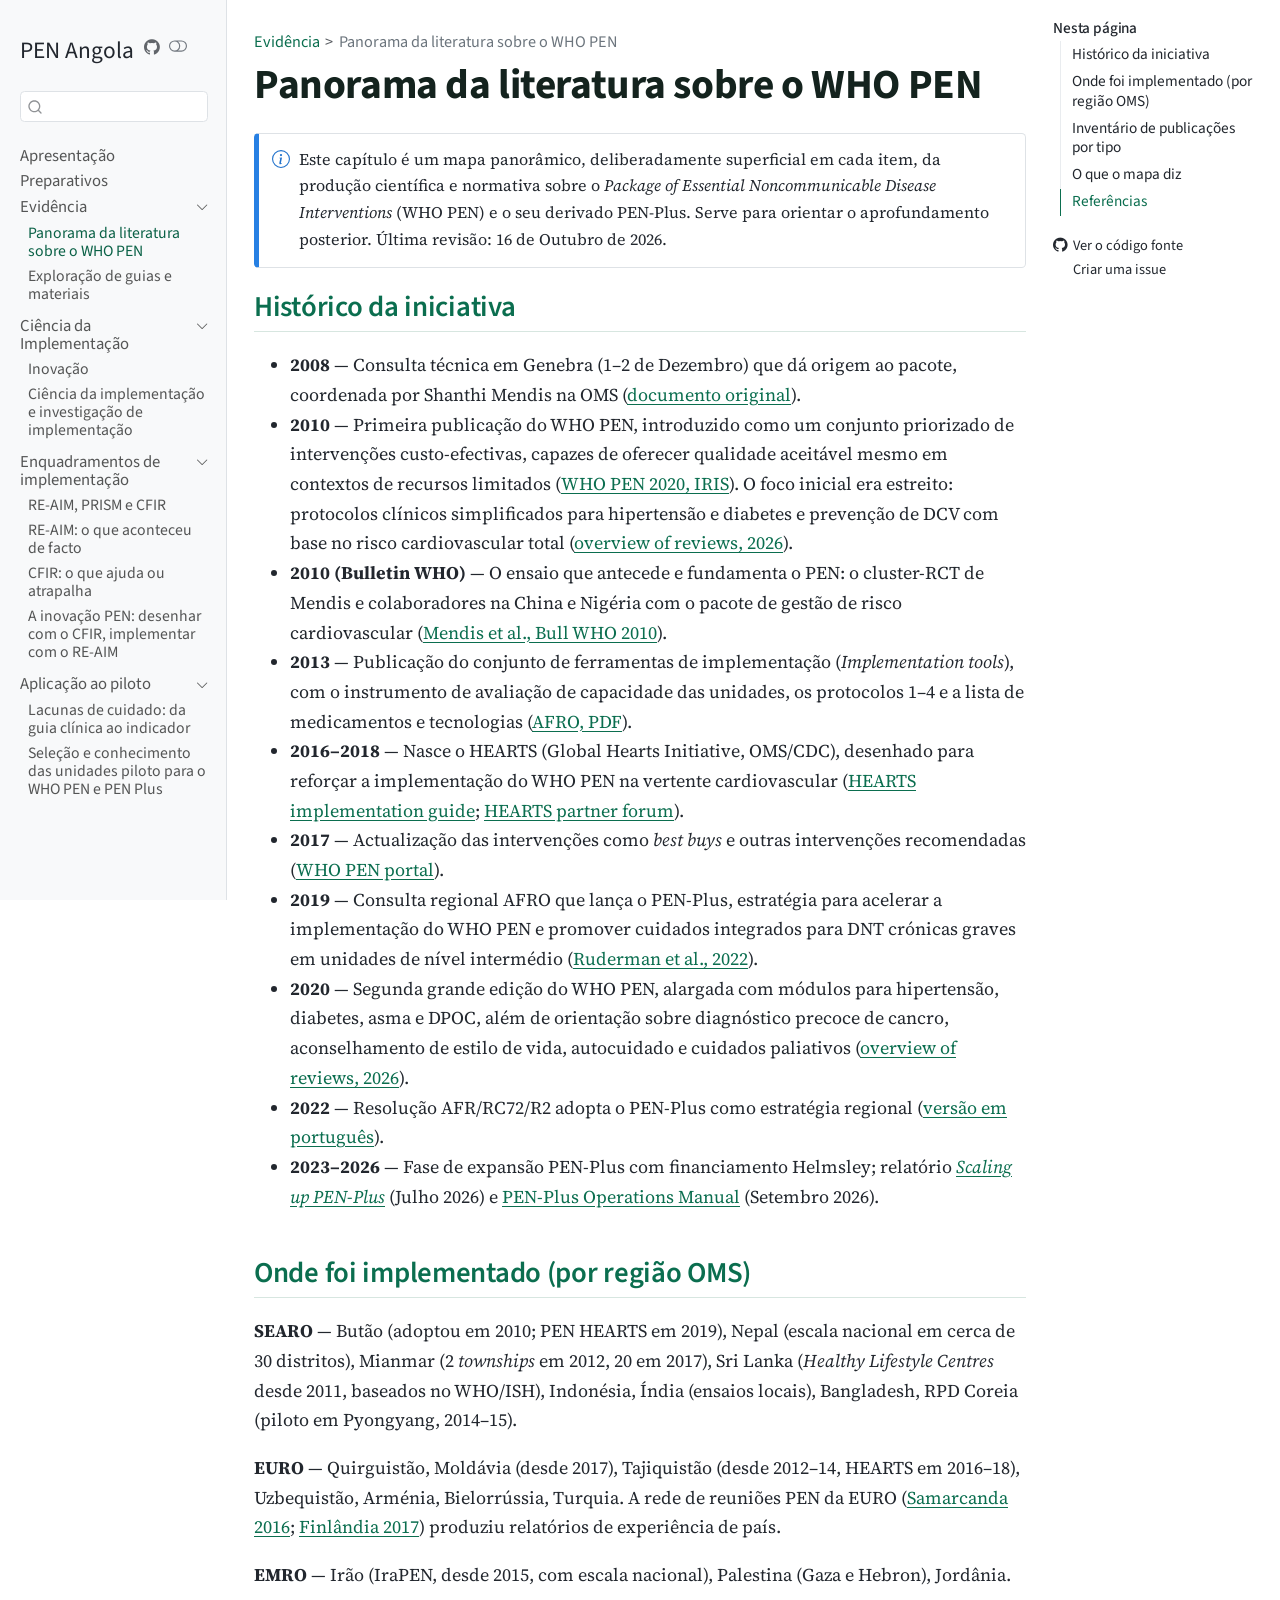
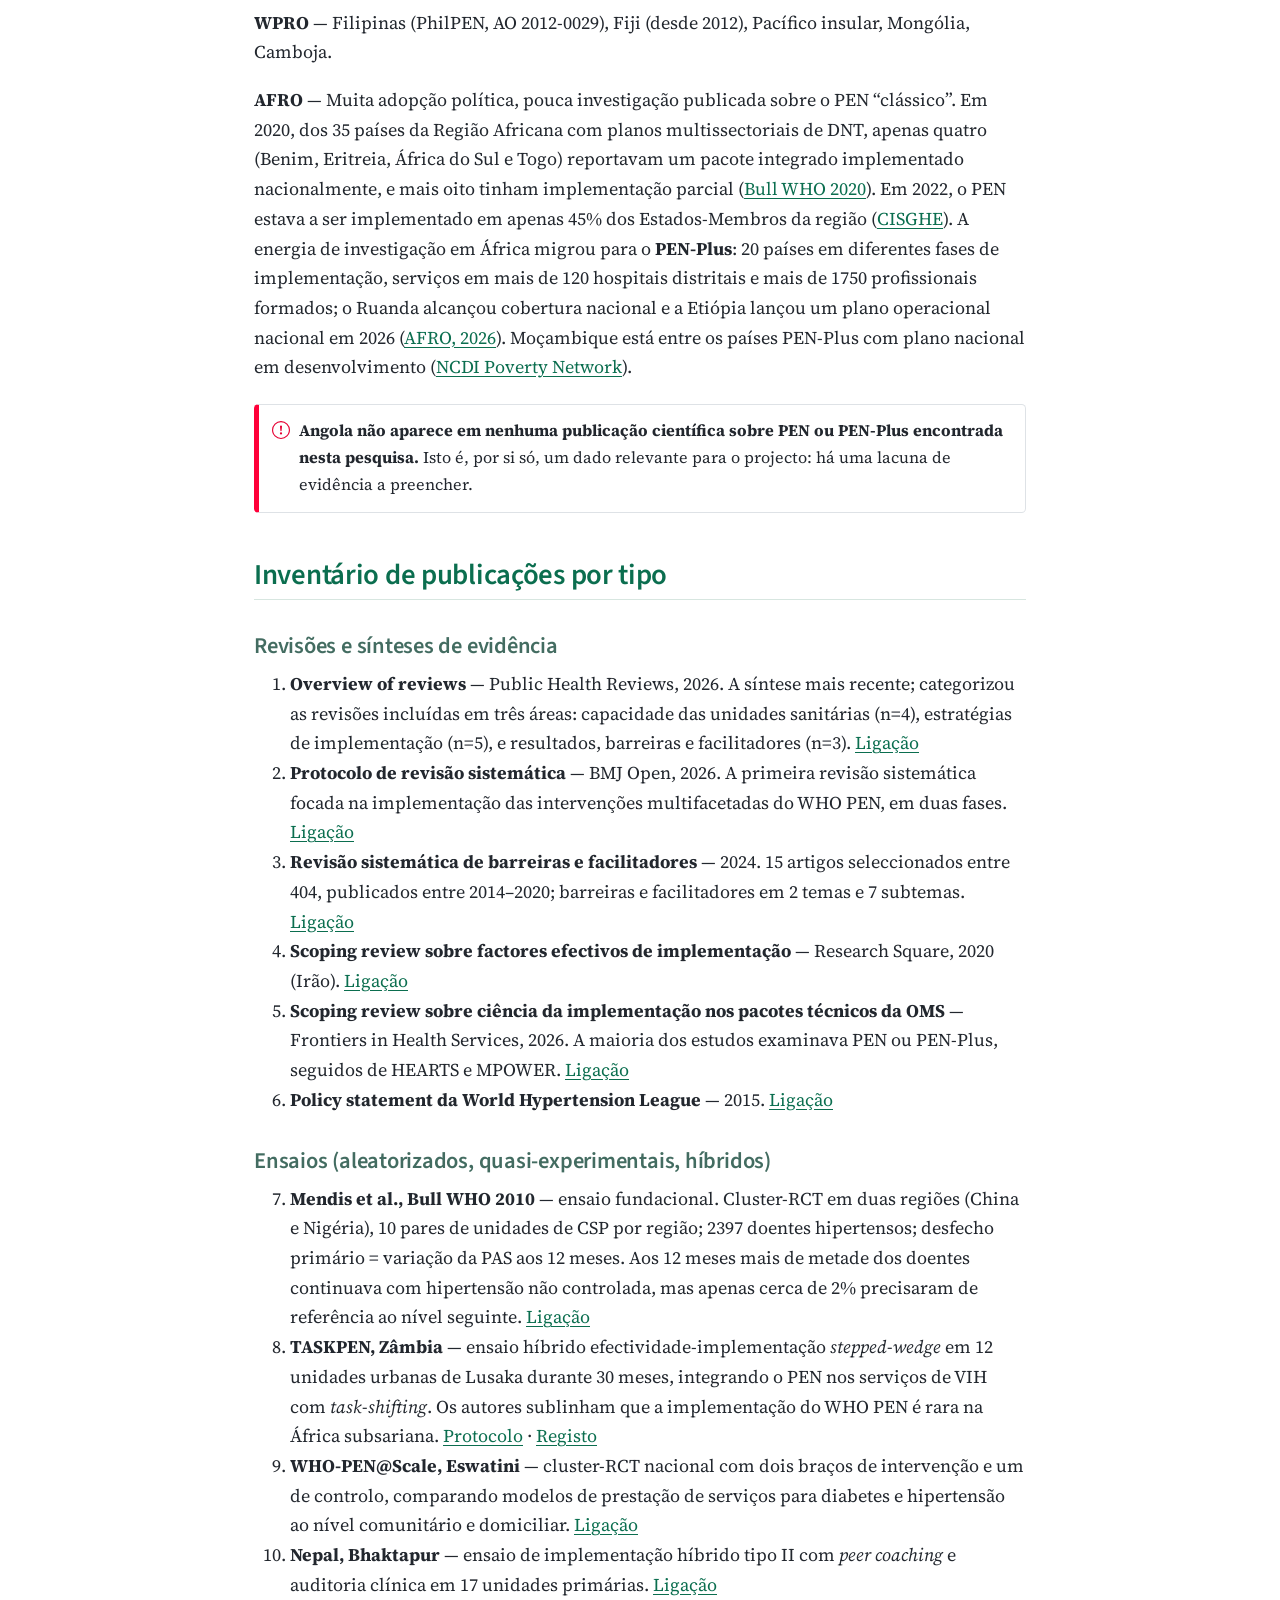
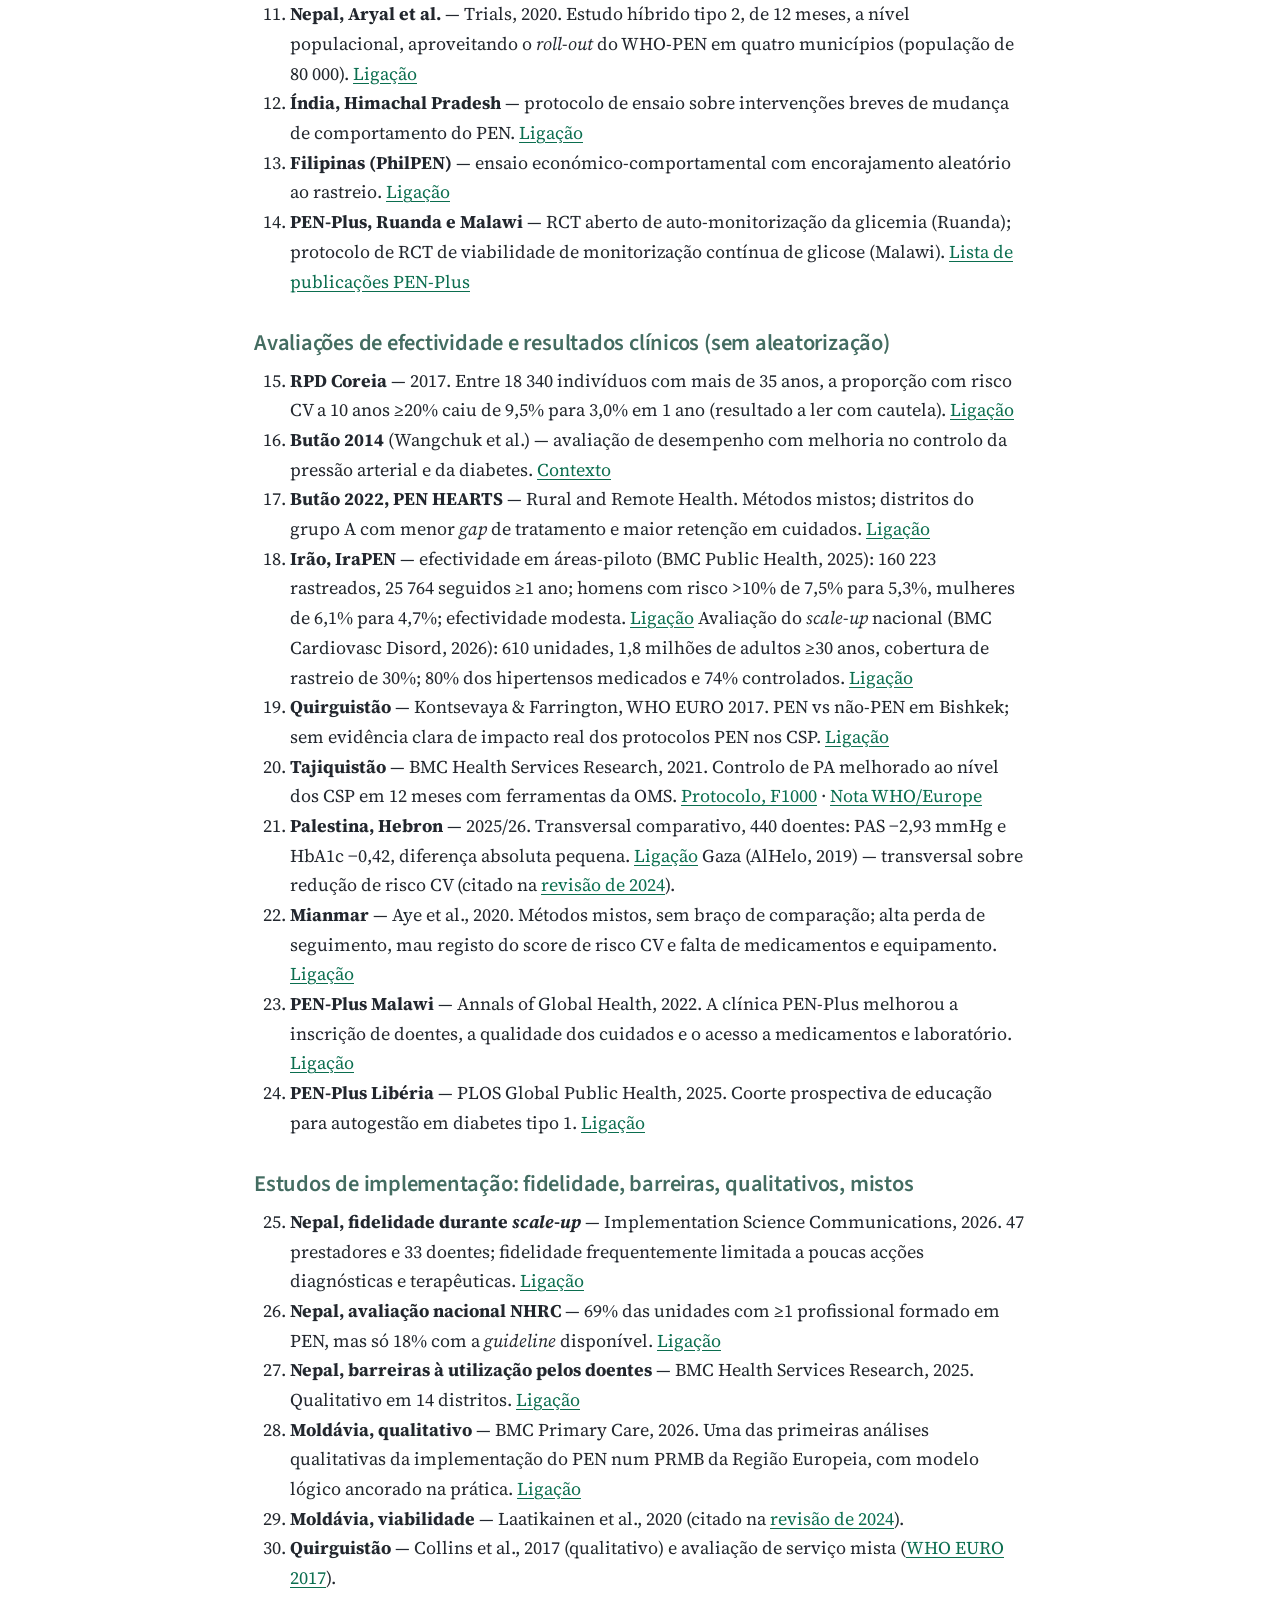
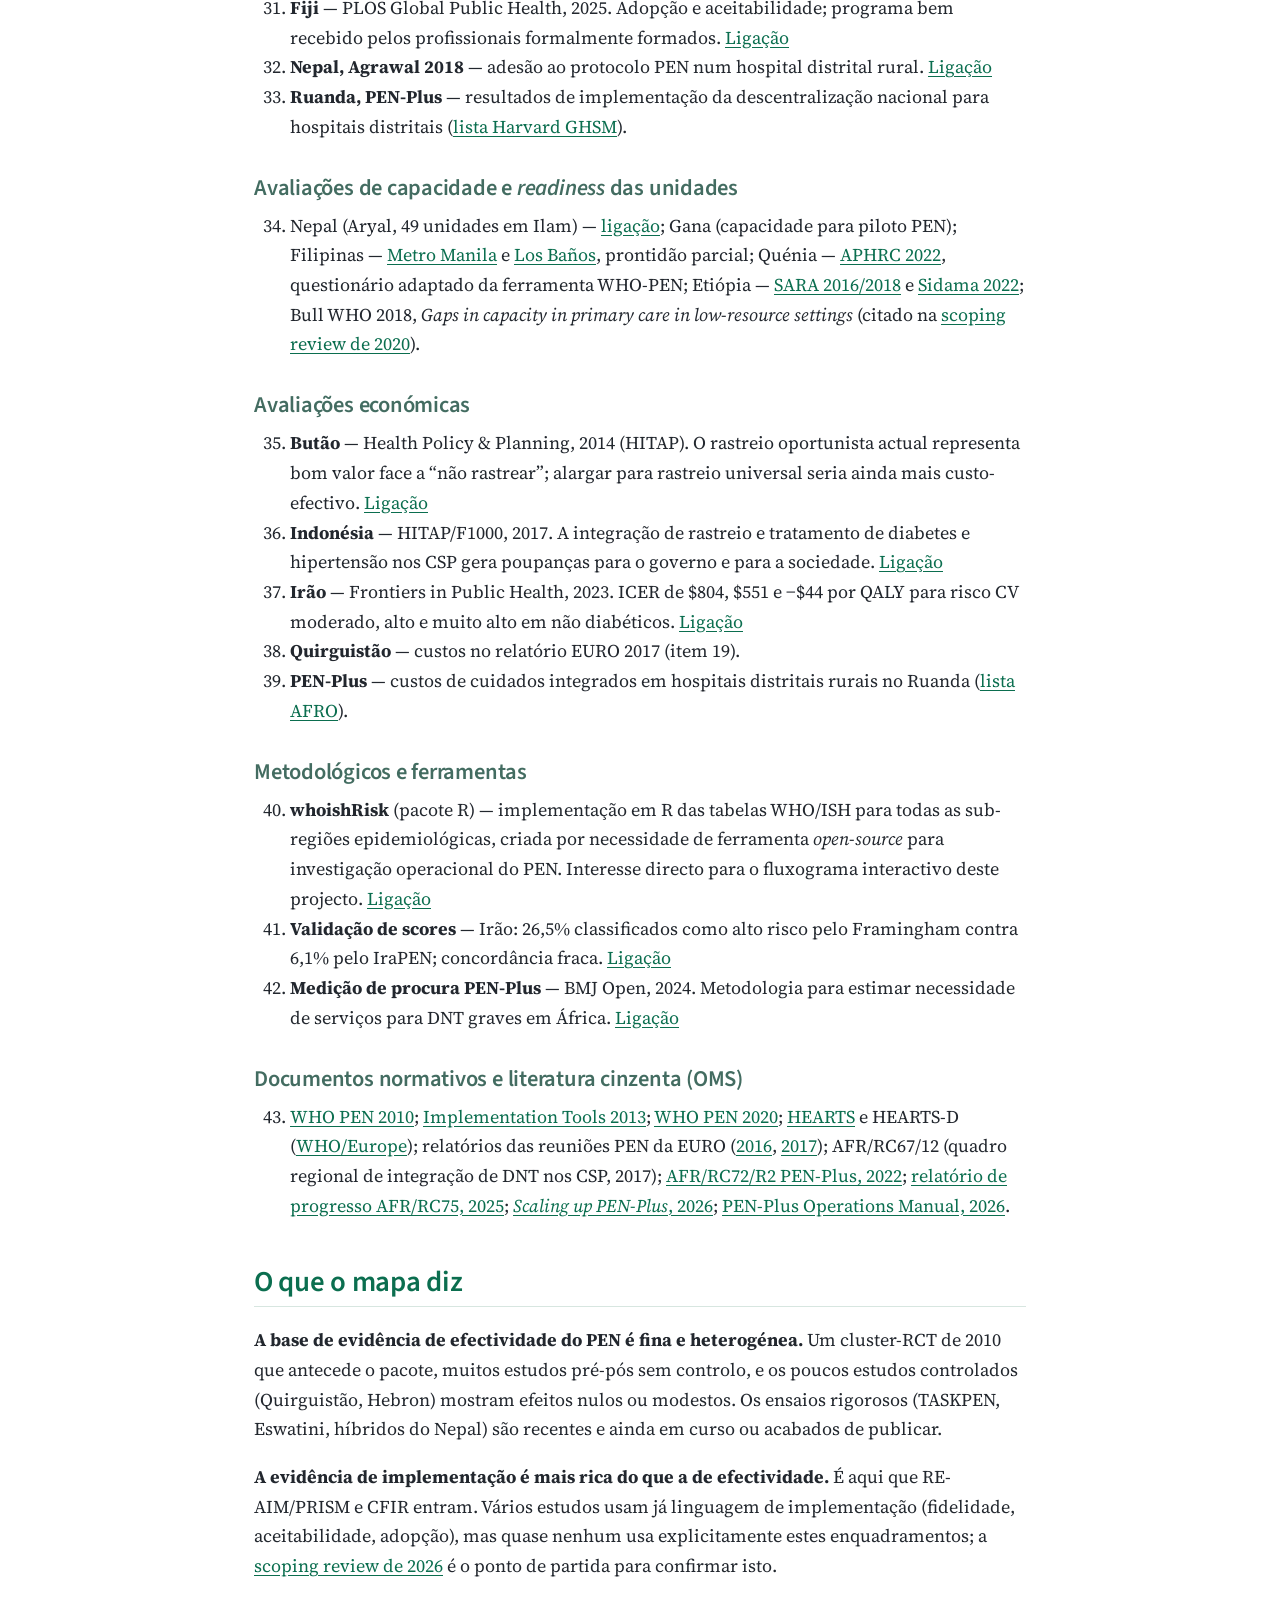
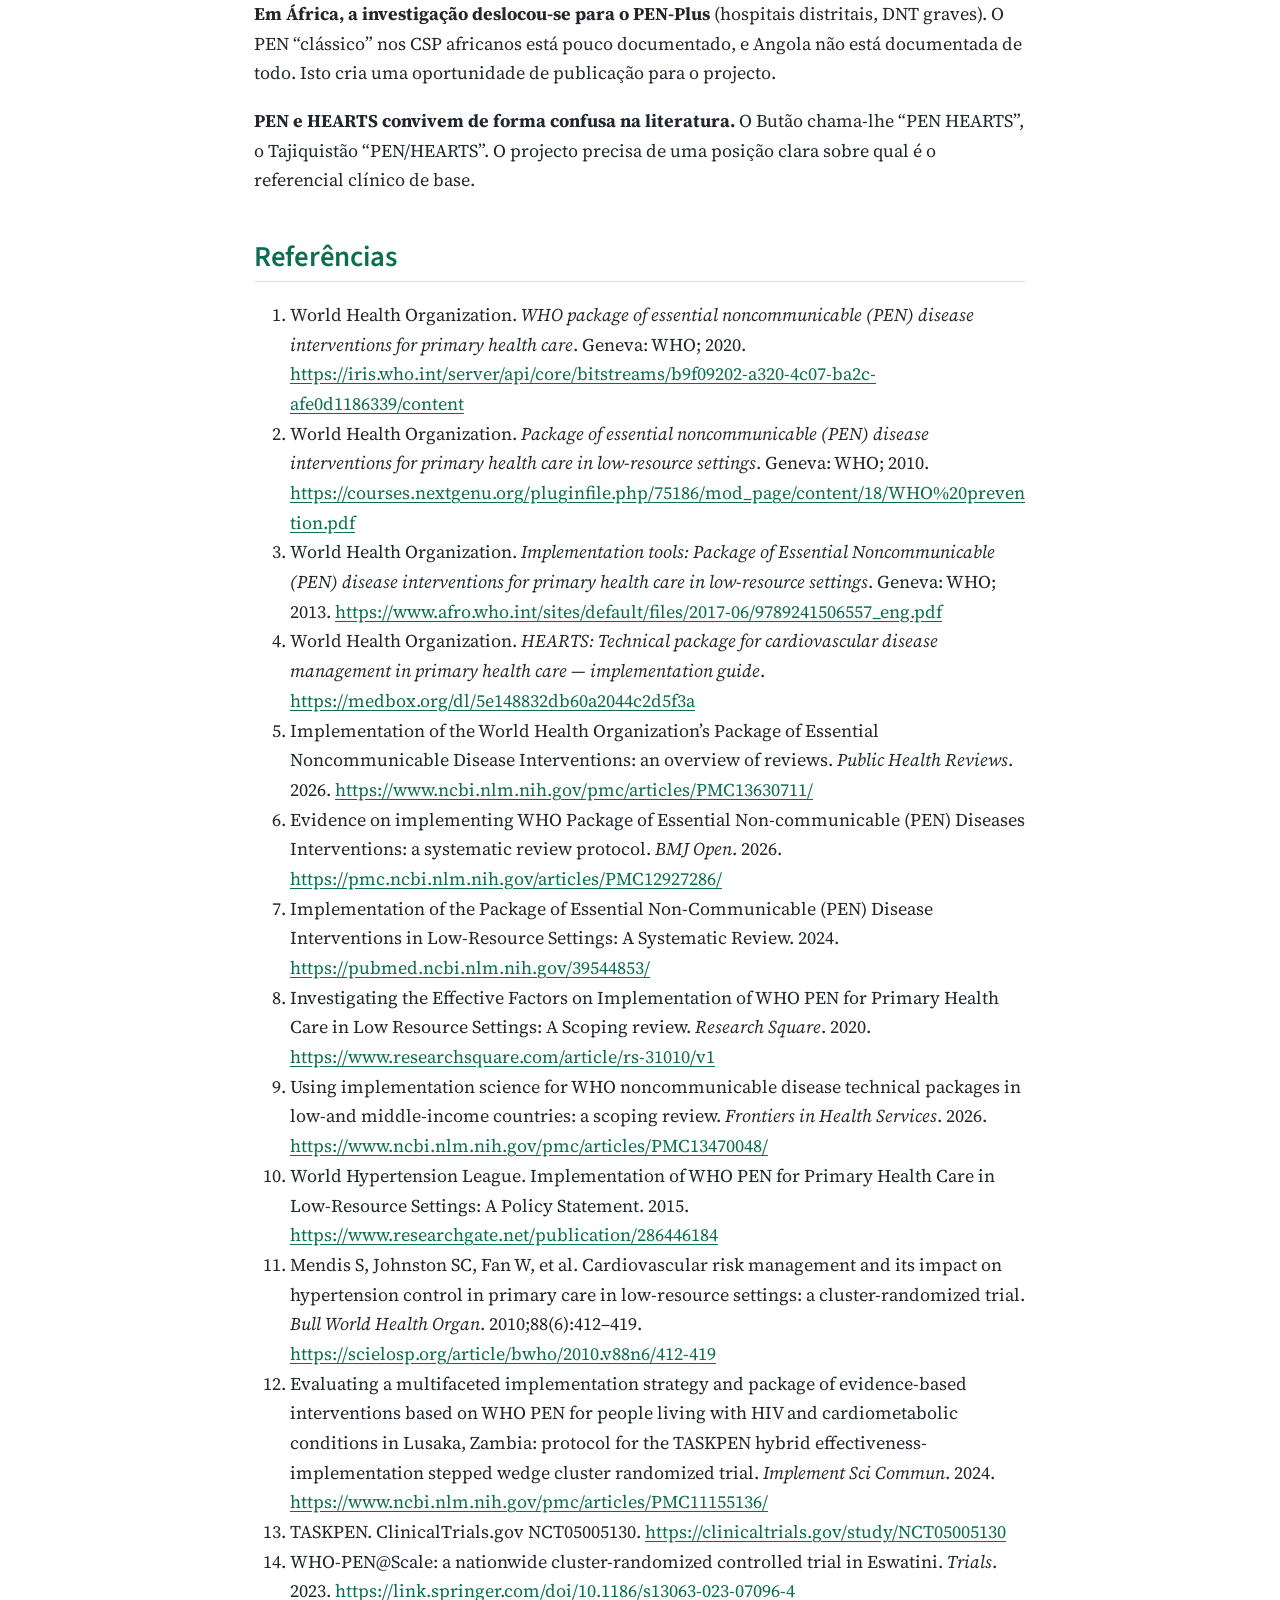
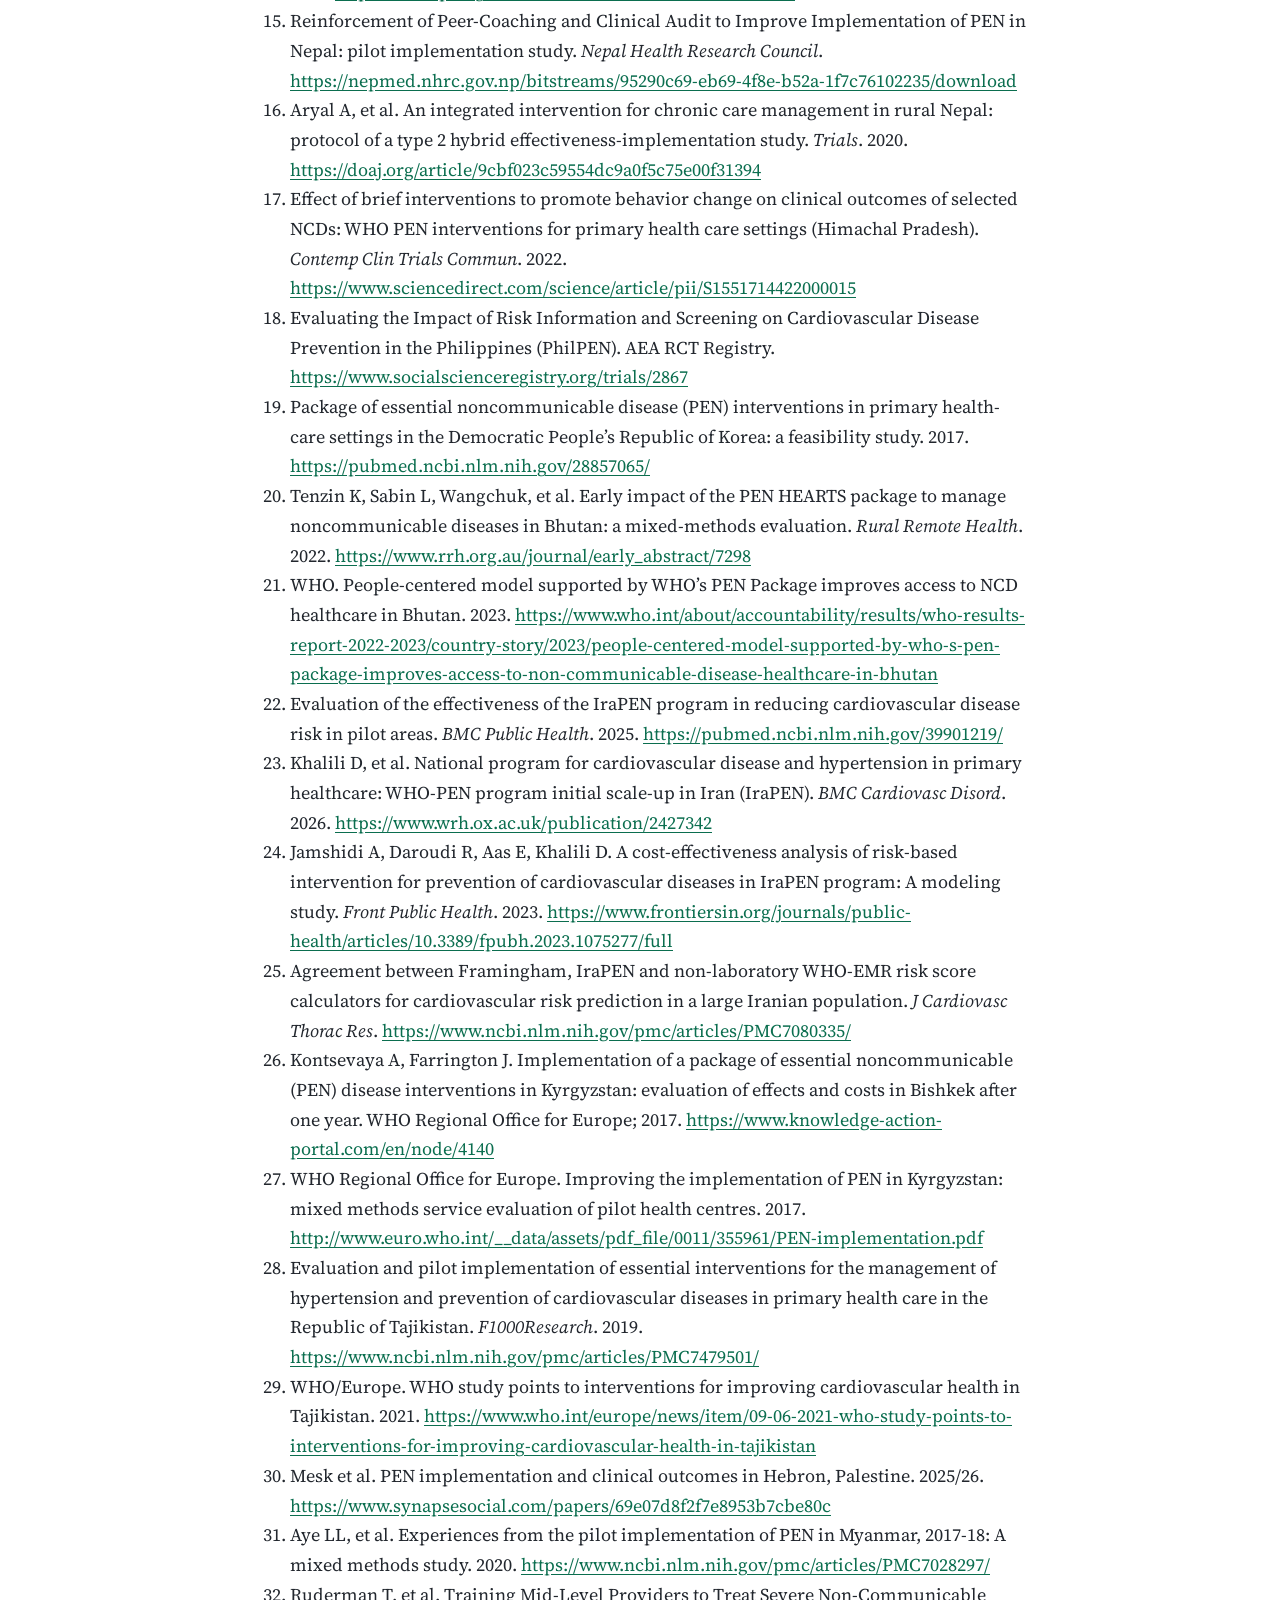
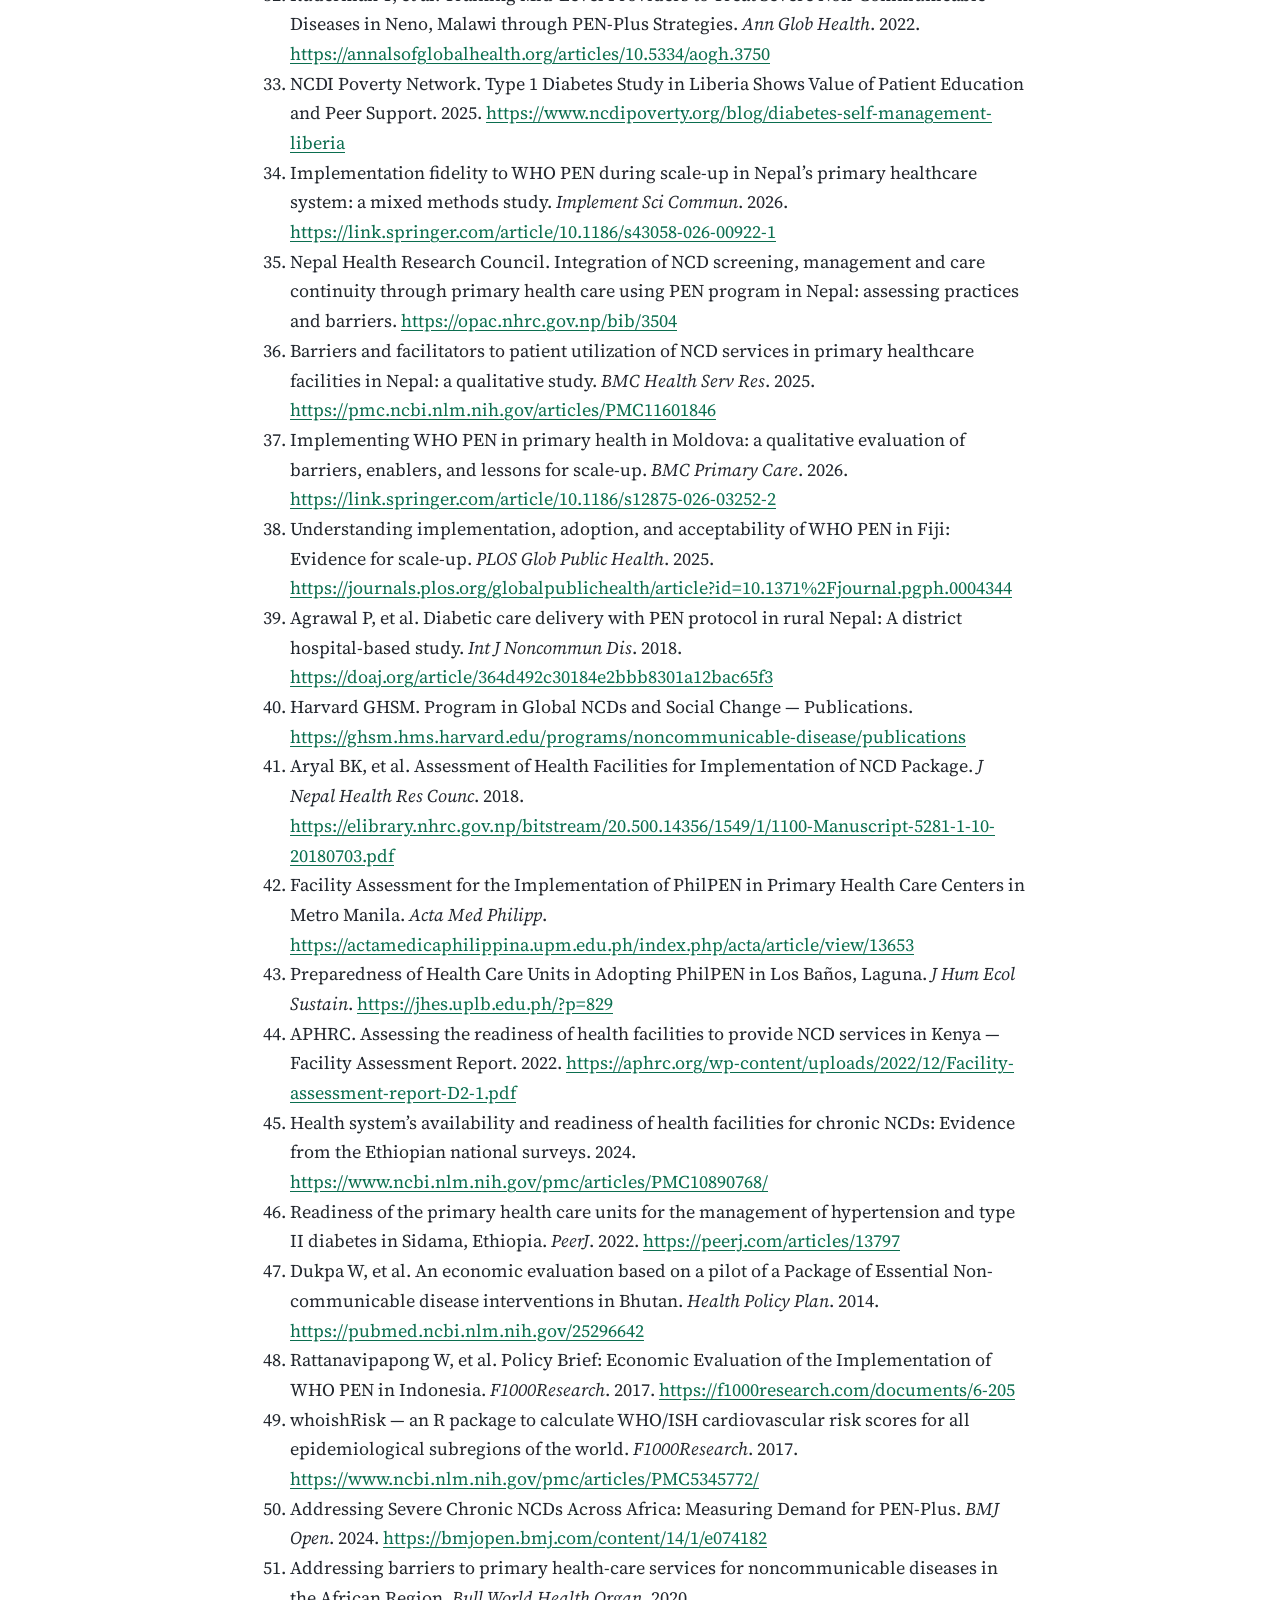
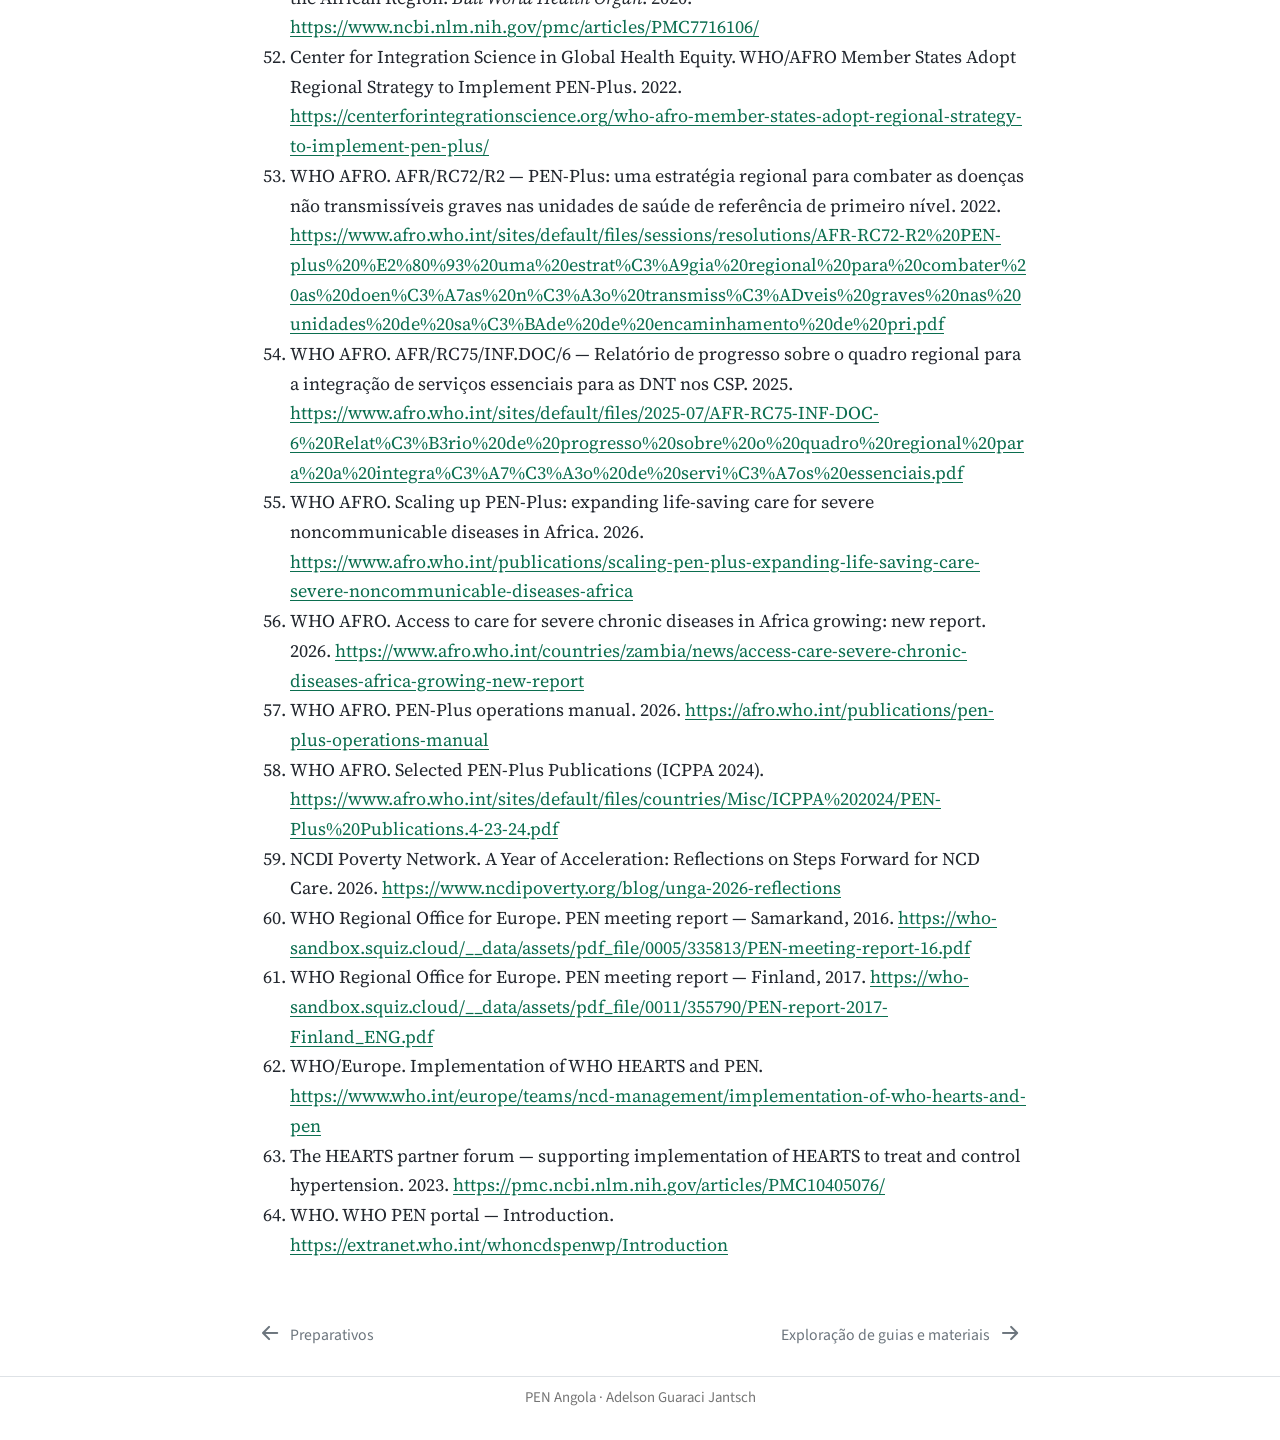
<file: panorama-literatura-pen.html>
<!DOCTYPE html>
<html xmlns="http://www.w3.org/1999/xhtml" lang="pt" xml:lang="pt"><head>

<meta charset="utf-8">
<meta name="generator" content="quarto-1.6.42">

<meta name="viewport" content="width=device-width, initial-scale=1.0, user-scalable=yes">


<title>Panorama da literatura sobre o WHO PEN – PEN Angola</title>
<style>
code{white-space: pre-wrap;}
span.smallcaps{font-variant: small-caps;}
div.columns{display: flex; gap: min(4vw, 1.5em);}
div.column{flex: auto; overflow-x: auto;}
div.hanging-indent{margin-left: 1.5em; text-indent: -1.5em;}
ul.task-list{list-style: none;}
ul.task-list li input[type="checkbox"] {
  width: 0.8em;
  margin: 0 0.8em 0.2em -1em; /* quarto-specific, see https://github.com/quarto-dev/quarto-cli/issues/4556 */ 
  vertical-align: middle;
}
</style>


<script src="site_libs/quarto-nav/quarto-nav.js"></script>
<script src="site_libs/quarto-nav/headroom.min.js"></script>
<script src="site_libs/clipboard/clipboard.min.js"></script>
<script src="site_libs/quarto-search/autocomplete.umd.js"></script>
<script src="site_libs/quarto-search/fuse.min.js"></script>
<script src="site_libs/quarto-search/quarto-search.js"></script>
<meta name="quarto:offset" content="./">
<link href="./exploracao-guias-materiais.html" rel="next">
<link href="./preparativos.html" rel="prev">
<script src="site_libs/quarto-html/quarto.js"></script>
<script src="site_libs/quarto-html/popper.min.js"></script>
<script src="site_libs/quarto-html/tippy.umd.min.js"></script>
<script src="site_libs/quarto-html/anchor.min.js"></script>
<link href="site_libs/quarto-html/tippy.css" rel="stylesheet">
<link href="site_libs/quarto-html/quarto-syntax-highlighting-4861398f4ea4dd5626286ff060da9aaa.css" rel="stylesheet" class="quarto-color-scheme" id="quarto-text-highlighting-styles">
<link href="site_libs/quarto-html/quarto-syntax-highlighting-dark-8ec700a41a46c83acda2eba9f9d2be0c.css" rel="prefetch" class="quarto-color-scheme quarto-color-alternate" id="quarto-text-highlighting-styles">
<script src="site_libs/bootstrap/bootstrap.min.js"></script>
<link href="site_libs/bootstrap/bootstrap-icons.css" rel="stylesheet">
<link href="site_libs/bootstrap/bootstrap-f7fa54daab96ddf3f471d8b822569a91.min.css" rel="stylesheet" append-hash="true" class="quarto-color-scheme" id="quarto-bootstrap" data-mode="light">
<link href="site_libs/bootstrap/bootstrap-dark-57233b4793763523764f64a2e98dc056.min.css" rel="prefetch" append-hash="true" class="quarto-color-scheme quarto-color-alternate" id="quarto-bootstrap" data-mode="dark">
<script id="quarto-search-options" type="application/json">{
  "location": "sidebar",
  "copy-button": false,
  "collapse-after": 3,
  "panel-placement": "start",
  "type": "textbox",
  "limit": 50,
  "keyboard-shortcut": [
    "f",
    "/",
    "s"
  ],
  "show-item-context": false,
  "language": {
    "search-no-results-text": "Nenhum resultado",
    "search-matching-documents-text": "documentos correspondentes",
    "search-copy-link-title": "Copiar link para a busca",
    "search-hide-matches-text": "Esconder correspondências adicionais",
    "search-more-match-text": "mais correspondência neste documento",
    "search-more-matches-text": "mais correspondências neste documento",
    "search-clear-button-title": "Limpar",
    "search-text-placeholder": "",
    "search-detached-cancel-button-title": "Cancelar",
    "search-submit-button-title": "Enviar",
    "search-label": "Procurar"
  }
}</script>
<style>html{ scroll-behavior: smooth; }</style>


</head>

<body class="nav-sidebar docked">

<div id="quarto-search-results"></div>
  <header id="quarto-header" class="headroom fixed-top">
  <nav class="quarto-secondary-nav">
    <div class="container-fluid d-flex">
      <button type="button" class="quarto-btn-toggle btn" data-bs-toggle="collapse" role="button" data-bs-target=".quarto-sidebar-collapse-item" aria-controls="quarto-sidebar" aria-expanded="false" aria-label="Alternar barra lateral" onclick="if (window.quartoToggleHeadroom) { window.quartoToggleHeadroom(); }">
        <i class="bi bi-layout-text-sidebar-reverse"></i>
      </button>
        <nav class="quarto-page-breadcrumbs" aria-label="breadcrumb"><ol class="breadcrumb"><li class="breadcrumb-item"><a href="./panorama-literatura-pen.html">Evidência</a></li><li class="breadcrumb-item"><a href="./panorama-literatura-pen.html"><span class="chapter-title">Panorama da literatura sobre o WHO PEN</span></a></li></ol></nav>
        <a class="flex-grow-1" role="navigation" data-bs-toggle="collapse" data-bs-target=".quarto-sidebar-collapse-item" aria-controls="quarto-sidebar" aria-expanded="false" aria-label="Alternar barra lateral" onclick="if (window.quartoToggleHeadroom) { window.quartoToggleHeadroom(); }">      
        </a>
      <button type="button" class="btn quarto-search-button" aria-label="Procurar" onclick="window.quartoOpenSearch();">
        <i class="bi bi-search"></i>
      </button>
    </div>
  </nav>
</header>
<!-- content -->
<div id="quarto-content" class="quarto-container page-columns page-rows-contents page-layout-article">
<!-- sidebar -->
  <nav id="quarto-sidebar" class="sidebar collapse collapse-horizontal quarto-sidebar-collapse-item sidebar-navigation docked overflow-auto">
    <div class="pt-lg-2 mt-2 text-left sidebar-header">
    <div class="sidebar-title mb-0 py-0">
      <a href="./">PEN Angola</a> 
        <div class="sidebar-tools-main">
    <a href="https://github.com/filustrias/PEN_Angola" title="Código fonte" class="quarto-navigation-tool px-1" aria-label="Código fonte"><i class="bi bi-github"></i></a>
  <a href="" class="quarto-color-scheme-toggle quarto-navigation-tool  px-1" onclick="window.quartoToggleColorScheme(); return false;" title="Alternar modo escuro"><i class="bi"></i></a>
</div>
    </div>
      </div>
        <div class="mt-2 flex-shrink-0 align-items-center">
        <div class="sidebar-search">
        <div id="quarto-search" class="" title="Procurar"></div>
        </div>
        </div>
    <div class="sidebar-menu-container"> 
    <ul class="list-unstyled mt-1">
        <li class="sidebar-item">
  <div class="sidebar-item-container"> 
  <a href="./index.html" class="sidebar-item-text sidebar-link">
 <span class="menu-text">Apresentação</span></a>
  </div>
</li>
        <li class="sidebar-item">
  <div class="sidebar-item-container"> 
  <a href="./preparativos.html" class="sidebar-item-text sidebar-link"><span class="chapter-title">Preparativos</span></a>
  </div>
</li>
        <li class="sidebar-item sidebar-item-section">
      <div class="sidebar-item-container"> 
            <a class="sidebar-item-text sidebar-link text-start" data-bs-toggle="collapse" data-bs-target="#quarto-sidebar-section-1" role="navigation" aria-expanded="true">
 <span class="menu-text">Evidência</span></a>
          <a class="sidebar-item-toggle text-start" data-bs-toggle="collapse" data-bs-target="#quarto-sidebar-section-1" role="navigation" aria-expanded="true" aria-label="Alternar seção">
            <i class="bi bi-chevron-right ms-2"></i>
          </a> 
      </div>
      <ul id="quarto-sidebar-section-1" class="collapse list-unstyled sidebar-section depth1 show">  
          <li class="sidebar-item">
  <div class="sidebar-item-container"> 
  <a href="./panorama-literatura-pen.html" class="sidebar-item-text sidebar-link active"><span class="chapter-title">Panorama da literatura sobre o WHO PEN</span></a>
  </div>
</li>
          <li class="sidebar-item">
  <div class="sidebar-item-container"> 
  <a href="./exploracao-guias-materiais.html" class="sidebar-item-text sidebar-link"><span class="chapter-title">Exploração de guias e materiais</span></a>
  </div>
</li>
      </ul>
  </li>
        <li class="sidebar-item sidebar-item-section">
      <div class="sidebar-item-container"> 
            <a class="sidebar-item-text sidebar-link text-start" data-bs-toggle="collapse" data-bs-target="#quarto-sidebar-section-2" role="navigation" aria-expanded="true">
 <span class="menu-text">Ciência da Implementação</span></a>
          <a class="sidebar-item-toggle text-start" data-bs-toggle="collapse" data-bs-target="#quarto-sidebar-section-2" role="navigation" aria-expanded="true" aria-label="Alternar seção">
            <i class="bi bi-chevron-right ms-2"></i>
          </a> 
      </div>
      <ul id="quarto-sidebar-section-2" class="collapse list-unstyled sidebar-section depth1 show">  
          <li class="sidebar-item">
  <div class="sidebar-item-container"> 
  <a href="./inovacao.html" class="sidebar-item-text sidebar-link"><span class="chapter-title">Inovação</span></a>
  </div>
</li>
          <li class="sidebar-item">
  <div class="sidebar-item-container"> 
  <a href="./ciencia-implementacao.html" class="sidebar-item-text sidebar-link"><span class="chapter-title">Ciência da implementação e investigação de implementação</span></a>
  </div>
</li>
      </ul>
  </li>
        <li class="sidebar-item sidebar-item-section">
      <div class="sidebar-item-container"> 
            <a class="sidebar-item-text sidebar-link text-start" data-bs-toggle="collapse" data-bs-target="#quarto-sidebar-section-3" role="navigation" aria-expanded="true">
 <span class="menu-text">Enquadramentos de implementação</span></a>
          <a class="sidebar-item-toggle text-start" data-bs-toggle="collapse" data-bs-target="#quarto-sidebar-section-3" role="navigation" aria-expanded="true" aria-label="Alternar seção">
            <i class="bi bi-chevron-right ms-2"></i>
          </a> 
      </div>
      <ul id="quarto-sidebar-section-3" class="collapse list-unstyled sidebar-section depth1 show">  
          <li class="sidebar-item">
  <div class="sidebar-item-container"> 
  <a href="./reaim-prism-cfir-pen-angola.html" class="sidebar-item-text sidebar-link"><span class="chapter-title">RE-AIM, PRISM e CFIR</span></a>
  </div>
</li>
          <li class="sidebar-item">
  <div class="sidebar-item-container"> 
  <a href="./reaim.html" class="sidebar-item-text sidebar-link"><span class="chapter-title">RE-AIM: o que aconteceu de facto</span></a>
  </div>
</li>
          <li class="sidebar-item">
  <div class="sidebar-item-container"> 
  <a href="./cfir.html" class="sidebar-item-text sidebar-link"><span class="chapter-title">CFIR: o que ajuda ou atrapalha</span></a>
  </div>
</li>
          <li class="sidebar-item">
  <div class="sidebar-item-container"> 
  <a href="./cfir-reaim-desenho-pen.html" class="sidebar-item-text sidebar-link"><span class="chapter-title">A inovação PEN: desenhar com o CFIR, implementar com o RE-AIM</span></a>
  </div>
</li>
      </ul>
  </li>
        <li class="sidebar-item sidebar-item-section">
      <div class="sidebar-item-container"> 
            <a class="sidebar-item-text sidebar-link text-start" data-bs-toggle="collapse" data-bs-target="#quarto-sidebar-section-4" role="navigation" aria-expanded="true">
 <span class="menu-text">Aplicação ao piloto</span></a>
          <a class="sidebar-item-toggle text-start" data-bs-toggle="collapse" data-bs-target="#quarto-sidebar-section-4" role="navigation" aria-expanded="true" aria-label="Alternar seção">
            <i class="bi bi-chevron-right ms-2"></i>
          </a> 
      </div>
      <ul id="quarto-sidebar-section-4" class="collapse list-unstyled sidebar-section depth1 show">  
          <li class="sidebar-item">
  <div class="sidebar-item-container"> 
  <a href="./lacunas-de-cuidado-pen-angola.html" class="sidebar-item-text sidebar-link"><span class="chapter-title">Lacunas de cuidado: da guia clínica ao indicador</span></a>
  </div>
</li>
          <li class="sidebar-item">
  <div class="sidebar-item-container"> 
  <a href="./guiao-unidades-piloto.html" class="sidebar-item-text sidebar-link"><span class="chapter-title">Seleção e conhecimento das unidades piloto para o WHO PEN e PEN Plus</span></a>
  </div>
</li>
      </ul>
  </li>
    </ul>
    </div>
</nav>
<div id="quarto-sidebar-glass" class="quarto-sidebar-collapse-item" data-bs-toggle="collapse" data-bs-target=".quarto-sidebar-collapse-item"></div>
<!-- margin-sidebar -->
    <div id="quarto-margin-sidebar" class="sidebar margin-sidebar">
        <nav id="TOC" role="doc-toc" class="toc-active">
    <h2 id="toc-title">Nesta página</h2>
   
  <ul>
  <li><a href="#histórico-da-iniciativa" id="toc-histórico-da-iniciativa" class="nav-link active" data-scroll-target="#histórico-da-iniciativa">Histórico da iniciativa</a></li>
  <li><a href="#onde-foi-implementado-por-região-oms" id="toc-onde-foi-implementado-por-região-oms" class="nav-link" data-scroll-target="#onde-foi-implementado-por-região-oms">Onde foi implementado (por região OMS)</a></li>
  <li><a href="#inventário-de-publicações-por-tipo" id="toc-inventário-de-publicações-por-tipo" class="nav-link" data-scroll-target="#inventário-de-publicações-por-tipo">Inventário de publicações por tipo</a>
  <ul class="collapse">
  <li><a href="#revisões-e-sínteses-de-evidência" id="toc-revisões-e-sínteses-de-evidência" class="nav-link" data-scroll-target="#revisões-e-sínteses-de-evidência">Revisões e sínteses de evidência</a></li>
  <li><a href="#ensaios-aleatorizados-quasi-experimentais-híbridos" id="toc-ensaios-aleatorizados-quasi-experimentais-híbridos" class="nav-link" data-scroll-target="#ensaios-aleatorizados-quasi-experimentais-híbridos">Ensaios (aleatorizados, quasi-experimentais, híbridos)</a></li>
  <li><a href="#avaliações-de-efectividade-e-resultados-clínicos-sem-aleatorização" id="toc-avaliações-de-efectividade-e-resultados-clínicos-sem-aleatorização" class="nav-link" data-scroll-target="#avaliações-de-efectividade-e-resultados-clínicos-sem-aleatorização">Avaliações de efectividade e resultados clínicos (sem aleatorização)</a></li>
  <li><a href="#estudos-de-implementação-fidelidade-barreiras-qualitativos-mistos" id="toc-estudos-de-implementação-fidelidade-barreiras-qualitativos-mistos" class="nav-link" data-scroll-target="#estudos-de-implementação-fidelidade-barreiras-qualitativos-mistos">Estudos de implementação: fidelidade, barreiras, qualitativos, mistos</a></li>
  <li><a href="#avaliações-de-capacidade-e-readiness-das-unidades" id="toc-avaliações-de-capacidade-e-readiness-das-unidades" class="nav-link" data-scroll-target="#avaliações-de-capacidade-e-readiness-das-unidades">Avaliações de capacidade e <em>readiness</em> das unidades</a></li>
  <li><a href="#avaliações-económicas" id="toc-avaliações-económicas" class="nav-link" data-scroll-target="#avaliações-económicas">Avaliações económicas</a></li>
  <li><a href="#metodológicos-e-ferramentas" id="toc-metodológicos-e-ferramentas" class="nav-link" data-scroll-target="#metodológicos-e-ferramentas">Metodológicos e ferramentas</a></li>
  <li><a href="#documentos-normativos-e-literatura-cinzenta-oms" id="toc-documentos-normativos-e-literatura-cinzenta-oms" class="nav-link" data-scroll-target="#documentos-normativos-e-literatura-cinzenta-oms">Documentos normativos e literatura cinzenta (OMS)</a></li>
  </ul></li>
  <li><a href="#o-que-o-mapa-diz" id="toc-o-que-o-mapa-diz" class="nav-link" data-scroll-target="#o-que-o-mapa-diz">O que o mapa diz</a></li>
  <li><a href="#referências" id="toc-referências" class="nav-link" data-scroll-target="#referências">Referências</a></li>
  </ul>
<div class="toc-actions"><ul><li><a href="https://github.com/filustrias/PEN_Angola/blob/main/panorama-literatura-pen.qmd" class="toc-action"><i class="bi bi-github"></i>Ver o código fonte</a></li><li><a href="https://github.com/filustrias/PEN_Angola/issues/new" class="toc-action"><i class="bi empty"></i>Criar uma issue</a></li></ul></div></nav>
    </div>
<!-- main -->
<main class="content" id="quarto-document-content">

<header id="title-block-header" class="quarto-title-block default"><nav class="quarto-page-breadcrumbs quarto-title-breadcrumbs d-none d-lg-block" aria-label="breadcrumb"><ol class="breadcrumb"><li class="breadcrumb-item"><a href="./panorama-literatura-pen.html">Evidência</a></li><li class="breadcrumb-item"><a href="./panorama-literatura-pen.html"><span class="chapter-title">Panorama da literatura sobre o WHO PEN</span></a></li></ol></nav>
<div class="quarto-title">
<h1 class="title"><span id="sec-panorama-pen" class="quarto-section-identifier"><span class="chapter-title">Panorama da literatura sobre o WHO PEN</span></span></h1>
</div>



<div class="quarto-title-meta">

    
  
    
  </div>
  


</header>


<div class="callout callout-style-simple callout-note">
<div class="callout-body d-flex">
<div class="callout-icon-container">
<i class="callout-icon"></i>
</div>
<div class="callout-body-container">
<p>Este capítulo é um mapa panorâmico, deliberadamente superficial em cada item, da produção científica e normativa sobre o <em>Package of Essential Noncommunicable Disease Interventions</em> (WHO PEN) e o seu derivado PEN-Plus. Serve para orientar o aprofundamento posterior. Última revisão: 16 de Outubro de 2026.</p>
</div>
</div>
</div>
<section id="histórico-da-iniciativa" class="level2">
<h2 class="anchored" data-anchor-id="histórico-da-iniciativa">Histórico da iniciativa</h2>
<ul>
<li><strong>2008</strong> — Consulta técnica em Genebra (1–2 de Dezembro) que dá origem ao pacote, coordenada por Shanthi Mendis na OMS (<a href="https://courses.nextgenu.org/pluginfile.php/75186/mod_page/content/18/WHO%20prevention.pdf">documento original</a>).</li>
<li><strong>2010</strong> — Primeira publicação do WHO PEN, introduzido como um conjunto priorizado de intervenções custo-efectivas, capazes de oferecer qualidade aceitável mesmo em contextos de recursos limitados (<a href="https://iris.who.int/server/api/core/bitstreams/b9f09202-a320-4c07-ba2c-afe0d1186339/content">WHO PEN 2020, IRIS</a>). O foco inicial era estreito: protocolos clínicos simplificados para hipertensão e diabetes e prevenção de DCV com base no risco cardiovascular total (<a href="https://www.ncbi.nlm.nih.gov/pmc/articles/PMC13630711/">overview of reviews, 2026</a>).</li>
<li><strong>2010 (Bulletin WHO)</strong> — O ensaio que antecede e fundamenta o PEN: o cluster-RCT de Mendis e colaboradores na China e Nigéria com o pacote de gestão de risco cardiovascular (<a href="https://scielosp.org/article/bwho/2010.v88n6/412-419">Mendis et al., Bull WHO 2010</a>).</li>
<li><strong>2013</strong> — Publicação do conjunto de ferramentas de implementação (<em>Implementation tools</em>), com o instrumento de avaliação de capacidade das unidades, os protocolos 1–4 e a lista de medicamentos e tecnologias (<a href="https://www.afro.who.int/sites/default/files/2017-06/9789241506557_eng.pdf">AFRO, PDF</a>).</li>
<li><strong>2016–2018</strong> — Nasce o HEARTS (Global Hearts Initiative, OMS/CDC), desenhado para reforçar a implementação do WHO PEN na vertente cardiovascular (<a href="https://medbox.org/dl/5e148832db60a2044c2d5f3a">HEARTS implementation guide</a>; <a href="https://pmc.ncbi.nlm.nih.gov/articles/PMC10405076/">HEARTS partner forum</a>).</li>
<li><strong>2017</strong> — Actualização das intervenções como <em>best buys</em> e outras intervenções recomendadas (<a href="https://extranet.who.int/whoncdspenwp/Introduction">WHO PEN portal</a>).</li>
<li><strong>2019</strong> — Consulta regional AFRO que lança o PEN-Plus, estratégia para acelerar a implementação do WHO PEN e promover cuidados integrados para DNT crónicas graves em unidades de nível intermédio (<a href="https://annalsofglobalhealth.org/articles/10.5334/aogh.3750">Ruderman et al., 2022</a>).</li>
<li><strong>2020</strong> — Segunda grande edição do WHO PEN, alargada com módulos para hipertensão, diabetes, asma e DPOC, além de orientação sobre diagnóstico precoce de cancro, aconselhamento de estilo de vida, autocuidado e cuidados paliativos (<a href="https://www.ncbi.nlm.nih.gov/pmc/articles/PMC13630711/">overview of reviews, 2026</a>).</li>
<li><strong>2022</strong> — Resolução AFR/RC72/R2 adopta o PEN-Plus como estratégia regional (<a href="https://www.afro.who.int/sites/default/files/sessions/resolutions/AFR-RC72-R2%20PEN-plus%20%E2%80%93%20uma%20estrat%C3%A9gia%20regional%20para%20combater%20as%20doen%C3%A7as%20n%C3%A3o%20transmiss%C3%ADveis%20graves%20nas%20unidades%20de%20sa%C3%BAde%20de%20encaminhamento%20de%20pri.pdf">versão em português</a>).</li>
<li><strong>2023–2026</strong> — Fase de expansão PEN-Plus com financiamento Helmsley; relatório <a href="https://www.afro.who.int/publications/scaling-pen-plus-expanding-life-saving-care-severe-noncommunicable-diseases-africa"><em>Scaling up PEN-Plus</em></a> (Julho 2026) e <a href="https://afro.who.int/publications/pen-plus-operations-manual">PEN-Plus Operations Manual</a> (Setembro 2026).</li>
</ul>
</section>
<section id="onde-foi-implementado-por-região-oms" class="level2">
<h2 class="anchored" data-anchor-id="onde-foi-implementado-por-região-oms">Onde foi implementado (por região OMS)</h2>
<p><strong>SEARO</strong> — Butão (adoptou em 2010; PEN HEARTS em 2019), Nepal (escala nacional em cerca de 30 distritos), Mianmar (2 <em>townships</em> em 2012, 20 em 2017), Sri Lanka (<em>Healthy Lifestyle Centres</em> desde 2011, baseados no WHO/ISH), Indonésia, Índia (ensaios locais), Bangladesh, RPD Coreia (piloto em Pyongyang, 2014–15).</p>
<p><strong>EURO</strong> — Quirguistão, Moldávia (desde 2017), Tajiquistão (desde 2012–14, HEARTS em 2016–18), Uzbequistão, Arménia, Bielorrússia, Turquia. A rede de reuniões PEN da EURO (<a href="https://who-sandbox.squiz.cloud/__data/assets/pdf_file/0005/335813/PEN-meeting-report-16.pdf">Samarcanda 2016</a>; <a href="https://who-sandbox.squiz.cloud/__data/assets/pdf_file/0011/355790/PEN-report-2017-Finland_ENG.pdf">Finlândia 2017</a>) produziu relatórios de experiência de país.</p>
<p><strong>EMRO</strong> — Irão (IraPEN, desde 2015, com escala nacional), Palestina (Gaza e Hebron), Jordânia.</p>
<p><strong>WPRO</strong> — Filipinas (PhilPEN, AO 2012-0029), Fiji (desde 2012), Pacífico insular, Mongólia, Camboja.</p>
<p><strong>AFRO</strong> — Muita adopção política, pouca investigação publicada sobre o PEN “clássico”. Em 2020, dos 35 países da Região Africana com planos multissectoriais de DNT, apenas quatro (Benim, Eritreia, África do Sul e Togo) reportavam um pacote integrado implementado nacionalmente, e mais oito tinham implementação parcial (<a href="https://www.ncbi.nlm.nih.gov/pmc/articles/PMC7716106/">Bull WHO 2020</a>). Em 2022, o PEN estava a ser implementado em apenas 45% dos Estados-Membros da região (<a href="https://centerforintegrationscience.org/who-afro-member-states-adopt-regional-strategy-to-implement-pen-plus/">CISGHE</a>). A energia de investigação em África migrou para o <strong>PEN-Plus</strong>: 20 países em diferentes fases de implementação, serviços em mais de 120 hospitais distritais e mais de 1750 profissionais formados; o Ruanda alcançou cobertura nacional e a Etiópia lançou um plano operacional nacional em 2026 (<a href="https://www.afro.who.int/countries/zambia/news/access-care-severe-chronic-diseases-africa-growing-new-report">AFRO, 2026</a>). Moçambique está entre os países PEN-Plus com plano nacional em desenvolvimento (<a href="https://www.ncdipoverty.org/blog/unga-2026-reflections">NCDI Poverty Network</a>).</p>
<div class="callout callout-style-simple callout-important">
<div class="callout-body d-flex">
<div class="callout-icon-container">
<i class="callout-icon"></i>
</div>
<div class="callout-body-container">
<p><strong>Angola não aparece em nenhuma publicação científica sobre PEN ou PEN-Plus encontrada nesta pesquisa.</strong> Isto é, por si só, um dado relevante para o projecto: há uma lacuna de evidência a preencher.</p>
</div>
</div>
</div>
</section>
<section id="inventário-de-publicações-por-tipo" class="level2">
<h2 class="anchored" data-anchor-id="inventário-de-publicações-por-tipo">Inventário de publicações por tipo</h2>
<section id="revisões-e-sínteses-de-evidência" class="level3">
<h3 class="anchored" data-anchor-id="revisões-e-sínteses-de-evidência">Revisões e sínteses de evidência</h3>
<ol type="1">
<li><strong>Overview of reviews</strong> — Public Health Reviews, 2026. A síntese mais recente; categorizou as revisões incluídas em três áreas: capacidade das unidades sanitárias (n=4), estratégias de implementação (n=5), e resultados, barreiras e facilitadores (n=3). <a href="https://www.ncbi.nlm.nih.gov/pmc/articles/PMC13630711/">Ligação</a></li>
<li><strong>Protocolo de revisão sistemática</strong> — BMJ Open, 2026. A primeira revisão sistemática focada na implementação das intervenções multifacetadas do WHO PEN, em duas fases. <a href="https://pmc.ncbi.nlm.nih.gov/articles/PMC12927286/">Ligação</a></li>
<li><strong>Revisão sistemática de barreiras e facilitadores</strong> — 2024. 15 artigos seleccionados entre 404, publicados entre 2014–2020; barreiras e facilitadores em 2 temas e 7 subtemas. <a href="https://pubmed.ncbi.nlm.nih.gov/39544853/">Ligação</a></li>
<li><strong>Scoping review sobre factores efectivos de implementação</strong> — Research Square, 2020 (Irão). <a href="https://www.researchsquare.com/article/rs-31010/v1">Ligação</a></li>
<li><strong>Scoping review sobre ciência da implementação nos pacotes técnicos da OMS</strong> — Frontiers in Health Services, 2026. A maioria dos estudos examinava PEN ou PEN-Plus, seguidos de HEARTS e MPOWER. <a href="https://www.ncbi.nlm.nih.gov/pmc/articles/PMC13470048/">Ligação</a></li>
<li><strong>Policy statement da World Hypertension League</strong> — 2015. <a href="https://www.researchgate.net/publication/286446184">Ligação</a></li>
</ol>
</section>
<section id="ensaios-aleatorizados-quasi-experimentais-híbridos" class="level3">
<h3 class="anchored" data-anchor-id="ensaios-aleatorizados-quasi-experimentais-híbridos">Ensaios (aleatorizados, quasi-experimentais, híbridos)</h3>
<ol start="7" type="1">
<li><strong>Mendis et al., Bull WHO 2010</strong> — ensaio fundacional. Cluster-RCT em duas regiões (China e Nigéria), 10 pares de unidades de CSP por região; 2397 doentes hipertensos; desfecho primário = variação da PAS aos 12 meses. Aos 12 meses mais de metade dos doentes continuava com hipertensão não controlada, mas apenas cerca de 2% precisaram de referência ao nível seguinte. <a href="https://scielosp.org/article/bwho/2010.v88n6/412-419">Ligação</a></li>
<li><strong>TASKPEN, Zâmbia</strong> — ensaio híbrido efectividade-implementação <em>stepped-wedge</em> em 12 unidades urbanas de Lusaka durante 30 meses, integrando o PEN nos serviços de VIH com <em>task-shifting</em>. Os autores sublinham que a implementação do WHO PEN é rara na África subsariana. <a href="https://www.ncbi.nlm.nih.gov/pmc/articles/PMC11155136/">Protocolo</a> · <a href="https://clinicaltrials.gov/study/NCT05005130">Registo</a></li>
<li><strong>WHO-PEN@Scale, Eswatini</strong> — cluster-RCT nacional com dois braços de intervenção e um de controlo, comparando modelos de prestação de serviços para diabetes e hipertensão ao nível comunitário e domiciliar. <a href="https://link.springer.com/doi/10.1186/s13063-023-07096-4">Ligação</a></li>
<li><strong>Nepal, Bhaktapur</strong> — ensaio de implementação híbrido tipo II com <em>peer coaching</em> e auditoria clínica em 17 unidades primárias. <a href="https://nepmed.nhrc.gov.np/bitstreams/95290c69-eb69-4f8e-b52a-1f7c76102235/download">Ligação</a></li>
<li><strong>Nepal, Aryal et al.</strong> — Trials, 2020. Estudo híbrido tipo 2, de 12 meses, a nível populacional, aproveitando o <em>roll-out</em> do WHO-PEN em quatro municípios (população de 80 000). <a href="https://doaj.org/article/9cbf023c59554dc9a0f5c75e00f31394">Ligação</a></li>
<li><strong>Índia, Himachal Pradesh</strong> — protocolo de ensaio sobre intervenções breves de mudança de comportamento do PEN. <a href="https://www.sciencedirect.com/science/article/pii/S1551714422000015">Ligação</a></li>
<li><strong>Filipinas (PhilPEN)</strong> — ensaio económico-comportamental com encorajamento aleatório ao rastreio. <a href="https://www.socialscienceregistry.org/trials/2867">Ligação</a></li>
<li><strong>PEN-Plus, Ruanda e Malawi</strong> — RCT aberto de auto-monitorização da glicemia (Ruanda); protocolo de RCT de viabilidade de monitorização contínua de glicose (Malawi). <a href="https://www.afro.who.int/sites/default/files/countries/Misc/ICPPA%202024/PEN-Plus%20Publications.4-23-24.pdf">Lista de publicações PEN-Plus</a></li>
</ol>
</section>
<section id="avaliações-de-efectividade-e-resultados-clínicos-sem-aleatorização" class="level3">
<h3 class="anchored" data-anchor-id="avaliações-de-efectividade-e-resultados-clínicos-sem-aleatorização">Avaliações de efectividade e resultados clínicos (sem aleatorização)</h3>
<ol start="15" type="1">
<li><strong>RPD Coreia</strong> — 2017. Entre 18 340 indivíduos com mais de 35 anos, a proporção com risco CV a 10 anos ≥20% caiu de 9,5% para 3,0% em 1 ano (resultado a ler com cautela). <a href="https://pubmed.ncbi.nlm.nih.gov/28857065/">Ligação</a></li>
<li><strong>Butão 2014</strong> (Wangchuk et al.) — avaliação de desempenho com melhoria no controlo da pressão arterial e da diabetes. <a href="https://www.who.int/about/accountability/results/who-results-report-2022-2023/country-story/2023/people-centered-model-supported-by-who-s-pen-package-improves-access-to-non-communicable-disease-healthcare-in-bhutan">Contexto</a></li>
<li><strong>Butão 2022, PEN HEARTS</strong> — Rural and Remote Health. Métodos mistos; distritos do grupo A com menor <em>gap</em> de tratamento e maior retenção em cuidados. <a href="https://www.rrh.org.au/journal/early_abstract/7298">Ligação</a></li>
<li><strong>Irão, IraPEN</strong> — efectividade em áreas-piloto (BMC Public Health, 2025): 160 223 rastreados, 25 764 seguidos ≥1 ano; homens com risco &gt;10% de 7,5% para 5,3%, mulheres de 6,1% para 4,7%; efectividade modesta. <a href="https://pubmed.ncbi.nlm.nih.gov/39901219/">Ligação</a> Avaliação do <em>scale-up</em> nacional (BMC Cardiovasc Disord, 2026): 610 unidades, 1,8 milhões de adultos ≥30 anos, cobertura de rastreio de 30%; 80% dos hipertensos medicados e 74% controlados. <a href="https://www.wrh.ox.ac.uk/publication/2427342">Ligação</a></li>
<li><strong>Quirguistão</strong> — Kontsevaya &amp; Farrington, WHO EURO 2017. PEN vs não-PEN em Bishkek; sem evidência clara de impacto real dos protocolos PEN nos CSP. <a href="https://www.knowledge-action-portal.com/en/node/4140">Ligação</a></li>
<li><strong>Tajiquistão</strong> — BMC Health Services Research, 2021. Controlo de PA melhorado ao nível dos CSP em 12 meses com ferramentas da OMS. <a href="https://www.ncbi.nlm.nih.gov/pmc/articles/PMC7479501/">Protocolo, F1000</a> · <a href="https://www.who.int/europe/news/item/09-06-2021-who-study-points-to-interventions-for-improving-cardiovascular-health-in-tajikistan">Nota WHO/Europe</a></li>
<li><strong>Palestina, Hebron</strong> — 2025/26. Transversal comparativo, 440 doentes: PAS −2,93 mmHg e HbA1c −0,42, diferença absoluta pequena. <a href="https://www.synapsesocial.com/papers/69e07d8f2f7e8953b7cbe80c">Ligação</a> Gaza (AlHelo, 2019) — transversal sobre redução de risco CV (citado na <a href="https://pmc.ncbi.nlm.nih.gov/articles/PMC11557760/">revisão de 2024</a>).</li>
<li><strong>Mianmar</strong> — Aye et al., 2020. Métodos mistos, sem braço de comparação; alta perda de seguimento, mau registo do score de risco CV e falta de medicamentos e equipamento. <a href="https://www.ncbi.nlm.nih.gov/pmc/articles/PMC7028297/">Ligação</a></li>
<li><strong>PEN-Plus Malawi</strong> — Annals of Global Health, 2022. A clínica PEN-Plus melhorou a inscrição de doentes, a qualidade dos cuidados e o acesso a medicamentos e laboratório. <a href="https://annalsofglobalhealth.org/articles/10.5334/aogh.3750">Ligação</a></li>
<li><strong>PEN-Plus Libéria</strong> — PLOS Global Public Health, 2025. Coorte prospectiva de educação para autogestão em diabetes tipo 1. <a href="https://www.ncdipoverty.org/blog/diabetes-self-management-liberia">Ligação</a></li>
</ol>
</section>
<section id="estudos-de-implementação-fidelidade-barreiras-qualitativos-mistos" class="level3">
<h3 class="anchored" data-anchor-id="estudos-de-implementação-fidelidade-barreiras-qualitativos-mistos">Estudos de implementação: fidelidade, barreiras, qualitativos, mistos</h3>
<ol start="25" type="1">
<li><strong>Nepal, fidelidade durante <em>scale-up</em></strong> — Implementation Science Communications, 2026. 47 prestadores e 33 doentes; fidelidade frequentemente limitada a poucas acções diagnósticas e terapêuticas. <a href="https://link.springer.com/article/10.1186/s43058-026-00922-1">Ligação</a></li>
<li><strong>Nepal, avaliação nacional NHRC</strong> — 69% das unidades com ≥1 profissional formado em PEN, mas só 18% com a <em>guideline</em> disponível. <a href="https://opac.nhrc.gov.np/bib/3504">Ligação</a></li>
<li><strong>Nepal, barreiras à utilização pelos doentes</strong> — BMC Health Services Research, 2025. Qualitativo em 14 distritos. <a href="https://pmc.ncbi.nlm.nih.gov/articles/PMC11601846">Ligação</a></li>
<li><strong>Moldávia, qualitativo</strong> — BMC Primary Care, 2026. Uma das primeiras análises qualitativas da implementação do PEN num PRMB da Região Europeia, com modelo lógico ancorado na prática. <a href="https://link.springer.com/article/10.1186/s12875-026-03252-2">Ligação</a></li>
<li><strong>Moldávia, viabilidade</strong> — Laatikainen et al., 2020 (citado na <a href="https://pmc.ncbi.nlm.nih.gov/articles/PMC11557760/">revisão de 2024</a>).</li>
<li><strong>Quirguistão</strong> — Collins et al., 2017 (qualitativo) e avaliação de serviço mista (<a href="http://www.euro.who.int/__data/assets/pdf_file/0011/355961/PEN-implementation.pdf">WHO EURO 2017</a>).</li>
<li><strong>Fiji</strong> — PLOS Global Public Health, 2025. Adopção e aceitabilidade; programa bem recebido pelos profissionais formalmente formados. <a href="https://journals.plos.org/globalpublichealth/article?id=10.1371%2Fjournal.pgph.0004344">Ligação</a></li>
<li><strong>Nepal, Agrawal 2018</strong> — adesão ao protocolo PEN num hospital distrital rural. <a href="https://doaj.org/article/364d492c30184e2bbb8301a12bac65f3">Ligação</a></li>
<li><strong>Ruanda, PEN-Plus</strong> — resultados de implementação da descentralização nacional para hospitais distritais (<a href="https://ghsm.hms.harvard.edu/programs/noncommunicable-disease/publications">lista Harvard GHSM</a>).</li>
</ol>
</section>
<section id="avaliações-de-capacidade-e-readiness-das-unidades" class="level3">
<h3 class="anchored" data-anchor-id="avaliações-de-capacidade-e-readiness-das-unidades">Avaliações de capacidade e <em>readiness</em> das unidades</h3>
<ol start="34" type="1">
<li>Nepal (Aryal, 49 unidades em Ilam) — <a href="https://elibrary.nhrc.gov.np/bitstream/20.500.14356/1549/1/1100-Manuscript-5281-1-10-20180703.pdf">ligação</a>; Gana (capacidade para piloto PEN); Filipinas — <a href="https://actamedicaphilippina.upm.edu.ph/index.php/acta/article/view/13653">Metro Manila</a> e <a href="https://jhes.uplb.edu.ph/?p=829">Los Baños</a>, prontidão parcial; Quénia — <a href="https://aphrc.org/wp-content/uploads/2022/12/Facility-assessment-report-D2-1.pdf">APHRC 2022</a>, questionário adaptado da ferramenta WHO-PEN; Etiópia — <a href="https://www.ncbi.nlm.nih.gov/pmc/articles/PMC10890768/">SARA 2016/2018</a> e <a href="https://peerj.com/articles/13797">Sidama 2022</a>; Bull WHO 2018, <em>Gaps in capacity in primary care in low-resource settings</em> (citado na <a href="https://www.researchsquare.com/article/rs-31010/v1">scoping review de 2020</a>).</li>
</ol>
</section>
<section id="avaliações-económicas" class="level3">
<h3 class="anchored" data-anchor-id="avaliações-económicas">Avaliações económicas</h3>
<ol start="35" type="1">
<li><strong>Butão</strong> — Health Policy &amp; Planning, 2014 (HITAP). O rastreio oportunista actual representa bom valor face a “não rastrear”; alargar para rastreio universal seria ainda mais custo-efectivo. <a href="https://pubmed.ncbi.nlm.nih.gov/25296642">Ligação</a></li>
<li><strong>Indonésia</strong> — HITAP/F1000, 2017. A integração de rastreio e tratamento de diabetes e hipertensão nos CSP gera poupanças para o governo e para a sociedade. <a href="https://f1000research.com/documents/6-205">Ligação</a></li>
<li><strong>Irão</strong> — Frontiers in Public Health, 2023. ICER de $804, $551 e −$44 por QALY para risco CV moderado, alto e muito alto em não diabéticos. <a href="https://www.frontiersin.org/journals/public-health/articles/10.3389/fpubh.2023.1075277/full">Ligação</a></li>
<li><strong>Quirguistão</strong> — custos no relatório EURO 2017 (item 19).</li>
<li><strong>PEN-Plus</strong> — custos de cuidados integrados em hospitais distritais rurais no Ruanda (<a href="https://www.afro.who.int/sites/default/files/countries/Misc/ICPPA%202024/PEN-Plus%20Publications.4-23-24.pdf">lista AFRO</a>).</li>
</ol>
</section>
<section id="metodológicos-e-ferramentas" class="level3">
<h3 class="anchored" data-anchor-id="metodológicos-e-ferramentas">Metodológicos e ferramentas</h3>
<ol start="40" type="1">
<li><strong>whoishRisk</strong> (pacote R) — implementação em R das tabelas WHO/ISH para todas as sub-regiões epidemiológicas, criada por necessidade de ferramenta <em>open-source</em> para investigação operacional do PEN. Interesse directo para o fluxograma interactivo deste projecto. <a href="https://www.ncbi.nlm.nih.gov/pmc/articles/PMC5345772/">Ligação</a></li>
<li><strong>Validação de scores</strong> — Irão: 26,5% classificados como alto risco pelo Framingham contra 6,1% pelo IraPEN; concordância fraca. <a href="https://www.ncbi.nlm.nih.gov/pmc/articles/PMC7080335/">Ligação</a></li>
<li><strong>Medição de procura PEN-Plus</strong> — BMJ Open, 2024. Metodologia para estimar necessidade de serviços para DNT graves em África. <a href="https://bmjopen.bmj.com/content/14/1/e074182">Ligação</a></li>
</ol>
</section>
<section id="documentos-normativos-e-literatura-cinzenta-oms" class="level3">
<h3 class="anchored" data-anchor-id="documentos-normativos-e-literatura-cinzenta-oms">Documentos normativos e literatura cinzenta (OMS)</h3>
<ol start="43" type="1">
<li><a href="https://courses.nextgenu.org/pluginfile.php/75186/mod_page/content/18/WHO%20prevention.pdf">WHO PEN 2010</a>; <a href="https://www.afro.who.int/sites/default/files/2017-06/9789241506557_eng.pdf">Implementation Tools 2013</a>; <a href="https://iris.who.int/server/api/core/bitstreams/b9f09202-a320-4c07-ba2c-afe0d1186339/content">WHO PEN 2020</a>; <a href="https://medbox.org/dl/5e148832db60a2044c2d5f3a">HEARTS</a> e HEARTS-D (<a href="https://www.who.int/europe/teams/ncd-management/implementation-of-who-hearts-and-pen">WHO/Europe</a>); relatórios das reuniões PEN da EURO (<a href="https://who-sandbox.squiz.cloud/__data/assets/pdf_file/0005/335813/PEN-meeting-report-16.pdf">2016</a>, <a href="https://who-sandbox.squiz.cloud/__data/assets/pdf_file/0011/355790/PEN-report-2017-Finland_ENG.pdf">2017</a>); AFR/RC67/12 (quadro regional de integração de DNT nos CSP, 2017); <a href="https://www.afro.who.int/sites/default/files/sessions/resolutions/AFR-RC72-R2%20PEN-plus%20%E2%80%93%20uma%20estrat%C3%A9gia%20regional%20para%20combater%20as%20doen%C3%A7as%20n%C3%A3o%20transmiss%C3%ADveis%20graves%20nas%20unidades%20de%20sa%C3%BAde%20de%20encaminhamento%20de%20pri.pdf">AFR/RC72/R2 PEN-Plus, 2022</a>; <a href="https://www.afro.who.int/sites/default/files/2025-07/AFR-RC75-INF-DOC-6%20Relat%C3%B3rio%20de%20progresso%20sobre%20o%20quadro%20regional%20para%20a%20integra%C3%A7%C3%A3o%20de%20servi%C3%A7os%20essenciais.pdf">relatório de progresso AFR/RC75, 2025</a>; <a href="https://www.afro.who.int/publications/scaling-pen-plus-expanding-life-saving-care-severe-noncommunicable-diseases-africa"><em>Scaling up PEN-Plus</em>, 2026</a>; <a href="https://afro.who.int/publications/pen-plus-operations-manual">PEN-Plus Operations Manual, 2026</a>.</li>
</ol>
</section>
</section>
<section id="o-que-o-mapa-diz" class="level2">
<h2 class="anchored" data-anchor-id="o-que-o-mapa-diz">O que o mapa diz</h2>
<p><strong>A base de evidência de efectividade do PEN é fina e heterogénea.</strong> Um cluster-RCT de 2010 que antecede o pacote, muitos estudos pré-pós sem controlo, e os poucos estudos controlados (Quirguistão, Hebron) mostram efeitos nulos ou modestos. Os ensaios rigorosos (TASKPEN, Eswatini, híbridos do Nepal) são recentes e ainda em curso ou acabados de publicar.</p>
<p><strong>A evidência de implementação é mais rica do que a de efectividade.</strong> É aqui que RE-AIM/PRISM e CFIR entram. Vários estudos usam já linguagem de implementação (fidelidade, aceitabilidade, adopção), mas quase nenhum usa explicitamente estes enquadramentos; a <a href="https://www.ncbi.nlm.nih.gov/pmc/articles/PMC13470048/">scoping review de 2026</a> é o ponto de partida para confirmar isto.</p>
<p><strong>Em África, a investigação deslocou-se para o PEN-Plus</strong> (hospitais distritais, DNT graves). O PEN “clássico” nos CSP africanos está pouco documentado, e Angola não está documentada de todo. Isto cria uma oportunidade de publicação para o projecto.</p>
<p><strong>PEN e HEARTS convivem de forma confusa na literatura.</strong> O Butão chama-lhe “PEN HEARTS”, o Tajiquistão “PEN/HEARTS”. O projecto precisa de uma posição clara sobre qual é o referencial clínico de base.</p>
</section>
<section id="referências" class="level2 unnumbered">
<h2 class="unnumbered anchored" data-anchor-id="referências">Referências</h2>
<ol type="1">
<li>World Health Organization. <em>WHO package of essential noncommunicable (PEN) disease interventions for primary health care</em>. Geneva: WHO; 2020. <a href="https://iris.who.int/server/api/core/bitstreams/b9f09202-a320-4c07-ba2c-afe0d1186339/content" class="uri">https://iris.who.int/server/api/core/bitstreams/b9f09202-a320-4c07-ba2c-afe0d1186339/content</a></li>
<li>World Health Organization. <em>Package of essential noncommunicable (PEN) disease interventions for primary health care in low-resource settings</em>. Geneva: WHO; 2010. <a href="https://courses.nextgenu.org/pluginfile.php/75186/mod_page/content/18/WHO%20prevention.pdf" class="uri">https://courses.nextgenu.org/pluginfile.php/75186/mod_page/content/18/WHO%20prevention.pdf</a></li>
<li>World Health Organization. <em>Implementation tools: Package of Essential Noncommunicable (PEN) disease interventions for primary health care in low-resource settings</em>. Geneva: WHO; 2013. <a href="https://www.afro.who.int/sites/default/files/2017-06/9789241506557_eng.pdf" class="uri">https://www.afro.who.int/sites/default/files/2017-06/9789241506557_eng.pdf</a></li>
<li>World Health Organization. <em>HEARTS: Technical package for cardiovascular disease management in primary health care — implementation guide</em>. <a href="https://medbox.org/dl/5e148832db60a2044c2d5f3a" class="uri">https://medbox.org/dl/5e148832db60a2044c2d5f3a</a></li>
<li>Implementation of the World Health Organization’s Package of Essential Noncommunicable Disease Interventions: an overview of reviews. <em>Public Health Reviews</em>. 2026. <a href="https://www.ncbi.nlm.nih.gov/pmc/articles/PMC13630711/" class="uri">https://www.ncbi.nlm.nih.gov/pmc/articles/PMC13630711/</a></li>
<li>Evidence on implementing WHO Package of Essential Non-communicable (PEN) Diseases Interventions: a systematic review protocol. <em>BMJ Open</em>. 2026. <a href="https://pmc.ncbi.nlm.nih.gov/articles/PMC12927286/" class="uri">https://pmc.ncbi.nlm.nih.gov/articles/PMC12927286/</a></li>
<li>Implementation of the Package of Essential Non-Communicable (PEN) Disease Interventions in Low-Resource Settings: A Systematic Review. 2024. <a href="https://pubmed.ncbi.nlm.nih.gov/39544853/" class="uri">https://pubmed.ncbi.nlm.nih.gov/39544853/</a></li>
<li>Investigating the Effective Factors on Implementation of WHO PEN for Primary Health Care in Low Resource Settings: A Scoping review. <em>Research Square</em>. 2020. <a href="https://www.researchsquare.com/article/rs-31010/v1" class="uri">https://www.researchsquare.com/article/rs-31010/v1</a></li>
<li>Using implementation science for WHO noncommunicable disease technical packages in low-and middle-income countries: a scoping review. <em>Frontiers in Health Services</em>. 2026. <a href="https://www.ncbi.nlm.nih.gov/pmc/articles/PMC13470048/" class="uri">https://www.ncbi.nlm.nih.gov/pmc/articles/PMC13470048/</a></li>
<li>World Hypertension League. Implementation of WHO PEN for Primary Health Care in Low-Resource Settings: A Policy Statement. 2015. <a href="https://www.researchgate.net/publication/286446184" class="uri">https://www.researchgate.net/publication/286446184</a></li>
<li>Mendis S, Johnston SC, Fan W, et al.&nbsp;Cardiovascular risk management and its impact on hypertension control in primary care in low-resource settings: a cluster-randomized trial. <em>Bull World Health Organ</em>. 2010;88(6):412–419. <a href="https://scielosp.org/article/bwho/2010.v88n6/412-419" class="uri">https://scielosp.org/article/bwho/2010.v88n6/412-419</a></li>
<li>Evaluating a multifaceted implementation strategy and package of evidence-based interventions based on WHO PEN for people living with HIV and cardiometabolic conditions in Lusaka, Zambia: protocol for the TASKPEN hybrid effectiveness-implementation stepped wedge cluster randomized trial. <em>Implement Sci Commun</em>. 2024. <a href="https://www.ncbi.nlm.nih.gov/pmc/articles/PMC11155136/" class="uri">https://www.ncbi.nlm.nih.gov/pmc/articles/PMC11155136/</a></li>
<li>TASKPEN. ClinicalTrials.gov NCT05005130. <a href="https://clinicaltrials.gov/study/NCT05005130" class="uri">https://clinicaltrials.gov/study/NCT05005130</a></li>
<li>WHO-PEN@Scale: a nationwide cluster-randomized controlled trial in Eswatini. <em>Trials</em>. 2023. <a href="https://link.springer.com/doi/10.1186/s13063-023-07096-4" class="uri">https://link.springer.com/doi/10.1186/s13063-023-07096-4</a></li>
<li>Reinforcement of Peer-Coaching and Clinical Audit to Improve Implementation of PEN in Nepal: pilot implementation study. <em>Nepal Health Research Council</em>. <a href="https://nepmed.nhrc.gov.np/bitstreams/95290c69-eb69-4f8e-b52a-1f7c76102235/download" class="uri">https://nepmed.nhrc.gov.np/bitstreams/95290c69-eb69-4f8e-b52a-1f7c76102235/download</a></li>
<li>Aryal A, et al.&nbsp;An integrated intervention for chronic care management in rural Nepal: protocol of a type 2 hybrid effectiveness-implementation study. <em>Trials</em>. 2020. <a href="https://doaj.org/article/9cbf023c59554dc9a0f5c75e00f31394" class="uri">https://doaj.org/article/9cbf023c59554dc9a0f5c75e00f31394</a></li>
<li>Effect of brief interventions to promote behavior change on clinical outcomes of selected NCDs: WHO PEN interventions for primary health care settings (Himachal Pradesh). <em>Contemp Clin Trials Commun</em>. 2022. <a href="https://www.sciencedirect.com/science/article/pii/S1551714422000015" class="uri">https://www.sciencedirect.com/science/article/pii/S1551714422000015</a></li>
<li>Evaluating the Impact of Risk Information and Screening on Cardiovascular Disease Prevention in the Philippines (PhilPEN). AEA RCT Registry. <a href="https://www.socialscienceregistry.org/trials/2867" class="uri">https://www.socialscienceregistry.org/trials/2867</a></li>
<li>Package of essential noncommunicable disease (PEN) interventions in primary health-care settings in the Democratic People’s Republic of Korea: a feasibility study. 2017. <a href="https://pubmed.ncbi.nlm.nih.gov/28857065/" class="uri">https://pubmed.ncbi.nlm.nih.gov/28857065/</a></li>
<li>Tenzin K, Sabin L, Wangchuk, et al.&nbsp;Early impact of the PEN HEARTS package to manage noncommunicable diseases in Bhutan: a mixed-methods evaluation. <em>Rural Remote Health</em>. 2022. <a href="https://www.rrh.org.au/journal/early_abstract/7298" class="uri">https://www.rrh.org.au/journal/early_abstract/7298</a></li>
<li>WHO. People-centered model supported by WHO’s PEN Package improves access to NCD healthcare in Bhutan. 2023. <a href="https://www.who.int/about/accountability/results/who-results-report-2022-2023/country-story/2023/people-centered-model-supported-by-who-s-pen-package-improves-access-to-non-communicable-disease-healthcare-in-bhutan" class="uri">https://www.who.int/about/accountability/results/who-results-report-2022-2023/country-story/2023/people-centered-model-supported-by-who-s-pen-package-improves-access-to-non-communicable-disease-healthcare-in-bhutan</a></li>
<li>Evaluation of the effectiveness of the IraPEN program in reducing cardiovascular disease risk in pilot areas. <em>BMC Public Health</em>. 2025. <a href="https://pubmed.ncbi.nlm.nih.gov/39901219/" class="uri">https://pubmed.ncbi.nlm.nih.gov/39901219/</a></li>
<li>Khalili D, et al.&nbsp;National program for cardiovascular disease and hypertension in primary healthcare: WHO-PEN program initial scale-up in Iran (IraPEN). <em>BMC Cardiovasc Disord</em>. 2026. <a href="https://www.wrh.ox.ac.uk/publication/2427342" class="uri">https://www.wrh.ox.ac.uk/publication/2427342</a></li>
<li>Jamshidi A, Daroudi R, Aas E, Khalili D. A cost-effectiveness analysis of risk-based intervention for prevention of cardiovascular diseases in IraPEN program: A modeling study. <em>Front Public Health</em>. 2023. <a href="https://www.frontiersin.org/journals/public-health/articles/10.3389/fpubh.2023.1075277/full" class="uri">https://www.frontiersin.org/journals/public-health/articles/10.3389/fpubh.2023.1075277/full</a></li>
<li>Agreement between Framingham, IraPEN and non-laboratory WHO-EMR risk score calculators for cardiovascular risk prediction in a large Iranian population. <em>J Cardiovasc Thorac Res</em>. <a href="https://www.ncbi.nlm.nih.gov/pmc/articles/PMC7080335/" class="uri">https://www.ncbi.nlm.nih.gov/pmc/articles/PMC7080335/</a></li>
<li>Kontsevaya A, Farrington J. Implementation of a package of essential noncommunicable (PEN) disease interventions in Kyrgyzstan: evaluation of effects and costs in Bishkek after one year. WHO Regional Office for Europe; 2017. <a href="https://www.knowledge-action-portal.com/en/node/4140" class="uri">https://www.knowledge-action-portal.com/en/node/4140</a></li>
<li>WHO Regional Office for Europe. Improving the implementation of PEN in Kyrgyzstan: mixed methods service evaluation of pilot health centres. 2017. <a href="http://www.euro.who.int/__data/assets/pdf_file/0011/355961/PEN-implementation.pdf" class="uri">http://www.euro.who.int/__data/assets/pdf_file/0011/355961/PEN-implementation.pdf</a></li>
<li>Evaluation and pilot implementation of essential interventions for the management of hypertension and prevention of cardiovascular diseases in primary health care in the Republic of Tajikistan. <em>F1000Research</em>. 2019. <a href="https://www.ncbi.nlm.nih.gov/pmc/articles/PMC7479501/" class="uri">https://www.ncbi.nlm.nih.gov/pmc/articles/PMC7479501/</a></li>
<li>WHO/Europe. WHO study points to interventions for improving cardiovascular health in Tajikistan. 2021. <a href="https://www.who.int/europe/news/item/09-06-2021-who-study-points-to-interventions-for-improving-cardiovascular-health-in-tajikistan" class="uri">https://www.who.int/europe/news/item/09-06-2021-who-study-points-to-interventions-for-improving-cardiovascular-health-in-tajikistan</a></li>
<li>Mesk et al.&nbsp;PEN implementation and clinical outcomes in Hebron, Palestine. 2025/26. <a href="https://www.synapsesocial.com/papers/69e07d8f2f7e8953b7cbe80c" class="uri">https://www.synapsesocial.com/papers/69e07d8f2f7e8953b7cbe80c</a></li>
<li>Aye LL, et al.&nbsp;Experiences from the pilot implementation of PEN in Myanmar, 2017-18: A mixed methods study. 2020. <a href="https://www.ncbi.nlm.nih.gov/pmc/articles/PMC7028297/" class="uri">https://www.ncbi.nlm.nih.gov/pmc/articles/PMC7028297/</a></li>
<li>Ruderman T, et al.&nbsp;Training Mid-Level Providers to Treat Severe Non-Communicable Diseases in Neno, Malawi through PEN-Plus Strategies. <em>Ann Glob Health</em>. 2022. <a href="https://annalsofglobalhealth.org/articles/10.5334/aogh.3750" class="uri">https://annalsofglobalhealth.org/articles/10.5334/aogh.3750</a></li>
<li>NCDI Poverty Network. Type 1 Diabetes Study in Liberia Shows Value of Patient Education and Peer Support. 2025. <a href="https://www.ncdipoverty.org/blog/diabetes-self-management-liberia" class="uri">https://www.ncdipoverty.org/blog/diabetes-self-management-liberia</a></li>
<li>Implementation fidelity to WHO PEN during scale-up in Nepal’s primary healthcare system: a mixed methods study. <em>Implement Sci Commun</em>. 2026. <a href="https://link.springer.com/article/10.1186/s43058-026-00922-1" class="uri">https://link.springer.com/article/10.1186/s43058-026-00922-1</a></li>
<li>Nepal Health Research Council. Integration of NCD screening, management and care continuity through primary health care using PEN program in Nepal: assessing practices and barriers. <a href="https://opac.nhrc.gov.np/bib/3504" class="uri">https://opac.nhrc.gov.np/bib/3504</a></li>
<li>Barriers and facilitators to patient utilization of NCD services in primary healthcare facilities in Nepal: a qualitative study. <em>BMC Health Serv Res</em>. 2025. <a href="https://pmc.ncbi.nlm.nih.gov/articles/PMC11601846" class="uri">https://pmc.ncbi.nlm.nih.gov/articles/PMC11601846</a></li>
<li>Implementing WHO PEN in primary health in Moldova: a qualitative evaluation of barriers, enablers, and lessons for scale-up. <em>BMC Primary Care</em>. 2026. <a href="https://link.springer.com/article/10.1186/s12875-026-03252-2" class="uri">https://link.springer.com/article/10.1186/s12875-026-03252-2</a></li>
<li>Understanding implementation, adoption, and acceptability of WHO PEN in Fiji: Evidence for scale-up. <em>PLOS Glob Public Health</em>. 2025. <a href="https://journals.plos.org/globalpublichealth/article?id=10.1371%2Fjournal.pgph.0004344" class="uri">https://journals.plos.org/globalpublichealth/article?id=10.1371%2Fjournal.pgph.0004344</a></li>
<li>Agrawal P, et al.&nbsp;Diabetic care delivery with PEN protocol in rural Nepal: A district hospital-based study. <em>Int J Noncommun Dis</em>. 2018. <a href="https://doaj.org/article/364d492c30184e2bbb8301a12bac65f3" class="uri">https://doaj.org/article/364d492c30184e2bbb8301a12bac65f3</a></li>
<li>Harvard GHSM. Program in Global NCDs and Social Change — Publications. <a href="https://ghsm.hms.harvard.edu/programs/noncommunicable-disease/publications" class="uri">https://ghsm.hms.harvard.edu/programs/noncommunicable-disease/publications</a></li>
<li>Aryal BK, et al.&nbsp;Assessment of Health Facilities for Implementation of NCD Package. <em>J Nepal Health Res Counc</em>. 2018. <a href="https://elibrary.nhrc.gov.np/bitstream/20.500.14356/1549/1/1100-Manuscript-5281-1-10-20180703.pdf" class="uri">https://elibrary.nhrc.gov.np/bitstream/20.500.14356/1549/1/1100-Manuscript-5281-1-10-20180703.pdf</a></li>
<li>Facility Assessment for the Implementation of PhilPEN in Primary Health Care Centers in Metro Manila. <em>Acta Med Philipp</em>. <a href="https://actamedicaphilippina.upm.edu.ph/index.php/acta/article/view/13653" class="uri">https://actamedicaphilippina.upm.edu.ph/index.php/acta/article/view/13653</a></li>
<li>Preparedness of Health Care Units in Adopting PhilPEN in Los Baños, Laguna. <em>J Hum Ecol Sustain</em>. <a href="https://jhes.uplb.edu.ph/?p=829" class="uri">https://jhes.uplb.edu.ph/?p=829</a></li>
<li>APHRC. Assessing the readiness of health facilities to provide NCD services in Kenya — Facility Assessment Report. 2022. <a href="https://aphrc.org/wp-content/uploads/2022/12/Facility-assessment-report-D2-1.pdf" class="uri">https://aphrc.org/wp-content/uploads/2022/12/Facility-assessment-report-D2-1.pdf</a></li>
<li>Health system’s availability and readiness of health facilities for chronic NCDs: Evidence from the Ethiopian national surveys. 2024. <a href="https://www.ncbi.nlm.nih.gov/pmc/articles/PMC10890768/" class="uri">https://www.ncbi.nlm.nih.gov/pmc/articles/PMC10890768/</a></li>
<li>Readiness of the primary health care units for the management of hypertension and type II diabetes in Sidama, Ethiopia. <em>PeerJ</em>. 2022. <a href="https://peerj.com/articles/13797" class="uri">https://peerj.com/articles/13797</a></li>
<li>Dukpa W, et al.&nbsp;An economic evaluation based on a pilot of a Package of Essential Non-communicable disease interventions in Bhutan. <em>Health Policy Plan</em>. 2014. <a href="https://pubmed.ncbi.nlm.nih.gov/25296642" class="uri">https://pubmed.ncbi.nlm.nih.gov/25296642</a></li>
<li>Rattanavipapong W, et al.&nbsp;Policy Brief: Economic Evaluation of the Implementation of WHO PEN in Indonesia. <em>F1000Research</em>. 2017. <a href="https://f1000research.com/documents/6-205" class="uri">https://f1000research.com/documents/6-205</a></li>
<li>whoishRisk — an R package to calculate WHO/ISH cardiovascular risk scores for all epidemiological subregions of the world. <em>F1000Research</em>. 2017. <a href="https://www.ncbi.nlm.nih.gov/pmc/articles/PMC5345772/" class="uri">https://www.ncbi.nlm.nih.gov/pmc/articles/PMC5345772/</a></li>
<li>Addressing Severe Chronic NCDs Across Africa: Measuring Demand for PEN-Plus. <em>BMJ Open</em>. 2024. <a href="https://bmjopen.bmj.com/content/14/1/e074182" class="uri">https://bmjopen.bmj.com/content/14/1/e074182</a></li>
<li>Addressing barriers to primary health-care services for noncommunicable diseases in the African Region. <em>Bull World Health Organ</em>. 2020. <a href="https://www.ncbi.nlm.nih.gov/pmc/articles/PMC7716106/" class="uri">https://www.ncbi.nlm.nih.gov/pmc/articles/PMC7716106/</a></li>
<li>Center for Integration Science in Global Health Equity. WHO/AFRO Member States Adopt Regional Strategy to Implement PEN-Plus. 2022. <a href="https://centerforintegrationscience.org/who-afro-member-states-adopt-regional-strategy-to-implement-pen-plus/" class="uri">https://centerforintegrationscience.org/who-afro-member-states-adopt-regional-strategy-to-implement-pen-plus/</a></li>
<li>WHO AFRO. AFR/RC72/R2 — PEN-Plus: uma estratégia regional para combater as doenças não transmissíveis graves nas unidades de saúde de referência de primeiro nível. 2022. <a href="https://www.afro.who.int/sites/default/files/sessions/resolutions/AFR-RC72-R2%20PEN-plus%20%E2%80%93%20uma%20estrat%C3%A9gia%20regional%20para%20combater%20as%20doen%C3%A7as%20n%C3%A3o%20transmiss%C3%ADveis%20graves%20nas%20unidades%20de%20sa%C3%BAde%20de%20encaminhamento%20de%20pri.pdf" class="uri">https://www.afro.who.int/sites/default/files/sessions/resolutions/AFR-RC72-R2%20PEN-plus%20%E2%80%93%20uma%20estrat%C3%A9gia%20regional%20para%20combater%20as%20doen%C3%A7as%20n%C3%A3o%20transmiss%C3%ADveis%20graves%20nas%20unidades%20de%20sa%C3%BAde%20de%20encaminhamento%20de%20pri.pdf</a></li>
<li>WHO AFRO. AFR/RC75/INF.DOC/6 — Relatório de progresso sobre o quadro regional para a integração de serviços essenciais para as DNT nos CSP. 2025. <a href="https://www.afro.who.int/sites/default/files/2025-07/AFR-RC75-INF-DOC-6%20Relat%C3%B3rio%20de%20progresso%20sobre%20o%20quadro%20regional%20para%20a%20integra%C3%A7%C3%A3o%20de%20servi%C3%A7os%20essenciais.pdf" class="uri">https://www.afro.who.int/sites/default/files/2025-07/AFR-RC75-INF-DOC-6%20Relat%C3%B3rio%20de%20progresso%20sobre%20o%20quadro%20regional%20para%20a%20integra%C3%A7%C3%A3o%20de%20servi%C3%A7os%20essenciais.pdf</a></li>
<li>WHO AFRO. Scaling up PEN-Plus: expanding life-saving care for severe noncommunicable diseases in Africa. 2026. <a href="https://www.afro.who.int/publications/scaling-pen-plus-expanding-life-saving-care-severe-noncommunicable-diseases-africa" class="uri">https://www.afro.who.int/publications/scaling-pen-plus-expanding-life-saving-care-severe-noncommunicable-diseases-africa</a></li>
<li>WHO AFRO. Access to care for severe chronic diseases in Africa growing: new report. 2026. <a href="https://www.afro.who.int/countries/zambia/news/access-care-severe-chronic-diseases-africa-growing-new-report" class="uri">https://www.afro.who.int/countries/zambia/news/access-care-severe-chronic-diseases-africa-growing-new-report</a></li>
<li>WHO AFRO. PEN-Plus operations manual. 2026. <a href="https://afro.who.int/publications/pen-plus-operations-manual" class="uri">https://afro.who.int/publications/pen-plus-operations-manual</a></li>
<li>WHO AFRO. Selected PEN-Plus Publications (ICPPA 2024). <a href="https://www.afro.who.int/sites/default/files/countries/Misc/ICPPA%202024/PEN-Plus%20Publications.4-23-24.pdf" class="uri">https://www.afro.who.int/sites/default/files/countries/Misc/ICPPA%202024/PEN-Plus%20Publications.4-23-24.pdf</a></li>
<li>NCDI Poverty Network. A Year of Acceleration: Reflections on Steps Forward for NCD Care. 2026. <a href="https://www.ncdipoverty.org/blog/unga-2026-reflections" class="uri">https://www.ncdipoverty.org/blog/unga-2026-reflections</a></li>
<li>WHO Regional Office for Europe. PEN meeting report — Samarkand, 2016. <a href="https://who-sandbox.squiz.cloud/__data/assets/pdf_file/0005/335813/PEN-meeting-report-16.pdf" class="uri">https://who-sandbox.squiz.cloud/__data/assets/pdf_file/0005/335813/PEN-meeting-report-16.pdf</a></li>
<li>WHO Regional Office for Europe. PEN meeting report — Finland, 2017. <a href="https://who-sandbox.squiz.cloud/__data/assets/pdf_file/0011/355790/PEN-report-2017-Finland_ENG.pdf" class="uri">https://who-sandbox.squiz.cloud/__data/assets/pdf_file/0011/355790/PEN-report-2017-Finland_ENG.pdf</a></li>
<li>WHO/Europe. Implementation of WHO HEARTS and PEN. <a href="https://www.who.int/europe/teams/ncd-management/implementation-of-who-hearts-and-pen" class="uri">https://www.who.int/europe/teams/ncd-management/implementation-of-who-hearts-and-pen</a></li>
<li>The HEARTS partner forum — supporting implementation of HEARTS to treat and control hypertension. 2023. <a href="https://pmc.ncbi.nlm.nih.gov/articles/PMC10405076/" class="uri">https://pmc.ncbi.nlm.nih.gov/articles/PMC10405076/</a></li>
<li>WHO. WHO PEN portal — Introduction. <a href="https://extranet.who.int/whoncdspenwp/Introduction" class="uri">https://extranet.who.int/whoncdspenwp/Introduction</a></li>
</ol>


</section>

</main> <!-- /main -->
<script id="quarto-html-after-body" type="application/javascript">
window.document.addEventListener("DOMContentLoaded", function (event) {
  const toggleBodyColorMode = (bsSheetEl) => {
    const mode = bsSheetEl.getAttribute("data-mode");
    const bodyEl = window.document.querySelector("body");
    if (mode === "dark") {
      bodyEl.classList.add("quarto-dark");
      bodyEl.classList.remove("quarto-light");
    } else {
      bodyEl.classList.add("quarto-light");
      bodyEl.classList.remove("quarto-dark");
    }
  }
  const toggleBodyColorPrimary = () => {
    const bsSheetEl = window.document.querySelector("link#quarto-bootstrap");
    if (bsSheetEl) {
      toggleBodyColorMode(bsSheetEl);
    }
  }
  toggleBodyColorPrimary();  
  const disableStylesheet = (stylesheets) => {
    for (let i=0; i < stylesheets.length; i++) {
      const stylesheet = stylesheets[i];
      stylesheet.rel = 'prefetch';
    }
  }
  const enableStylesheet = (stylesheets) => {
    for (let i=0; i < stylesheets.length; i++) {
      const stylesheet = stylesheets[i];
      stylesheet.rel = 'stylesheet';
    }
  }
  const manageTransitions = (selector, allowTransitions) => {
    const els = window.document.querySelectorAll(selector);
    for (let i=0; i < els.length; i++) {
      const el = els[i];
      if (allowTransitions) {
        el.classList.remove('notransition');
      } else {
        el.classList.add('notransition');
      }
    }
  }
  const toggleGiscusIfUsed = (isAlternate, darkModeDefault) => {
    const baseTheme = document.querySelector('#giscus-base-theme')?.value ?? 'light';
    const alternateTheme = document.querySelector('#giscus-alt-theme')?.value ?? 'dark';
    let newTheme = '';
    if(darkModeDefault) {
      newTheme = isAlternate ? baseTheme : alternateTheme;
    } else {
      newTheme = isAlternate ? alternateTheme : baseTheme;
    }
    const changeGiscusTheme = () => {
      // From: https://github.com/giscus/giscus/issues/336
      const sendMessage = (message) => {
        const iframe = document.querySelector('iframe.giscus-frame');
        if (!iframe) return;
        iframe.contentWindow.postMessage({ giscus: message }, 'https://giscus.app');
      }
      sendMessage({
        setConfig: {
          theme: newTheme
        }
      });
    }
    const isGiscussLoaded = window.document.querySelector('iframe.giscus-frame') !== null;
    if (isGiscussLoaded) {
      changeGiscusTheme();
    }
  }
  const toggleColorMode = (alternate) => {
    // Switch the stylesheets
    const alternateStylesheets = window.document.querySelectorAll('link.quarto-color-scheme.quarto-color-alternate');
    manageTransitions('#quarto-margin-sidebar .nav-link', false);
    if (alternate) {
      enableStylesheet(alternateStylesheets);
      for (const sheetNode of alternateStylesheets) {
        if (sheetNode.id === "quarto-bootstrap") {
          toggleBodyColorMode(sheetNode);
        }
      }
    } else {
      disableStylesheet(alternateStylesheets);
      toggleBodyColorPrimary();
    }
    manageTransitions('#quarto-margin-sidebar .nav-link', true);
    // Switch the toggles
    const toggles = window.document.querySelectorAll('.quarto-color-scheme-toggle');
    for (let i=0; i < toggles.length; i++) {
      const toggle = toggles[i];
      if (toggle) {
        if (alternate) {
          toggle.classList.add("alternate");     
        } else {
          toggle.classList.remove("alternate");
        }
      }
    }
    // Hack to workaround the fact that safari doesn't
    // properly recolor the scrollbar when toggling (#1455)
    if (navigator.userAgent.indexOf('Safari') > 0 && navigator.userAgent.indexOf('Chrome') == -1) {
      manageTransitions("body", false);
      window.scrollTo(0, 1);
      setTimeout(() => {
        window.scrollTo(0, 0);
        manageTransitions("body", true);
      }, 40);  
    }
  }
  const isFileUrl = () => { 
    return window.location.protocol === 'file:';
  }
  const hasAlternateSentinel = () => {  
    let styleSentinel = getColorSchemeSentinel();
    if (styleSentinel !== null) {
      return styleSentinel === "alternate";
    } else {
      return false;
    }
  }
  const setStyleSentinel = (alternate) => {
    const value = alternate ? "alternate" : "default";
    if (!isFileUrl()) {
      window.localStorage.setItem("quarto-color-scheme", value);
    } else {
      localAlternateSentinel = value;
    }
  }
  const getColorSchemeSentinel = () => {
    if (!isFileUrl()) {
      const storageValue = window.localStorage.getItem("quarto-color-scheme");
      return storageValue != null ? storageValue : localAlternateSentinel;
    } else {
      return localAlternateSentinel;
    }
  }
  const darkModeDefault = false;
  let localAlternateSentinel = darkModeDefault ? 'alternate' : 'default';
  // Dark / light mode switch
  window.quartoToggleColorScheme = () => {
    // Read the current dark / light value 
    let toAlternate = !hasAlternateSentinel();
    toggleColorMode(toAlternate);
    setStyleSentinel(toAlternate);
    toggleGiscusIfUsed(toAlternate, darkModeDefault);
  };
  // Ensure there is a toggle, if there isn't float one in the top right
  if (window.document.querySelector('.quarto-color-scheme-toggle') === null) {
    const a = window.document.createElement('a');
    a.classList.add('top-right');
    a.classList.add('quarto-color-scheme-toggle');
    a.href = "";
    a.onclick = function() { try { window.quartoToggleColorScheme(); } catch {} return false; };
    const i = window.document.createElement("i");
    i.classList.add('bi');
    a.appendChild(i);
    window.document.body.appendChild(a);
  }
  // Switch to dark mode if need be
  if (hasAlternateSentinel()) {
    toggleColorMode(true);
  } else {
    toggleColorMode(false);
  }
  const icon = "";
  const anchorJS = new window.AnchorJS();
  anchorJS.options = {
    placement: 'right',
    icon: icon
  };
  anchorJS.add('.anchored');
  const isCodeAnnotation = (el) => {
    for (const clz of el.classList) {
      if (clz.startsWith('code-annotation-')) {                     
        return true;
      }
    }
    return false;
  }
  const onCopySuccess = function(e) {
    // button target
    const button = e.trigger;
    // don't keep focus
    button.blur();
    // flash "checked"
    button.classList.add('code-copy-button-checked');
    var currentTitle = button.getAttribute("title");
    button.setAttribute("title", "Copiada");
    let tooltip;
    if (window.bootstrap) {
      button.setAttribute("data-bs-toggle", "tooltip");
      button.setAttribute("data-bs-placement", "left");
      button.setAttribute("data-bs-title", "Copiada");
      tooltip = new bootstrap.Tooltip(button, 
        { trigger: "manual", 
          customClass: "code-copy-button-tooltip",
          offset: [0, -8]});
      tooltip.show();    
    }
    setTimeout(function() {
      if (tooltip) {
        tooltip.hide();
        button.removeAttribute("data-bs-title");
        button.removeAttribute("data-bs-toggle");
        button.removeAttribute("data-bs-placement");
      }
      button.setAttribute("title", currentTitle);
      button.classList.remove('code-copy-button-checked');
    }, 1000);
    // clear code selection
    e.clearSelection();
  }
  const getTextToCopy = function(trigger) {
      const codeEl = trigger.previousElementSibling.cloneNode(true);
      for (const childEl of codeEl.children) {
        if (isCodeAnnotation(childEl)) {
          childEl.remove();
        }
      }
      return codeEl.innerText;
  }
  const clipboard = new window.ClipboardJS('.code-copy-button:not([data-in-quarto-modal])', {
    text: getTextToCopy
  });
  clipboard.on('success', onCopySuccess);
  if (window.document.getElementById('quarto-embedded-source-code-modal')) {
    const clipboardModal = new window.ClipboardJS('.code-copy-button[data-in-quarto-modal]', {
      text: getTextToCopy,
      container: window.document.getElementById('quarto-embedded-source-code-modal')
    });
    clipboardModal.on('success', onCopySuccess);
  }
    var localhostRegex = new RegExp(/^(?:http|https):\/\/localhost\:?[0-9]*\//);
    var mailtoRegex = new RegExp(/^mailto:/);
      var filterRegex = new RegExp("^(?:http:|https:)\/\/filustrias\.github\.io\/PEN_Angola\/");
    var isInternal = (href) => {
        return filterRegex.test(href) || localhostRegex.test(href) || mailtoRegex.test(href);
    }
    // Inspect non-navigation links and adorn them if external
 	var links = window.document.querySelectorAll('a[href]:not(.nav-link):not(.navbar-brand):not(.toc-action):not(.sidebar-link):not(.sidebar-item-toggle):not(.pagination-link):not(.no-external):not([aria-hidden]):not(.dropdown-item):not(.quarto-navigation-tool):not(.about-link)');
    for (var i=0; i<links.length; i++) {
      const link = links[i];
      if (!isInternal(link.href)) {
        // undo the damage that might have been done by quarto-nav.js in the case of
        // links that we want to consider external
        if (link.dataset.originalHref !== undefined) {
          link.href = link.dataset.originalHref;
        }
          // target, if specified
          link.setAttribute("target", "_blank");
          if (link.getAttribute("rel") === null) {
            link.setAttribute("rel", "noopener");
          }
      }
    }
  function tippyHover(el, contentFn, onTriggerFn, onUntriggerFn) {
    const config = {
      allowHTML: true,
      maxWidth: 500,
      delay: 100,
      arrow: false,
      appendTo: function(el) {
          return el.parentElement;
      },
      interactive: true,
      interactiveBorder: 10,
      theme: 'quarto',
      placement: 'bottom-start',
    };
    if (contentFn) {
      config.content = contentFn;
    }
    if (onTriggerFn) {
      config.onTrigger = onTriggerFn;
    }
    if (onUntriggerFn) {
      config.onUntrigger = onUntriggerFn;
    }
    window.tippy(el, config); 
  }
      let selectedAnnoteEl;
      const selectorForAnnotation = ( cell, annotation) => {
        let cellAttr = 'data-code-cell="' + cell + '"';
        let lineAttr = 'data-code-annotation="' +  annotation + '"';
        const selector = 'span[' + cellAttr + '][' + lineAttr + ']';
        return selector;
      }
      const selectCodeLines = (annoteEl) => {
        const doc = window.document;
        const targetCell = annoteEl.getAttribute("data-target-cell");
        const targetAnnotation = annoteEl.getAttribute("data-target-annotation");
        const annoteSpan = window.document.querySelector(selectorForAnnotation(targetCell, targetAnnotation));
        const lines = annoteSpan.getAttribute("data-code-lines").split(",");
        const lineIds = lines.map((line) => {
          return targetCell + "-" + line;
        })
        let top = null;
        let height = null;
        let parent = null;
        if (lineIds.length > 0) {
            //compute the position of the single el (top and bottom and make a div)
            const el = window.document.getElementById(lineIds[0]);
            top = el.offsetTop;
            height = el.offsetHeight;
            parent = el.parentElement.parentElement;
          if (lineIds.length > 1) {
            const lastEl = window.document.getElementById(lineIds[lineIds.length - 1]);
            const bottom = lastEl.offsetTop + lastEl.offsetHeight;
            height = bottom - top;
          }
          if (top !== null && height !== null && parent !== null) {
            // cook up a div (if necessary) and position it 
            let div = window.document.getElementById("code-annotation-line-highlight");
            if (div === null) {
              div = window.document.createElement("div");
              div.setAttribute("id", "code-annotation-line-highlight");
              div.style.position = 'absolute';
              parent.appendChild(div);
            }
            div.style.top = top - 2 + "px";
            div.style.height = height + 4 + "px";
            div.style.left = 0;
            let gutterDiv = window.document.getElementById("code-annotation-line-highlight-gutter");
            if (gutterDiv === null) {
              gutterDiv = window.document.createElement("div");
              gutterDiv.setAttribute("id", "code-annotation-line-highlight-gutter");
              gutterDiv.style.position = 'absolute';
              const codeCell = window.document.getElementById(targetCell);
              const gutter = codeCell.querySelector('.code-annotation-gutter');
              gutter.appendChild(gutterDiv);
            }
            gutterDiv.style.top = top - 2 + "px";
            gutterDiv.style.height = height + 4 + "px";
          }
          selectedAnnoteEl = annoteEl;
        }
      };
      const unselectCodeLines = () => {
        const elementsIds = ["code-annotation-line-highlight", "code-annotation-line-highlight-gutter"];
        elementsIds.forEach((elId) => {
          const div = window.document.getElementById(elId);
          if (div) {
            div.remove();
          }
        });
        selectedAnnoteEl = undefined;
      };
        // Handle positioning of the toggle
    window.addEventListener(
      "resize",
      throttle(() => {
        elRect = undefined;
        if (selectedAnnoteEl) {
          selectCodeLines(selectedAnnoteEl);
        }
      }, 10)
    );
    function throttle(fn, ms) {
    let throttle = false;
    let timer;
      return (...args) => {
        if(!throttle) { // first call gets through
            fn.apply(this, args);
            throttle = true;
        } else { // all the others get throttled
            if(timer) clearTimeout(timer); // cancel #2
            timer = setTimeout(() => {
              fn.apply(this, args);
              timer = throttle = false;
            }, ms);
        }
      };
    }
      // Attach click handler to the DT
      const annoteDls = window.document.querySelectorAll('dt[data-target-cell]');
      for (const annoteDlNode of annoteDls) {
        annoteDlNode.addEventListener('click', (event) => {
          const clickedEl = event.target;
          if (clickedEl !== selectedAnnoteEl) {
            unselectCodeLines();
            const activeEl = window.document.querySelector('dt[data-target-cell].code-annotation-active');
            if (activeEl) {
              activeEl.classList.remove('code-annotation-active');
            }
            selectCodeLines(clickedEl);
            clickedEl.classList.add('code-annotation-active');
          } else {
            // Unselect the line
            unselectCodeLines();
            clickedEl.classList.remove('code-annotation-active');
          }
        });
      }
});
</script>
<nav class="page-navigation">
  <div class="nav-page nav-page-previous">
      <a href="./preparativos.html" class="pagination-link" aria-label="Preparativos">
        <i class="bi bi-arrow-left-short"></i> <span class="nav-page-text"><span class="chapter-title">Preparativos</span></span>
      </a>          
  </div>
  <div class="nav-page nav-page-next">
      <a href="./exploracao-guias-materiais.html" class="pagination-link" aria-label="Exploração de guias e materiais">
        <span class="nav-page-text"><span class="chapter-title">Exploração de guias e materiais</span></span> <i class="bi bi-arrow-right-short"></i>
      </a>
  </div>
</nav>
</div> <!-- /content -->
<footer class="footer">
  <div class="nav-footer">
    <div class="nav-footer-left">
      &nbsp;
    </div>   
    <div class="nav-footer-center">
<p>PEN Angola · Adelson Guaraci Jantsch</p>
<div class="toc-actions d-sm-block d-md-none"><ul><li><a href="https://github.com/filustrias/PEN_Angola/blob/main/panorama-literatura-pen.qmd" class="toc-action"><i class="bi bi-github"></i>Ver o código fonte</a></li><li><a href="https://github.com/filustrias/PEN_Angola/issues/new" class="toc-action"><i class="bi empty"></i>Criar uma issue</a></li></ul></div></div>
    <div class="nav-footer-right">
      &nbsp;
    </div>
  </div>
</footer>




<script src="site_libs/quarto-html/zenscroll-min.js"></script>
</body></html>
</file>
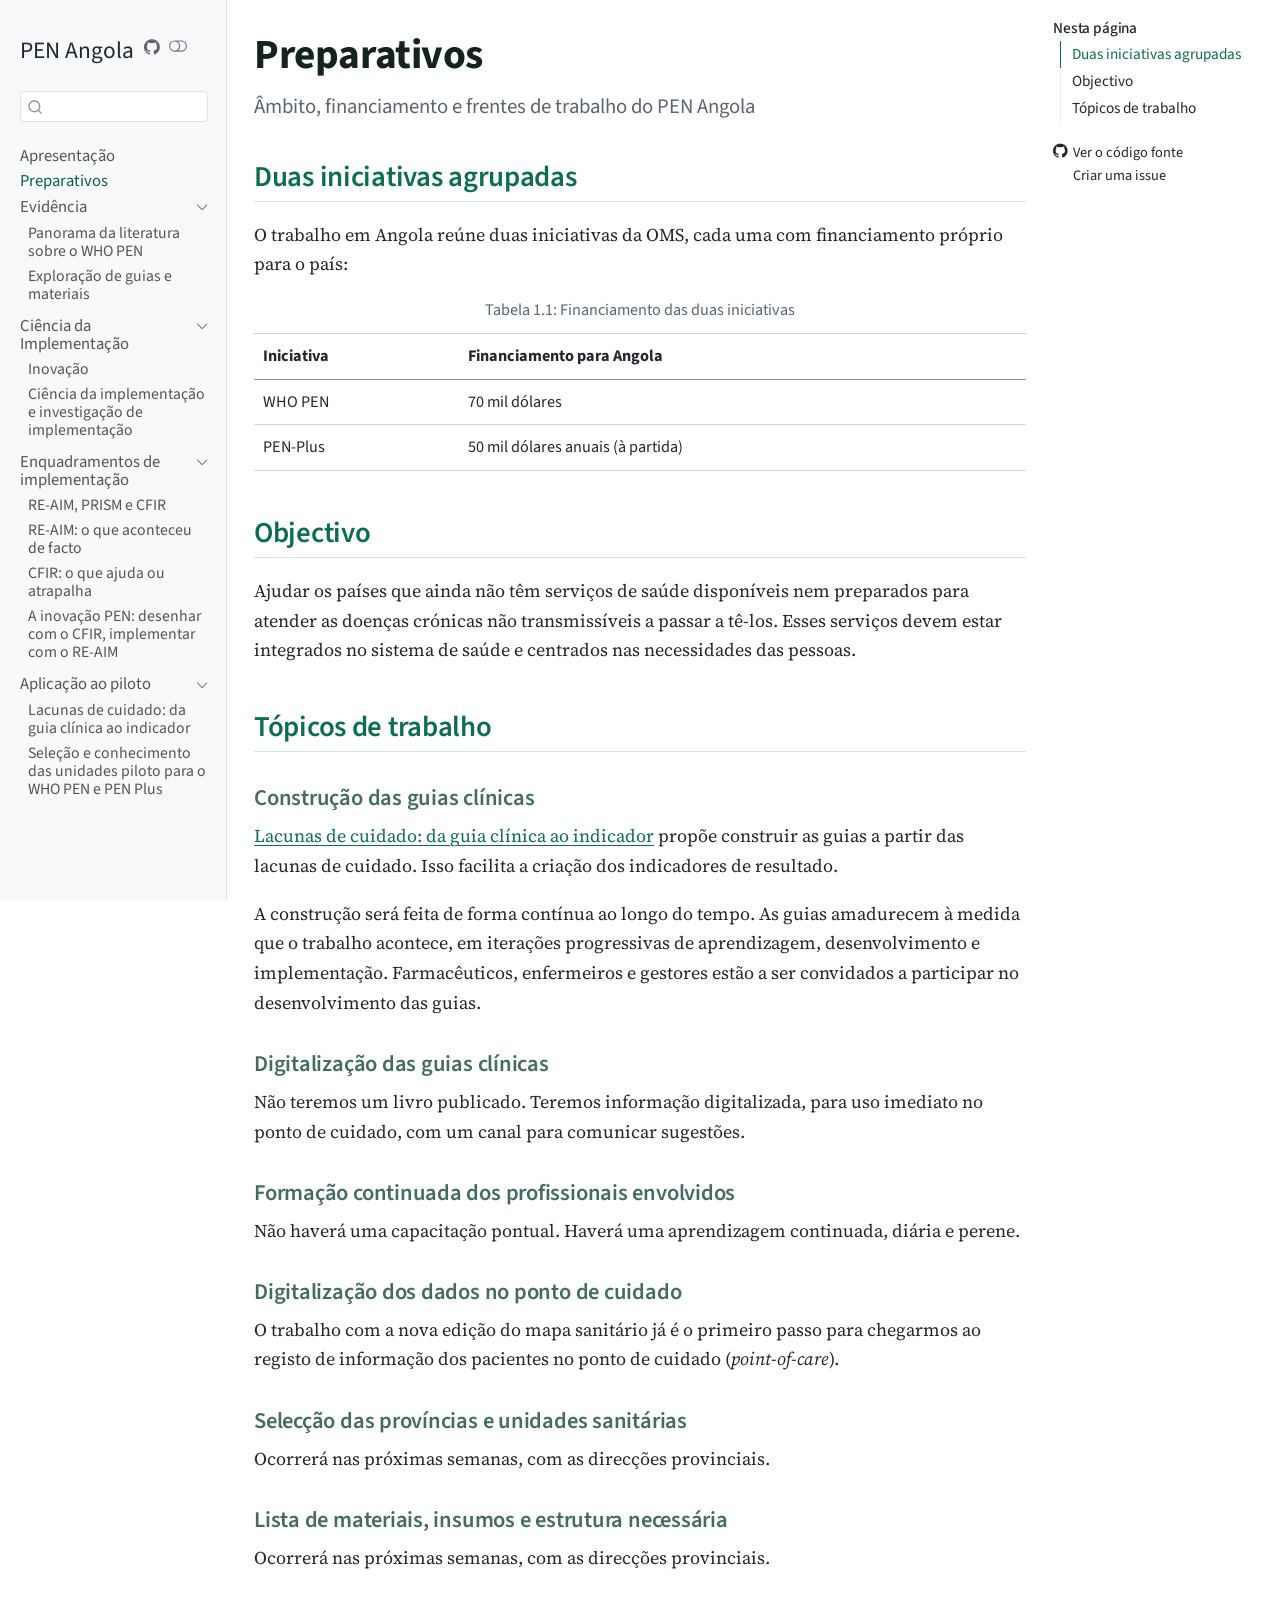
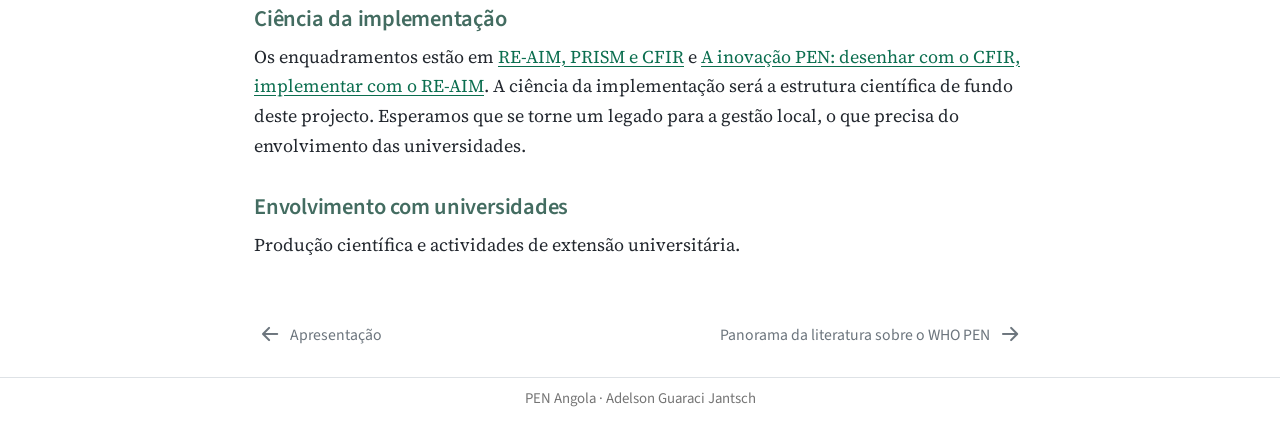
<file: preparativos.html>
<!DOCTYPE html>
<html xmlns="http://www.w3.org/1999/xhtml" lang="pt" xml:lang="pt"><head>

<meta charset="utf-8">
<meta name="generator" content="quarto-1.6.42">

<meta name="viewport" content="width=device-width, initial-scale=1.0, user-scalable=yes">


<title>Preparativos – PEN Angola</title>
<style>
code{white-space: pre-wrap;}
span.smallcaps{font-variant: small-caps;}
div.columns{display: flex; gap: min(4vw, 1.5em);}
div.column{flex: auto; overflow-x: auto;}
div.hanging-indent{margin-left: 1.5em; text-indent: -1.5em;}
ul.task-list{list-style: none;}
ul.task-list li input[type="checkbox"] {
  width: 0.8em;
  margin: 0 0.8em 0.2em -1em; /* quarto-specific, see https://github.com/quarto-dev/quarto-cli/issues/4556 */ 
  vertical-align: middle;
}
</style>


<script src="site_libs/quarto-nav/quarto-nav.js"></script>
<script src="site_libs/quarto-nav/headroom.min.js"></script>
<script src="site_libs/clipboard/clipboard.min.js"></script>
<script src="site_libs/quarto-search/autocomplete.umd.js"></script>
<script src="site_libs/quarto-search/fuse.min.js"></script>
<script src="site_libs/quarto-search/quarto-search.js"></script>
<meta name="quarto:offset" content="./">
<link href="./panorama-literatura-pen.html" rel="next">
<link href="./index.html" rel="prev">
<script src="site_libs/quarto-html/quarto.js"></script>
<script src="site_libs/quarto-html/popper.min.js"></script>
<script src="site_libs/quarto-html/tippy.umd.min.js"></script>
<script src="site_libs/quarto-html/anchor.min.js"></script>
<link href="site_libs/quarto-html/tippy.css" rel="stylesheet">
<link href="site_libs/quarto-html/quarto-syntax-highlighting-4861398f4ea4dd5626286ff060da9aaa.css" rel="stylesheet" class="quarto-color-scheme" id="quarto-text-highlighting-styles">
<link href="site_libs/quarto-html/quarto-syntax-highlighting-dark-8ec700a41a46c83acda2eba9f9d2be0c.css" rel="prefetch" class="quarto-color-scheme quarto-color-alternate" id="quarto-text-highlighting-styles">
<script src="site_libs/bootstrap/bootstrap.min.js"></script>
<link href="site_libs/bootstrap/bootstrap-icons.css" rel="stylesheet">
<link href="site_libs/bootstrap/bootstrap-f7fa54daab96ddf3f471d8b822569a91.min.css" rel="stylesheet" append-hash="true" class="quarto-color-scheme" id="quarto-bootstrap" data-mode="light">
<link href="site_libs/bootstrap/bootstrap-dark-57233b4793763523764f64a2e98dc056.min.css" rel="prefetch" append-hash="true" class="quarto-color-scheme quarto-color-alternate" id="quarto-bootstrap" data-mode="dark">
<script id="quarto-search-options" type="application/json">{
  "location": "sidebar",
  "copy-button": false,
  "collapse-after": 3,
  "panel-placement": "start",
  "type": "textbox",
  "limit": 50,
  "keyboard-shortcut": [
    "f",
    "/",
    "s"
  ],
  "show-item-context": false,
  "language": {
    "search-no-results-text": "Nenhum resultado",
    "search-matching-documents-text": "documentos correspondentes",
    "search-copy-link-title": "Copiar link para a busca",
    "search-hide-matches-text": "Esconder correspondências adicionais",
    "search-more-match-text": "mais correspondência neste documento",
    "search-more-matches-text": "mais correspondências neste documento",
    "search-clear-button-title": "Limpar",
    "search-text-placeholder": "",
    "search-detached-cancel-button-title": "Cancelar",
    "search-submit-button-title": "Enviar",
    "search-label": "Procurar"
  }
}</script>
<style>html{ scroll-behavior: smooth; }</style>


</head>

<body class="nav-sidebar docked">

<div id="quarto-search-results"></div>
  <header id="quarto-header" class="headroom fixed-top">
  <nav class="quarto-secondary-nav">
    <div class="container-fluid d-flex">
      <button type="button" class="quarto-btn-toggle btn" data-bs-toggle="collapse" role="button" data-bs-target=".quarto-sidebar-collapse-item" aria-controls="quarto-sidebar" aria-expanded="false" aria-label="Alternar barra lateral" onclick="if (window.quartoToggleHeadroom) { window.quartoToggleHeadroom(); }">
        <i class="bi bi-layout-text-sidebar-reverse"></i>
      </button>
        <nav class="quarto-page-breadcrumbs" aria-label="breadcrumb"><ol class="breadcrumb"><li class="breadcrumb-item"><a href="./preparativos.html"><span class="chapter-title">Preparativos</span></a></li></ol></nav>
        <a class="flex-grow-1" role="navigation" data-bs-toggle="collapse" data-bs-target=".quarto-sidebar-collapse-item" aria-controls="quarto-sidebar" aria-expanded="false" aria-label="Alternar barra lateral" onclick="if (window.quartoToggleHeadroom) { window.quartoToggleHeadroom(); }">      
        </a>
      <button type="button" class="btn quarto-search-button" aria-label="Procurar" onclick="window.quartoOpenSearch();">
        <i class="bi bi-search"></i>
      </button>
    </div>
  </nav>
</header>
<!-- content -->
<div id="quarto-content" class="quarto-container page-columns page-rows-contents page-layout-article">
<!-- sidebar -->
  <nav id="quarto-sidebar" class="sidebar collapse collapse-horizontal quarto-sidebar-collapse-item sidebar-navigation docked overflow-auto">
    <div class="pt-lg-2 mt-2 text-left sidebar-header">
    <div class="sidebar-title mb-0 py-0">
      <a href="./">PEN Angola</a> 
        <div class="sidebar-tools-main">
    <a href="https://github.com/filustrias/PEN_Angola" title="Código fonte" class="quarto-navigation-tool px-1" aria-label="Código fonte"><i class="bi bi-github"></i></a>
  <a href="" class="quarto-color-scheme-toggle quarto-navigation-tool  px-1" onclick="window.quartoToggleColorScheme(); return false;" title="Alternar modo escuro"><i class="bi"></i></a>
</div>
    </div>
      </div>
        <div class="mt-2 flex-shrink-0 align-items-center">
        <div class="sidebar-search">
        <div id="quarto-search" class="" title="Procurar"></div>
        </div>
        </div>
    <div class="sidebar-menu-container"> 
    <ul class="list-unstyled mt-1">
        <li class="sidebar-item">
  <div class="sidebar-item-container"> 
  <a href="./index.html" class="sidebar-item-text sidebar-link">
 <span class="menu-text">Apresentação</span></a>
  </div>
</li>
        <li class="sidebar-item">
  <div class="sidebar-item-container"> 
  <a href="./preparativos.html" class="sidebar-item-text sidebar-link active"><span class="chapter-title">Preparativos</span></a>
  </div>
</li>
        <li class="sidebar-item sidebar-item-section">
      <div class="sidebar-item-container"> 
            <a class="sidebar-item-text sidebar-link text-start" data-bs-toggle="collapse" data-bs-target="#quarto-sidebar-section-1" role="navigation" aria-expanded="true">
 <span class="menu-text">Evidência</span></a>
          <a class="sidebar-item-toggle text-start" data-bs-toggle="collapse" data-bs-target="#quarto-sidebar-section-1" role="navigation" aria-expanded="true" aria-label="Alternar seção">
            <i class="bi bi-chevron-right ms-2"></i>
          </a> 
      </div>
      <ul id="quarto-sidebar-section-1" class="collapse list-unstyled sidebar-section depth1 show">  
          <li class="sidebar-item">
  <div class="sidebar-item-container"> 
  <a href="./panorama-literatura-pen.html" class="sidebar-item-text sidebar-link"><span class="chapter-title">Panorama da literatura sobre o WHO PEN</span></a>
  </div>
</li>
          <li class="sidebar-item">
  <div class="sidebar-item-container"> 
  <a href="./exploracao-guias-materiais.html" class="sidebar-item-text sidebar-link"><span class="chapter-title">Exploração de guias e materiais</span></a>
  </div>
</li>
      </ul>
  </li>
        <li class="sidebar-item sidebar-item-section">
      <div class="sidebar-item-container"> 
            <a class="sidebar-item-text sidebar-link text-start" data-bs-toggle="collapse" data-bs-target="#quarto-sidebar-section-2" role="navigation" aria-expanded="true">
 <span class="menu-text">Ciência da Implementação</span></a>
          <a class="sidebar-item-toggle text-start" data-bs-toggle="collapse" data-bs-target="#quarto-sidebar-section-2" role="navigation" aria-expanded="true" aria-label="Alternar seção">
            <i class="bi bi-chevron-right ms-2"></i>
          </a> 
      </div>
      <ul id="quarto-sidebar-section-2" class="collapse list-unstyled sidebar-section depth1 show">  
          <li class="sidebar-item">
  <div class="sidebar-item-container"> 
  <a href="./inovacao.html" class="sidebar-item-text sidebar-link"><span class="chapter-title">Inovação</span></a>
  </div>
</li>
          <li class="sidebar-item">
  <div class="sidebar-item-container"> 
  <a href="./ciencia-implementacao.html" class="sidebar-item-text sidebar-link"><span class="chapter-title">Ciência da implementação e investigação de implementação</span></a>
  </div>
</li>
      </ul>
  </li>
        <li class="sidebar-item sidebar-item-section">
      <div class="sidebar-item-container"> 
            <a class="sidebar-item-text sidebar-link text-start" data-bs-toggle="collapse" data-bs-target="#quarto-sidebar-section-3" role="navigation" aria-expanded="true">
 <span class="menu-text">Enquadramentos de implementação</span></a>
          <a class="sidebar-item-toggle text-start" data-bs-toggle="collapse" data-bs-target="#quarto-sidebar-section-3" role="navigation" aria-expanded="true" aria-label="Alternar seção">
            <i class="bi bi-chevron-right ms-2"></i>
          </a> 
      </div>
      <ul id="quarto-sidebar-section-3" class="collapse list-unstyled sidebar-section depth1 show">  
          <li class="sidebar-item">
  <div class="sidebar-item-container"> 
  <a href="./reaim-prism-cfir-pen-angola.html" class="sidebar-item-text sidebar-link"><span class="chapter-title">RE-AIM, PRISM e CFIR</span></a>
  </div>
</li>
          <li class="sidebar-item">
  <div class="sidebar-item-container"> 
  <a href="./reaim.html" class="sidebar-item-text sidebar-link"><span class="chapter-title">RE-AIM: o que aconteceu de facto</span></a>
  </div>
</li>
          <li class="sidebar-item">
  <div class="sidebar-item-container"> 
  <a href="./cfir.html" class="sidebar-item-text sidebar-link"><span class="chapter-title">CFIR: o que ajuda ou atrapalha</span></a>
  </div>
</li>
          <li class="sidebar-item">
  <div class="sidebar-item-container"> 
  <a href="./cfir-reaim-desenho-pen.html" class="sidebar-item-text sidebar-link"><span class="chapter-title">A inovação PEN: desenhar com o CFIR, implementar com o RE-AIM</span></a>
  </div>
</li>
      </ul>
  </li>
        <li class="sidebar-item sidebar-item-section">
      <div class="sidebar-item-container"> 
            <a class="sidebar-item-text sidebar-link text-start" data-bs-toggle="collapse" data-bs-target="#quarto-sidebar-section-4" role="navigation" aria-expanded="true">
 <span class="menu-text">Aplicação ao piloto</span></a>
          <a class="sidebar-item-toggle text-start" data-bs-toggle="collapse" data-bs-target="#quarto-sidebar-section-4" role="navigation" aria-expanded="true" aria-label="Alternar seção">
            <i class="bi bi-chevron-right ms-2"></i>
          </a> 
      </div>
      <ul id="quarto-sidebar-section-4" class="collapse list-unstyled sidebar-section depth1 show">  
          <li class="sidebar-item">
  <div class="sidebar-item-container"> 
  <a href="./lacunas-de-cuidado-pen-angola.html" class="sidebar-item-text sidebar-link"><span class="chapter-title">Lacunas de cuidado: da guia clínica ao indicador</span></a>
  </div>
</li>
          <li class="sidebar-item">
  <div class="sidebar-item-container"> 
  <a href="./guiao-unidades-piloto.html" class="sidebar-item-text sidebar-link"><span class="chapter-title">Seleção e conhecimento das unidades piloto para o WHO PEN e PEN Plus</span></a>
  </div>
</li>
      </ul>
  </li>
    </ul>
    </div>
</nav>
<div id="quarto-sidebar-glass" class="quarto-sidebar-collapse-item" data-bs-toggle="collapse" data-bs-target=".quarto-sidebar-collapse-item"></div>
<!-- margin-sidebar -->
    <div id="quarto-margin-sidebar" class="sidebar margin-sidebar">
        <nav id="TOC" role="doc-toc" class="toc-active">
    <h2 id="toc-title">Nesta página</h2>
   
  <ul>
  <li><a href="#duas-iniciativas-agrupadas" id="toc-duas-iniciativas-agrupadas" class="nav-link active" data-scroll-target="#duas-iniciativas-agrupadas">Duas iniciativas agrupadas</a></li>
  <li><a href="#objectivo" id="toc-objectivo" class="nav-link" data-scroll-target="#objectivo">Objectivo</a></li>
  <li><a href="#tópicos-de-trabalho" id="toc-tópicos-de-trabalho" class="nav-link" data-scroll-target="#tópicos-de-trabalho">Tópicos de trabalho</a>
  <ul class="collapse">
  <li><a href="#construção-das-guias-clínicas" id="toc-construção-das-guias-clínicas" class="nav-link" data-scroll-target="#construção-das-guias-clínicas">Construção das guias clínicas</a></li>
  <li><a href="#digitalização-das-guias-clínicas" id="toc-digitalização-das-guias-clínicas" class="nav-link" data-scroll-target="#digitalização-das-guias-clínicas">Digitalização das guias clínicas</a></li>
  <li><a href="#formação-continuada-dos-profissionais-envolvidos" id="toc-formação-continuada-dos-profissionais-envolvidos" class="nav-link" data-scroll-target="#formação-continuada-dos-profissionais-envolvidos">Formação continuada dos profissionais envolvidos</a></li>
  <li><a href="#digitalização-dos-dados-no-ponto-de-cuidado" id="toc-digitalização-dos-dados-no-ponto-de-cuidado" class="nav-link" data-scroll-target="#digitalização-dos-dados-no-ponto-de-cuidado">Digitalização dos dados no ponto de cuidado</a></li>
  <li><a href="#selecção-das-províncias-e-unidades-sanitárias" id="toc-selecção-das-províncias-e-unidades-sanitárias" class="nav-link" data-scroll-target="#selecção-das-províncias-e-unidades-sanitárias">Selecção das províncias e unidades sanitárias</a></li>
  <li><a href="#lista-de-materiais-insumos-e-estrutura-necessária" id="toc-lista-de-materiais-insumos-e-estrutura-necessária" class="nav-link" data-scroll-target="#lista-de-materiais-insumos-e-estrutura-necessária">Lista de materiais, insumos e estrutura necessária</a></li>
  <li><a href="#ciência-da-implementação" id="toc-ciência-da-implementação" class="nav-link" data-scroll-target="#ciência-da-implementação">Ciência da implementação</a></li>
  <li><a href="#envolvimento-com-universidades" id="toc-envolvimento-com-universidades" class="nav-link" data-scroll-target="#envolvimento-com-universidades">Envolvimento com universidades</a></li>
  </ul></li>
  </ul>
<div class="toc-actions"><ul><li><a href="https://github.com/filustrias/PEN_Angola/blob/main/preparativos.qmd" class="toc-action"><i class="bi bi-github"></i>Ver o código fonte</a></li><li><a href="https://github.com/filustrias/PEN_Angola/issues/new" class="toc-action"><i class="bi empty"></i>Criar uma issue</a></li></ul></div></nav>
    </div>
<!-- main -->
<main class="content" id="quarto-document-content">

<header id="title-block-header" class="quarto-title-block default">
<div class="quarto-title">
<h1 class="title"><span id="sec-preparativos" class="quarto-section-identifier"><span class="chapter-title">Preparativos</span></span></h1>
</div>



<div class="quarto-title-meta">

    
  
    
  </div>
  


</header>


<div class="chapter-subtitle">
<p>Âmbito, financiamento e frentes de trabalho do PEN Angola</p>
</div>
<section id="duas-iniciativas-agrupadas" class="level2">
<h2 class="anchored" data-anchor-id="duas-iniciativas-agrupadas">Duas iniciativas agrupadas</h2>
<p>O trabalho em Angola reúne duas iniciativas da OMS, cada uma com financiamento próprio para o país:</p>
<div id="tbl-financiamento" class="quarto-float quarto-figure quarto-figure-center anchored">
<figure class="quarto-float quarto-float-tbl figure">
<figcaption class="quarto-float-caption-top quarto-float-caption quarto-float-tbl" id="tbl-financiamento-caption-0ceaefa1-69ba-4598-a22c-09a6ac19f8ca">
Tabela&nbsp;1.1: Financiamento das duas iniciativas
</figcaption>
<div aria-describedby="tbl-financiamento-caption-0ceaefa1-69ba-4598-a22c-09a6ac19f8ca">
<table class="caption-top table">
<thead>
<tr class="header">
<th style="text-align: left;">Iniciativa</th>
<th style="text-align: left;">Financiamento para Angola</th>
</tr>
</thead>
<tbody>
<tr class="odd">
<td style="text-align: left;">WHO PEN</td>
<td style="text-align: left;">70 mil dólares</td>
</tr>
<tr class="even">
<td style="text-align: left;">PEN-Plus</td>
<td style="text-align: left;">50 mil dólares anuais (à partida)</td>
</tr>
</tbody>
</table>
</div>
</figure>
</div>
</section>
<section id="objectivo" class="level2">
<h2 class="anchored" data-anchor-id="objectivo">Objectivo</h2>
<p>Ajudar os países que ainda não têm serviços de saúde disponíveis nem preparados para atender as doenças crónicas não transmissíveis a passar a tê-los. Esses serviços devem estar integrados no sistema de saúde e centrados nas necessidades das pessoas.</p>
</section>
<section id="tópicos-de-trabalho" class="level2">
<h2 class="anchored" data-anchor-id="tópicos-de-trabalho">Tópicos de trabalho</h2>
<section id="construção-das-guias-clínicas" class="level3">
<h3 class="anchored" data-anchor-id="construção-das-guias-clínicas">Construção das guias clínicas</h3>
<p><a href="lacunas-de-cuidado-pen-angola.html" class="quarto-xref"><span>Lacunas de cuidado: da guia clínica ao indicador</span></a> propõe construir as guias a partir das lacunas de cuidado. Isso facilita a criação dos indicadores de resultado.</p>
<p>A construção será feita de forma contínua ao longo do tempo. As guias amadurecem à medida que o trabalho acontece, em iterações progressivas de aprendizagem, desenvolvimento e implementação. Farmacêuticos, enfermeiros e gestores estão a ser convidados a participar no desenvolvimento das guias.</p>
</section>
<section id="digitalização-das-guias-clínicas" class="level3">
<h3 class="anchored" data-anchor-id="digitalização-das-guias-clínicas">Digitalização das guias clínicas</h3>
<p>Não teremos um livro publicado. Teremos informação digitalizada, para uso imediato no ponto de cuidado, com um canal para comunicar sugestões.</p>
</section>
<section id="formação-continuada-dos-profissionais-envolvidos" class="level3">
<h3 class="anchored" data-anchor-id="formação-continuada-dos-profissionais-envolvidos">Formação continuada dos profissionais envolvidos</h3>
<p>Não haverá uma capacitação pontual. Haverá uma aprendizagem continuada, diária e perene.</p>
</section>
<section id="digitalização-dos-dados-no-ponto-de-cuidado" class="level3">
<h3 class="anchored" data-anchor-id="digitalização-dos-dados-no-ponto-de-cuidado">Digitalização dos dados no ponto de cuidado</h3>
<p>O trabalho com a nova edição do mapa sanitário já é o primeiro passo para chegarmos ao registo de informação dos pacientes no ponto de cuidado (<em>point-of-care</em>).</p>
</section>
<section id="selecção-das-províncias-e-unidades-sanitárias" class="level3">
<h3 class="anchored" data-anchor-id="selecção-das-províncias-e-unidades-sanitárias">Selecção das províncias e unidades sanitárias</h3>
<p>Ocorrerá nas próximas semanas, com as direcções provinciais.</p>
</section>
<section id="lista-de-materiais-insumos-e-estrutura-necessária" class="level3">
<h3 class="anchored" data-anchor-id="lista-de-materiais-insumos-e-estrutura-necessária">Lista de materiais, insumos e estrutura necessária</h3>
<p>Ocorrerá nas próximas semanas, com as direcções provinciais.</p>
</section>
<section id="ciência-da-implementação" class="level3">
<h3 class="anchored" data-anchor-id="ciência-da-implementação">Ciência da implementação</h3>
<p>Os enquadramentos estão em <a href="reaim-prism-cfir-pen-angola.html" class="quarto-xref"><span>RE-AIM, PRISM e CFIR</span></a> e <a href="cfir-reaim-desenho-pen.html" class="quarto-xref"><span>A inovação PEN: desenhar com o CFIR, implementar com o RE-AIM</span></a>. A ciência da implementação será a estrutura científica de fundo deste projecto. Esperamos que se torne um legado para a gestão local, o que precisa do envolvimento das universidades.</p>
</section>
<section id="envolvimento-com-universidades" class="level3">
<h3 class="anchored" data-anchor-id="envolvimento-com-universidades">Envolvimento com universidades</h3>
<p>Produção científica e actividades de extensão universitária.</p>


</section>
</section>

</main> <!-- /main -->
<script id="quarto-html-after-body" type="application/javascript">
window.document.addEventListener("DOMContentLoaded", function (event) {
  const toggleBodyColorMode = (bsSheetEl) => {
    const mode = bsSheetEl.getAttribute("data-mode");
    const bodyEl = window.document.querySelector("body");
    if (mode === "dark") {
      bodyEl.classList.add("quarto-dark");
      bodyEl.classList.remove("quarto-light");
    } else {
      bodyEl.classList.add("quarto-light");
      bodyEl.classList.remove("quarto-dark");
    }
  }
  const toggleBodyColorPrimary = () => {
    const bsSheetEl = window.document.querySelector("link#quarto-bootstrap");
    if (bsSheetEl) {
      toggleBodyColorMode(bsSheetEl);
    }
  }
  toggleBodyColorPrimary();  
  const disableStylesheet = (stylesheets) => {
    for (let i=0; i < stylesheets.length; i++) {
      const stylesheet = stylesheets[i];
      stylesheet.rel = 'prefetch';
    }
  }
  const enableStylesheet = (stylesheets) => {
    for (let i=0; i < stylesheets.length; i++) {
      const stylesheet = stylesheets[i];
      stylesheet.rel = 'stylesheet';
    }
  }
  const manageTransitions = (selector, allowTransitions) => {
    const els = window.document.querySelectorAll(selector);
    for (let i=0; i < els.length; i++) {
      const el = els[i];
      if (allowTransitions) {
        el.classList.remove('notransition');
      } else {
        el.classList.add('notransition');
      }
    }
  }
  const toggleGiscusIfUsed = (isAlternate, darkModeDefault) => {
    const baseTheme = document.querySelector('#giscus-base-theme')?.value ?? 'light';
    const alternateTheme = document.querySelector('#giscus-alt-theme')?.value ?? 'dark';
    let newTheme = '';
    if(darkModeDefault) {
      newTheme = isAlternate ? baseTheme : alternateTheme;
    } else {
      newTheme = isAlternate ? alternateTheme : baseTheme;
    }
    const changeGiscusTheme = () => {
      // From: https://github.com/giscus/giscus/issues/336
      const sendMessage = (message) => {
        const iframe = document.querySelector('iframe.giscus-frame');
        if (!iframe) return;
        iframe.contentWindow.postMessage({ giscus: message }, 'https://giscus.app');
      }
      sendMessage({
        setConfig: {
          theme: newTheme
        }
      });
    }
    const isGiscussLoaded = window.document.querySelector('iframe.giscus-frame') !== null;
    if (isGiscussLoaded) {
      changeGiscusTheme();
    }
  }
  const toggleColorMode = (alternate) => {
    // Switch the stylesheets
    const alternateStylesheets = window.document.querySelectorAll('link.quarto-color-scheme.quarto-color-alternate');
    manageTransitions('#quarto-margin-sidebar .nav-link', false);
    if (alternate) {
      enableStylesheet(alternateStylesheets);
      for (const sheetNode of alternateStylesheets) {
        if (sheetNode.id === "quarto-bootstrap") {
          toggleBodyColorMode(sheetNode);
        }
      }
    } else {
      disableStylesheet(alternateStylesheets);
      toggleBodyColorPrimary();
    }
    manageTransitions('#quarto-margin-sidebar .nav-link', true);
    // Switch the toggles
    const toggles = window.document.querySelectorAll('.quarto-color-scheme-toggle');
    for (let i=0; i < toggles.length; i++) {
      const toggle = toggles[i];
      if (toggle) {
        if (alternate) {
          toggle.classList.add("alternate");     
        } else {
          toggle.classList.remove("alternate");
        }
      }
    }
    // Hack to workaround the fact that safari doesn't
    // properly recolor the scrollbar when toggling (#1455)
    if (navigator.userAgent.indexOf('Safari') > 0 && navigator.userAgent.indexOf('Chrome') == -1) {
      manageTransitions("body", false);
      window.scrollTo(0, 1);
      setTimeout(() => {
        window.scrollTo(0, 0);
        manageTransitions("body", true);
      }, 40);  
    }
  }
  const isFileUrl = () => { 
    return window.location.protocol === 'file:';
  }
  const hasAlternateSentinel = () => {  
    let styleSentinel = getColorSchemeSentinel();
    if (styleSentinel !== null) {
      return styleSentinel === "alternate";
    } else {
      return false;
    }
  }
  const setStyleSentinel = (alternate) => {
    const value = alternate ? "alternate" : "default";
    if (!isFileUrl()) {
      window.localStorage.setItem("quarto-color-scheme", value);
    } else {
      localAlternateSentinel = value;
    }
  }
  const getColorSchemeSentinel = () => {
    if (!isFileUrl()) {
      const storageValue = window.localStorage.getItem("quarto-color-scheme");
      return storageValue != null ? storageValue : localAlternateSentinel;
    } else {
      return localAlternateSentinel;
    }
  }
  const darkModeDefault = false;
  let localAlternateSentinel = darkModeDefault ? 'alternate' : 'default';
  // Dark / light mode switch
  window.quartoToggleColorScheme = () => {
    // Read the current dark / light value 
    let toAlternate = !hasAlternateSentinel();
    toggleColorMode(toAlternate);
    setStyleSentinel(toAlternate);
    toggleGiscusIfUsed(toAlternate, darkModeDefault);
  };
  // Ensure there is a toggle, if there isn't float one in the top right
  if (window.document.querySelector('.quarto-color-scheme-toggle') === null) {
    const a = window.document.createElement('a');
    a.classList.add('top-right');
    a.classList.add('quarto-color-scheme-toggle');
    a.href = "";
    a.onclick = function() { try { window.quartoToggleColorScheme(); } catch {} return false; };
    const i = window.document.createElement("i");
    i.classList.add('bi');
    a.appendChild(i);
    window.document.body.appendChild(a);
  }
  // Switch to dark mode if need be
  if (hasAlternateSentinel()) {
    toggleColorMode(true);
  } else {
    toggleColorMode(false);
  }
  const icon = "";
  const anchorJS = new window.AnchorJS();
  anchorJS.options = {
    placement: 'right',
    icon: icon
  };
  anchorJS.add('.anchored');
  const isCodeAnnotation = (el) => {
    for (const clz of el.classList) {
      if (clz.startsWith('code-annotation-')) {                     
        return true;
      }
    }
    return false;
  }
  const onCopySuccess = function(e) {
    // button target
    const button = e.trigger;
    // don't keep focus
    button.blur();
    // flash "checked"
    button.classList.add('code-copy-button-checked');
    var currentTitle = button.getAttribute("title");
    button.setAttribute("title", "Copiada");
    let tooltip;
    if (window.bootstrap) {
      button.setAttribute("data-bs-toggle", "tooltip");
      button.setAttribute("data-bs-placement", "left");
      button.setAttribute("data-bs-title", "Copiada");
      tooltip = new bootstrap.Tooltip(button, 
        { trigger: "manual", 
          customClass: "code-copy-button-tooltip",
          offset: [0, -8]});
      tooltip.show();    
    }
    setTimeout(function() {
      if (tooltip) {
        tooltip.hide();
        button.removeAttribute("data-bs-title");
        button.removeAttribute("data-bs-toggle");
        button.removeAttribute("data-bs-placement");
      }
      button.setAttribute("title", currentTitle);
      button.classList.remove('code-copy-button-checked');
    }, 1000);
    // clear code selection
    e.clearSelection();
  }
  const getTextToCopy = function(trigger) {
      const codeEl = trigger.previousElementSibling.cloneNode(true);
      for (const childEl of codeEl.children) {
        if (isCodeAnnotation(childEl)) {
          childEl.remove();
        }
      }
      return codeEl.innerText;
  }
  const clipboard = new window.ClipboardJS('.code-copy-button:not([data-in-quarto-modal])', {
    text: getTextToCopy
  });
  clipboard.on('success', onCopySuccess);
  if (window.document.getElementById('quarto-embedded-source-code-modal')) {
    const clipboardModal = new window.ClipboardJS('.code-copy-button[data-in-quarto-modal]', {
      text: getTextToCopy,
      container: window.document.getElementById('quarto-embedded-source-code-modal')
    });
    clipboardModal.on('success', onCopySuccess);
  }
    var localhostRegex = new RegExp(/^(?:http|https):\/\/localhost\:?[0-9]*\//);
    var mailtoRegex = new RegExp(/^mailto:/);
      var filterRegex = new RegExp("^(?:http:|https:)\/\/filustrias\.github\.io\/PEN_Angola\/");
    var isInternal = (href) => {
        return filterRegex.test(href) || localhostRegex.test(href) || mailtoRegex.test(href);
    }
    // Inspect non-navigation links and adorn them if external
 	var links = window.document.querySelectorAll('a[href]:not(.nav-link):not(.navbar-brand):not(.toc-action):not(.sidebar-link):not(.sidebar-item-toggle):not(.pagination-link):not(.no-external):not([aria-hidden]):not(.dropdown-item):not(.quarto-navigation-tool):not(.about-link)');
    for (var i=0; i<links.length; i++) {
      const link = links[i];
      if (!isInternal(link.href)) {
        // undo the damage that might have been done by quarto-nav.js in the case of
        // links that we want to consider external
        if (link.dataset.originalHref !== undefined) {
          link.href = link.dataset.originalHref;
        }
          // target, if specified
          link.setAttribute("target", "_blank");
          if (link.getAttribute("rel") === null) {
            link.setAttribute("rel", "noopener");
          }
      }
    }
  function tippyHover(el, contentFn, onTriggerFn, onUntriggerFn) {
    const config = {
      allowHTML: true,
      maxWidth: 500,
      delay: 100,
      arrow: false,
      appendTo: function(el) {
          return el.parentElement;
      },
      interactive: true,
      interactiveBorder: 10,
      theme: 'quarto',
      placement: 'bottom-start',
    };
    if (contentFn) {
      config.content = contentFn;
    }
    if (onTriggerFn) {
      config.onTrigger = onTriggerFn;
    }
    if (onUntriggerFn) {
      config.onUntrigger = onUntriggerFn;
    }
    window.tippy(el, config); 
  }
      let selectedAnnoteEl;
      const selectorForAnnotation = ( cell, annotation) => {
        let cellAttr = 'data-code-cell="' + cell + '"';
        let lineAttr = 'data-code-annotation="' +  annotation + '"';
        const selector = 'span[' + cellAttr + '][' + lineAttr + ']';
        return selector;
      }
      const selectCodeLines = (annoteEl) => {
        const doc = window.document;
        const targetCell = annoteEl.getAttribute("data-target-cell");
        const targetAnnotation = annoteEl.getAttribute("data-target-annotation");
        const annoteSpan = window.document.querySelector(selectorForAnnotation(targetCell, targetAnnotation));
        const lines = annoteSpan.getAttribute("data-code-lines").split(",");
        const lineIds = lines.map((line) => {
          return targetCell + "-" + line;
        })
        let top = null;
        let height = null;
        let parent = null;
        if (lineIds.length > 0) {
            //compute the position of the single el (top and bottom and make a div)
            const el = window.document.getElementById(lineIds[0]);
            top = el.offsetTop;
            height = el.offsetHeight;
            parent = el.parentElement.parentElement;
          if (lineIds.length > 1) {
            const lastEl = window.document.getElementById(lineIds[lineIds.length - 1]);
            const bottom = lastEl.offsetTop + lastEl.offsetHeight;
            height = bottom - top;
          }
          if (top !== null && height !== null && parent !== null) {
            // cook up a div (if necessary) and position it 
            let div = window.document.getElementById("code-annotation-line-highlight");
            if (div === null) {
              div = window.document.createElement("div");
              div.setAttribute("id", "code-annotation-line-highlight");
              div.style.position = 'absolute';
              parent.appendChild(div);
            }
            div.style.top = top - 2 + "px";
            div.style.height = height + 4 + "px";
            div.style.left = 0;
            let gutterDiv = window.document.getElementById("code-annotation-line-highlight-gutter");
            if (gutterDiv === null) {
              gutterDiv = window.document.createElement("div");
              gutterDiv.setAttribute("id", "code-annotation-line-highlight-gutter");
              gutterDiv.style.position = 'absolute';
              const codeCell = window.document.getElementById(targetCell);
              const gutter = codeCell.querySelector('.code-annotation-gutter');
              gutter.appendChild(gutterDiv);
            }
            gutterDiv.style.top = top - 2 + "px";
            gutterDiv.style.height = height + 4 + "px";
          }
          selectedAnnoteEl = annoteEl;
        }
      };
      const unselectCodeLines = () => {
        const elementsIds = ["code-annotation-line-highlight", "code-annotation-line-highlight-gutter"];
        elementsIds.forEach((elId) => {
          const div = window.document.getElementById(elId);
          if (div) {
            div.remove();
          }
        });
        selectedAnnoteEl = undefined;
      };
        // Handle positioning of the toggle
    window.addEventListener(
      "resize",
      throttle(() => {
        elRect = undefined;
        if (selectedAnnoteEl) {
          selectCodeLines(selectedAnnoteEl);
        }
      }, 10)
    );
    function throttle(fn, ms) {
    let throttle = false;
    let timer;
      return (...args) => {
        if(!throttle) { // first call gets through
            fn.apply(this, args);
            throttle = true;
        } else { // all the others get throttled
            if(timer) clearTimeout(timer); // cancel #2
            timer = setTimeout(() => {
              fn.apply(this, args);
              timer = throttle = false;
            }, ms);
        }
      };
    }
      // Attach click handler to the DT
      const annoteDls = window.document.querySelectorAll('dt[data-target-cell]');
      for (const annoteDlNode of annoteDls) {
        annoteDlNode.addEventListener('click', (event) => {
          const clickedEl = event.target;
          if (clickedEl !== selectedAnnoteEl) {
            unselectCodeLines();
            const activeEl = window.document.querySelector('dt[data-target-cell].code-annotation-active');
            if (activeEl) {
              activeEl.classList.remove('code-annotation-active');
            }
            selectCodeLines(clickedEl);
            clickedEl.classList.add('code-annotation-active');
          } else {
            // Unselect the line
            unselectCodeLines();
            clickedEl.classList.remove('code-annotation-active');
          }
        });
      }
});
</script>
<nav class="page-navigation">
  <div class="nav-page nav-page-previous">
      <a href="./index.html" class="pagination-link" aria-label="Apresentação">
        <i class="bi bi-arrow-left-short"></i> <span class="nav-page-text">Apresentação</span>
      </a>          
  </div>
  <div class="nav-page nav-page-next">
      <a href="./panorama-literatura-pen.html" class="pagination-link" aria-label="Panorama da literatura sobre o WHO PEN">
        <span class="nav-page-text"><span class="chapter-title">Panorama da literatura sobre o WHO PEN</span></span> <i class="bi bi-arrow-right-short"></i>
      </a>
  </div>
</nav>
</div> <!-- /content -->
<footer class="footer">
  <div class="nav-footer">
    <div class="nav-footer-left">
      &nbsp;
    </div>   
    <div class="nav-footer-center">
<p>PEN Angola · Adelson Guaraci Jantsch</p>
<div class="toc-actions d-sm-block d-md-none"><ul><li><a href="https://github.com/filustrias/PEN_Angola/blob/main/preparativos.qmd" class="toc-action"><i class="bi bi-github"></i>Ver o código fonte</a></li><li><a href="https://github.com/filustrias/PEN_Angola/issues/new" class="toc-action"><i class="bi empty"></i>Criar uma issue</a></li></ul></div></div>
    <div class="nav-footer-right">
      &nbsp;
    </div>
  </div>
</footer>




<script src="site_libs/quarto-html/zenscroll-min.js"></script>
</body></html>
</file>
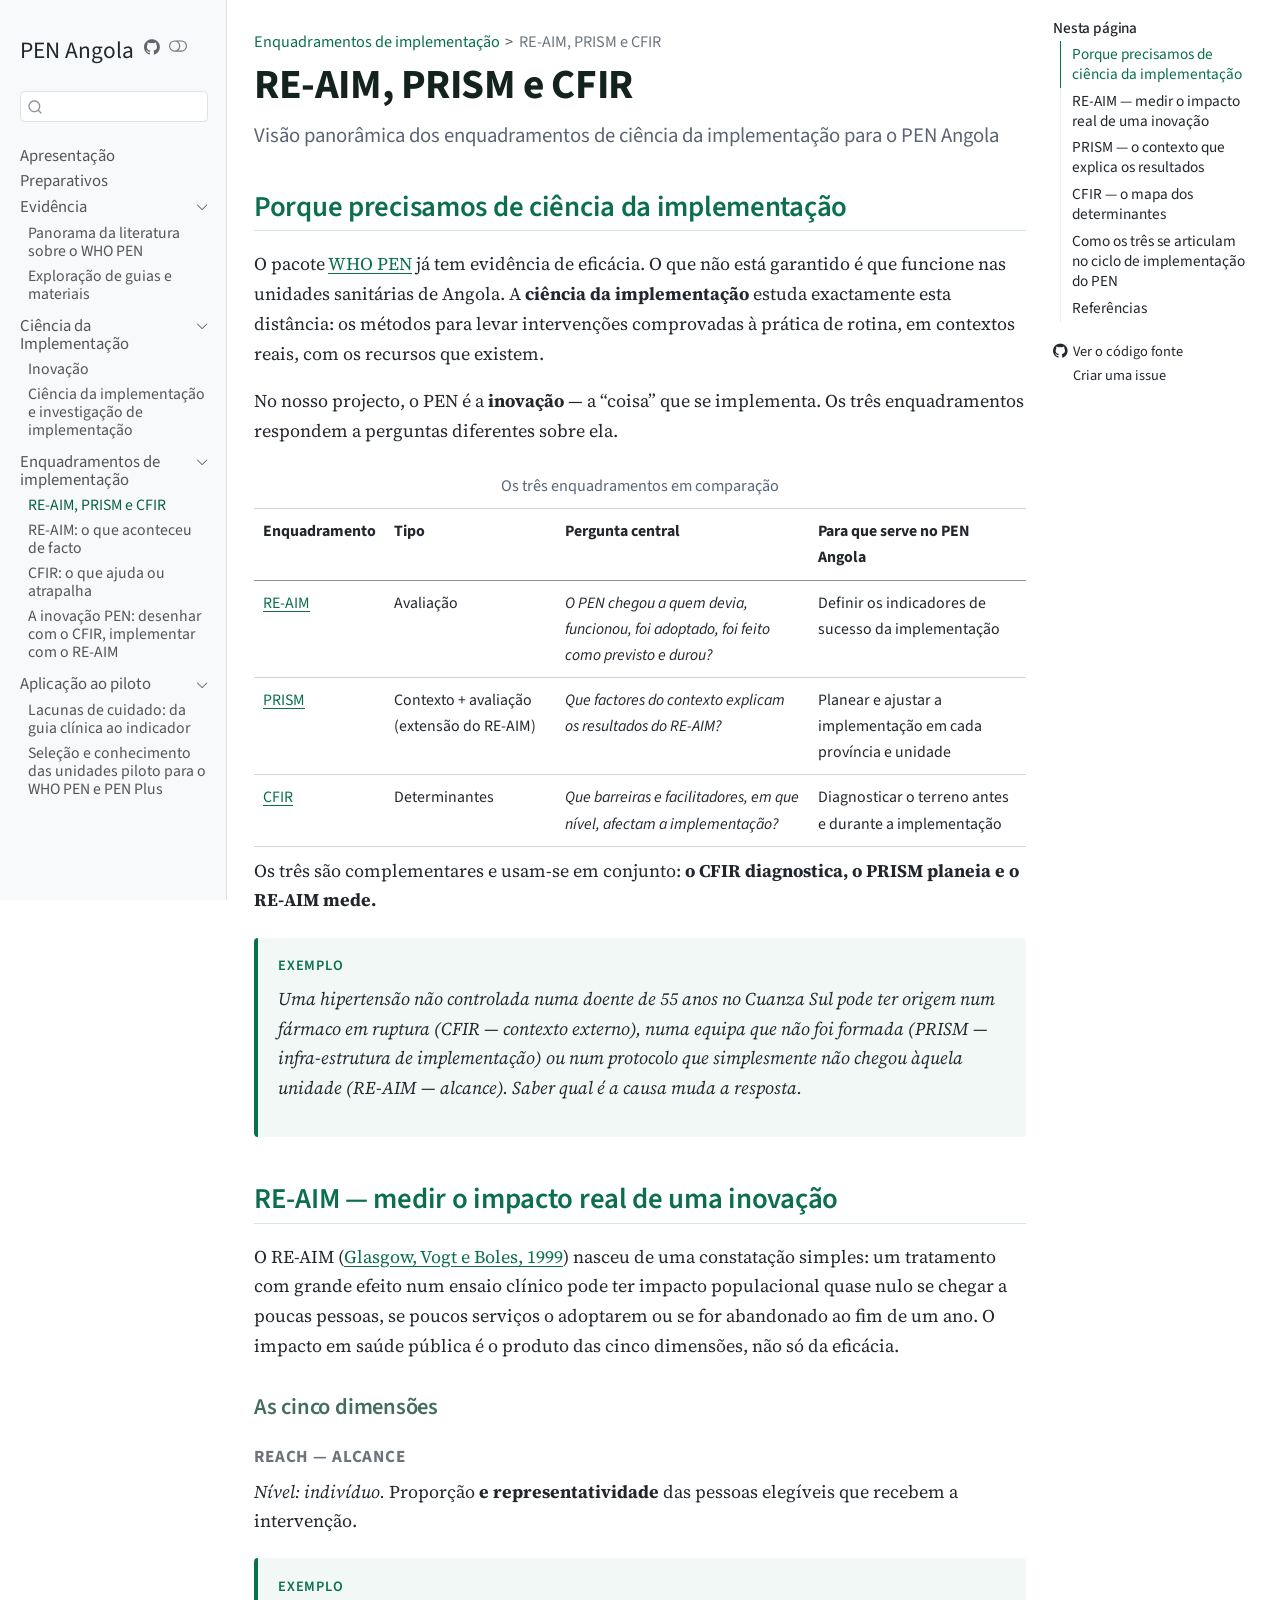
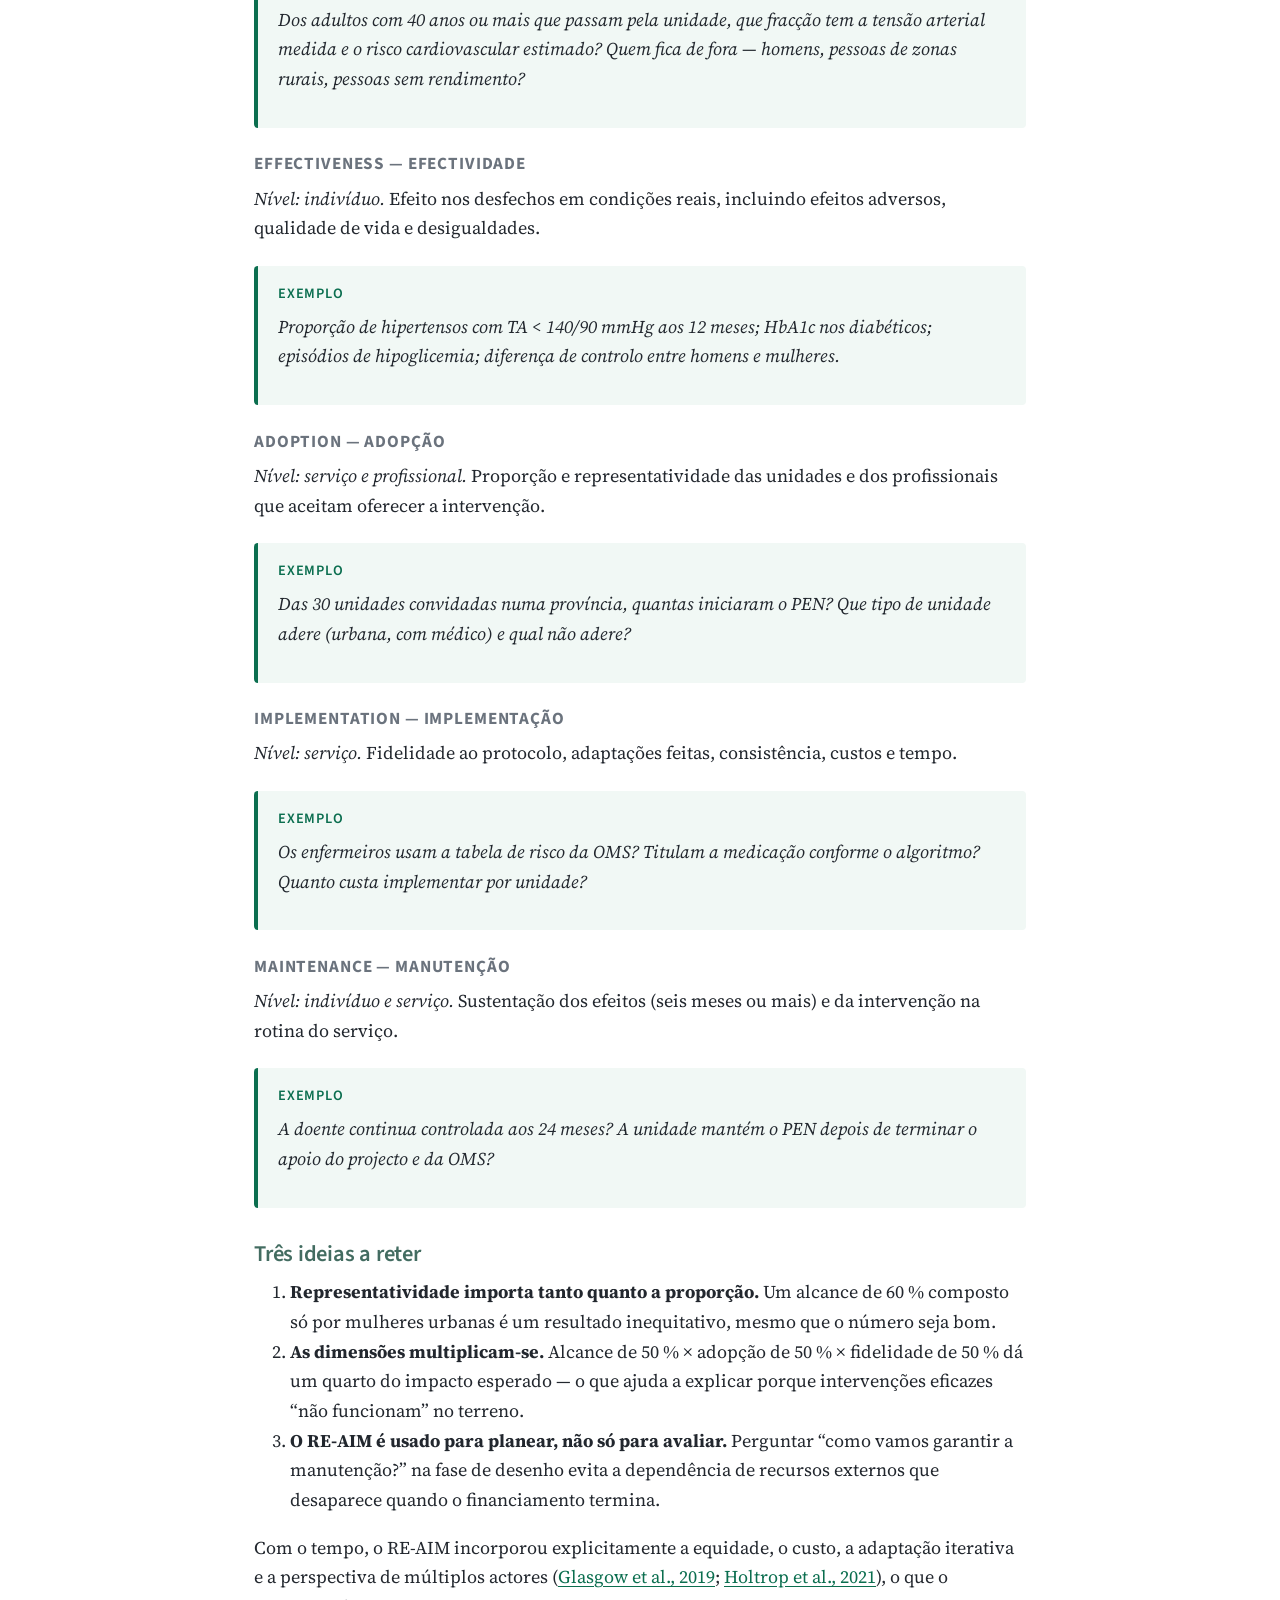
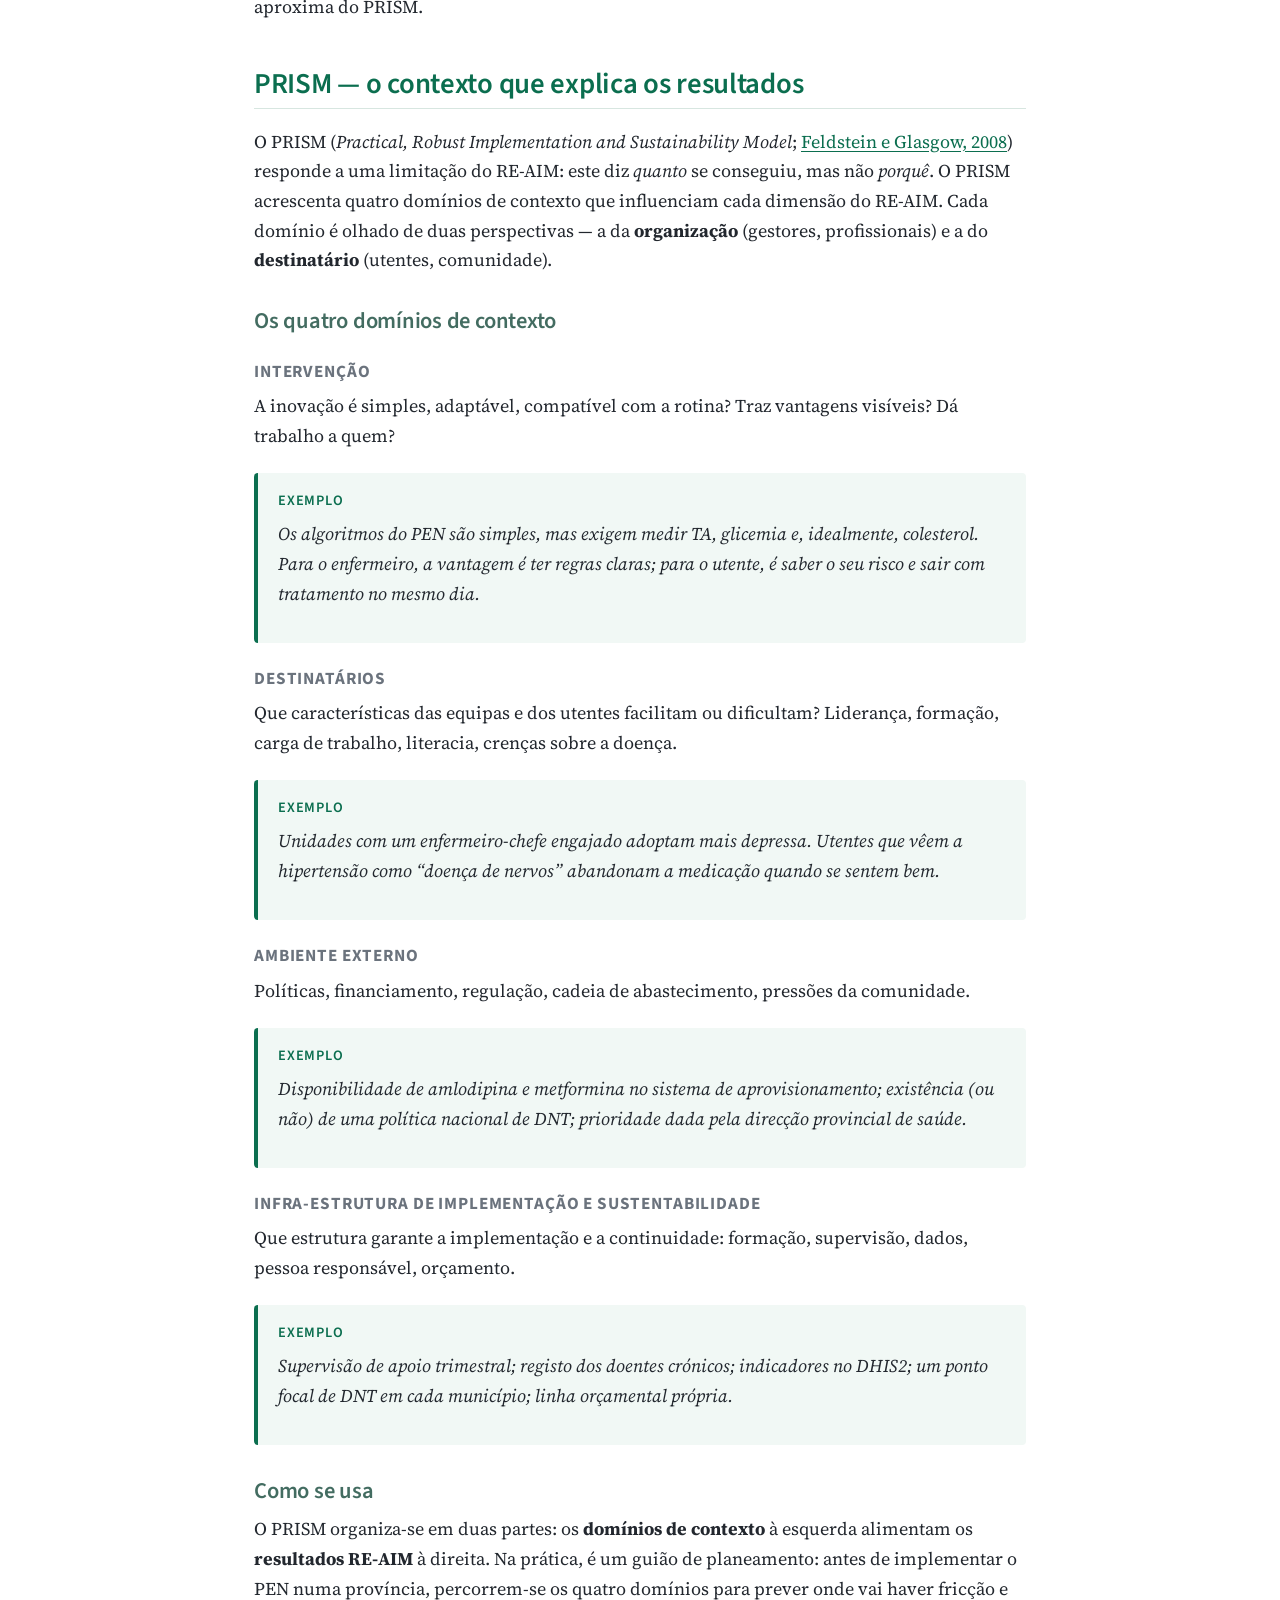
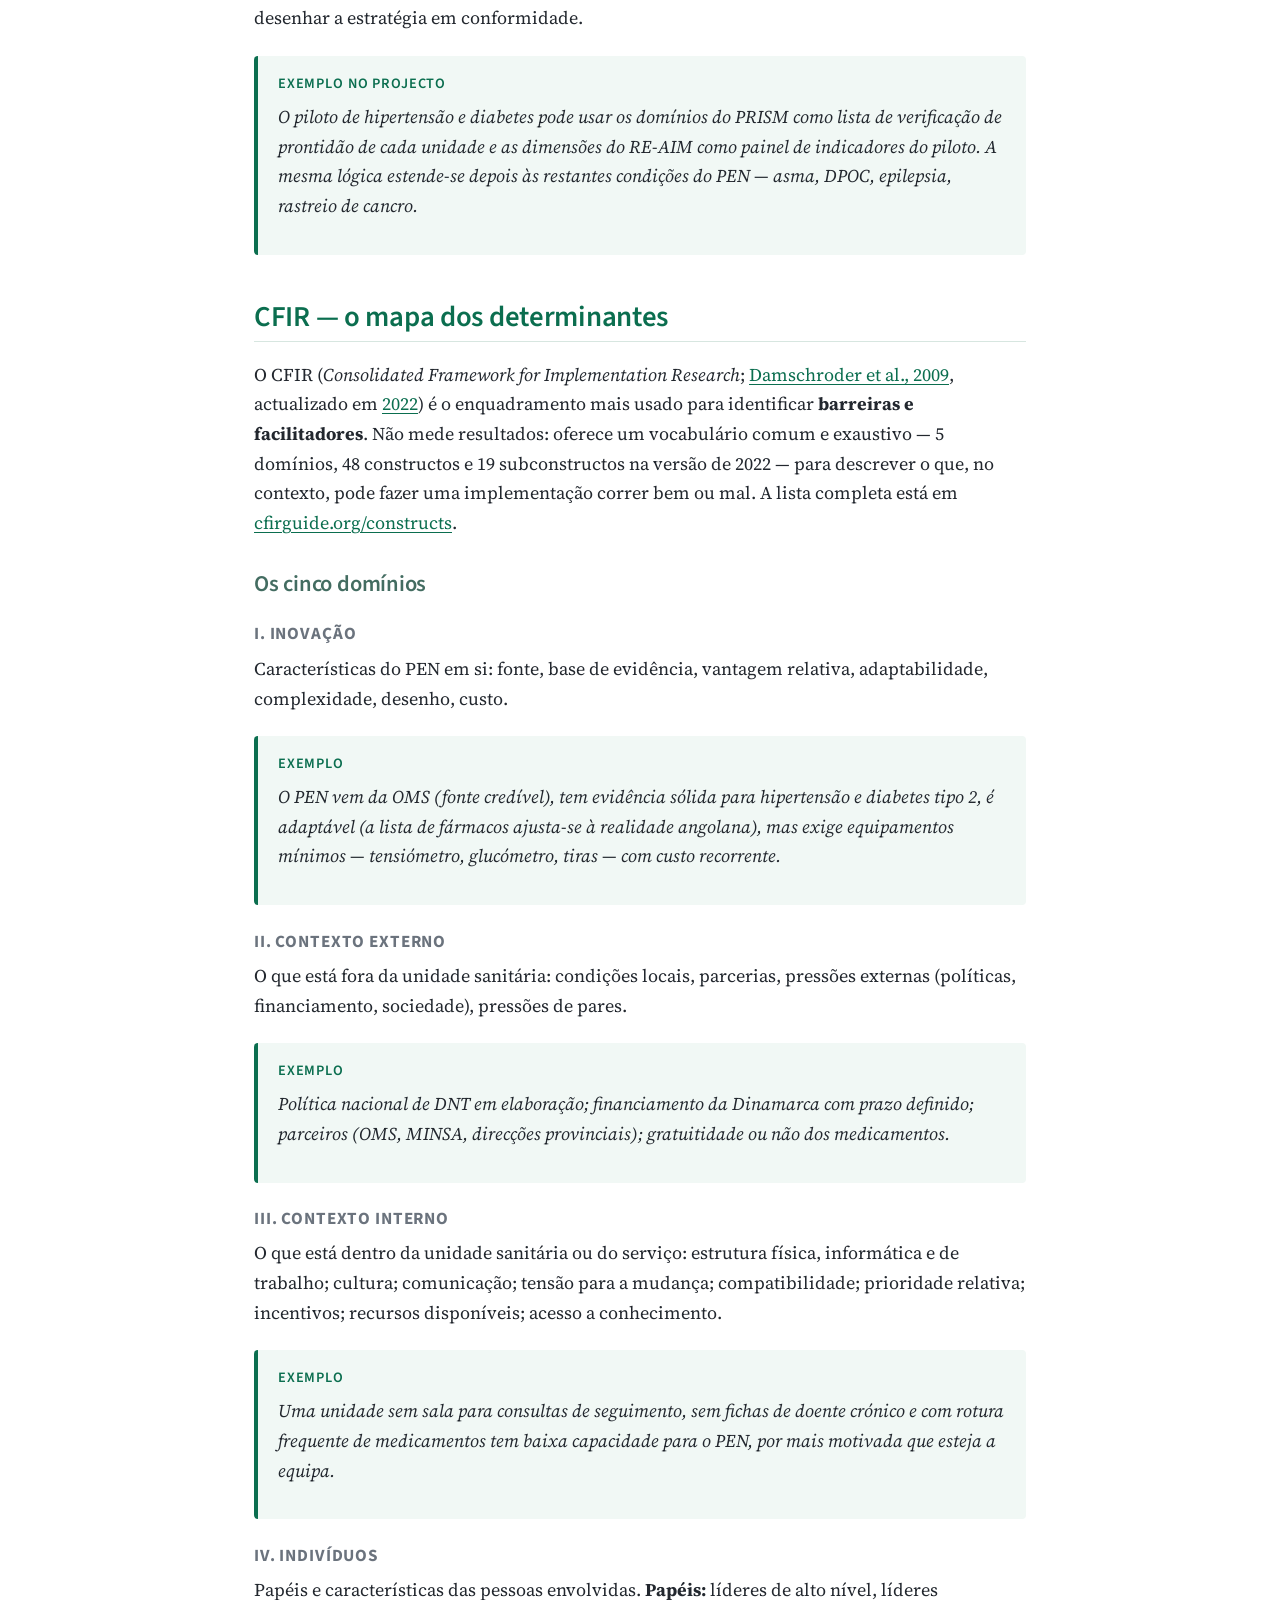
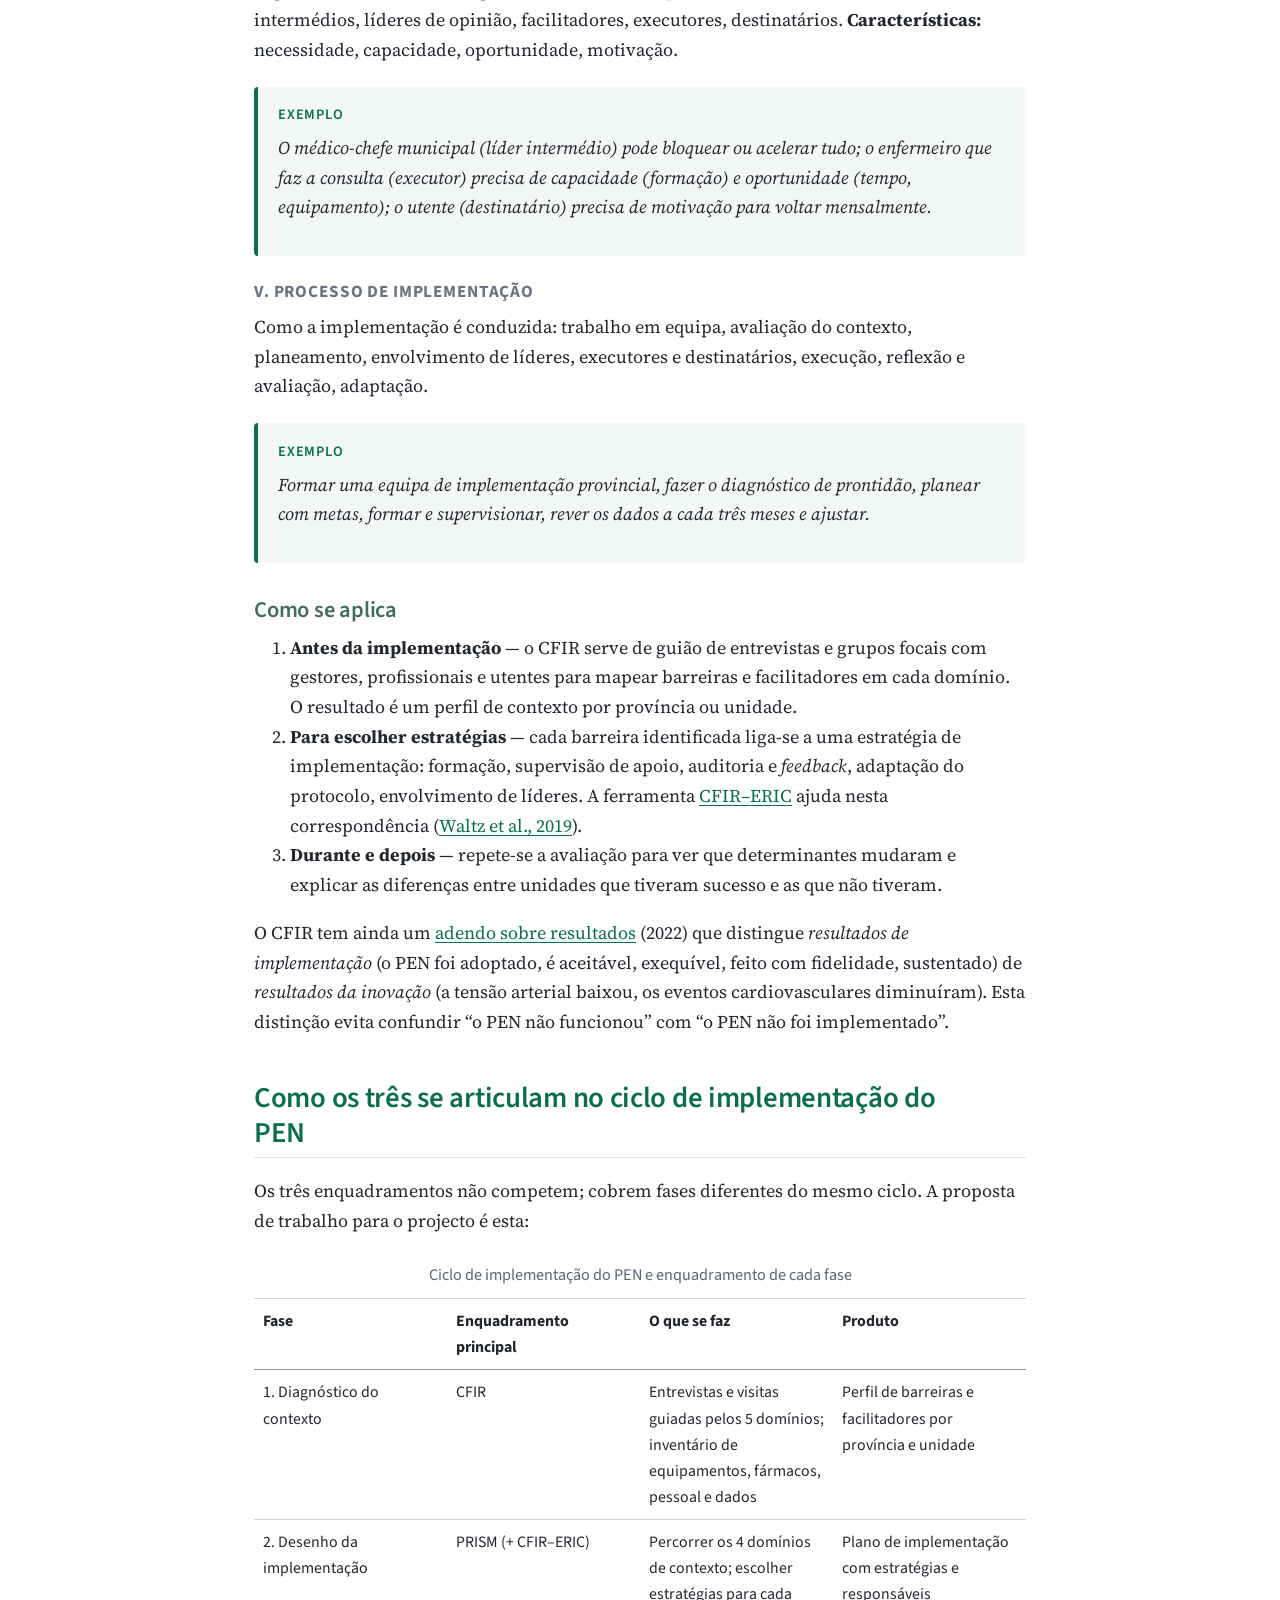
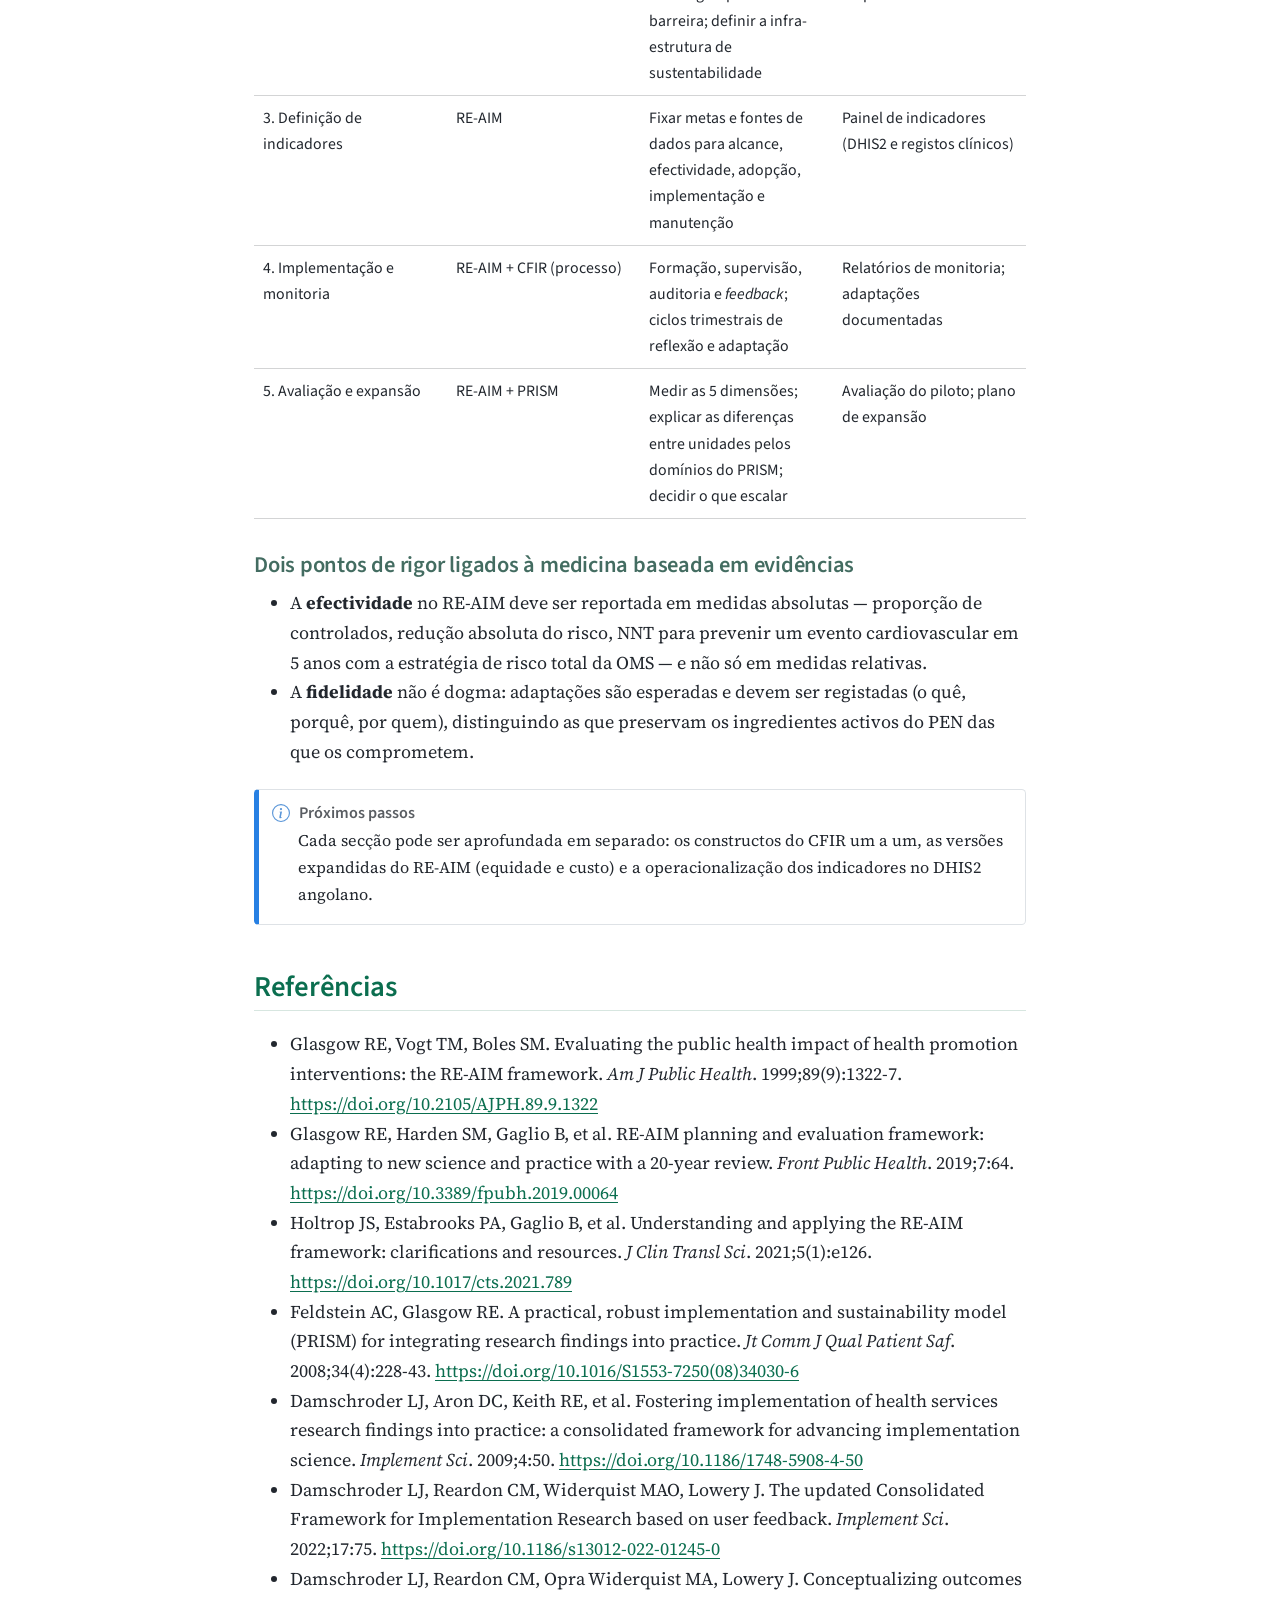
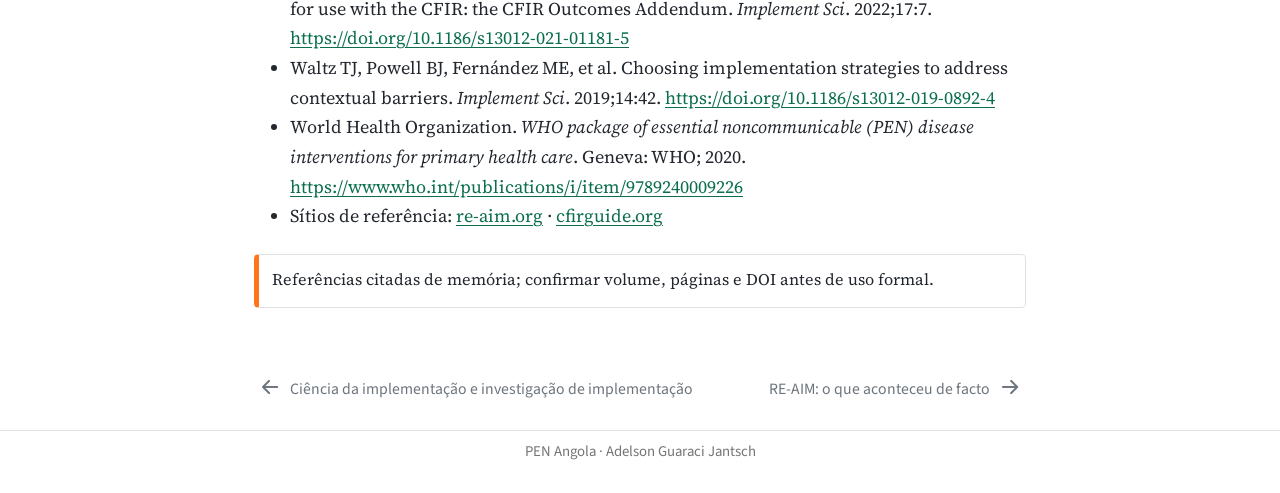
<file: reaim-prism-cfir-pen-angola.html>
<!DOCTYPE html>
<html xmlns="http://www.w3.org/1999/xhtml" lang="pt" xml:lang="pt"><head>

<meta charset="utf-8">
<meta name="generator" content="quarto-1.6.42">

<meta name="viewport" content="width=device-width, initial-scale=1.0, user-scalable=yes">


<title>RE-AIM, PRISM e CFIR – PEN Angola</title>
<style>
code{white-space: pre-wrap;}
span.smallcaps{font-variant: small-caps;}
div.columns{display: flex; gap: min(4vw, 1.5em);}
div.column{flex: auto; overflow-x: auto;}
div.hanging-indent{margin-left: 1.5em; text-indent: -1.5em;}
ul.task-list{list-style: none;}
ul.task-list li input[type="checkbox"] {
  width: 0.8em;
  margin: 0 0.8em 0.2em -1em; /* quarto-specific, see https://github.com/quarto-dev/quarto-cli/issues/4556 */ 
  vertical-align: middle;
}
</style>


<script src="site_libs/quarto-nav/quarto-nav.js"></script>
<script src="site_libs/quarto-nav/headroom.min.js"></script>
<script src="site_libs/clipboard/clipboard.min.js"></script>
<script src="site_libs/quarto-search/autocomplete.umd.js"></script>
<script src="site_libs/quarto-search/fuse.min.js"></script>
<script src="site_libs/quarto-search/quarto-search.js"></script>
<meta name="quarto:offset" content="./">
<link href="./reaim.html" rel="next">
<link href="./ciencia-implementacao.html" rel="prev">
<script src="site_libs/quarto-html/quarto.js"></script>
<script src="site_libs/quarto-html/popper.min.js"></script>
<script src="site_libs/quarto-html/tippy.umd.min.js"></script>
<script src="site_libs/quarto-html/anchor.min.js"></script>
<link href="site_libs/quarto-html/tippy.css" rel="stylesheet">
<link href="site_libs/quarto-html/quarto-syntax-highlighting-4861398f4ea4dd5626286ff060da9aaa.css" rel="stylesheet" class="quarto-color-scheme" id="quarto-text-highlighting-styles">
<link href="site_libs/quarto-html/quarto-syntax-highlighting-dark-8ec700a41a46c83acda2eba9f9d2be0c.css" rel="prefetch" class="quarto-color-scheme quarto-color-alternate" id="quarto-text-highlighting-styles">
<script src="site_libs/bootstrap/bootstrap.min.js"></script>
<link href="site_libs/bootstrap/bootstrap-icons.css" rel="stylesheet">
<link href="site_libs/bootstrap/bootstrap-f7fa54daab96ddf3f471d8b822569a91.min.css" rel="stylesheet" append-hash="true" class="quarto-color-scheme" id="quarto-bootstrap" data-mode="light">
<link href="site_libs/bootstrap/bootstrap-dark-57233b4793763523764f64a2e98dc056.min.css" rel="prefetch" append-hash="true" class="quarto-color-scheme quarto-color-alternate" id="quarto-bootstrap" data-mode="dark">
<script id="quarto-search-options" type="application/json">{
  "location": "sidebar",
  "copy-button": false,
  "collapse-after": 3,
  "panel-placement": "start",
  "type": "textbox",
  "limit": 50,
  "keyboard-shortcut": [
    "f",
    "/",
    "s"
  ],
  "show-item-context": false,
  "language": {
    "search-no-results-text": "Nenhum resultado",
    "search-matching-documents-text": "documentos correspondentes",
    "search-copy-link-title": "Copiar link para a busca",
    "search-hide-matches-text": "Esconder correspondências adicionais",
    "search-more-match-text": "mais correspondência neste documento",
    "search-more-matches-text": "mais correspondências neste documento",
    "search-clear-button-title": "Limpar",
    "search-text-placeholder": "",
    "search-detached-cancel-button-title": "Cancelar",
    "search-submit-button-title": "Enviar",
    "search-label": "Procurar"
  }
}</script>
<style>html{ scroll-behavior: smooth; }</style>


</head>

<body class="nav-sidebar docked">

<div id="quarto-search-results"></div>
  <header id="quarto-header" class="headroom fixed-top">
  <nav class="quarto-secondary-nav">
    <div class="container-fluid d-flex">
      <button type="button" class="quarto-btn-toggle btn" data-bs-toggle="collapse" role="button" data-bs-target=".quarto-sidebar-collapse-item" aria-controls="quarto-sidebar" aria-expanded="false" aria-label="Alternar barra lateral" onclick="if (window.quartoToggleHeadroom) { window.quartoToggleHeadroom(); }">
        <i class="bi bi-layout-text-sidebar-reverse"></i>
      </button>
        <nav class="quarto-page-breadcrumbs" aria-label="breadcrumb"><ol class="breadcrumb"><li class="breadcrumb-item"><a href="./reaim-prism-cfir-pen-angola.html">Enquadramentos de implementação</a></li><li class="breadcrumb-item"><a href="./reaim-prism-cfir-pen-angola.html"><span class="chapter-title">RE-AIM, PRISM e CFIR</span></a></li></ol></nav>
        <a class="flex-grow-1" role="navigation" data-bs-toggle="collapse" data-bs-target=".quarto-sidebar-collapse-item" aria-controls="quarto-sidebar" aria-expanded="false" aria-label="Alternar barra lateral" onclick="if (window.quartoToggleHeadroom) { window.quartoToggleHeadroom(); }">      
        </a>
      <button type="button" class="btn quarto-search-button" aria-label="Procurar" onclick="window.quartoOpenSearch();">
        <i class="bi bi-search"></i>
      </button>
    </div>
  </nav>
</header>
<!-- content -->
<div id="quarto-content" class="quarto-container page-columns page-rows-contents page-layout-article">
<!-- sidebar -->
  <nav id="quarto-sidebar" class="sidebar collapse collapse-horizontal quarto-sidebar-collapse-item sidebar-navigation docked overflow-auto">
    <div class="pt-lg-2 mt-2 text-left sidebar-header">
    <div class="sidebar-title mb-0 py-0">
      <a href="./">PEN Angola</a> 
        <div class="sidebar-tools-main">
    <a href="https://github.com/filustrias/PEN_Angola" title="Código fonte" class="quarto-navigation-tool px-1" aria-label="Código fonte"><i class="bi bi-github"></i></a>
  <a href="" class="quarto-color-scheme-toggle quarto-navigation-tool  px-1" onclick="window.quartoToggleColorScheme(); return false;" title="Alternar modo escuro"><i class="bi"></i></a>
</div>
    </div>
      </div>
        <div class="mt-2 flex-shrink-0 align-items-center">
        <div class="sidebar-search">
        <div id="quarto-search" class="" title="Procurar"></div>
        </div>
        </div>
    <div class="sidebar-menu-container"> 
    <ul class="list-unstyled mt-1">
        <li class="sidebar-item">
  <div class="sidebar-item-container"> 
  <a href="./index.html" class="sidebar-item-text sidebar-link">
 <span class="menu-text">Apresentação</span></a>
  </div>
</li>
        <li class="sidebar-item">
  <div class="sidebar-item-container"> 
  <a href="./preparativos.html" class="sidebar-item-text sidebar-link"><span class="chapter-title">Preparativos</span></a>
  </div>
</li>
        <li class="sidebar-item sidebar-item-section">
      <div class="sidebar-item-container"> 
            <a class="sidebar-item-text sidebar-link text-start" data-bs-toggle="collapse" data-bs-target="#quarto-sidebar-section-1" role="navigation" aria-expanded="true">
 <span class="menu-text">Evidência</span></a>
          <a class="sidebar-item-toggle text-start" data-bs-toggle="collapse" data-bs-target="#quarto-sidebar-section-1" role="navigation" aria-expanded="true" aria-label="Alternar seção">
            <i class="bi bi-chevron-right ms-2"></i>
          </a> 
      </div>
      <ul id="quarto-sidebar-section-1" class="collapse list-unstyled sidebar-section depth1 show">  
          <li class="sidebar-item">
  <div class="sidebar-item-container"> 
  <a href="./panorama-literatura-pen.html" class="sidebar-item-text sidebar-link"><span class="chapter-title">Panorama da literatura sobre o WHO PEN</span></a>
  </div>
</li>
          <li class="sidebar-item">
  <div class="sidebar-item-container"> 
  <a href="./exploracao-guias-materiais.html" class="sidebar-item-text sidebar-link"><span class="chapter-title">Exploração de guias e materiais</span></a>
  </div>
</li>
      </ul>
  </li>
        <li class="sidebar-item sidebar-item-section">
      <div class="sidebar-item-container"> 
            <a class="sidebar-item-text sidebar-link text-start" data-bs-toggle="collapse" data-bs-target="#quarto-sidebar-section-2" role="navigation" aria-expanded="true">
 <span class="menu-text">Ciência da Implementação</span></a>
          <a class="sidebar-item-toggle text-start" data-bs-toggle="collapse" data-bs-target="#quarto-sidebar-section-2" role="navigation" aria-expanded="true" aria-label="Alternar seção">
            <i class="bi bi-chevron-right ms-2"></i>
          </a> 
      </div>
      <ul id="quarto-sidebar-section-2" class="collapse list-unstyled sidebar-section depth1 show">  
          <li class="sidebar-item">
  <div class="sidebar-item-container"> 
  <a href="./inovacao.html" class="sidebar-item-text sidebar-link"><span class="chapter-title">Inovação</span></a>
  </div>
</li>
          <li class="sidebar-item">
  <div class="sidebar-item-container"> 
  <a href="./ciencia-implementacao.html" class="sidebar-item-text sidebar-link"><span class="chapter-title">Ciência da implementação e investigação de implementação</span></a>
  </div>
</li>
      </ul>
  </li>
        <li class="sidebar-item sidebar-item-section">
      <div class="sidebar-item-container"> 
            <a class="sidebar-item-text sidebar-link text-start" data-bs-toggle="collapse" data-bs-target="#quarto-sidebar-section-3" role="navigation" aria-expanded="true">
 <span class="menu-text">Enquadramentos de implementação</span></a>
          <a class="sidebar-item-toggle text-start" data-bs-toggle="collapse" data-bs-target="#quarto-sidebar-section-3" role="navigation" aria-expanded="true" aria-label="Alternar seção">
            <i class="bi bi-chevron-right ms-2"></i>
          </a> 
      </div>
      <ul id="quarto-sidebar-section-3" class="collapse list-unstyled sidebar-section depth1 show">  
          <li class="sidebar-item">
  <div class="sidebar-item-container"> 
  <a href="./reaim-prism-cfir-pen-angola.html" class="sidebar-item-text sidebar-link active"><span class="chapter-title">RE-AIM, PRISM e CFIR</span></a>
  </div>
</li>
          <li class="sidebar-item">
  <div class="sidebar-item-container"> 
  <a href="./reaim.html" class="sidebar-item-text sidebar-link"><span class="chapter-title">RE-AIM: o que aconteceu de facto</span></a>
  </div>
</li>
          <li class="sidebar-item">
  <div class="sidebar-item-container"> 
  <a href="./cfir.html" class="sidebar-item-text sidebar-link"><span class="chapter-title">CFIR: o que ajuda ou atrapalha</span></a>
  </div>
</li>
          <li class="sidebar-item">
  <div class="sidebar-item-container"> 
  <a href="./cfir-reaim-desenho-pen.html" class="sidebar-item-text sidebar-link"><span class="chapter-title">A inovação PEN: desenhar com o CFIR, implementar com o RE-AIM</span></a>
  </div>
</li>
      </ul>
  </li>
        <li class="sidebar-item sidebar-item-section">
      <div class="sidebar-item-container"> 
            <a class="sidebar-item-text sidebar-link text-start" data-bs-toggle="collapse" data-bs-target="#quarto-sidebar-section-4" role="navigation" aria-expanded="true">
 <span class="menu-text">Aplicação ao piloto</span></a>
          <a class="sidebar-item-toggle text-start" data-bs-toggle="collapse" data-bs-target="#quarto-sidebar-section-4" role="navigation" aria-expanded="true" aria-label="Alternar seção">
            <i class="bi bi-chevron-right ms-2"></i>
          </a> 
      </div>
      <ul id="quarto-sidebar-section-4" class="collapse list-unstyled sidebar-section depth1 show">  
          <li class="sidebar-item">
  <div class="sidebar-item-container"> 
  <a href="./lacunas-de-cuidado-pen-angola.html" class="sidebar-item-text sidebar-link"><span class="chapter-title">Lacunas de cuidado: da guia clínica ao indicador</span></a>
  </div>
</li>
          <li class="sidebar-item">
  <div class="sidebar-item-container"> 
  <a href="./guiao-unidades-piloto.html" class="sidebar-item-text sidebar-link"><span class="chapter-title">Seleção e conhecimento das unidades piloto para o WHO PEN e PEN Plus</span></a>
  </div>
</li>
      </ul>
  </li>
    </ul>
    </div>
</nav>
<div id="quarto-sidebar-glass" class="quarto-sidebar-collapse-item" data-bs-toggle="collapse" data-bs-target=".quarto-sidebar-collapse-item"></div>
<!-- margin-sidebar -->
    <div id="quarto-margin-sidebar" class="sidebar margin-sidebar">
        <nav id="TOC" role="doc-toc" class="toc-active">
    <h2 id="toc-title">Nesta página</h2>
   
  <ul>
  <li><a href="#porque-precisamos-de-ciência-da-implementação" id="toc-porque-precisamos-de-ciência-da-implementação" class="nav-link active" data-scroll-target="#porque-precisamos-de-ciência-da-implementação">Porque precisamos de ciência da implementação</a></li>
  <li><a href="#re-aim-medir-o-impacto-real-de-uma-inovação" id="toc-re-aim-medir-o-impacto-real-de-uma-inovação" class="nav-link" data-scroll-target="#re-aim-medir-o-impacto-real-de-uma-inovação">RE-AIM — medir o impacto real de uma inovação</a>
  <ul class="collapse">
  <li><a href="#as-cinco-dimensões" id="toc-as-cinco-dimensões" class="nav-link" data-scroll-target="#as-cinco-dimensões">As cinco dimensões</a></li>
  <li><a href="#três-ideias-a-reter" id="toc-três-ideias-a-reter" class="nav-link" data-scroll-target="#três-ideias-a-reter">Três ideias a reter</a></li>
  </ul></li>
  <li><a href="#prism-o-contexto-que-explica-os-resultados" id="toc-prism-o-contexto-que-explica-os-resultados" class="nav-link" data-scroll-target="#prism-o-contexto-que-explica-os-resultados">PRISM — o contexto que explica os resultados</a>
  <ul class="collapse">
  <li><a href="#os-quatro-domínios-de-contexto" id="toc-os-quatro-domínios-de-contexto" class="nav-link" data-scroll-target="#os-quatro-domínios-de-contexto">Os quatro domínios de contexto</a></li>
  <li><a href="#como-se-usa" id="toc-como-se-usa" class="nav-link" data-scroll-target="#como-se-usa">Como se usa</a></li>
  </ul></li>
  <li><a href="#cfir-o-mapa-dos-determinantes" id="toc-cfir-o-mapa-dos-determinantes" class="nav-link" data-scroll-target="#cfir-o-mapa-dos-determinantes">CFIR — o mapa dos determinantes</a>
  <ul class="collapse">
  <li><a href="#os-cinco-domínios" id="toc-os-cinco-domínios" class="nav-link" data-scroll-target="#os-cinco-domínios">Os cinco domínios</a></li>
  <li><a href="#como-se-aplica" id="toc-como-se-aplica" class="nav-link" data-scroll-target="#como-se-aplica">Como se aplica</a></li>
  </ul></li>
  <li><a href="#como-os-três-se-articulam-no-ciclo-de-implementação-do-pen" id="toc-como-os-três-se-articulam-no-ciclo-de-implementação-do-pen" class="nav-link" data-scroll-target="#como-os-três-se-articulam-no-ciclo-de-implementação-do-pen">Como os três se articulam no ciclo de implementação do PEN</a>
  <ul class="collapse">
  <li><a href="#dois-pontos-de-rigor-ligados-à-medicina-baseada-em-evidências" id="toc-dois-pontos-de-rigor-ligados-à-medicina-baseada-em-evidências" class="nav-link" data-scroll-target="#dois-pontos-de-rigor-ligados-à-medicina-baseada-em-evidências">Dois pontos de rigor ligados à medicina baseada em evidências</a></li>
  </ul></li>
  <li><a href="#referências" id="toc-referências" class="nav-link" data-scroll-target="#referências">Referências</a></li>
  </ul>
<div class="toc-actions"><ul><li><a href="https://github.com/filustrias/PEN_Angola/blob/main/reaim-prism-cfir-pen-angola.qmd" class="toc-action"><i class="bi bi-github"></i>Ver o código fonte</a></li><li><a href="https://github.com/filustrias/PEN_Angola/issues/new" class="toc-action"><i class="bi empty"></i>Criar uma issue</a></li></ul></div></nav>
    </div>
<!-- main -->
<main class="content" id="quarto-document-content">

<header id="title-block-header" class="quarto-title-block default"><nav class="quarto-page-breadcrumbs quarto-title-breadcrumbs d-none d-lg-block" aria-label="breadcrumb"><ol class="breadcrumb"><li class="breadcrumb-item"><a href="./reaim-prism-cfir-pen-angola.html">Enquadramentos de implementação</a></li><li class="breadcrumb-item"><a href="./reaim-prism-cfir-pen-angola.html"><span class="chapter-title">RE-AIM, PRISM e CFIR</span></a></li></ol></nav>
<div class="quarto-title">
<h1 class="title"><span id="sec-enquadramentos" class="quarto-section-identifier"><span class="chapter-title">RE-AIM, PRISM e CFIR</span></span></h1>
</div>



<div class="quarto-title-meta">

    
  
    
  </div>
  


</header>


<div class="chapter-subtitle">
<p>Visão panorâmica dos enquadramentos de ciência da implementação para o PEN Angola</p>
</div>
<section id="porque-precisamos-de-ciência-da-implementação" class="level2">
<h2 class="anchored" data-anchor-id="porque-precisamos-de-ciência-da-implementação">Porque precisamos de ciência da implementação</h2>
<p>O pacote <a href="https://www.who.int/publications/i/item/9789240009226">WHO PEN</a> já tem evidência de eficácia. O que não está garantido é que funcione nas unidades sanitárias de Angola. A <strong>ciência da implementação</strong> estuda exactamente esta distância: os métodos para levar intervenções comprovadas à prática de rotina, em contextos reais, com os recursos que existem.</p>
<p>No nosso projecto, o PEN é a <strong>inovação</strong> — a “coisa” que se implementa. Os três enquadramentos respondem a perguntas diferentes sobre ela.</p>
<table class="tabela-compacta caption-top table">
<caption>Os três enquadramentos em comparação</caption>
<thead>
<tr class="header">
<th style="text-align: left;">Enquadramento</th>
<th style="text-align: left;">Tipo</th>
<th style="text-align: left;">Pergunta central</th>
<th style="text-align: left;">Para que serve no PEN Angola</th>
</tr>
</thead>
<tbody>
<tr class="odd">
<td style="text-align: left;"><a href="https://re-aim.org/">RE-AIM</a></td>
<td style="text-align: left;">Avaliação</td>
<td style="text-align: left;"><em>O PEN chegou a quem devia, funcionou, foi adoptado, foi feito como previsto e durou?</em></td>
<td style="text-align: left;">Definir os indicadores de sucesso da implementação</td>
</tr>
<tr class="even">
<td style="text-align: left;"><a href="https://re-aim.org/learn/what-is-prism/">PRISM</a></td>
<td style="text-align: left;">Contexto + avaliação (extensão do RE-AIM)</td>
<td style="text-align: left;"><em>Que factores do contexto explicam os resultados do RE-AIM?</em></td>
<td style="text-align: left;">Planear e ajustar a implementação em cada província e unidade</td>
</tr>
<tr class="odd">
<td style="text-align: left;"><a href="https://cfirguide.org/">CFIR</a></td>
<td style="text-align: left;">Determinantes</td>
<td style="text-align: left;"><em>Que barreiras e facilitadores, em que nível, afectam a implementação?</em></td>
<td style="text-align: left;">Diagnosticar o terreno antes e durante a implementação</td>
</tr>
</tbody>
</table>
<p>Os três são complementares e usam-se em conjunto: <strong>o CFIR diagnostica, o PRISM planeia e o RE-AIM mede.</strong></p>
<div class="callout-exemplo">
<div class="titulo">
Exemplo
</div>
<p><em>Uma hipertensão não controlada numa doente de 55 anos no Cuanza Sul pode ter origem num fármaco em ruptura (CFIR — contexto externo), numa equipa que não foi formada (PRISM — infra-estrutura de implementação) ou num protocolo que simplesmente não chegou àquela unidade (RE-AIM — alcance). Saber qual é a causa muda a resposta.</em></p>
</div>
</section>
<section id="re-aim-medir-o-impacto-real-de-uma-inovação" class="level2">
<h2 class="anchored" data-anchor-id="re-aim-medir-o-impacto-real-de-uma-inovação">RE-AIM — medir o impacto real de uma inovação</h2>
<p>O RE-AIM (<a href="https://doi.org/10.2105/AJPH.89.9.1322">Glasgow, Vogt e Boles, 1999</a>) nasceu de uma constatação simples: um tratamento com grande efeito num ensaio clínico pode ter impacto populacional quase nulo se chegar a poucas pessoas, se poucos serviços o adoptarem ou se for abandonado ao fim de um ano. O impacto em saúde pública é o produto das cinco dimensões, não só da eficácia.</p>
<section id="as-cinco-dimensões" class="level3">
<h3 class="anchored" data-anchor-id="as-cinco-dimensões">As cinco dimensões</h3>
<section id="reach-alcance" class="level4 unnumbered">
<h4 class="unnumbered anchored" data-anchor-id="reach-alcance">Reach — Alcance</h4>
<p><em>Nível: indivíduo.</em> Proporção <strong>e representatividade</strong> das pessoas elegíveis que recebem a intervenção.</p>
<div class="callout-exemplo">
<div class="titulo">
Exemplo
</div>
<p><em>Dos adultos com 40 anos ou mais que passam pela unidade, que fracção tem a tensão arterial medida e o risco cardiovascular estimado? Quem fica de fora — homens, pessoas de zonas rurais, pessoas sem rendimento?</em></p>
</div>
</section>
<section id="effectiveness-efectividade" class="level4 unnumbered">
<h4 class="unnumbered anchored" data-anchor-id="effectiveness-efectividade">Effectiveness — Efectividade</h4>
<p><em>Nível: indivíduo.</em> Efeito nos desfechos em condições reais, incluindo efeitos adversos, qualidade de vida e desigualdades.</p>
<div class="callout-exemplo">
<div class="titulo">
Exemplo
</div>
<p><em>Proporção de hipertensos com TA &lt; 140/90 mmHg aos 12 meses; HbA1c nos diabéticos; episódios de hipoglicemia; diferença de controlo entre homens e mulheres.</em></p>
</div>
</section>
<section id="adoption-adopção" class="level4 unnumbered">
<h4 class="unnumbered anchored" data-anchor-id="adoption-adopção">Adoption — Adopção</h4>
<p><em>Nível: serviço e profissional.</em> Proporção e representatividade das unidades e dos profissionais que aceitam oferecer a intervenção.</p>
<div class="callout-exemplo">
<div class="titulo">
Exemplo
</div>
<p><em>Das 30 unidades convidadas numa província, quantas iniciaram o PEN? Que tipo de unidade adere (urbana, com médico) e qual não adere?</em></p>
</div>
</section>
<section id="implementation-implementação" class="level4 unnumbered">
<h4 class="unnumbered anchored" data-anchor-id="implementation-implementação">Implementation — Implementação</h4>
<p><em>Nível: serviço.</em> Fidelidade ao protocolo, adaptações feitas, consistência, custos e tempo.</p>
<div class="callout-exemplo">
<div class="titulo">
Exemplo
</div>
<p><em>Os enfermeiros usam a tabela de risco da OMS? Titulam a medicação conforme o algoritmo? Quanto custa implementar por unidade?</em></p>
</div>
</section>
<section id="maintenance-manutenção" class="level4 unnumbered">
<h4 class="unnumbered anchored" data-anchor-id="maintenance-manutenção">Maintenance — Manutenção</h4>
<p><em>Nível: indivíduo e serviço.</em> Sustentação dos efeitos (seis meses ou mais) e da intervenção na rotina do serviço.</p>
<div class="callout-exemplo">
<div class="titulo">
Exemplo
</div>
<p><em>A doente continua controlada aos 24 meses? A unidade mantém o PEN depois de terminar o apoio do projecto e da OMS?</em></p>
</div>
</section>
</section>
<section id="três-ideias-a-reter" class="level3">
<h3 class="anchored" data-anchor-id="três-ideias-a-reter">Três ideias a reter</h3>
<ol type="1">
<li><strong>Representatividade importa tanto quanto a proporção.</strong> Um alcance de 60 % composto só por mulheres urbanas é um resultado inequitativo, mesmo que o número seja bom.</li>
<li><strong>As dimensões multiplicam-se.</strong> Alcance de 50 % × adopção de 50 % × fidelidade de 50 % dá um quarto do impacto esperado — o que ajuda a explicar porque intervenções eficazes “não funcionam” no terreno.</li>
<li><strong>O RE-AIM é usado para planear, não só para avaliar.</strong> Perguntar “como vamos garantir a manutenção?” na fase de desenho evita a dependência de recursos externos que desaparece quando o financiamento termina.</li>
</ol>
<p>Com o tempo, o RE-AIM incorporou explicitamente a equidade, o custo, a adaptação iterativa e a perspectiva de múltiplos actores (<a href="https://doi.org/10.3389/fpubh.2019.00064">Glasgow et al., 2019</a>; <a href="https://doi.org/10.1017/cts.2021.789">Holtrop et al., 2021</a>), o que o aproxima do PRISM.</p>
</section>
</section>
<section id="prism-o-contexto-que-explica-os-resultados" class="level2">
<h2 class="anchored" data-anchor-id="prism-o-contexto-que-explica-os-resultados">PRISM — o contexto que explica os resultados</h2>
<p>O PRISM (<em>Practical, Robust Implementation and Sustainability Model</em>; <a href="https://doi.org/10.1016/S1553-7250(08)34030-6">Feldstein e Glasgow, 2008</a>) responde a uma limitação do RE-AIM: este diz <em>quanto</em> se conseguiu, mas não <em>porquê</em>. O PRISM acrescenta quatro domínios de contexto que influenciam cada dimensão do RE-AIM. Cada domínio é olhado de duas perspectivas — a da <strong>organização</strong> (gestores, profissionais) e a do <strong>destinatário</strong> (utentes, comunidade).</p>
<section id="os-quatro-domínios-de-contexto" class="level3">
<h3 class="anchored" data-anchor-id="os-quatro-domínios-de-contexto">Os quatro domínios de contexto</h3>
<section id="intervenção" class="level4 unnumbered">
<h4 class="unnumbered anchored" data-anchor-id="intervenção">Intervenção</h4>
<p>A inovação é simples, adaptável, compatível com a rotina? Traz vantagens visíveis? Dá trabalho a quem?</p>
<div class="callout-exemplo">
<div class="titulo">
Exemplo
</div>
<p><em>Os algoritmos do PEN são simples, mas exigem medir TA, glicemia e, idealmente, colesterol. Para o enfermeiro, a vantagem é ter regras claras; para o utente, é saber o seu risco e sair com tratamento no mesmo dia.</em></p>
</div>
</section>
<section id="destinatários" class="level4 unnumbered">
<h4 class="unnumbered anchored" data-anchor-id="destinatários">Destinatários</h4>
<p>Que características das equipas e dos utentes facilitam ou dificultam? Liderança, formação, carga de trabalho, literacia, crenças sobre a doença.</p>
<div class="callout-exemplo">
<div class="titulo">
Exemplo
</div>
<p><em>Unidades com um enfermeiro-chefe engajado adoptam mais depressa. Utentes que vêem a hipertensão como “doença de nervos” abandonam a medicação quando se sentem bem.</em></p>
</div>
</section>
<section id="ambiente-externo" class="level4 unnumbered">
<h4 class="unnumbered anchored" data-anchor-id="ambiente-externo">Ambiente externo</h4>
<p>Políticas, financiamento, regulação, cadeia de abastecimento, pressões da comunidade.</p>
<div class="callout-exemplo">
<div class="titulo">
Exemplo
</div>
<p><em>Disponibilidade de amlodipina e metformina no sistema de aprovisionamento; existência (ou não) de uma política nacional de DNT; prioridade dada pela direcção provincial de saúde.</em></p>
</div>
</section>
<section id="infra-estrutura-de-implementação-e-sustentabilidade" class="level4 unnumbered">
<h4 class="unnumbered anchored" data-anchor-id="infra-estrutura-de-implementação-e-sustentabilidade">Infra-estrutura de implementação e sustentabilidade</h4>
<p>Que estrutura garante a implementação e a continuidade: formação, supervisão, dados, pessoa responsável, orçamento.</p>
<div class="callout-exemplo">
<div class="titulo">
Exemplo
</div>
<p><em>Supervisão de apoio trimestral; registo dos doentes crónicos; indicadores no DHIS2; um ponto focal de DNT em cada município; linha orçamental própria.</em></p>
</div>
</section>
</section>
<section id="como-se-usa" class="level3">
<h3 class="anchored" data-anchor-id="como-se-usa">Como se usa</h3>
<p>O PRISM organiza-se em duas partes: os <strong>domínios de contexto</strong> à esquerda alimentam os <strong>resultados RE-AIM</strong> à direita. Na prática, é um guião de planeamento: antes de implementar o PEN numa província, percorrem-se os quatro domínios para prever onde vai haver fricção e desenhar a estratégia em conformidade.</p>
<div class="callout-exemplo">
<div class="titulo">
Exemplo no projecto
</div>
<p><em>O piloto de hipertensão e diabetes pode usar os domínios do PRISM como lista de verificação de prontidão de cada unidade e as dimensões do RE-AIM como painel de indicadores do piloto. A mesma lógica estende-se depois às restantes condições do PEN — asma, DPOC, epilepsia, rastreio de cancro.</em></p>
</div>
</section>
</section>
<section id="cfir-o-mapa-dos-determinantes" class="level2">
<h2 class="anchored" data-anchor-id="cfir-o-mapa-dos-determinantes">CFIR — o mapa dos determinantes</h2>
<p>O CFIR (<em>Consolidated Framework for Implementation Research</em>; <a href="https://doi.org/10.1186/1748-5908-4-50">Damschroder et al., 2009</a>, actualizado em <a href="https://doi.org/10.1186/s13012-022-01245-0">2022</a>) é o enquadramento mais usado para identificar <strong>barreiras e facilitadores</strong>. Não mede resultados: oferece um vocabulário comum e exaustivo — 5 domínios, 48 constructos e 19 subconstructos na versão de 2022 — para descrever o que, no contexto, pode fazer uma implementação correr bem ou mal. A lista completa está em <a href="https://cfirguide.org/constructs/">cfirguide.org/constructs</a>.</p>
<section id="os-cinco-domínios" class="level3">
<h3 class="anchored" data-anchor-id="os-cinco-domínios">Os cinco domínios</h3>
<section id="i.-inovação" class="level4 unnumbered">
<h4 class="unnumbered anchored" data-anchor-id="i.-inovação">I. Inovação</h4>
<p>Características do PEN em si: fonte, base de evidência, vantagem relativa, adaptabilidade, complexidade, desenho, custo.</p>
<div class="callout-exemplo">
<div class="titulo">
Exemplo
</div>
<p><em>O PEN vem da OMS (fonte credível), tem evidência sólida para hipertensão e diabetes tipo 2, é adaptável (a lista de fármacos ajusta-se à realidade angolana), mas exige equipamentos mínimos — tensiómetro, glucómetro, tiras — com custo recorrente.</em></p>
</div>
</section>
<section id="ii.-contexto-externo" class="level4 unnumbered">
<h4 class="unnumbered anchored" data-anchor-id="ii.-contexto-externo">II. Contexto externo</h4>
<p>O que está fora da unidade sanitária: condições locais, parcerias, pressões externas (políticas, financiamento, sociedade), pressões de pares.</p>
<div class="callout-exemplo">
<div class="titulo">
Exemplo
</div>
<p><em>Política nacional de DNT em elaboração; financiamento da Dinamarca com prazo definido; parceiros (OMS, MINSA, direcções provinciais); gratuitidade ou não dos medicamentos.</em></p>
</div>
</section>
<section id="iii.-contexto-interno" class="level4 unnumbered">
<h4 class="unnumbered anchored" data-anchor-id="iii.-contexto-interno">III. Contexto interno</h4>
<p>O que está dentro da unidade sanitária ou do serviço: estrutura física, informática e de trabalho; cultura; comunicação; tensão para a mudança; compatibilidade; prioridade relativa; incentivos; recursos disponíveis; acesso a conhecimento.</p>
<div class="callout-exemplo">
<div class="titulo">
Exemplo
</div>
<p><em>Uma unidade sem sala para consultas de seguimento, sem fichas de doente crónico e com rotura frequente de medicamentos tem baixa capacidade para o PEN, por mais motivada que esteja a equipa.</em></p>
</div>
</section>
<section id="iv.-indivíduos" class="level4 unnumbered">
<h4 class="unnumbered anchored" data-anchor-id="iv.-indivíduos">IV. Indivíduos</h4>
<p>Papéis e características das pessoas envolvidas. <strong>Papéis:</strong> líderes de alto nível, líderes intermédios, líderes de opinião, facilitadores, executores, destinatários. <strong>Características:</strong> necessidade, capacidade, oportunidade, motivação.</p>
<div class="callout-exemplo">
<div class="titulo">
Exemplo
</div>
<p><em>O médico-chefe municipal (líder intermédio) pode bloquear ou acelerar tudo; o enfermeiro que faz a consulta (executor) precisa de capacidade (formação) e oportunidade (tempo, equipamento); o utente (destinatário) precisa de motivação para voltar mensalmente.</em></p>
</div>
</section>
<section id="v.-processo-de-implementação" class="level4 unnumbered">
<h4 class="unnumbered anchored" data-anchor-id="v.-processo-de-implementação">V. Processo de implementação</h4>
<p>Como a implementação é conduzida: trabalho em equipa, avaliação do contexto, planeamento, envolvimento de líderes, executores e destinatários, execução, reflexão e avaliação, adaptação.</p>
<div class="callout-exemplo">
<div class="titulo">
Exemplo
</div>
<p><em>Formar uma equipa de implementação provincial, fazer o diagnóstico de prontidão, planear com metas, formar e supervisionar, rever os dados a cada três meses e ajustar.</em></p>
</div>
</section>
</section>
<section id="como-se-aplica" class="level3">
<h3 class="anchored" data-anchor-id="como-se-aplica">Como se aplica</h3>
<ol type="1">
<li><strong>Antes da implementação</strong> — o CFIR serve de guião de entrevistas e grupos focais com gestores, profissionais e utentes para mapear barreiras e facilitadores em cada domínio. O resultado é um perfil de contexto por província ou unidade.</li>
<li><strong>Para escolher estratégias</strong> — cada barreira identificada liga-se a uma estratégia de implementação: formação, supervisão de apoio, auditoria e <em>feedback</em>, adaptação do protocolo, envolvimento de líderes. A ferramenta <a href="https://cfirguide.org/choosing-strategies/">CFIR–ERIC</a> ajuda nesta correspondência (<a href="https://doi.org/10.1186/s13012-019-0892-4">Waltz et al., 2019</a>).</li>
<li><strong>Durante e depois</strong> — repete-se a avaliação para ver que determinantes mudaram e explicar as diferenças entre unidades que tiveram sucesso e as que não tiveram.</li>
</ol>
<p>O CFIR tem ainda um <a href="https://doi.org/10.1186/s13012-021-01181-5">adendo sobre resultados</a> (2022) que distingue <em>resultados de implementação</em> (o PEN foi adoptado, é aceitável, exequível, feito com fidelidade, sustentado) de <em>resultados da inovação</em> (a tensão arterial baixou, os eventos cardiovasculares diminuíram). Esta distinção evita confundir “o PEN não funcionou” com “o PEN não foi implementado”.</p>
</section>
</section>
<section id="como-os-três-se-articulam-no-ciclo-de-implementação-do-pen" class="level2">
<h2 class="anchored" data-anchor-id="como-os-três-se-articulam-no-ciclo-de-implementação-do-pen">Como os três se articulam no ciclo de implementação do PEN</h2>
<p>Os três enquadramentos não competem; cobrem fases diferentes do mesmo ciclo. A proposta de trabalho para o projecto é esta:</p>
<table class="tabela-compacta caption-top table">
<caption>Ciclo de implementação do PEN e enquadramento de cada fase</caption>
<colgroup>
<col style="width: 25%">
<col style="width: 25%">
<col style="width: 25%">
<col style="width: 25%">
</colgroup>
<thead>
<tr class="header">
<th style="text-align: left;">Fase</th>
<th style="text-align: left;">Enquadramento principal</th>
<th style="text-align: left;">O que se faz</th>
<th style="text-align: left;">Produto</th>
</tr>
</thead>
<tbody>
<tr class="odd">
<td style="text-align: left;">1. Diagnóstico do contexto</td>
<td style="text-align: left;">CFIR</td>
<td style="text-align: left;">Entrevistas e visitas guiadas pelos 5 domínios; inventário de equipamentos, fármacos, pessoal e dados</td>
<td style="text-align: left;">Perfil de barreiras e facilitadores por província e unidade</td>
</tr>
<tr class="even">
<td style="text-align: left;">2. Desenho da implementação</td>
<td style="text-align: left;">PRISM (+ CFIR–ERIC)</td>
<td style="text-align: left;">Percorrer os 4 domínios de contexto; escolher estratégias para cada barreira; definir a infra-estrutura de sustentabilidade</td>
<td style="text-align: left;">Plano de implementação com estratégias e responsáveis</td>
</tr>
<tr class="odd">
<td style="text-align: left;">3. Definição de indicadores</td>
<td style="text-align: left;">RE-AIM</td>
<td style="text-align: left;">Fixar metas e fontes de dados para alcance, efectividade, adopção, implementação e manutenção</td>
<td style="text-align: left;">Painel de indicadores (DHIS2 e registos clínicos)</td>
</tr>
<tr class="even">
<td style="text-align: left;">4. Implementação e monitoria</td>
<td style="text-align: left;">RE-AIM + CFIR (processo)</td>
<td style="text-align: left;">Formação, supervisão, auditoria e <em>feedback</em>; ciclos trimestrais de reflexão e adaptação</td>
<td style="text-align: left;">Relatórios de monitoria; adaptações documentadas</td>
</tr>
<tr class="odd">
<td style="text-align: left;">5. Avaliação e expansão</td>
<td style="text-align: left;">RE-AIM + PRISM</td>
<td style="text-align: left;">Medir as 5 dimensões; explicar as diferenças entre unidades pelos domínios do PRISM; decidir o que escalar</td>
<td style="text-align: left;">Avaliação do piloto; plano de expansão</td>
</tr>
</tbody>
</table>
<section id="dois-pontos-de-rigor-ligados-à-medicina-baseada-em-evidências" class="level3">
<h3 class="anchored" data-anchor-id="dois-pontos-de-rigor-ligados-à-medicina-baseada-em-evidências">Dois pontos de rigor ligados à medicina baseada em evidências</h3>
<ul>
<li>A <strong>efectividade</strong> no RE-AIM deve ser reportada em medidas absolutas — proporção de controlados, redução absoluta do risco, NNT para prevenir um evento cardiovascular em 5 anos com a estratégia de risco total da OMS — e não só em medidas relativas.</li>
<li>A <strong>fidelidade</strong> não é dogma: adaptações são esperadas e devem ser registadas (o quê, porquê, por quem), distinguindo as que preservam os ingredientes activos do PEN das que os comprometem.</li>
</ul>
<div class="callout callout-style-simple callout-note callout-titled" title="Próximos passos">
<div class="callout-header d-flex align-content-center">
<div class="callout-icon-container">
<i class="callout-icon"></i>
</div>
<div class="callout-title-container flex-fill">
Próximos passos
</div>
</div>
<div class="callout-body-container callout-body">
<p>Cada secção pode ser aprofundada em separado: os constructos do CFIR um a um, as versões expandidas do RE-AIM (equidade e custo) e a operacionalização dos indicadores no DHIS2 angolano.</p>
</div>
</div>
</section>
</section>
<section id="referências" class="level2 unnumbered">
<h2 class="unnumbered anchored" data-anchor-id="referências">Referências</h2>
<ul>
<li>Glasgow RE, Vogt TM, Boles SM. Evaluating the public health impact of health promotion interventions: the RE-AIM framework. <em>Am J Public Health</em>. 1999;89(9):1322-7. <a href="https://doi.org/10.2105/AJPH.89.9.1322" class="uri">https://doi.org/10.2105/AJPH.89.9.1322</a></li>
<li>Glasgow RE, Harden SM, Gaglio B, et al.&nbsp;RE-AIM planning and evaluation framework: adapting to new science and practice with a 20-year review. <em>Front Public Health</em>. 2019;7:64. <a href="https://doi.org/10.3389/fpubh.2019.00064" class="uri">https://doi.org/10.3389/fpubh.2019.00064</a></li>
<li>Holtrop JS, Estabrooks PA, Gaglio B, et al.&nbsp;Understanding and applying the RE-AIM framework: clarifications and resources. <em>J Clin Transl Sci</em>. 2021;5(1):e126. <a href="https://doi.org/10.1017/cts.2021.789" class="uri">https://doi.org/10.1017/cts.2021.789</a></li>
<li>Feldstein AC, Glasgow RE. A practical, robust implementation and sustainability model (PRISM) for integrating research findings into practice. <em>Jt Comm J Qual Patient Saf</em>. 2008;34(4):228-43. <a href="https://doi.org/10.1016/S1553-7250(08)34030-6" class="uri">https://doi.org/10.1016/S1553-7250(08)34030-6</a></li>
<li>Damschroder LJ, Aron DC, Keith RE, et al.&nbsp;Fostering implementation of health services research findings into practice: a consolidated framework for advancing implementation science. <em>Implement Sci</em>. 2009;4:50. <a href="https://doi.org/10.1186/1748-5908-4-50" class="uri">https://doi.org/10.1186/1748-5908-4-50</a></li>
<li>Damschroder LJ, Reardon CM, Widerquist MAO, Lowery J. The updated Consolidated Framework for Implementation Research based on user feedback. <em>Implement Sci</em>. 2022;17:75. <a href="https://doi.org/10.1186/s13012-022-01245-0" class="uri">https://doi.org/10.1186/s13012-022-01245-0</a></li>
<li>Damschroder LJ, Reardon CM, Opra Widerquist MA, Lowery J. Conceptualizing outcomes for use with the CFIR: the CFIR Outcomes Addendum. <em>Implement Sci</em>. 2022;17:7. <a href="https://doi.org/10.1186/s13012-021-01181-5" class="uri">https://doi.org/10.1186/s13012-021-01181-5</a></li>
<li>Waltz TJ, Powell BJ, Fernández ME, et al.&nbsp;Choosing implementation strategies to address contextual barriers. <em>Implement Sci</em>. 2019;14:42. <a href="https://doi.org/10.1186/s13012-019-0892-4" class="uri">https://doi.org/10.1186/s13012-019-0892-4</a></li>
<li>World Health Organization. <em>WHO package of essential noncommunicable (PEN) disease interventions for primary health care</em>. Geneva: WHO; 2020. <a href="https://www.who.int/publications/i/item/9789240009226" class="uri">https://www.who.int/publications/i/item/9789240009226</a></li>
<li>Sítios de referência: <a href="https://re-aim.org/">re-aim.org</a> · <a href="https://cfirguide.org/">cfirguide.org</a></li>
</ul>
<div class="callout callout-style-simple callout-warning no-icon">
<div class="callout-body d-flex">
<div class="callout-icon-container">
<i class="callout-icon no-icon"></i>
</div>
<div class="callout-body-container">
<p>Referências citadas de memória; confirmar volume, páginas e DOI antes de uso formal.</p>
</div>
</div>
</div>


</section>

</main> <!-- /main -->
<script id="quarto-html-after-body" type="application/javascript">
window.document.addEventListener("DOMContentLoaded", function (event) {
  const toggleBodyColorMode = (bsSheetEl) => {
    const mode = bsSheetEl.getAttribute("data-mode");
    const bodyEl = window.document.querySelector("body");
    if (mode === "dark") {
      bodyEl.classList.add("quarto-dark");
      bodyEl.classList.remove("quarto-light");
    } else {
      bodyEl.classList.add("quarto-light");
      bodyEl.classList.remove("quarto-dark");
    }
  }
  const toggleBodyColorPrimary = () => {
    const bsSheetEl = window.document.querySelector("link#quarto-bootstrap");
    if (bsSheetEl) {
      toggleBodyColorMode(bsSheetEl);
    }
  }
  toggleBodyColorPrimary();  
  const disableStylesheet = (stylesheets) => {
    for (let i=0; i < stylesheets.length; i++) {
      const stylesheet = stylesheets[i];
      stylesheet.rel = 'prefetch';
    }
  }
  const enableStylesheet = (stylesheets) => {
    for (let i=0; i < stylesheets.length; i++) {
      const stylesheet = stylesheets[i];
      stylesheet.rel = 'stylesheet';
    }
  }
  const manageTransitions = (selector, allowTransitions) => {
    const els = window.document.querySelectorAll(selector);
    for (let i=0; i < els.length; i++) {
      const el = els[i];
      if (allowTransitions) {
        el.classList.remove('notransition');
      } else {
        el.classList.add('notransition');
      }
    }
  }
  const toggleGiscusIfUsed = (isAlternate, darkModeDefault) => {
    const baseTheme = document.querySelector('#giscus-base-theme')?.value ?? 'light';
    const alternateTheme = document.querySelector('#giscus-alt-theme')?.value ?? 'dark';
    let newTheme = '';
    if(darkModeDefault) {
      newTheme = isAlternate ? baseTheme : alternateTheme;
    } else {
      newTheme = isAlternate ? alternateTheme : baseTheme;
    }
    const changeGiscusTheme = () => {
      // From: https://github.com/giscus/giscus/issues/336
      const sendMessage = (message) => {
        const iframe = document.querySelector('iframe.giscus-frame');
        if (!iframe) return;
        iframe.contentWindow.postMessage({ giscus: message }, 'https://giscus.app');
      }
      sendMessage({
        setConfig: {
          theme: newTheme
        }
      });
    }
    const isGiscussLoaded = window.document.querySelector('iframe.giscus-frame') !== null;
    if (isGiscussLoaded) {
      changeGiscusTheme();
    }
  }
  const toggleColorMode = (alternate) => {
    // Switch the stylesheets
    const alternateStylesheets = window.document.querySelectorAll('link.quarto-color-scheme.quarto-color-alternate');
    manageTransitions('#quarto-margin-sidebar .nav-link', false);
    if (alternate) {
      enableStylesheet(alternateStylesheets);
      for (const sheetNode of alternateStylesheets) {
        if (sheetNode.id === "quarto-bootstrap") {
          toggleBodyColorMode(sheetNode);
        }
      }
    } else {
      disableStylesheet(alternateStylesheets);
      toggleBodyColorPrimary();
    }
    manageTransitions('#quarto-margin-sidebar .nav-link', true);
    // Switch the toggles
    const toggles = window.document.querySelectorAll('.quarto-color-scheme-toggle');
    for (let i=0; i < toggles.length; i++) {
      const toggle = toggles[i];
      if (toggle) {
        if (alternate) {
          toggle.classList.add("alternate");     
        } else {
          toggle.classList.remove("alternate");
        }
      }
    }
    // Hack to workaround the fact that safari doesn't
    // properly recolor the scrollbar when toggling (#1455)
    if (navigator.userAgent.indexOf('Safari') > 0 && navigator.userAgent.indexOf('Chrome') == -1) {
      manageTransitions("body", false);
      window.scrollTo(0, 1);
      setTimeout(() => {
        window.scrollTo(0, 0);
        manageTransitions("body", true);
      }, 40);  
    }
  }
  const isFileUrl = () => { 
    return window.location.protocol === 'file:';
  }
  const hasAlternateSentinel = () => {  
    let styleSentinel = getColorSchemeSentinel();
    if (styleSentinel !== null) {
      return styleSentinel === "alternate";
    } else {
      return false;
    }
  }
  const setStyleSentinel = (alternate) => {
    const value = alternate ? "alternate" : "default";
    if (!isFileUrl()) {
      window.localStorage.setItem("quarto-color-scheme", value);
    } else {
      localAlternateSentinel = value;
    }
  }
  const getColorSchemeSentinel = () => {
    if (!isFileUrl()) {
      const storageValue = window.localStorage.getItem("quarto-color-scheme");
      return storageValue != null ? storageValue : localAlternateSentinel;
    } else {
      return localAlternateSentinel;
    }
  }
  const darkModeDefault = false;
  let localAlternateSentinel = darkModeDefault ? 'alternate' : 'default';
  // Dark / light mode switch
  window.quartoToggleColorScheme = () => {
    // Read the current dark / light value 
    let toAlternate = !hasAlternateSentinel();
    toggleColorMode(toAlternate);
    setStyleSentinel(toAlternate);
    toggleGiscusIfUsed(toAlternate, darkModeDefault);
  };
  // Ensure there is a toggle, if there isn't float one in the top right
  if (window.document.querySelector('.quarto-color-scheme-toggle') === null) {
    const a = window.document.createElement('a');
    a.classList.add('top-right');
    a.classList.add('quarto-color-scheme-toggle');
    a.href = "";
    a.onclick = function() { try { window.quartoToggleColorScheme(); } catch {} return false; };
    const i = window.document.createElement("i");
    i.classList.add('bi');
    a.appendChild(i);
    window.document.body.appendChild(a);
  }
  // Switch to dark mode if need be
  if (hasAlternateSentinel()) {
    toggleColorMode(true);
  } else {
    toggleColorMode(false);
  }
  const icon = "";
  const anchorJS = new window.AnchorJS();
  anchorJS.options = {
    placement: 'right',
    icon: icon
  };
  anchorJS.add('.anchored');
  const isCodeAnnotation = (el) => {
    for (const clz of el.classList) {
      if (clz.startsWith('code-annotation-')) {                     
        return true;
      }
    }
    return false;
  }
  const onCopySuccess = function(e) {
    // button target
    const button = e.trigger;
    // don't keep focus
    button.blur();
    // flash "checked"
    button.classList.add('code-copy-button-checked');
    var currentTitle = button.getAttribute("title");
    button.setAttribute("title", "Copiada");
    let tooltip;
    if (window.bootstrap) {
      button.setAttribute("data-bs-toggle", "tooltip");
      button.setAttribute("data-bs-placement", "left");
      button.setAttribute("data-bs-title", "Copiada");
      tooltip = new bootstrap.Tooltip(button, 
        { trigger: "manual", 
          customClass: "code-copy-button-tooltip",
          offset: [0, -8]});
      tooltip.show();    
    }
    setTimeout(function() {
      if (tooltip) {
        tooltip.hide();
        button.removeAttribute("data-bs-title");
        button.removeAttribute("data-bs-toggle");
        button.removeAttribute("data-bs-placement");
      }
      button.setAttribute("title", currentTitle);
      button.classList.remove('code-copy-button-checked');
    }, 1000);
    // clear code selection
    e.clearSelection();
  }
  const getTextToCopy = function(trigger) {
      const codeEl = trigger.previousElementSibling.cloneNode(true);
      for (const childEl of codeEl.children) {
        if (isCodeAnnotation(childEl)) {
          childEl.remove();
        }
      }
      return codeEl.innerText;
  }
  const clipboard = new window.ClipboardJS('.code-copy-button:not([data-in-quarto-modal])', {
    text: getTextToCopy
  });
  clipboard.on('success', onCopySuccess);
  if (window.document.getElementById('quarto-embedded-source-code-modal')) {
    const clipboardModal = new window.ClipboardJS('.code-copy-button[data-in-quarto-modal]', {
      text: getTextToCopy,
      container: window.document.getElementById('quarto-embedded-source-code-modal')
    });
    clipboardModal.on('success', onCopySuccess);
  }
    var localhostRegex = new RegExp(/^(?:http|https):\/\/localhost\:?[0-9]*\//);
    var mailtoRegex = new RegExp(/^mailto:/);
      var filterRegex = new RegExp("^(?:http:|https:)\/\/filustrias\.github\.io\/PEN_Angola\/");
    var isInternal = (href) => {
        return filterRegex.test(href) || localhostRegex.test(href) || mailtoRegex.test(href);
    }
    // Inspect non-navigation links and adorn them if external
 	var links = window.document.querySelectorAll('a[href]:not(.nav-link):not(.navbar-brand):not(.toc-action):not(.sidebar-link):not(.sidebar-item-toggle):not(.pagination-link):not(.no-external):not([aria-hidden]):not(.dropdown-item):not(.quarto-navigation-tool):not(.about-link)');
    for (var i=0; i<links.length; i++) {
      const link = links[i];
      if (!isInternal(link.href)) {
        // undo the damage that might have been done by quarto-nav.js in the case of
        // links that we want to consider external
        if (link.dataset.originalHref !== undefined) {
          link.href = link.dataset.originalHref;
        }
          // target, if specified
          link.setAttribute("target", "_blank");
          if (link.getAttribute("rel") === null) {
            link.setAttribute("rel", "noopener");
          }
      }
    }
  function tippyHover(el, contentFn, onTriggerFn, onUntriggerFn) {
    const config = {
      allowHTML: true,
      maxWidth: 500,
      delay: 100,
      arrow: false,
      appendTo: function(el) {
          return el.parentElement;
      },
      interactive: true,
      interactiveBorder: 10,
      theme: 'quarto',
      placement: 'bottom-start',
    };
    if (contentFn) {
      config.content = contentFn;
    }
    if (onTriggerFn) {
      config.onTrigger = onTriggerFn;
    }
    if (onUntriggerFn) {
      config.onUntrigger = onUntriggerFn;
    }
    window.tippy(el, config); 
  }
      let selectedAnnoteEl;
      const selectorForAnnotation = ( cell, annotation) => {
        let cellAttr = 'data-code-cell="' + cell + '"';
        let lineAttr = 'data-code-annotation="' +  annotation + '"';
        const selector = 'span[' + cellAttr + '][' + lineAttr + ']';
        return selector;
      }
      const selectCodeLines = (annoteEl) => {
        const doc = window.document;
        const targetCell = annoteEl.getAttribute("data-target-cell");
        const targetAnnotation = annoteEl.getAttribute("data-target-annotation");
        const annoteSpan = window.document.querySelector(selectorForAnnotation(targetCell, targetAnnotation));
        const lines = annoteSpan.getAttribute("data-code-lines").split(",");
        const lineIds = lines.map((line) => {
          return targetCell + "-" + line;
        })
        let top = null;
        let height = null;
        let parent = null;
        if (lineIds.length > 0) {
            //compute the position of the single el (top and bottom and make a div)
            const el = window.document.getElementById(lineIds[0]);
            top = el.offsetTop;
            height = el.offsetHeight;
            parent = el.parentElement.parentElement;
          if (lineIds.length > 1) {
            const lastEl = window.document.getElementById(lineIds[lineIds.length - 1]);
            const bottom = lastEl.offsetTop + lastEl.offsetHeight;
            height = bottom - top;
          }
          if (top !== null && height !== null && parent !== null) {
            // cook up a div (if necessary) and position it 
            let div = window.document.getElementById("code-annotation-line-highlight");
            if (div === null) {
              div = window.document.createElement("div");
              div.setAttribute("id", "code-annotation-line-highlight");
              div.style.position = 'absolute';
              parent.appendChild(div);
            }
            div.style.top = top - 2 + "px";
            div.style.height = height + 4 + "px";
            div.style.left = 0;
            let gutterDiv = window.document.getElementById("code-annotation-line-highlight-gutter");
            if (gutterDiv === null) {
              gutterDiv = window.document.createElement("div");
              gutterDiv.setAttribute("id", "code-annotation-line-highlight-gutter");
              gutterDiv.style.position = 'absolute';
              const codeCell = window.document.getElementById(targetCell);
              const gutter = codeCell.querySelector('.code-annotation-gutter');
              gutter.appendChild(gutterDiv);
            }
            gutterDiv.style.top = top - 2 + "px";
            gutterDiv.style.height = height + 4 + "px";
          }
          selectedAnnoteEl = annoteEl;
        }
      };
      const unselectCodeLines = () => {
        const elementsIds = ["code-annotation-line-highlight", "code-annotation-line-highlight-gutter"];
        elementsIds.forEach((elId) => {
          const div = window.document.getElementById(elId);
          if (div) {
            div.remove();
          }
        });
        selectedAnnoteEl = undefined;
      };
        // Handle positioning of the toggle
    window.addEventListener(
      "resize",
      throttle(() => {
        elRect = undefined;
        if (selectedAnnoteEl) {
          selectCodeLines(selectedAnnoteEl);
        }
      }, 10)
    );
    function throttle(fn, ms) {
    let throttle = false;
    let timer;
      return (...args) => {
        if(!throttle) { // first call gets through
            fn.apply(this, args);
            throttle = true;
        } else { // all the others get throttled
            if(timer) clearTimeout(timer); // cancel #2
            timer = setTimeout(() => {
              fn.apply(this, args);
              timer = throttle = false;
            }, ms);
        }
      };
    }
      // Attach click handler to the DT
      const annoteDls = window.document.querySelectorAll('dt[data-target-cell]');
      for (const annoteDlNode of annoteDls) {
        annoteDlNode.addEventListener('click', (event) => {
          const clickedEl = event.target;
          if (clickedEl !== selectedAnnoteEl) {
            unselectCodeLines();
            const activeEl = window.document.querySelector('dt[data-target-cell].code-annotation-active');
            if (activeEl) {
              activeEl.classList.remove('code-annotation-active');
            }
            selectCodeLines(clickedEl);
            clickedEl.classList.add('code-annotation-active');
          } else {
            // Unselect the line
            unselectCodeLines();
            clickedEl.classList.remove('code-annotation-active');
          }
        });
      }
});
</script>
<nav class="page-navigation">
  <div class="nav-page nav-page-previous">
      <a href="./ciencia-implementacao.html" class="pagination-link" aria-label="Ciência da implementação e investigação de implementação">
        <i class="bi bi-arrow-left-short"></i> <span class="nav-page-text"><span class="chapter-title">Ciência da implementação e investigação de implementação</span></span>
      </a>          
  </div>
  <div class="nav-page nav-page-next">
      <a href="./reaim.html" class="pagination-link" aria-label="RE-AIM: o que aconteceu de facto">
        <span class="nav-page-text"><span class="chapter-title">RE-AIM: o que aconteceu de facto</span></span> <i class="bi bi-arrow-right-short"></i>
      </a>
  </div>
</nav>
</div> <!-- /content -->
<footer class="footer">
  <div class="nav-footer">
    <div class="nav-footer-left">
      &nbsp;
    </div>   
    <div class="nav-footer-center">
<p>PEN Angola · Adelson Guaraci Jantsch</p>
<div class="toc-actions d-sm-block d-md-none"><ul><li><a href="https://github.com/filustrias/PEN_Angola/blob/main/reaim-prism-cfir-pen-angola.qmd" class="toc-action"><i class="bi bi-github"></i>Ver o código fonte</a></li><li><a href="https://github.com/filustrias/PEN_Angola/issues/new" class="toc-action"><i class="bi empty"></i>Criar uma issue</a></li></ul></div></div>
    <div class="nav-footer-right">
      &nbsp;
    </div>
  </div>
</footer>




<script src="site_libs/quarto-html/zenscroll-min.js"></script>
</body></html>
</file>
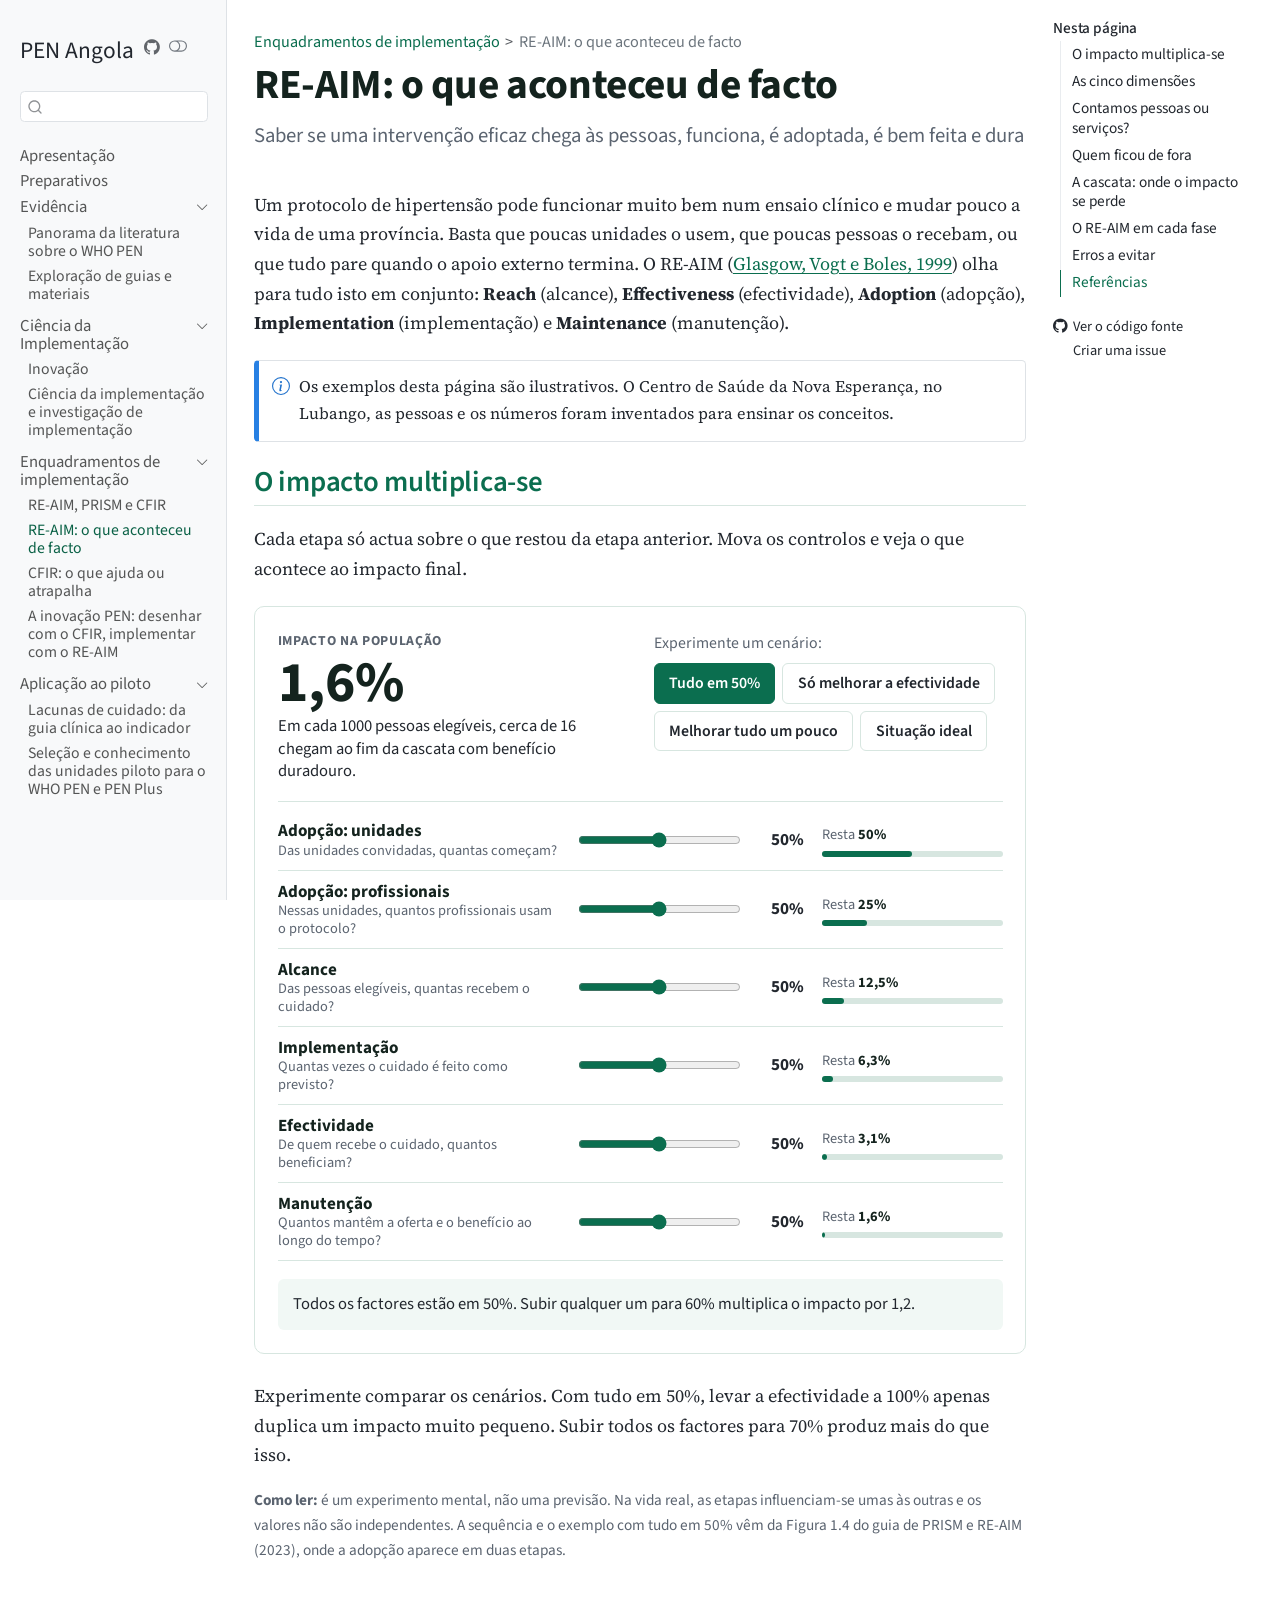
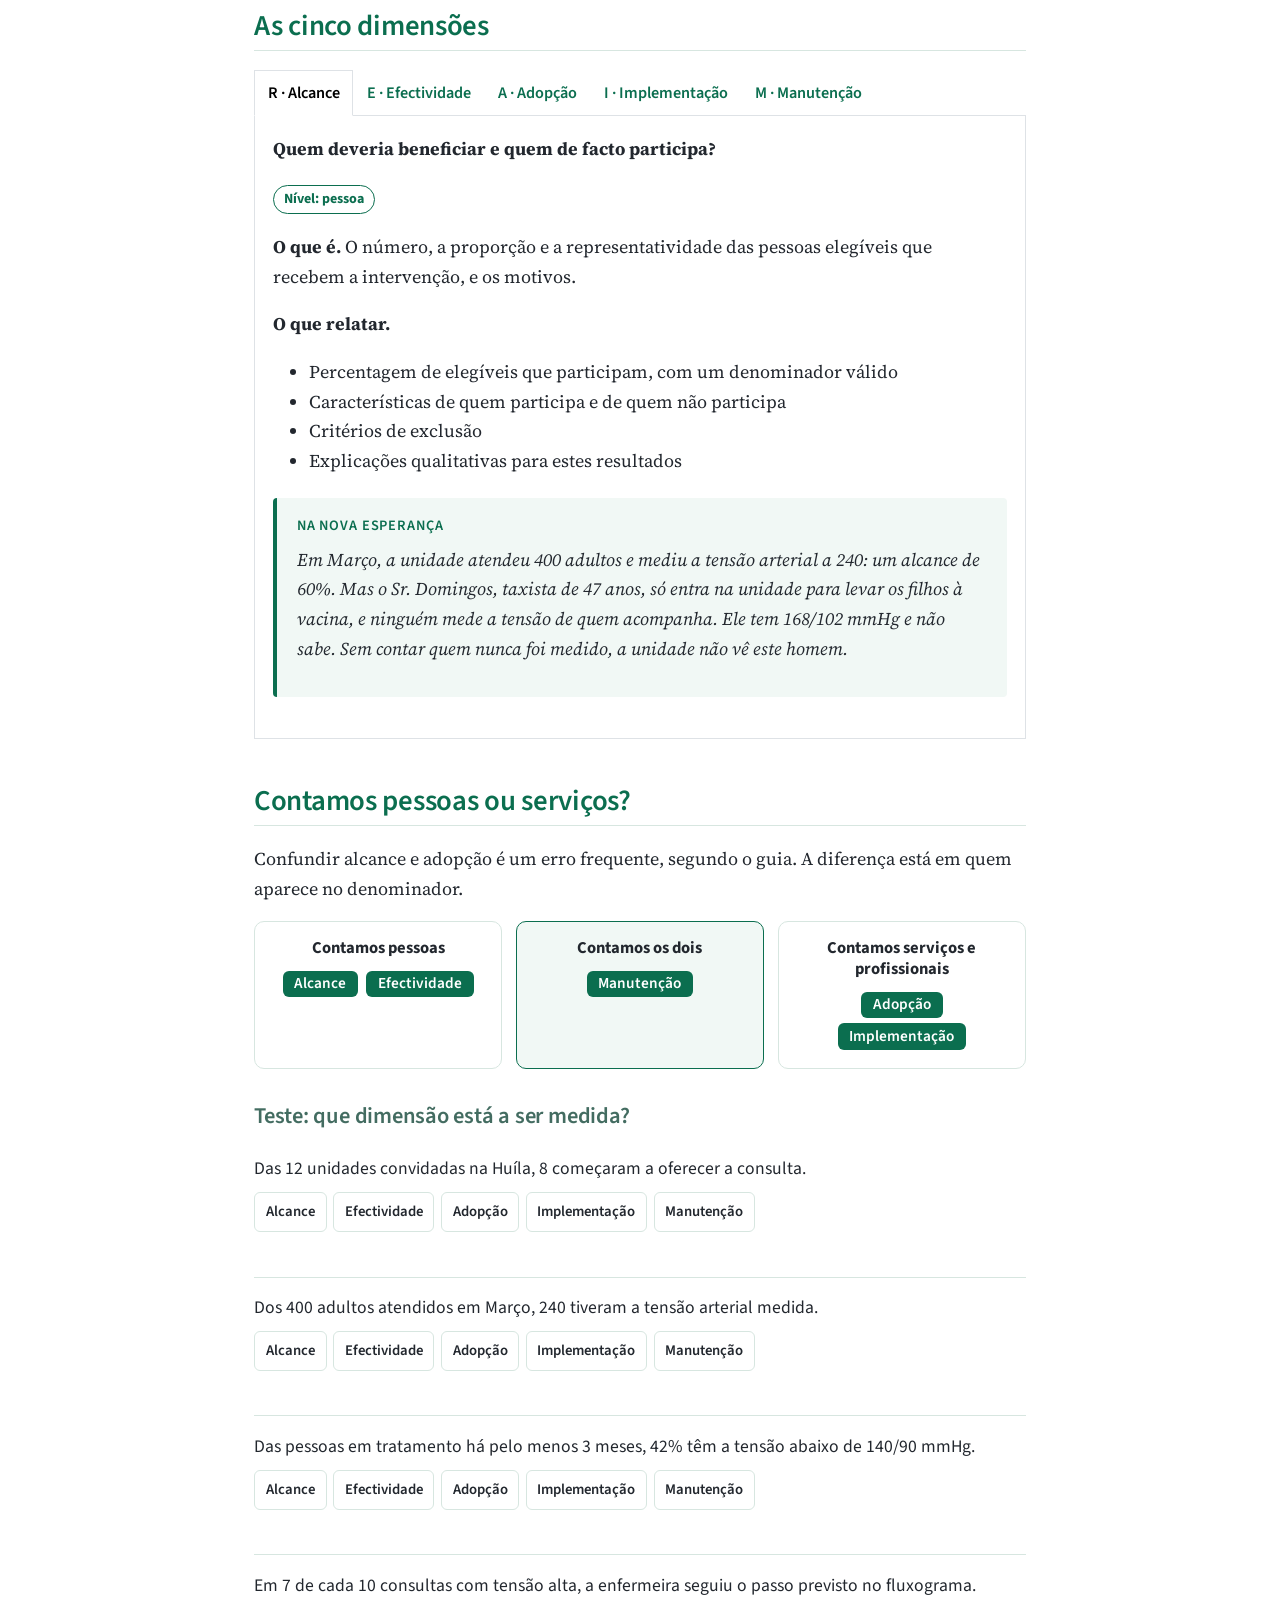
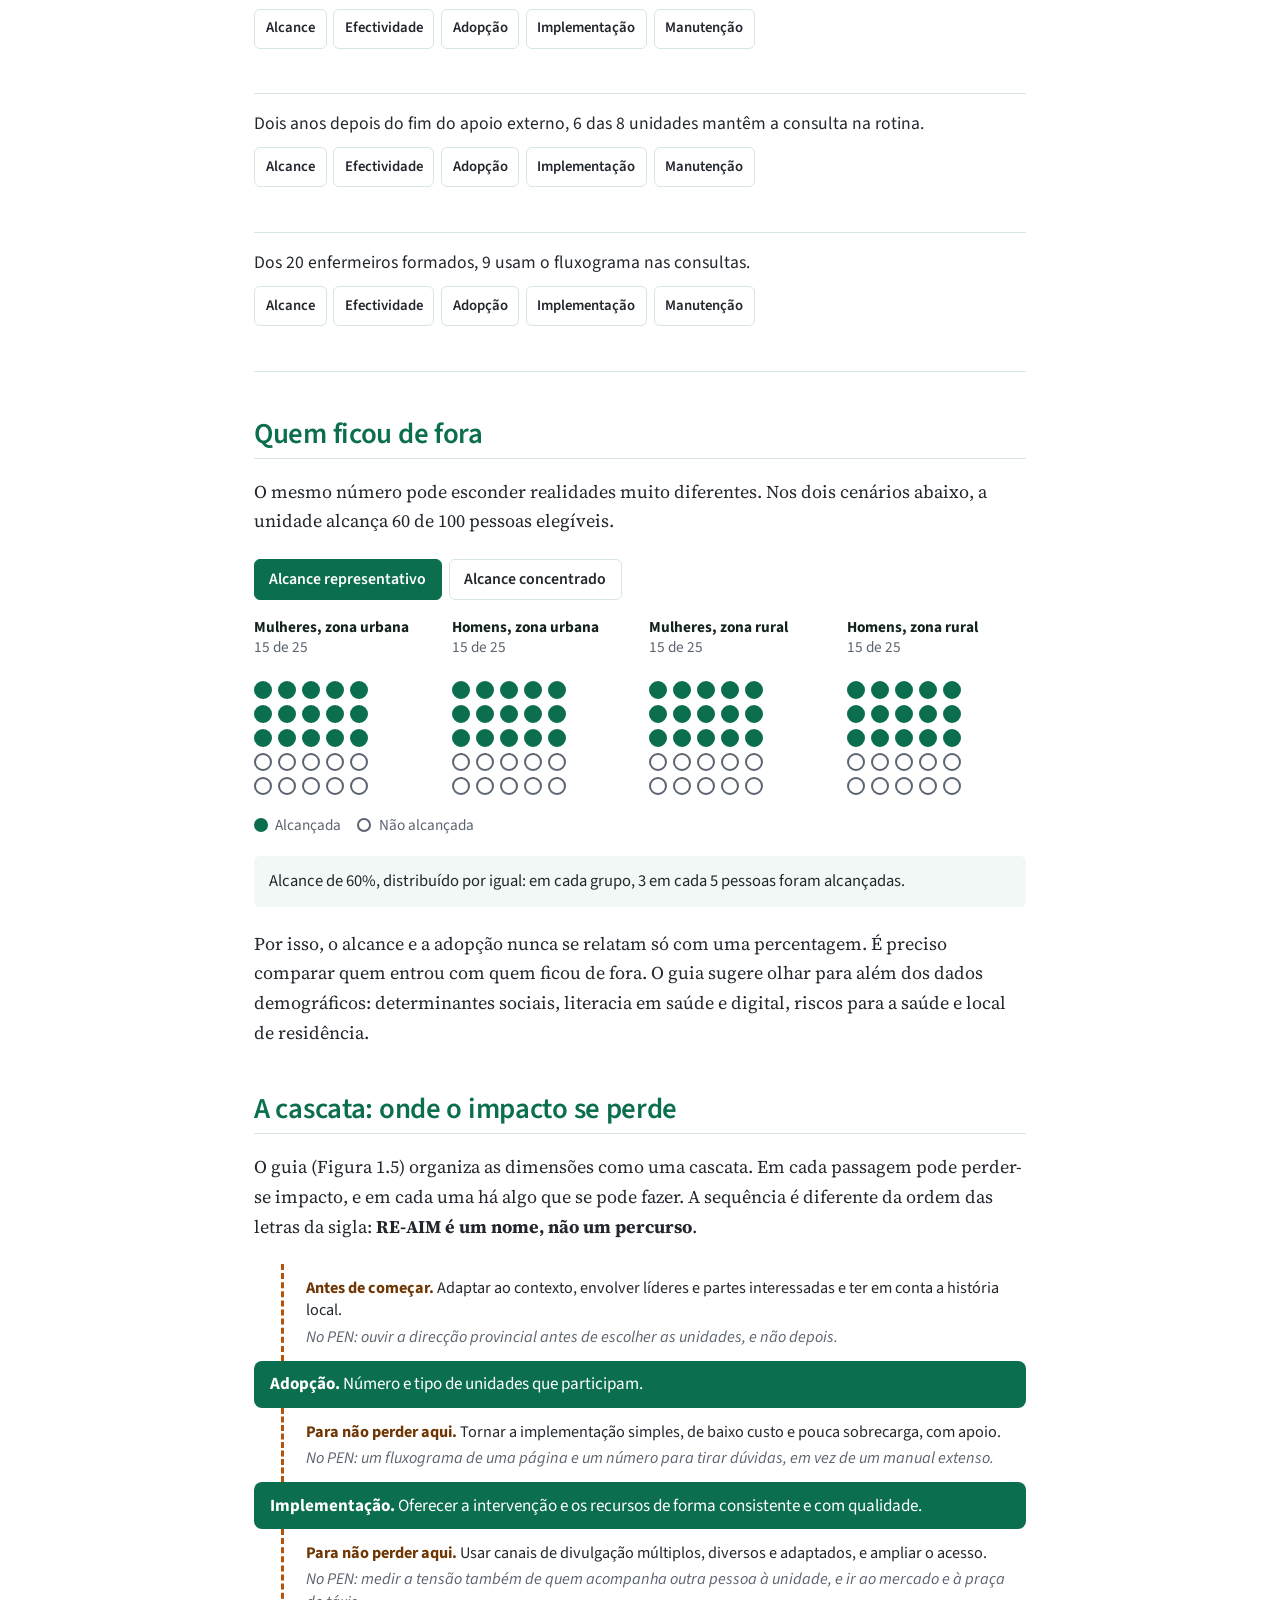
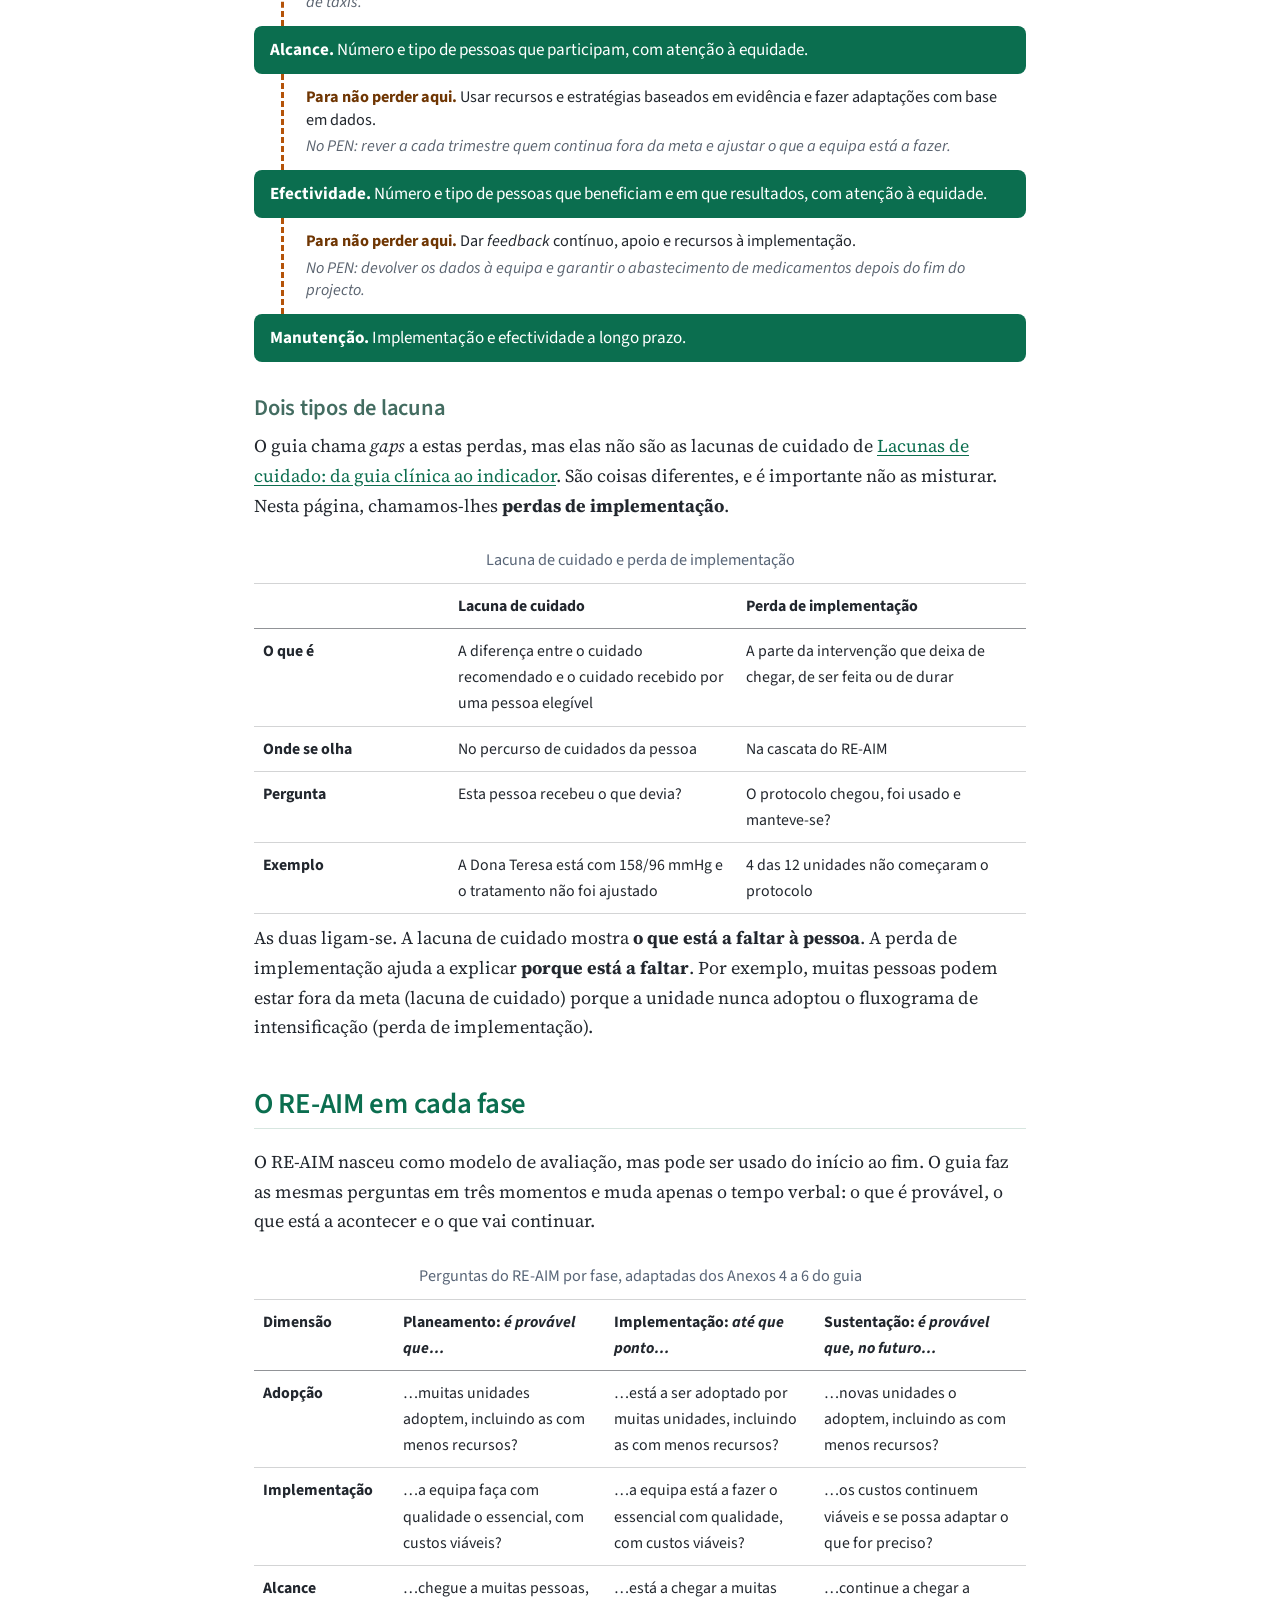
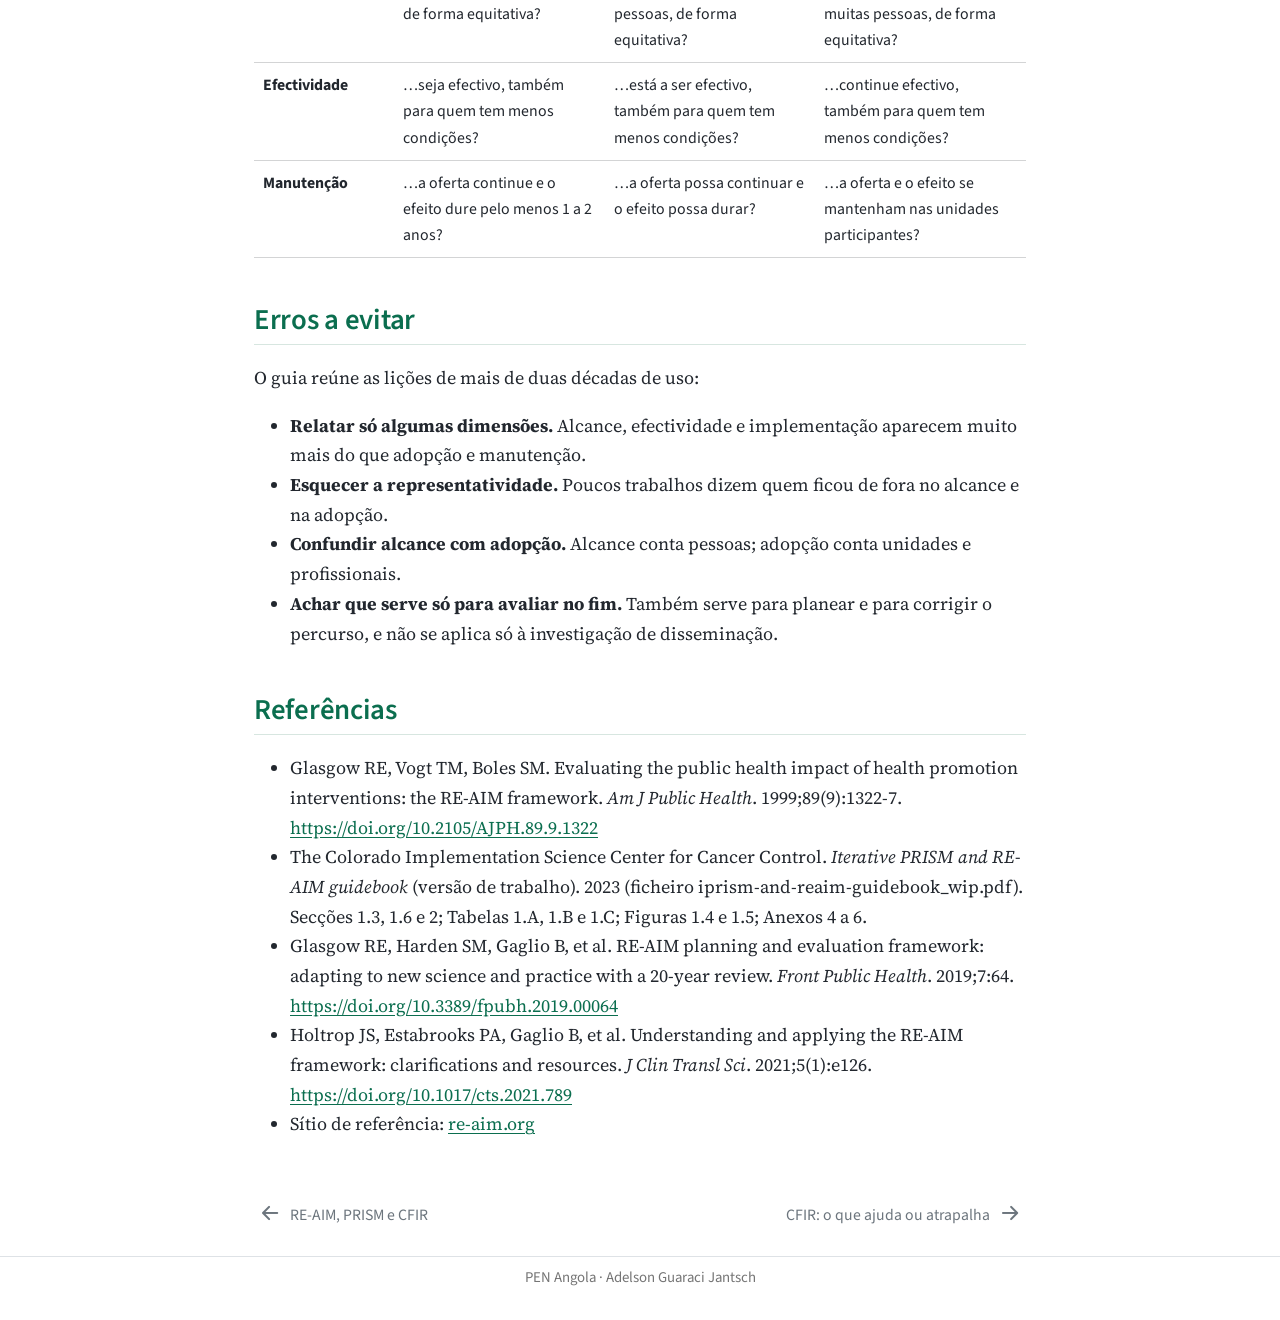
<file: reaim.html>
<!DOCTYPE html>
<html xmlns="http://www.w3.org/1999/xhtml" lang="pt" xml:lang="pt"><head>

<meta charset="utf-8">
<meta name="generator" content="quarto-1.6.42">

<meta name="viewport" content="width=device-width, initial-scale=1.0, user-scalable=yes">


<title>RE-AIM: o que aconteceu de facto – PEN Angola</title>
<style>
code{white-space: pre-wrap;}
span.smallcaps{font-variant: small-caps;}
div.columns{display: flex; gap: min(4vw, 1.5em);}
div.column{flex: auto; overflow-x: auto;}
div.hanging-indent{margin-left: 1.5em; text-indent: -1.5em;}
ul.task-list{list-style: none;}
ul.task-list li input[type="checkbox"] {
  width: 0.8em;
  margin: 0 0.8em 0.2em -1em; /* quarto-specific, see https://github.com/quarto-dev/quarto-cli/issues/4556 */ 
  vertical-align: middle;
}
</style>


<script src="site_libs/quarto-nav/quarto-nav.js"></script>
<script src="site_libs/quarto-nav/headroom.min.js"></script>
<script src="site_libs/clipboard/clipboard.min.js"></script>
<script src="site_libs/quarto-search/autocomplete.umd.js"></script>
<script src="site_libs/quarto-search/fuse.min.js"></script>
<script src="site_libs/quarto-search/quarto-search.js"></script>
<meta name="quarto:offset" content="./">
<link href="./cfir.html" rel="next">
<link href="./reaim-prism-cfir-pen-angola.html" rel="prev">
<script src="site_libs/quarto-html/quarto.js"></script>
<script src="site_libs/quarto-html/popper.min.js"></script>
<script src="site_libs/quarto-html/tippy.umd.min.js"></script>
<script src="site_libs/quarto-html/anchor.min.js"></script>
<link href="site_libs/quarto-html/tippy.css" rel="stylesheet">
<link href="site_libs/quarto-html/quarto-syntax-highlighting-4861398f4ea4dd5626286ff060da9aaa.css" rel="stylesheet" class="quarto-color-scheme" id="quarto-text-highlighting-styles">
<link href="site_libs/quarto-html/quarto-syntax-highlighting-dark-8ec700a41a46c83acda2eba9f9d2be0c.css" rel="prefetch" class="quarto-color-scheme quarto-color-alternate" id="quarto-text-highlighting-styles">
<script src="site_libs/bootstrap/bootstrap.min.js"></script>
<link href="site_libs/bootstrap/bootstrap-icons.css" rel="stylesheet">
<link href="site_libs/bootstrap/bootstrap-f7fa54daab96ddf3f471d8b822569a91.min.css" rel="stylesheet" append-hash="true" class="quarto-color-scheme" id="quarto-bootstrap" data-mode="light">
<link href="site_libs/bootstrap/bootstrap-dark-57233b4793763523764f64a2e98dc056.min.css" rel="prefetch" append-hash="true" class="quarto-color-scheme quarto-color-alternate" id="quarto-bootstrap" data-mode="dark">
<script id="quarto-search-options" type="application/json">{
  "location": "sidebar",
  "copy-button": false,
  "collapse-after": 3,
  "panel-placement": "start",
  "type": "textbox",
  "limit": 50,
  "keyboard-shortcut": [
    "f",
    "/",
    "s"
  ],
  "show-item-context": false,
  "language": {
    "search-no-results-text": "Nenhum resultado",
    "search-matching-documents-text": "documentos correspondentes",
    "search-copy-link-title": "Copiar link para a busca",
    "search-hide-matches-text": "Esconder correspondências adicionais",
    "search-more-match-text": "mais correspondência neste documento",
    "search-more-matches-text": "mais correspondências neste documento",
    "search-clear-button-title": "Limpar",
    "search-text-placeholder": "",
    "search-detached-cancel-button-title": "Cancelar",
    "search-submit-button-title": "Enviar",
    "search-label": "Procurar"
  }
}</script>
<style>html{ scroll-behavior: smooth; }</style>


</head>

<body class="nav-sidebar docked">

<div id="quarto-search-results"></div>
  <header id="quarto-header" class="headroom fixed-top">
  <nav class="quarto-secondary-nav">
    <div class="container-fluid d-flex">
      <button type="button" class="quarto-btn-toggle btn" data-bs-toggle="collapse" role="button" data-bs-target=".quarto-sidebar-collapse-item" aria-controls="quarto-sidebar" aria-expanded="false" aria-label="Alternar barra lateral" onclick="if (window.quartoToggleHeadroom) { window.quartoToggleHeadroom(); }">
        <i class="bi bi-layout-text-sidebar-reverse"></i>
      </button>
        <nav class="quarto-page-breadcrumbs" aria-label="breadcrumb"><ol class="breadcrumb"><li class="breadcrumb-item"><a href="./reaim-prism-cfir-pen-angola.html">Enquadramentos de implementação</a></li><li class="breadcrumb-item"><a href="./reaim.html"><span class="chapter-title">RE-AIM: o que aconteceu de facto</span></a></li></ol></nav>
        <a class="flex-grow-1" role="navigation" data-bs-toggle="collapse" data-bs-target=".quarto-sidebar-collapse-item" aria-controls="quarto-sidebar" aria-expanded="false" aria-label="Alternar barra lateral" onclick="if (window.quartoToggleHeadroom) { window.quartoToggleHeadroom(); }">      
        </a>
      <button type="button" class="btn quarto-search-button" aria-label="Procurar" onclick="window.quartoOpenSearch();">
        <i class="bi bi-search"></i>
      </button>
    </div>
  </nav>
</header>
<!-- content -->
<div id="quarto-content" class="quarto-container page-columns page-rows-contents page-layout-article">
<!-- sidebar -->
  <nav id="quarto-sidebar" class="sidebar collapse collapse-horizontal quarto-sidebar-collapse-item sidebar-navigation docked overflow-auto">
    <div class="pt-lg-2 mt-2 text-left sidebar-header">
    <div class="sidebar-title mb-0 py-0">
      <a href="./">PEN Angola</a> 
        <div class="sidebar-tools-main">
    <a href="https://github.com/filustrias/PEN_Angola" title="Código fonte" class="quarto-navigation-tool px-1" aria-label="Código fonte"><i class="bi bi-github"></i></a>
  <a href="" class="quarto-color-scheme-toggle quarto-navigation-tool  px-1" onclick="window.quartoToggleColorScheme(); return false;" title="Alternar modo escuro"><i class="bi"></i></a>
</div>
    </div>
      </div>
        <div class="mt-2 flex-shrink-0 align-items-center">
        <div class="sidebar-search">
        <div id="quarto-search" class="" title="Procurar"></div>
        </div>
        </div>
    <div class="sidebar-menu-container"> 
    <ul class="list-unstyled mt-1">
        <li class="sidebar-item">
  <div class="sidebar-item-container"> 
  <a href="./index.html" class="sidebar-item-text sidebar-link">
 <span class="menu-text">Apresentação</span></a>
  </div>
</li>
        <li class="sidebar-item">
  <div class="sidebar-item-container"> 
  <a href="./preparativos.html" class="sidebar-item-text sidebar-link"><span class="chapter-title">Preparativos</span></a>
  </div>
</li>
        <li class="sidebar-item sidebar-item-section">
      <div class="sidebar-item-container"> 
            <a class="sidebar-item-text sidebar-link text-start" data-bs-toggle="collapse" data-bs-target="#quarto-sidebar-section-1" role="navigation" aria-expanded="true">
 <span class="menu-text">Evidência</span></a>
          <a class="sidebar-item-toggle text-start" data-bs-toggle="collapse" data-bs-target="#quarto-sidebar-section-1" role="navigation" aria-expanded="true" aria-label="Alternar seção">
            <i class="bi bi-chevron-right ms-2"></i>
          </a> 
      </div>
      <ul id="quarto-sidebar-section-1" class="collapse list-unstyled sidebar-section depth1 show">  
          <li class="sidebar-item">
  <div class="sidebar-item-container"> 
  <a href="./panorama-literatura-pen.html" class="sidebar-item-text sidebar-link"><span class="chapter-title">Panorama da literatura sobre o WHO PEN</span></a>
  </div>
</li>
          <li class="sidebar-item">
  <div class="sidebar-item-container"> 
  <a href="./exploracao-guias-materiais.html" class="sidebar-item-text sidebar-link"><span class="chapter-title">Exploração de guias e materiais</span></a>
  </div>
</li>
      </ul>
  </li>
        <li class="sidebar-item sidebar-item-section">
      <div class="sidebar-item-container"> 
            <a class="sidebar-item-text sidebar-link text-start" data-bs-toggle="collapse" data-bs-target="#quarto-sidebar-section-2" role="navigation" aria-expanded="true">
 <span class="menu-text">Ciência da Implementação</span></a>
          <a class="sidebar-item-toggle text-start" data-bs-toggle="collapse" data-bs-target="#quarto-sidebar-section-2" role="navigation" aria-expanded="true" aria-label="Alternar seção">
            <i class="bi bi-chevron-right ms-2"></i>
          </a> 
      </div>
      <ul id="quarto-sidebar-section-2" class="collapse list-unstyled sidebar-section depth1 show">  
          <li class="sidebar-item">
  <div class="sidebar-item-container"> 
  <a href="./inovacao.html" class="sidebar-item-text sidebar-link"><span class="chapter-title">Inovação</span></a>
  </div>
</li>
          <li class="sidebar-item">
  <div class="sidebar-item-container"> 
  <a href="./ciencia-implementacao.html" class="sidebar-item-text sidebar-link"><span class="chapter-title">Ciência da implementação e investigação de implementação</span></a>
  </div>
</li>
      </ul>
  </li>
        <li class="sidebar-item sidebar-item-section">
      <div class="sidebar-item-container"> 
            <a class="sidebar-item-text sidebar-link text-start" data-bs-toggle="collapse" data-bs-target="#quarto-sidebar-section-3" role="navigation" aria-expanded="true">
 <span class="menu-text">Enquadramentos de implementação</span></a>
          <a class="sidebar-item-toggle text-start" data-bs-toggle="collapse" data-bs-target="#quarto-sidebar-section-3" role="navigation" aria-expanded="true" aria-label="Alternar seção">
            <i class="bi bi-chevron-right ms-2"></i>
          </a> 
      </div>
      <ul id="quarto-sidebar-section-3" class="collapse list-unstyled sidebar-section depth1 show">  
          <li class="sidebar-item">
  <div class="sidebar-item-container"> 
  <a href="./reaim-prism-cfir-pen-angola.html" class="sidebar-item-text sidebar-link"><span class="chapter-title">RE-AIM, PRISM e CFIR</span></a>
  </div>
</li>
          <li class="sidebar-item">
  <div class="sidebar-item-container"> 
  <a href="./reaim.html" class="sidebar-item-text sidebar-link active"><span class="chapter-title">RE-AIM: o que aconteceu de facto</span></a>
  </div>
</li>
          <li class="sidebar-item">
  <div class="sidebar-item-container"> 
  <a href="./cfir.html" class="sidebar-item-text sidebar-link"><span class="chapter-title">CFIR: o que ajuda ou atrapalha</span></a>
  </div>
</li>
          <li class="sidebar-item">
  <div class="sidebar-item-container"> 
  <a href="./cfir-reaim-desenho-pen.html" class="sidebar-item-text sidebar-link"><span class="chapter-title">A inovação PEN: desenhar com o CFIR, implementar com o RE-AIM</span></a>
  </div>
</li>
      </ul>
  </li>
        <li class="sidebar-item sidebar-item-section">
      <div class="sidebar-item-container"> 
            <a class="sidebar-item-text sidebar-link text-start" data-bs-toggle="collapse" data-bs-target="#quarto-sidebar-section-4" role="navigation" aria-expanded="true">
 <span class="menu-text">Aplicação ao piloto</span></a>
          <a class="sidebar-item-toggle text-start" data-bs-toggle="collapse" data-bs-target="#quarto-sidebar-section-4" role="navigation" aria-expanded="true" aria-label="Alternar seção">
            <i class="bi bi-chevron-right ms-2"></i>
          </a> 
      </div>
      <ul id="quarto-sidebar-section-4" class="collapse list-unstyled sidebar-section depth1 show">  
          <li class="sidebar-item">
  <div class="sidebar-item-container"> 
  <a href="./lacunas-de-cuidado-pen-angola.html" class="sidebar-item-text sidebar-link"><span class="chapter-title">Lacunas de cuidado: da guia clínica ao indicador</span></a>
  </div>
</li>
          <li class="sidebar-item">
  <div class="sidebar-item-container"> 
  <a href="./guiao-unidades-piloto.html" class="sidebar-item-text sidebar-link"><span class="chapter-title">Seleção e conhecimento das unidades piloto para o WHO PEN e PEN Plus</span></a>
  </div>
</li>
      </ul>
  </li>
    </ul>
    </div>
</nav>
<div id="quarto-sidebar-glass" class="quarto-sidebar-collapse-item" data-bs-toggle="collapse" data-bs-target=".quarto-sidebar-collapse-item"></div>
<!-- margin-sidebar -->
    <div id="quarto-margin-sidebar" class="sidebar margin-sidebar">
        <nav id="TOC" role="doc-toc" class="toc-active">
    <h2 id="toc-title">Nesta página</h2>
   
  <ul>
  <li><a href="#sec-reaim-simulador" id="toc-sec-reaim-simulador" class="nav-link active" data-scroll-target="#sec-reaim-simulador">O impacto multiplica-se</a></li>
  <li><a href="#sec-reaim-dimensoes" id="toc-sec-reaim-dimensoes" class="nav-link" data-scroll-target="#sec-reaim-dimensoes">As cinco dimensões</a></li>
  <li><a href="#sec-reaim-niveis" id="toc-sec-reaim-niveis" class="nav-link" data-scroll-target="#sec-reaim-niveis">Contamos pessoas ou serviços?</a>
  <ul class="collapse">
  <li><a href="#teste-que-dimensão-está-a-ser-medida" id="toc-teste-que-dimensão-está-a-ser-medida" class="nav-link" data-scroll-target="#teste-que-dimensão-está-a-ser-medida">Teste: que dimensão está a ser medida?</a></li>
  </ul></li>
  <li><a href="#sec-reaim-equidade" id="toc-sec-reaim-equidade" class="nav-link" data-scroll-target="#sec-reaim-equidade">Quem ficou de fora</a></li>
  <li><a href="#sec-reaim-cascata" id="toc-sec-reaim-cascata" class="nav-link" data-scroll-target="#sec-reaim-cascata">A cascata: onde o impacto se perde</a>
  <ul class="collapse">
  <li><a href="#dois-tipos-de-lacuna" id="toc-dois-tipos-de-lacuna" class="nav-link" data-scroll-target="#dois-tipos-de-lacuna">Dois tipos de lacuna</a></li>
  </ul></li>
  <li><a href="#sec-reaim-fases" id="toc-sec-reaim-fases" class="nav-link" data-scroll-target="#sec-reaim-fases">O RE-AIM em cada fase</a></li>
  <li><a href="#sec-reaim-erros" id="toc-sec-reaim-erros" class="nav-link" data-scroll-target="#sec-reaim-erros">Erros a evitar</a></li>
  <li><a href="#referências" id="toc-referências" class="nav-link" data-scroll-target="#referências">Referências</a></li>
  </ul>
<div class="toc-actions"><ul><li><a href="https://github.com/filustrias/PEN_Angola/blob/main/reaim.qmd" class="toc-action"><i class="bi bi-github"></i>Ver o código fonte</a></li><li><a href="https://github.com/filustrias/PEN_Angola/issues/new" class="toc-action"><i class="bi empty"></i>Criar uma issue</a></li></ul></div></nav>
    </div>
<!-- main -->
<main class="content" id="quarto-document-content">

<header id="title-block-header" class="quarto-title-block default"><nav class="quarto-page-breadcrumbs quarto-title-breadcrumbs d-none d-lg-block" aria-label="breadcrumb"><ol class="breadcrumb"><li class="breadcrumb-item"><a href="./reaim-prism-cfir-pen-angola.html">Enquadramentos de implementação</a></li><li class="breadcrumb-item"><a href="./reaim.html"><span class="chapter-title">RE-AIM: o que aconteceu de facto</span></a></li></ol></nav>
<div class="quarto-title">
<h1 class="title"><span id="sec-reaim" class="quarto-section-identifier"><span class="chapter-title">RE-AIM: o que aconteceu de facto</span></span></h1>
</div>



<div class="quarto-title-meta">

    
  
    
  </div>
  


</header>


<div class="chapter-subtitle">
<p>Saber se uma intervenção eficaz chega às pessoas, funciona, é adoptada, é bem feita e dura</p>
</div>
<p>Um protocolo de hipertensão pode funcionar muito bem num ensaio clínico e mudar pouco a vida de uma província. Basta que poucas unidades o usem, que poucas pessoas o recebam, ou que tudo pare quando o apoio externo termina. O RE-AIM (<a href="https://doi.org/10.2105/AJPH.89.9.1322">Glasgow, Vogt e Boles, 1999</a>) olha para tudo isto em conjunto: <strong>Reach</strong> (alcance), <strong>Effectiveness</strong> (efectividade), <strong>Adoption</strong> (adopção), <strong>Implementation</strong> (implementação) e <strong>Maintenance</strong> (manutenção).</p>
<div class="callout callout-style-simple callout-note">
<div class="callout-body d-flex">
<div class="callout-icon-container">
<i class="callout-icon"></i>
</div>
<div class="callout-body-container">
<p>Os exemplos desta página são ilustrativos. O Centro de Saúde da Nova Esperança, no Lubango, as pessoas e os números foram inventados para ensinar os conceitos.</p>
</div>
</div>
</div>
<section id="sec-reaim-simulador" class="level2">
<h2 class="anchored" data-anchor-id="sec-reaim-simulador">O impacto multiplica-se</h2>
<p>Cada etapa só actua sobre o que restou da etapa anterior. Mova os controlos e veja o que acontece ao impacto final.</p>
<div class="ra-sim" id="ra-sim">
  <div class="ra-sim-topo">
    <div class="ra-resultado" aria-live="polite">
      <p class="ra-resultado-rotulo">Impacto na população</p>
      <p class="ra-resultado-valor" id="ra-valor"></p>
      <p class="ra-resultado-frase" id="ra-frase"></p>
    </div>
    <div class="ra-cenarios">
      <p>Experimente um cenário:</p>
      <div role="group" aria-label="Cenários do simulador">
        <button type="button" data-cenario="guia">Tudo em 50%</button>
        <button type="button" data-cenario="efectividade">Só melhorar a efectividade</button>
        <button type="button" data-cenario="setenta">Melhorar tudo um pouco</button>
        <button type="button" data-cenario="ideal">Situação ideal</button>
      </div>
    </div>
  </div>
  <div class="ra-linhas" id="ra-linhas"></div>
  <p class="ra-leitura" id="ra-leitura"></p>
</div>
<p>Experimente comparar os cenários. Com tudo em 50%, levar a efectividade a 100% apenas duplica um impacto muito pequeno. Subir todos os factores para 70% produz mais do que isso.</p>
<div class="ra-nota">
<p><strong>Como ler:</strong> é um experimento mental, não uma previsão. Na vida real, as etapas influenciam-se umas às outras e os valores não são independentes. A sequência e o exemplo com tudo em 50% vêm da Figura 1.4 do guia de PRISM e RE-AIM (2023), onde a adopção aparece em duas etapas.</p>
</div>
</section>
<section id="sec-reaim-dimensoes" class="level2">
<h2 class="anchored" data-anchor-id="sec-reaim-dimensoes">As cinco dimensões</h2>
<div class="tabset-margin-container"></div><div class="panel-tabset ra-dimensoes">
<ul class="nav nav-tabs" role="tablist"><li class="nav-item" role="presentation"><a class="nav-link active" id="tabset-1-1-tab" data-bs-toggle="tab" data-bs-target="#tabset-1-1" role="tab" aria-controls="tabset-1-1" aria-selected="true" aria-current="page">R · Alcance</a></li><li class="nav-item" role="presentation"><a class="nav-link" id="tabset-1-2-tab" data-bs-toggle="tab" data-bs-target="#tabset-1-2" role="tab" aria-controls="tabset-1-2" aria-selected="false">E · Efectividade</a></li><li class="nav-item" role="presentation"><a class="nav-link" id="tabset-1-3-tab" data-bs-toggle="tab" data-bs-target="#tabset-1-3" role="tab" aria-controls="tabset-1-3" aria-selected="false">A · Adopção</a></li><li class="nav-item" role="presentation"><a class="nav-link" id="tabset-1-4-tab" data-bs-toggle="tab" data-bs-target="#tabset-1-4" role="tab" aria-controls="tabset-1-4" aria-selected="false">I · Implementação</a></li><li class="nav-item" role="presentation"><a class="nav-link" id="tabset-1-5-tab" data-bs-toggle="tab" data-bs-target="#tabset-1-5" role="tab" aria-controls="tabset-1-5" aria-selected="false">M · Manutenção</a></li></ul>
<div class="tab-content ra-dimensoes">
<div id="tabset-1-1" class="tab-pane active" role="tabpanel" aria-labelledby="tabset-1-1-tab">
<p><strong>Quem deveria beneficiar e quem de facto participa?</strong></p>
<p><span class="ra-nivel-etiqueta">Nível: pessoa</span></p>
<p><strong>O que é.</strong> O número, a proporção e a representatividade das pessoas elegíveis que recebem a intervenção, e os motivos.</p>
<p><strong>O que relatar.</strong></p>
<ul>
<li>Percentagem de elegíveis que participam, com um denominador válido</li>
<li>Características de quem participa e de quem não participa</li>
<li>Critérios de exclusão</li>
<li>Explicações qualitativas para estes resultados</li>
</ul>
<div class="callout-exemplo">
<div class="titulo">
Na Nova Esperança
</div>
<p><em>Em Março, a unidade atendeu 400 adultos e mediu a tensão arterial a 240: um alcance de 60%. Mas o Sr.&nbsp;Domingos, taxista de 47 anos, só entra na unidade para levar os filhos à vacina, e ninguém mede a tensão de quem acompanha. Ele tem 168/102 mmHg e não sabe. Sem contar quem nunca foi medido, a unidade não vê este homem.</em></p>
</div>
</div>
<div id="tabset-1-2" class="tab-pane" role="tabpanel" aria-labelledby="tabset-1-2-tab">
<p><strong>Qual é o principal benefício e qual é a probabilidade de efeitos negativos?</strong></p>
<p><span class="ra-nivel-etiqueta">Nível: pessoa</span></p>
<p><strong>O que é.</strong> O efeito nos resultados pretendidos, incluindo efeitos negativos, diferenças entre grupos, qualidade de vida e resultados económicos, e os motivos.</p>
<p><strong>O que relatar.</strong></p>
<ul>
<li>Resultados principais e secundários</li>
<li>Resultados mais amplos, como qualidade de vida e consequências não intencionais</li>
<li>Perdas de seguimento</li>
<li>Resultados por subgrupo</li>
<li>Explicações qualitativas para estes resultados</li>
</ul>
<div class="callout-exemplo">
<div class="titulo">
Na Nova Esperança
</div>
<p><em>A Dona Teresa, 58 anos, vendedora no mercado, passou de 164/98 para 132/84 mmHg em seis meses. Parece um sucesso, mas ela tem tonturas ao levantar-se e passou a faltar à banca. Na unidade, 52% das mulheres e só 31% dos homens em tratamento estão controlados. O número médio não contaria nenhuma destas histórias.</em></p>
</div>
</div>
<div id="tabset-1-3" class="tab-pane" role="tabpanel" aria-labelledby="tabset-1-3-tab">
<p><strong>Onde é aplicada e quem a aplica?</strong></p>
<p><span class="ra-nivel-etiqueta">Nível: unidade e equipa</span></p>
<p><strong>O que é.</strong> O número, a proporção e a representatividade das unidades e dos profissionais que começam a oferecer a intervenção, e os motivos.</p>
<p><strong>O que relatar.</strong></p>
<ul>
<li>Percentagem de unidades e profissionais abordados que aceitaram</li>
<li>Características de quem aceitou e de quem não aceitou, em cada nível</li>
<li>Critérios de exclusão</li>
<li>Explicações qualitativas para estes resultados</li>
</ul>
<div class="callout-exemplo">
<div class="titulo">
Na província
</div>
<p><em>Das 12 unidades convidadas na Huíla, 8 começaram: 67% de adopção. As 4 que ficaram de fora são as mais distantes, duas delas sem enfermeiro fixo. O resultado parece razoável, mas o PEN está a começar onde já havia mais condições. Saber porque estas 4 não começaram vale tanto como celebrar as outras 8.</em></p>
</div>
</div>
<div id="tabset-1-4" class="tab-pane" role="tabpanel" aria-labelledby="tabset-1-4-tab">
<p><strong>Como é feita, como foi adaptada, quanto custou e porque deu este resultado?</strong></p>
<p><span class="ra-nivel-etiqueta">Nível: unidade e equipa</span></p>
<p><strong>O que é.</strong> A fidelidade ao que estava previsto, as adaptações feitas, os custos e as razões dos resultados.</p>
<p><strong>O que relatar.</strong></p>
<ul>
<li>Consistência na realização da intervenção, entre profissionais e unidades</li>
<li>Adaptações: tipo, momento e motivo</li>
<li>Custos de implementação</li>
<li>Explicações qualitativas para estes resultados</li>
</ul>
<div class="callout-exemplo">
<div class="titulo">
Na Nova Esperança
</div>
<p><em>A enfermeira Marta conhece o fluxograma, mas em 3 de cada 10 consultas com tensão alta não ajusta o tratamento: a sala de espera está cheia. A equipa decide que o técnico de farmácia passa a medir a tensão antes da consulta. Isso é uma adaptação, e deve ficar registada: o que mudou, porquê e por quem.</em></p>
</div>
</div>
<div id="tabset-1-5" class="tab-pane" role="tabpanel" aria-labelledby="tabset-1-5-tab">
<p><strong>Por quanto tempo duraram os resultados e a oferta?</strong></p>
<p><span class="ra-nivel-etiqueta">Nível: pessoa e unidade</span></p>
<p><strong>O que é.</strong> Durante quanto tempo os resultados se mantêm nas pessoas e até que ponto a intervenção se torna parte da rotina do serviço. O guia indica pelo menos um ano e, de preferência, dois ou mais.</p>
<p><strong>O que relatar.</strong></p>
<ul>
<li>Resultados depois do fim do projecto financiado</li>
<li>Pessoa: efectividade a longo prazo, perdas de seguimento e diferenças de efeito</li>
<li>Serviço: continuidade da oferta e diferenças entre profissionais e unidades</li>
<li>Adaptações feitas depois do fim do projecto</li>
<li>Explicações qualitativas, incluindo o alinhamento com os objectivos do serviço</li>
</ul>
<div class="callout-exemplo">
<div class="titulo">
Dois anos depois
</div>
<p><em>O apoio externo terminou e a enfermeira Marta foi transferida. Como duas colegas tinham sido formadas e o fluxograma estava afixado, a consulta continua. Mas a amlodipina faltou durante 41 dias, e a Dona Teresa voltou a 158/96 mmHg. A unidade manteve a oferta; a pessoa não manteve o benefício. A manutenção tem de ser olhada nos dois níveis.</em></p>
</div>
</div>
</div>
</div>
</section>
<section id="sec-reaim-niveis" class="level2">
<h2 class="anchored" data-anchor-id="sec-reaim-niveis">Contamos pessoas ou serviços?</h2>
<p>Confundir alcance e adopção é um erro frequente, segundo o guia. A diferença está em quem aparece no denominador.</p>
<div class="ra-niveis">
<div class="ra-nivel">
<p><strong>Contamos pessoas</strong></p>
<p><span class="ra-chip">Alcance</span> <span class="ra-chip">Efectividade</span></p>
</div>
<div class="ra-nivel ra-nivel-ambos">
<p><strong>Contamos os dois</strong></p>
<p><span class="ra-chip">Manutenção</span></p>
</div>
<div class="ra-nivel">
<p><strong>Contamos serviços e profissionais</strong></p>
<p><span class="ra-chip">Adopção</span> <span class="ra-chip">Implementação</span></p>
</div>
</div>
<section id="teste-que-dimensão-está-a-ser-medida" class="level3">
<h3 class="anchored" data-anchor-id="teste-que-dimensão-está-a-ser-medida">Teste: que dimensão está a ser medida?</h3>
<div class="ra-teste" id="ra-teste"></div>
</section>
</section>
<section id="sec-reaim-equidade" class="level2">
<h2 class="anchored" data-anchor-id="sec-reaim-equidade">Quem ficou de fora</h2>
<p>O mesmo número pode esconder realidades muito diferentes. Nos dois cenários abaixo, a unidade alcança 60 de 100 pessoas elegíveis.</p>
<div class="ra-pessoas" id="ra-pessoas">
  <div class="ra-pessoas-botoes" role="group" aria-label="Cenário de alcance">
    <button type="button" data-distribuicao="representativo" aria-pressed="true">Alcance representativo</button>
    <button type="button" data-distribuicao="concentrado" aria-pressed="false">Alcance concentrado</button>
  </div>
  <div class="ra-grupos" id="ra-grupos"></div>
  <p class="ra-legenda"><span class="ra-ponto ra-ponto-sim"></span> Alcançada <span class="ra-ponto"></span> Não alcançada</p>
  <p class="ra-leitura" id="ra-pessoas-leitura" aria-live="polite"></p>
</div>
<p>Por isso, o alcance e a adopção nunca se relatam só com uma percentagem. É preciso comparar quem entrou com quem ficou de fora. O guia sugere olhar para além dos dados demográficos: determinantes sociais, literacia em saúde e digital, riscos para a saúde e local de residência.</p>
</section>
<section id="sec-reaim-cascata" class="level2">
<h2 class="anchored" data-anchor-id="sec-reaim-cascata">A cascata: onde o impacto se perde</h2>
<p>O guia (Figura 1.5) organiza as dimensões como uma cascata. Em cada passagem pode perder-se impacto, e em cada uma há algo que se pode fazer. A sequência é diferente da ordem das letras da sigla: <strong>RE-AIM é um nome, não um percurso</strong>.</p>
<div class="ra-cascata">
<div class="ra-alavanca">
<p><strong>Antes de começar.</strong> Adaptar ao contexto, envolver líderes e partes interessadas e ter em conta a história local.</p>
<p><em>No PEN: ouvir a direcção provincial antes de escolher as unidades, e não depois.</em></p>
</div>
<div class="ra-etapa">
<p><strong>Adopção.</strong> Número e tipo de unidades que participam.</p>
</div>
<div class="ra-alavanca">
<p><strong>Para não perder aqui.</strong> Tornar a implementação simples, de baixo custo e pouca sobrecarga, com apoio.</p>
<p><em>No PEN: um fluxograma de uma página e um número para tirar dúvidas, em vez de um manual extenso.</em></p>
</div>
<div class="ra-etapa">
<p><strong>Implementação.</strong> Oferecer a intervenção e os recursos de forma consistente e com qualidade.</p>
</div>
<div class="ra-alavanca">
<p><strong>Para não perder aqui.</strong> Usar canais de divulgação múltiplos, diversos e adaptados, e ampliar o acesso.</p>
<p><em>No PEN: medir a tensão também de quem acompanha outra pessoa à unidade, e ir ao mercado e à praça de táxis.</em></p>
</div>
<div class="ra-etapa">
<p><strong>Alcance.</strong> Número e tipo de pessoas que participam, com atenção à equidade.</p>
</div>
<div class="ra-alavanca">
<p><strong>Para não perder aqui.</strong> Usar recursos e estratégias baseados em evidência e fazer adaptações com base em dados.</p>
<p><em>No PEN: rever a cada trimestre quem continua fora da meta e ajustar o que a equipa está a fazer.</em></p>
</div>
<div class="ra-etapa">
<p><strong>Efectividade.</strong> Número e tipo de pessoas que beneficiam e em que resultados, com atenção à equidade.</p>
</div>
<div class="ra-alavanca">
<p><strong>Para não perder aqui.</strong> Dar <em>feedback</em> contínuo, apoio e recursos à implementação.</p>
<p><em>No PEN: devolver os dados à equipa e garantir o abastecimento de medicamentos depois do fim do projecto.</em></p>
</div>
<div class="ra-etapa">
<p><strong>Manutenção.</strong> Implementação e efectividade a longo prazo.</p>
</div>
</div>
<section id="dois-tipos-de-lacuna" class="level3">
<h3 class="anchored" data-anchor-id="dois-tipos-de-lacuna">Dois tipos de lacuna</h3>
<p>O guia chama <em>gaps</em> a estas perdas, mas elas não são as lacunas de cuidado de <a href="lacunas-de-cuidado-pen-angola.html" class="quarto-xref"><span>Lacunas de cuidado: da guia clínica ao indicador</span></a>. São coisas diferentes, e é importante não as misturar. Nesta página, chamamos-lhes <strong>perdas de implementação</strong>.</p>
<table class="tabela-compacta caption-top table">
<caption>Lacuna de cuidado e perda de implementação</caption>
<colgroup>
<col style="width: 25%">
<col style="width: 37%">
<col style="width: 37%">
</colgroup>
<thead>
<tr class="header">
<th style="text-align: left;"></th>
<th style="text-align: left;">Lacuna de cuidado</th>
<th style="text-align: left;">Perda de implementação</th>
</tr>
</thead>
<tbody>
<tr class="odd">
<td style="text-align: left;"><strong>O que é</strong></td>
<td style="text-align: left;">A diferença entre o cuidado recomendado e o cuidado recebido por uma pessoa elegível</td>
<td style="text-align: left;">A parte da intervenção que deixa de chegar, de ser feita ou de durar</td>
</tr>
<tr class="even">
<td style="text-align: left;"><strong>Onde se olha</strong></td>
<td style="text-align: left;">No percurso de cuidados da pessoa</td>
<td style="text-align: left;">Na cascata do RE-AIM</td>
</tr>
<tr class="odd">
<td style="text-align: left;"><strong>Pergunta</strong></td>
<td style="text-align: left;">Esta pessoa recebeu o que devia?</td>
<td style="text-align: left;">O protocolo chegou, foi usado e manteve-se?</td>
</tr>
<tr class="even">
<td style="text-align: left;"><strong>Exemplo</strong></td>
<td style="text-align: left;">A Dona Teresa está com 158/96 mmHg e o tratamento não foi ajustado</td>
<td style="text-align: left;">4 das 12 unidades não começaram o protocolo</td>
</tr>
</tbody>
</table>
<p>As duas ligam-se. A lacuna de cuidado mostra <strong>o que está a faltar à pessoa</strong>. A perda de implementação ajuda a explicar <strong>porque está a faltar</strong>. Por exemplo, muitas pessoas podem estar fora da meta (lacuna de cuidado) porque a unidade nunca adoptou o fluxograma de intensificação (perda de implementação).</p>
</section>
</section>
<section id="sec-reaim-fases" class="level2">
<h2 class="anchored" data-anchor-id="sec-reaim-fases">O RE-AIM em cada fase</h2>
<p>O RE-AIM nasceu como modelo de avaliação, mas pode ser usado do início ao fim. O guia faz as mesmas perguntas em três momentos e muda apenas o tempo verbal: o que é provável, o que está a acontecer e o que vai continuar.</p>
<table class="tabela-compacta caption-top table">
<caption>Perguntas do RE-AIM por fase, adaptadas dos Anexos 4 a 6 do guia</caption>
<colgroup>
<col style="width: 18%">
<col style="width: 27%">
<col style="width: 27%">
<col style="width: 27%">
</colgroup>
<thead>
<tr class="header">
<th style="text-align: left;">Dimensão</th>
<th style="text-align: left;">Planeamento: <em>é provável que…</em></th>
<th style="text-align: left;">Implementação: <em>até que ponto…</em></th>
<th style="text-align: left;">Sustentação: <em>é provável que, no futuro…</em></th>
</tr>
</thead>
<tbody>
<tr class="odd">
<td style="text-align: left;"><strong>Adopção</strong></td>
<td style="text-align: left;">…muitas unidades adoptem, incluindo as com menos recursos?</td>
<td style="text-align: left;">…está a ser adoptado por muitas unidades, incluindo as com menos recursos?</td>
<td style="text-align: left;">…novas unidades o adoptem, incluindo as com menos recursos?</td>
</tr>
<tr class="even">
<td style="text-align: left;"><strong>Implementação</strong></td>
<td style="text-align: left;">…a equipa faça com qualidade o essencial, com custos viáveis?</td>
<td style="text-align: left;">…a equipa está a fazer o essencial com qualidade, com custos viáveis?</td>
<td style="text-align: left;">…os custos continuem viáveis e se possa adaptar o que for preciso?</td>
</tr>
<tr class="odd">
<td style="text-align: left;"><strong>Alcance</strong></td>
<td style="text-align: left;">…chegue a muitas pessoas, de forma equitativa?</td>
<td style="text-align: left;">…está a chegar a muitas pessoas, de forma equitativa?</td>
<td style="text-align: left;">…continue a chegar a muitas pessoas, de forma equitativa?</td>
</tr>
<tr class="even">
<td style="text-align: left;"><strong>Efectividade</strong></td>
<td style="text-align: left;">…seja efectivo, também para quem tem menos condições?</td>
<td style="text-align: left;">…está a ser efectivo, também para quem tem menos condições?</td>
<td style="text-align: left;">…continue efectivo, também para quem tem menos condições?</td>
</tr>
<tr class="odd">
<td style="text-align: left;"><strong>Manutenção</strong></td>
<td style="text-align: left;">…a oferta continue e o efeito dure pelo menos 1 a 2 anos?</td>
<td style="text-align: left;">…a oferta possa continuar e o efeito possa durar?</td>
<td style="text-align: left;">…a oferta e o efeito se mantenham nas unidades participantes?</td>
</tr>
</tbody>
</table>
</section>
<section id="sec-reaim-erros" class="level2">
<h2 class="anchored" data-anchor-id="sec-reaim-erros">Erros a evitar</h2>
<p>O guia reúne as lições de mais de duas décadas de uso:</p>
<ul>
<li><strong>Relatar só algumas dimensões.</strong> Alcance, efectividade e implementação aparecem muito mais do que adopção e manutenção.</li>
<li><strong>Esquecer a representatividade.</strong> Poucos trabalhos dizem quem ficou de fora no alcance e na adopção.</li>
<li><strong>Confundir alcance com adopção.</strong> Alcance conta pessoas; adopção conta unidades e profissionais.</li>
<li><strong>Achar que serve só para avaliar no fim.</strong> Também serve para planear e para corrigir o percurso, e não se aplica só à investigação de disseminação.</li>
</ul>
<script src="infografico/reaim.js"></script>
</section>
<section id="referências" class="level2 unnumbered">
<h2 class="unnumbered anchored" data-anchor-id="referências">Referências</h2>
<ul>
<li>Glasgow RE, Vogt TM, Boles SM. Evaluating the public health impact of health promotion interventions: the RE-AIM framework. <em>Am J Public Health</em>. 1999;89(9):1322-7. <a href="https://doi.org/10.2105/AJPH.89.9.1322" class="uri">https://doi.org/10.2105/AJPH.89.9.1322</a></li>
<li>The Colorado Implementation Science Center for Cancer Control. <em>Iterative PRISM and RE-AIM guidebook</em> (versão de trabalho). 2023 (ficheiro iprism-and-reaim-guidebook_wip.pdf). Secções 1.3, 1.6 e 2; Tabelas 1.A, 1.B e 1.C; Figuras 1.4 e 1.5; Anexos 4 a 6.</li>
<li>Glasgow RE, Harden SM, Gaglio B, et al.&nbsp;RE-AIM planning and evaluation framework: adapting to new science and practice with a 20-year review. <em>Front Public Health</em>. 2019;7:64. <a href="https://doi.org/10.3389/fpubh.2019.00064" class="uri">https://doi.org/10.3389/fpubh.2019.00064</a></li>
<li>Holtrop JS, Estabrooks PA, Gaglio B, et al.&nbsp;Understanding and applying the RE-AIM framework: clarifications and resources. <em>J Clin Transl Sci</em>. 2021;5(1):e126. <a href="https://doi.org/10.1017/cts.2021.789" class="uri">https://doi.org/10.1017/cts.2021.789</a></li>
<li>Sítio de referência: <a href="https://re-aim.org/">re-aim.org</a></li>
</ul>


</section>

</main> <!-- /main -->
<script id="quarto-html-after-body" type="application/javascript">
window.document.addEventListener("DOMContentLoaded", function (event) {
  const toggleBodyColorMode = (bsSheetEl) => {
    const mode = bsSheetEl.getAttribute("data-mode");
    const bodyEl = window.document.querySelector("body");
    if (mode === "dark") {
      bodyEl.classList.add("quarto-dark");
      bodyEl.classList.remove("quarto-light");
    } else {
      bodyEl.classList.add("quarto-light");
      bodyEl.classList.remove("quarto-dark");
    }
  }
  const toggleBodyColorPrimary = () => {
    const bsSheetEl = window.document.querySelector("link#quarto-bootstrap");
    if (bsSheetEl) {
      toggleBodyColorMode(bsSheetEl);
    }
  }
  toggleBodyColorPrimary();  
  const disableStylesheet = (stylesheets) => {
    for (let i=0; i < stylesheets.length; i++) {
      const stylesheet = stylesheets[i];
      stylesheet.rel = 'prefetch';
    }
  }
  const enableStylesheet = (stylesheets) => {
    for (let i=0; i < stylesheets.length; i++) {
      const stylesheet = stylesheets[i];
      stylesheet.rel = 'stylesheet';
    }
  }
  const manageTransitions = (selector, allowTransitions) => {
    const els = window.document.querySelectorAll(selector);
    for (let i=0; i < els.length; i++) {
      const el = els[i];
      if (allowTransitions) {
        el.classList.remove('notransition');
      } else {
        el.classList.add('notransition');
      }
    }
  }
  const toggleGiscusIfUsed = (isAlternate, darkModeDefault) => {
    const baseTheme = document.querySelector('#giscus-base-theme')?.value ?? 'light';
    const alternateTheme = document.querySelector('#giscus-alt-theme')?.value ?? 'dark';
    let newTheme = '';
    if(darkModeDefault) {
      newTheme = isAlternate ? baseTheme : alternateTheme;
    } else {
      newTheme = isAlternate ? alternateTheme : baseTheme;
    }
    const changeGiscusTheme = () => {
      // From: https://github.com/giscus/giscus/issues/336
      const sendMessage = (message) => {
        const iframe = document.querySelector('iframe.giscus-frame');
        if (!iframe) return;
        iframe.contentWindow.postMessage({ giscus: message }, 'https://giscus.app');
      }
      sendMessage({
        setConfig: {
          theme: newTheme
        }
      });
    }
    const isGiscussLoaded = window.document.querySelector('iframe.giscus-frame') !== null;
    if (isGiscussLoaded) {
      changeGiscusTheme();
    }
  }
  const toggleColorMode = (alternate) => {
    // Switch the stylesheets
    const alternateStylesheets = window.document.querySelectorAll('link.quarto-color-scheme.quarto-color-alternate');
    manageTransitions('#quarto-margin-sidebar .nav-link', false);
    if (alternate) {
      enableStylesheet(alternateStylesheets);
      for (const sheetNode of alternateStylesheets) {
        if (sheetNode.id === "quarto-bootstrap") {
          toggleBodyColorMode(sheetNode);
        }
      }
    } else {
      disableStylesheet(alternateStylesheets);
      toggleBodyColorPrimary();
    }
    manageTransitions('#quarto-margin-sidebar .nav-link', true);
    // Switch the toggles
    const toggles = window.document.querySelectorAll('.quarto-color-scheme-toggle');
    for (let i=0; i < toggles.length; i++) {
      const toggle = toggles[i];
      if (toggle) {
        if (alternate) {
          toggle.classList.add("alternate");     
        } else {
          toggle.classList.remove("alternate");
        }
      }
    }
    // Hack to workaround the fact that safari doesn't
    // properly recolor the scrollbar when toggling (#1455)
    if (navigator.userAgent.indexOf('Safari') > 0 && navigator.userAgent.indexOf('Chrome') == -1) {
      manageTransitions("body", false);
      window.scrollTo(0, 1);
      setTimeout(() => {
        window.scrollTo(0, 0);
        manageTransitions("body", true);
      }, 40);  
    }
  }
  const isFileUrl = () => { 
    return window.location.protocol === 'file:';
  }
  const hasAlternateSentinel = () => {  
    let styleSentinel = getColorSchemeSentinel();
    if (styleSentinel !== null) {
      return styleSentinel === "alternate";
    } else {
      return false;
    }
  }
  const setStyleSentinel = (alternate) => {
    const value = alternate ? "alternate" : "default";
    if (!isFileUrl()) {
      window.localStorage.setItem("quarto-color-scheme", value);
    } else {
      localAlternateSentinel = value;
    }
  }
  const getColorSchemeSentinel = () => {
    if (!isFileUrl()) {
      const storageValue = window.localStorage.getItem("quarto-color-scheme");
      return storageValue != null ? storageValue : localAlternateSentinel;
    } else {
      return localAlternateSentinel;
    }
  }
  const darkModeDefault = false;
  let localAlternateSentinel = darkModeDefault ? 'alternate' : 'default';
  // Dark / light mode switch
  window.quartoToggleColorScheme = () => {
    // Read the current dark / light value 
    let toAlternate = !hasAlternateSentinel();
    toggleColorMode(toAlternate);
    setStyleSentinel(toAlternate);
    toggleGiscusIfUsed(toAlternate, darkModeDefault);
  };
  // Ensure there is a toggle, if there isn't float one in the top right
  if (window.document.querySelector('.quarto-color-scheme-toggle') === null) {
    const a = window.document.createElement('a');
    a.classList.add('top-right');
    a.classList.add('quarto-color-scheme-toggle');
    a.href = "";
    a.onclick = function() { try { window.quartoToggleColorScheme(); } catch {} return false; };
    const i = window.document.createElement("i");
    i.classList.add('bi');
    a.appendChild(i);
    window.document.body.appendChild(a);
  }
  // Switch to dark mode if need be
  if (hasAlternateSentinel()) {
    toggleColorMode(true);
  } else {
    toggleColorMode(false);
  }
  const icon = "";
  const anchorJS = new window.AnchorJS();
  anchorJS.options = {
    placement: 'right',
    icon: icon
  };
  anchorJS.add('.anchored');
  const isCodeAnnotation = (el) => {
    for (const clz of el.classList) {
      if (clz.startsWith('code-annotation-')) {                     
        return true;
      }
    }
    return false;
  }
  const onCopySuccess = function(e) {
    // button target
    const button = e.trigger;
    // don't keep focus
    button.blur();
    // flash "checked"
    button.classList.add('code-copy-button-checked');
    var currentTitle = button.getAttribute("title");
    button.setAttribute("title", "Copiada");
    let tooltip;
    if (window.bootstrap) {
      button.setAttribute("data-bs-toggle", "tooltip");
      button.setAttribute("data-bs-placement", "left");
      button.setAttribute("data-bs-title", "Copiada");
      tooltip = new bootstrap.Tooltip(button, 
        { trigger: "manual", 
          customClass: "code-copy-button-tooltip",
          offset: [0, -8]});
      tooltip.show();    
    }
    setTimeout(function() {
      if (tooltip) {
        tooltip.hide();
        button.removeAttribute("data-bs-title");
        button.removeAttribute("data-bs-toggle");
        button.removeAttribute("data-bs-placement");
      }
      button.setAttribute("title", currentTitle);
      button.classList.remove('code-copy-button-checked');
    }, 1000);
    // clear code selection
    e.clearSelection();
  }
  const getTextToCopy = function(trigger) {
      const codeEl = trigger.previousElementSibling.cloneNode(true);
      for (const childEl of codeEl.children) {
        if (isCodeAnnotation(childEl)) {
          childEl.remove();
        }
      }
      return codeEl.innerText;
  }
  const clipboard = new window.ClipboardJS('.code-copy-button:not([data-in-quarto-modal])', {
    text: getTextToCopy
  });
  clipboard.on('success', onCopySuccess);
  if (window.document.getElementById('quarto-embedded-source-code-modal')) {
    const clipboardModal = new window.ClipboardJS('.code-copy-button[data-in-quarto-modal]', {
      text: getTextToCopy,
      container: window.document.getElementById('quarto-embedded-source-code-modal')
    });
    clipboardModal.on('success', onCopySuccess);
  }
    var localhostRegex = new RegExp(/^(?:http|https):\/\/localhost\:?[0-9]*\//);
    var mailtoRegex = new RegExp(/^mailto:/);
      var filterRegex = new RegExp("^(?:http:|https:)\/\/filustrias\.github\.io\/PEN_Angola\/");
    var isInternal = (href) => {
        return filterRegex.test(href) || localhostRegex.test(href) || mailtoRegex.test(href);
    }
    // Inspect non-navigation links and adorn them if external
 	var links = window.document.querySelectorAll('a[href]:not(.nav-link):not(.navbar-brand):not(.toc-action):not(.sidebar-link):not(.sidebar-item-toggle):not(.pagination-link):not(.no-external):not([aria-hidden]):not(.dropdown-item):not(.quarto-navigation-tool):not(.about-link)');
    for (var i=0; i<links.length; i++) {
      const link = links[i];
      if (!isInternal(link.href)) {
        // undo the damage that might have been done by quarto-nav.js in the case of
        // links that we want to consider external
        if (link.dataset.originalHref !== undefined) {
          link.href = link.dataset.originalHref;
        }
          // target, if specified
          link.setAttribute("target", "_blank");
          if (link.getAttribute("rel") === null) {
            link.setAttribute("rel", "noopener");
          }
      }
    }
  function tippyHover(el, contentFn, onTriggerFn, onUntriggerFn) {
    const config = {
      allowHTML: true,
      maxWidth: 500,
      delay: 100,
      arrow: false,
      appendTo: function(el) {
          return el.parentElement;
      },
      interactive: true,
      interactiveBorder: 10,
      theme: 'quarto',
      placement: 'bottom-start',
    };
    if (contentFn) {
      config.content = contentFn;
    }
    if (onTriggerFn) {
      config.onTrigger = onTriggerFn;
    }
    if (onUntriggerFn) {
      config.onUntrigger = onUntriggerFn;
    }
    window.tippy(el, config); 
  }
      let selectedAnnoteEl;
      const selectorForAnnotation = ( cell, annotation) => {
        let cellAttr = 'data-code-cell="' + cell + '"';
        let lineAttr = 'data-code-annotation="' +  annotation + '"';
        const selector = 'span[' + cellAttr + '][' + lineAttr + ']';
        return selector;
      }
      const selectCodeLines = (annoteEl) => {
        const doc = window.document;
        const targetCell = annoteEl.getAttribute("data-target-cell");
        const targetAnnotation = annoteEl.getAttribute("data-target-annotation");
        const annoteSpan = window.document.querySelector(selectorForAnnotation(targetCell, targetAnnotation));
        const lines = annoteSpan.getAttribute("data-code-lines").split(",");
        const lineIds = lines.map((line) => {
          return targetCell + "-" + line;
        })
        let top = null;
        let height = null;
        let parent = null;
        if (lineIds.length > 0) {
            //compute the position of the single el (top and bottom and make a div)
            const el = window.document.getElementById(lineIds[0]);
            top = el.offsetTop;
            height = el.offsetHeight;
            parent = el.parentElement.parentElement;
          if (lineIds.length > 1) {
            const lastEl = window.document.getElementById(lineIds[lineIds.length - 1]);
            const bottom = lastEl.offsetTop + lastEl.offsetHeight;
            height = bottom - top;
          }
          if (top !== null && height !== null && parent !== null) {
            // cook up a div (if necessary) and position it 
            let div = window.document.getElementById("code-annotation-line-highlight");
            if (div === null) {
              div = window.document.createElement("div");
              div.setAttribute("id", "code-annotation-line-highlight");
              div.style.position = 'absolute';
              parent.appendChild(div);
            }
            div.style.top = top - 2 + "px";
            div.style.height = height + 4 + "px";
            div.style.left = 0;
            let gutterDiv = window.document.getElementById("code-annotation-line-highlight-gutter");
            if (gutterDiv === null) {
              gutterDiv = window.document.createElement("div");
              gutterDiv.setAttribute("id", "code-annotation-line-highlight-gutter");
              gutterDiv.style.position = 'absolute';
              const codeCell = window.document.getElementById(targetCell);
              const gutter = codeCell.querySelector('.code-annotation-gutter');
              gutter.appendChild(gutterDiv);
            }
            gutterDiv.style.top = top - 2 + "px";
            gutterDiv.style.height = height + 4 + "px";
          }
          selectedAnnoteEl = annoteEl;
        }
      };
      const unselectCodeLines = () => {
        const elementsIds = ["code-annotation-line-highlight", "code-annotation-line-highlight-gutter"];
        elementsIds.forEach((elId) => {
          const div = window.document.getElementById(elId);
          if (div) {
            div.remove();
          }
        });
        selectedAnnoteEl = undefined;
      };
        // Handle positioning of the toggle
    window.addEventListener(
      "resize",
      throttle(() => {
        elRect = undefined;
        if (selectedAnnoteEl) {
          selectCodeLines(selectedAnnoteEl);
        }
      }, 10)
    );
    function throttle(fn, ms) {
    let throttle = false;
    let timer;
      return (...args) => {
        if(!throttle) { // first call gets through
            fn.apply(this, args);
            throttle = true;
        } else { // all the others get throttled
            if(timer) clearTimeout(timer); // cancel #2
            timer = setTimeout(() => {
              fn.apply(this, args);
              timer = throttle = false;
            }, ms);
        }
      };
    }
      // Attach click handler to the DT
      const annoteDls = window.document.querySelectorAll('dt[data-target-cell]');
      for (const annoteDlNode of annoteDls) {
        annoteDlNode.addEventListener('click', (event) => {
          const clickedEl = event.target;
          if (clickedEl !== selectedAnnoteEl) {
            unselectCodeLines();
            const activeEl = window.document.querySelector('dt[data-target-cell].code-annotation-active');
            if (activeEl) {
              activeEl.classList.remove('code-annotation-active');
            }
            selectCodeLines(clickedEl);
            clickedEl.classList.add('code-annotation-active');
          } else {
            // Unselect the line
            unselectCodeLines();
            clickedEl.classList.remove('code-annotation-active');
          }
        });
      }
});
</script>
<nav class="page-navigation">
  <div class="nav-page nav-page-previous">
      <a href="./reaim-prism-cfir-pen-angola.html" class="pagination-link" aria-label="RE-AIM, PRISM e CFIR">
        <i class="bi bi-arrow-left-short"></i> <span class="nav-page-text"><span class="chapter-title">RE-AIM, PRISM e CFIR</span></span>
      </a>          
  </div>
  <div class="nav-page nav-page-next">
      <a href="./cfir.html" class="pagination-link" aria-label="CFIR: o que ajuda ou atrapalha">
        <span class="nav-page-text"><span class="chapter-title">CFIR: o que ajuda ou atrapalha</span></span> <i class="bi bi-arrow-right-short"></i>
      </a>
  </div>
</nav>
</div> <!-- /content -->
<footer class="footer">
  <div class="nav-footer">
    <div class="nav-footer-left">
      &nbsp;
    </div>   
    <div class="nav-footer-center">
<p>PEN Angola · Adelson Guaraci Jantsch</p>
<div class="toc-actions d-sm-block d-md-none"><ul><li><a href="https://github.com/filustrias/PEN_Angola/blob/main/reaim.qmd" class="toc-action"><i class="bi bi-github"></i>Ver o código fonte</a></li><li><a href="https://github.com/filustrias/PEN_Angola/issues/new" class="toc-action"><i class="bi empty"></i>Criar uma issue</a></li></ul></div></div>
    <div class="nav-footer-right">
      &nbsp;
    </div>
  </div>
</footer>




<script src="site_libs/quarto-html/zenscroll-min.js"></script>
</body></html>
</file>
<file: site_libs/quarto-html/tippy.css>
.tippy-box[data-animation=fade][data-state=hidden]{opacity:0}[data-tippy-root]{max-width:calc(100vw - 10px)}.tippy-box{position:relative;background-color:#333;color:#fff;border-radius:4px;font-size:14px;line-height:1.4;white-space:normal;outline:0;transition-property:transform,visibility,opacity}.tippy-box[data-placement^=top]>.tippy-arrow{bottom:0}.tippy-box[data-placement^=top]>.tippy-arrow:before{bottom:-7px;left:0;border-width:8px 8px 0;border-top-color:initial;transform-origin:center top}.tippy-box[data-placement^=bottom]>.tippy-arrow{top:0}.tippy-box[data-placement^=bottom]>.tippy-arrow:before{top:-7px;left:0;border-width:0 8px 8px;border-bottom-color:initial;transform-origin:center bottom}.tippy-box[data-placement^=left]>.tippy-arrow{right:0}.tippy-box[data-placement^=left]>.tippy-arrow:before{border-width:8px 0 8px 8px;border-left-color:initial;right:-7px;transform-origin:center left}.tippy-box[data-placement^=right]>.tippy-arrow{left:0}.tippy-box[data-placement^=right]>.tippy-arrow:before{left:-7px;border-width:8px 8px 8px 0;border-right-color:initial;transform-origin:center right}.tippy-box[data-inertia][data-state=visible]{transition-timing-function:cubic-bezier(.54,1.5,.38,1.11)}.tippy-arrow{width:16px;height:16px;color:#333}.tippy-arrow:before{content:"";position:absolute;border-color:transparent;border-style:solid}.tippy-content{position:relative;padding:5px 9px;z-index:1}
</file>
<file: site_libs/quarto-html/quarto-syntax-highlighting-4861398f4ea4dd5626286ff060da9aaa.css>
/* quarto syntax highlight colors */
:root {
  --quarto-hl-ot-color: #003B4F;
  --quarto-hl-at-color: #657422;
  --quarto-hl-ss-color: #20794D;
  --quarto-hl-an-color: #5E5E5E;
  --quarto-hl-fu-color: #4758AB;
  --quarto-hl-st-color: #20794D;
  --quarto-hl-cf-color: #003B4F;
  --quarto-hl-op-color: #5E5E5E;
  --quarto-hl-er-color: #AD0000;
  --quarto-hl-bn-color: #AD0000;
  --quarto-hl-al-color: #AD0000;
  --quarto-hl-va-color: #111111;
  --quarto-hl-bu-color: inherit;
  --quarto-hl-ex-color: inherit;
  --quarto-hl-pp-color: #AD0000;
  --quarto-hl-in-color: #5E5E5E;
  --quarto-hl-vs-color: #20794D;
  --quarto-hl-wa-color: #5E5E5E;
  --quarto-hl-do-color: #5E5E5E;
  --quarto-hl-im-color: #00769E;
  --quarto-hl-ch-color: #20794D;
  --quarto-hl-dt-color: #AD0000;
  --quarto-hl-fl-color: #AD0000;
  --quarto-hl-co-color: #5E5E5E;
  --quarto-hl-cv-color: #5E5E5E;
  --quarto-hl-cn-color: #8f5902;
  --quarto-hl-sc-color: #5E5E5E;
  --quarto-hl-dv-color: #AD0000;
  --quarto-hl-kw-color: #003B4F;
}

/* other quarto variables */
:root {
  --quarto-font-monospace: "JetBrains Mono", Consolas, monospace;
}

pre > code.sourceCode > span {
  color: #003B4F;
}

code span {
  color: #003B4F;
}

code.sourceCode > span {
  color: #003B4F;
}

div.sourceCode,
div.sourceCode pre.sourceCode {
  color: #003B4F;
}

code span.ot {
  color: #003B4F;
  font-style: inherit;
}

code span.at {
  color: #657422;
  font-style: inherit;
}

code span.ss {
  color: #20794D;
  font-style: inherit;
}

code span.an {
  color: #5E5E5E;
  font-style: inherit;
}

code span.fu {
  color: #4758AB;
  font-style: inherit;
}

code span.st {
  color: #20794D;
  font-style: inherit;
}

code span.cf {
  color: #003B4F;
  font-weight: bold;
  font-style: inherit;
}

code span.op {
  color: #5E5E5E;
  font-style: inherit;
}

code span.er {
  color: #AD0000;
  font-style: inherit;
}

code span.bn {
  color: #AD0000;
  font-style: inherit;
}

code span.al {
  color: #AD0000;
  font-style: inherit;
}

code span.va {
  color: #111111;
  font-style: inherit;
}

code span.bu {
  font-style: inherit;
}

code span.ex {
  font-style: inherit;
}

code span.pp {
  color: #AD0000;
  font-style: inherit;
}

code span.in {
  color: #5E5E5E;
  font-style: inherit;
}

code span.vs {
  color: #20794D;
  font-style: inherit;
}

code span.wa {
  color: #5E5E5E;
  font-style: italic;
}

code span.do {
  color: #5E5E5E;
  font-style: italic;
}

code span.im {
  color: #00769E;
  font-style: inherit;
}

code span.ch {
  color: #20794D;
  font-style: inherit;
}

code span.dt {
  color: #AD0000;
  font-style: inherit;
}

code span.fl {
  color: #AD0000;
  font-style: inherit;
}

code span.co {
  color: #5E5E5E;
  font-style: inherit;
}

code span.cv {
  color: #5E5E5E;
  font-style: italic;
}

code span.cn {
  color: #8f5902;
  font-style: inherit;
}

code span.sc {
  color: #5E5E5E;
  font-style: inherit;
}

code span.dv {
  color: #AD0000;
  font-style: inherit;
}

code span.kw {
  color: #003B4F;
  font-weight: bold;
  font-style: inherit;
}

.prevent-inlining {
  content: "</";
}

/*# sourceMappingURL=5c33beeef6db645b246270ea40814a8d.css.map */
</file>
<file: site_libs/quarto-html/quarto-syntax-highlighting-dark-8ec700a41a46c83acda2eba9f9d2be0c.css>
/* quarto syntax highlight colors */
:root {
  --quarto-hl-al-color: #f07178;
  --quarto-hl-an-color: #d4d0ab;
  --quarto-hl-at-color: #00e0e0;
  --quarto-hl-bn-color: #d4d0ab;
  --quarto-hl-bu-color: #abe338;
  --quarto-hl-ch-color: #abe338;
  --quarto-hl-co-color: #f8f8f2;
  --quarto-hl-cv-color: #ffd700;
  --quarto-hl-cn-color: #ffd700;
  --quarto-hl-cf-color: #ffa07a;
  --quarto-hl-dt-color: #ffa07a;
  --quarto-hl-dv-color: #d4d0ab;
  --quarto-hl-do-color: #f8f8f2;
  --quarto-hl-er-color: #f07178;
  --quarto-hl-ex-color: #00e0e0;
  --quarto-hl-fl-color: #d4d0ab;
  --quarto-hl-fu-color: #ffa07a;
  --quarto-hl-im-color: #abe338;
  --quarto-hl-in-color: #d4d0ab;
  --quarto-hl-kw-color: #ffa07a;
  --quarto-hl-op-color: #ffa07a;
  --quarto-hl-ot-color: #00e0e0;
  --quarto-hl-pp-color: #dcc6e0;
  --quarto-hl-re-color: #00e0e0;
  --quarto-hl-sc-color: #abe338;
  --quarto-hl-ss-color: #abe338;
  --quarto-hl-st-color: #abe338;
  --quarto-hl-va-color: #00e0e0;
  --quarto-hl-vs-color: #abe338;
  --quarto-hl-wa-color: #dcc6e0;
}

/* other quarto variables */
:root {
  --quarto-font-monospace: "JetBrains Mono", Consolas, monospace;
}

code span.al {
  background-color: #2a0f15;
  font-weight: bold;
  color: #f07178;
}

code span.an {
  color: #d4d0ab;
}

code span.at {
  color: #00e0e0;
}

code span.bn {
  color: #d4d0ab;
}

code span.bu {
  color: #abe338;
}

code span.ch {
  color: #abe338;
}

code span.co {
  font-style: italic;
  color: #f8f8f2;
}

code span.cv {
  color: #ffd700;
}

code span.cn {
  color: #ffd700;
}

code span.cf {
  font-weight: bold;
  color: #ffa07a;
}

code span.dt {
  color: #ffa07a;
}

code span.dv {
  color: #d4d0ab;
}

code span.do {
  color: #f8f8f2;
}

code span.er {
  color: #f07178;
  text-decoration: underline;
}

code span.ex {
  font-weight: bold;
  color: #00e0e0;
}

code span.fl {
  color: #d4d0ab;
}

code span.fu {
  color: #ffa07a;
}

code span.im {
  color: #abe338;
}

code span.in {
  color: #d4d0ab;
}

code span.kw {
  font-weight: bold;
  color: #ffa07a;
}

pre > code.sourceCode > span {
  color: #f8f8f2;
}

code span {
  color: #f8f8f2;
}

code.sourceCode > span {
  color: #f8f8f2;
}

div.sourceCode,
div.sourceCode pre.sourceCode {
  color: #f8f8f2;
}

code span.op {
  color: #ffa07a;
}

code span.ot {
  color: #00e0e0;
}

code span.pp {
  color: #dcc6e0;
}

code span.re {
  background-color: #f8f8f2;
  color: #00e0e0;
}

code span.sc {
  color: #abe338;
}

code span.ss {
  color: #abe338;
}

code span.st {
  color: #abe338;
}

code span.va {
  color: #00e0e0;
}

code span.vs {
  color: #abe338;
}

code span.wa {
  color: #dcc6e0;
}

.prevent-inlining {
  content: "</";
}

/*# sourceMappingURL=f03e1f199e2a87dfd0864eb641e05d42.css.map */
</file>
